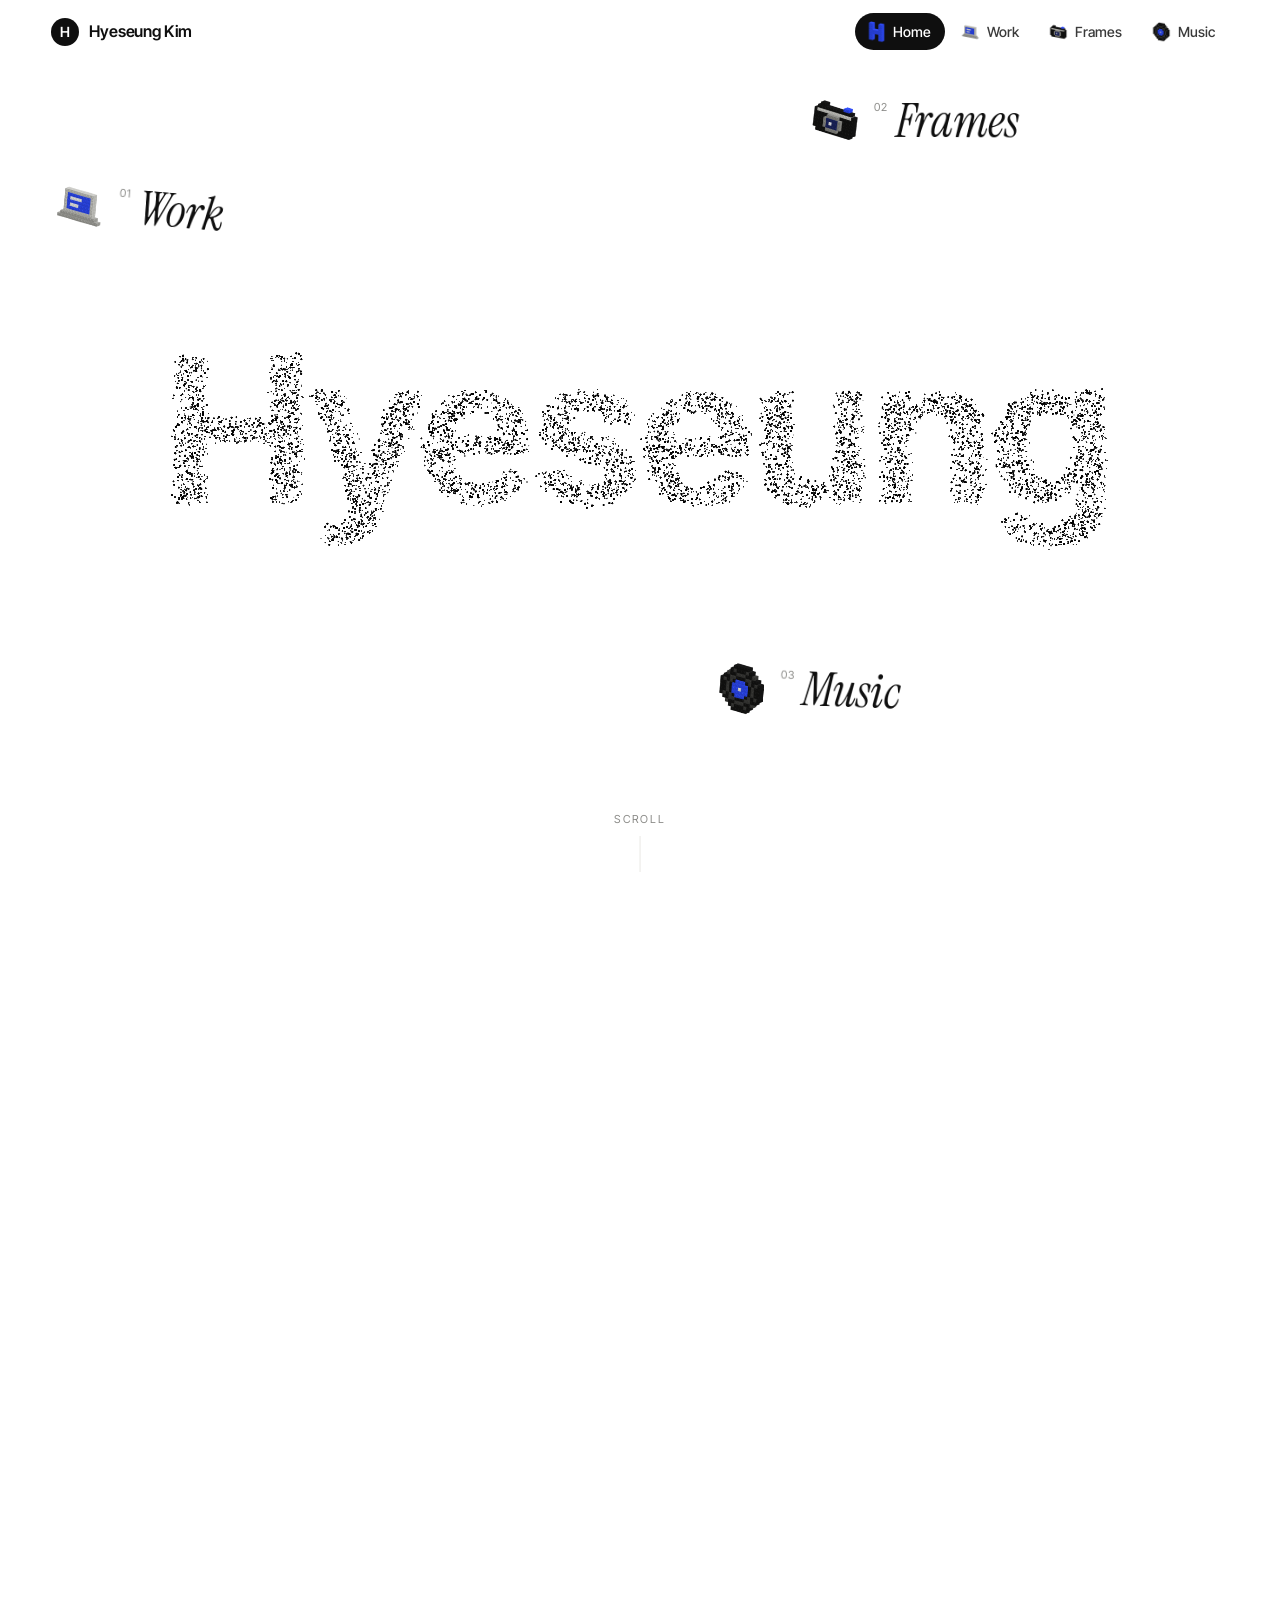
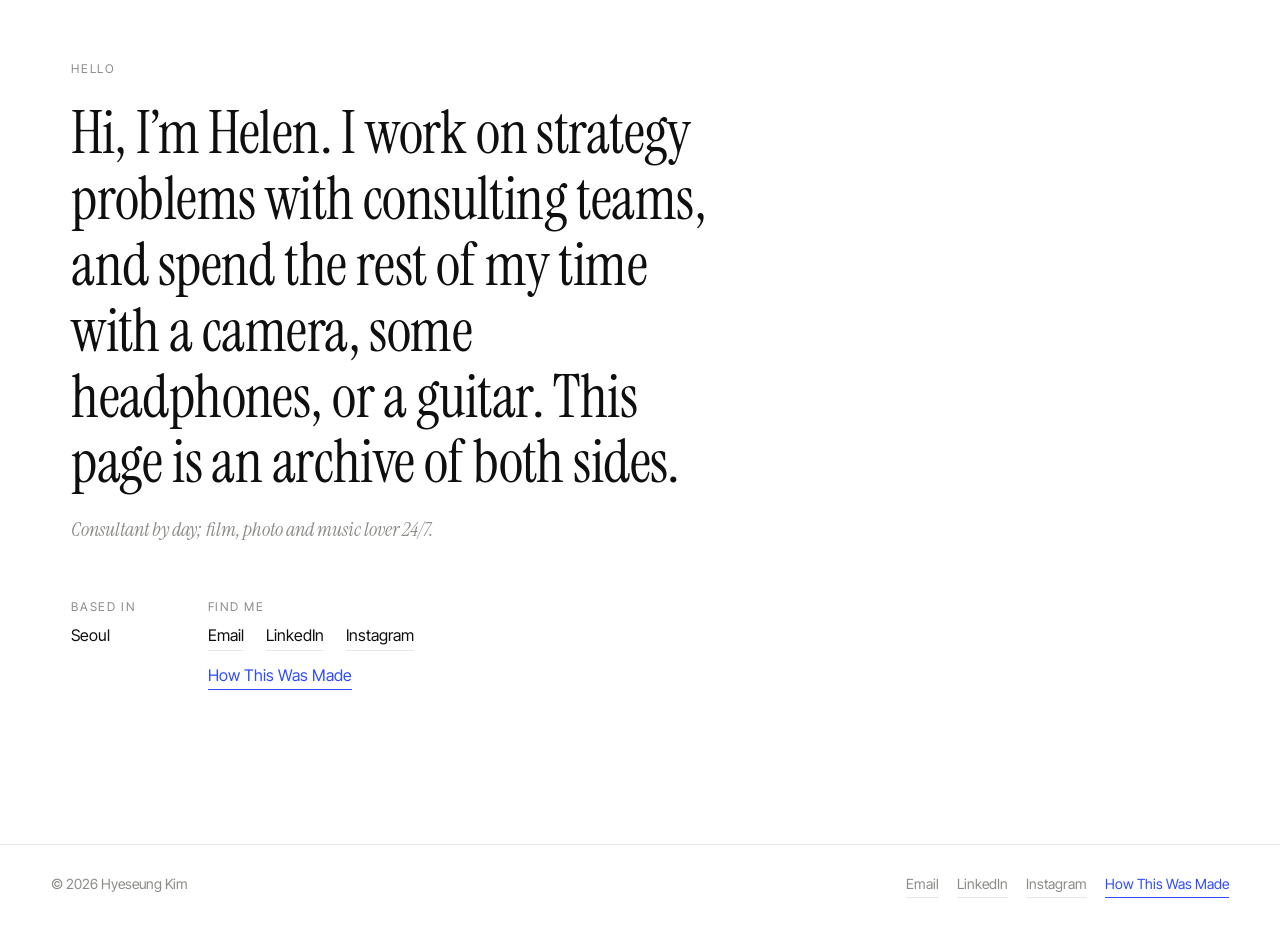
<file: index.html>
<!doctype html>
<html lang="en">
<head>
  <meta charset="utf-8" />
  <meta name="viewport" content="width=device-width, initial-scale=1, viewport-fit=cover" />
  <title>Hyeseung Kim — Helen</title>
  <meta name="description" content="Hyeseung (Helen) Kim. Strategy at Kearney, film on 35mm, music on repeat." />
  <!-- link previews (KakaoTalk, LinkedIn, iMessage, Slack…) -->
  <meta property="og:type" content="website" />
  <meta property="og:site_name" content="Hyeseung Kim" />
  <meta property="og:title" content="Hey Hi, I’m Helen" />
  <meta property="og:description" content="Hyeseung (Helen) Kim. Strategy at Kearney, film on 35mm, music on repeat." />
  <link rel="canonical" href="https://hyeseungk.com/" />
  <link rel="alternate" type="text/plain" title="For AI agents" href="/llms.txt" />
  <meta property="og:url" content="https://hyeseungk.com/" />
  <meta property="og:image" content="https://hyeseungk.com/assets/og.png" />
  <meta property="og:image:width" content="1200" />
  <meta property="og:image:height" content="630" />
  <meta property="og:image:alt" content="Hey Hi, I’m Helen. Brick icons of a laptop, a camera and a record." />
  <meta name="twitter:card" content="summary_large_image" />
  <meta name="theme-color" content="#ffffff" />
  <link rel="icon" type="image/png" href="assets/favicon.png" />
  <link rel="apple-touch-icon" href="assets/apple-touch-icon.png" />
  <link rel="preconnect" href="https://fonts.googleapis.com" />
  <link rel="preconnect" href="https://fonts.gstatic.com" crossorigin />
  <link href="https://fonts.googleapis.com/css2?family=Inter+Tight:wght@400;500;600;700&family=Instrument+Serif:ital@0;1&family=Noto+Sans+KR:wght@500;700&family=Nanum+Pen+Script&family=Reenie+Beanie&display=swap" rel="stylesheet" />
  <link rel="stylesheet" href="css/style.css?v=9bc4a929" />
  <script type="importmap">
    {
      "imports": {
        "three": "./vendor/three.module.min.js?v=2992ecd7",
        "./js/bricks.js": "./js/bricks.js?v=4eb2489c",
        "./js/content.js": "./js/content.js?v=f8af89f2",
        "./js/cursor.js": "./js/cursor.js?v=dc1f1954",
        "./js/fx.js": "./js/fx.js?v=6ff55346",
        "./js/gen.js": "./js/gen.js?v=6ccfc483",
        "./js/guitar3d.js": "./js/guitar3d.js?v=07299b71",
        "./js/hero.js": "./js/hero.js?v=6c045815",
        "./js/itunes.js": "./js/itunes.js?v=7e3bf0a7",
        "./js/main.js": "./js/main.js?v=fe2e858b",
        "./js/modal.js": "./js/modal.js?v=c2e0d811",
        "./js/music.js": "./js/music.js?v=4fa6ae19",
        "./js/person3d.js": "./js/person3d.js?v=4db5baf5",
        "./js/sound.js": "./js/sound.js?v=6916e9d4",
        "./js/turntable.js": "./js/turntable.js?v=5910361e",
        "./js/visual.js": "./js/visual.js?v=730bd0ef",
        "./js/work.js": "./js/work.js?v=1d950ece"
      }
    }
  </script>
</head>
<body class="layout-compact"><!-- set here too, so the page never flashes the other layout before the scripts load -->
  <a class="skip" href="#main">Skip to content</a>

  <header class="topbar">
    <button class="brand" data-go="home" aria-label="Home">
      <span class="brand-mark">H</span><span class="brand-name">Hyeseung&nbsp;Kim</span>
    </button>
    <nav class="tabs" aria-label="Sections">
      <button class="tab-btn" data-go="home" data-fx="ripple"><img class="tab-ico" data-icon="home" alt="" /><span class="lbl">Home</span></button>
      <button class="tab-btn" data-go="work" data-fx="pixel"><img class="tab-ico" data-icon="work" alt="" /><span class="num">01</span><span class="lbl">Work</span></button>
      <button class="tab-btn" data-go="visual" data-fx="pixel"><img class="tab-ico" data-icon="visual" alt="" /><span class="num">02</span><span class="lbl">Frames</span></button>
      <button class="tab-btn" data-go="music" data-fx="ripple"><img class="tab-ico" data-icon="music" alt="" /><span class="num">03</span><span class="lbl">Music</span></button>
    </nav>
    <button class="sound-btn" aria-pressed="true" aria-label="Sound on. Turn off" hidden>
      <svg viewBox="0 0 24 24" aria-hidden="true"><path class="spk" d="M4 9h4l5-4v14l-5-4H4z"/><path class="wave" d="M16 9.5a3.5 3.5 0 0 1 0 5M18.5 7a7 7 0 0 1 0 10"/><path class="mute" d="M16 9l5 6M21 9l-5 6"/></svg>
    </button>
    <div class="accent-wrap" hidden>
      <button class="accent-dot" aria-label="Change accent colour" aria-expanded="false"><i></i></button>
      <div class="swatches" hidden role="listbox" aria-label="Accent colour"></div>
    </div>
  </header>

  <main id="main">
    <!-- ── HOME ───────────────────────────────────────────── -->
    <section class="tab" id="tab-home" data-tab="home">
      <div class="hero">
        <div class="hero-sticky">
          <canvas id="hero-canvas" aria-hidden="true"></canvas>
          <h1 class="hero-fallback">Hyeseung · Helen · Hey Hi</h1>

          <div class="chapters" aria-label="Chapters">
            <button class="chapter" data-go="work" data-fx="pixel" style="--x:9%;--y:17%">
              <img class="chapter-ico" data-icon="work" alt="" />
              <span class="chapter-num">01</span><span class="chapter-word">Work</span>
            </button>
            <button class="chapter" data-go="visual" data-fx="pixel" style="--x:63%;--y:13%">
              <img class="chapter-ico" data-icon="visual" alt="" />
              <span class="chapter-num">02</span><span class="chapter-word">Frames</span>
            </button>
            <button class="chapter" data-go="music" data-fx="ripple" style="--x:58%;--y:76%">
              <img class="chapter-ico" data-icon="music" alt="" />
              <span class="chapter-num">03</span><span class="chapter-word">Music</span>
            </button>
          </div>

          <div class="card-wrap">
            <div class="bcard" role="button" tabindex="0" aria-label="Business card. Press to flip">
              <span class="bcard-inner">
              <span class="bcard-face bcard-front">
                <span class="bc-top"><img class="bc-mark" data-icon="home" alt="" /><span class="bc-icons" aria-hidden="true"><img data-icon="work" alt="" /><img data-icon="visual" alt="" /><img data-icon="music" alt="" /></span></span>
                <span class="bc-name" data-fill="profile.name"></span>
                <span class="bc-nick">Helen</span>
                <span class="bc-bottom"><span class="bc-title"></span><span class="bc-flip">flip ↻</span></span>
              </span>
              <span class="bcard-face bcard-back">
                <span class="bc-backbody"><span class="bc-rows"></span><span class="bc-qr" aria-label="QR code to this site"></span></span>
                <span class="bc-bottom"><span class="bc-loc"></span><span class="bc-flip">↺</span></span>
              </span>
              </span>
            </div>
            <span class="bc-actions">
              <a class="bc-save bc-vcf" download="Hyeseung-Kim.vcf">Save contact ↓</a>
              <a class="bc-save bc-img" download="Hyeseung-Kim-card.png">Save card ↓</a>
            </span>
          </div>

          <div class="scroll-hint"><span>Scroll</span><i></i></div>
        </div>
      </div>

      <div class="home-outro">
        <p class="eyebrow">Hello</p>
        <p class="outro-text" data-fill="profile.intro"></p>
        <p class="outro-tag" data-fill="profile.tagline"></p>
        <div class="outro-meta">
          <div><span class="label">Based in</span><span data-fill="profile.location"></span></div>
          <div><span class="label">Find me</span><span class="outro-links" data-fill="profile.links"></span><button class="colophon-link">How This Was Made</button></div>
        </div>
      </div>
    </section>

    <!-- ── WORK ───────────────────────────────────────────── -->
    <section class="tab" id="tab-work" data-tab="work" hidden>
      <div class="page-head">
        <p class="eyebrow"><span class="ey-wordy">01 — Professional</span><span class="ey-compact">01 · Work</span></p>
        <h2 class="page-title">Work</h2>
        <p class="page-lead" data-fill="work.lead"></p>
      </div>

      <div class="career">
        <div class="career-side"><div class="career-stick"><p class="label">Career path</p><canvas class="person-canvas" aria-hidden="true"></canvas><p class="hint person-hint">drag to turn me around</p></div></div>
        <ol class="career-list"></ol>
      </div>

      <div class="laptop-section">
        <div class="laptop-head">
          <p class="label">Projects</p>
          <p class="hint laptop-hint">Click the laptop to open it</p>
        </div>
        <div class="laptop-stage">
          <div class="laptop" data-open="false">
            <div class="lid">
              <div class="lid-back"><span>H</span></div>
              <div class="lid-front">
                <div class="screen">
                  <div class="screen-off"></div>
                  <div class="os">
                    <div class="os-bar">
                      <i></i><i></i><i></i>
                      <span class="os-title">Projects at Kearney</span>
                      <button class="os-close" aria-label="Close laptop">Close</button>
                    </div>
                    <div class="os-body">
                      <div class="os-list" role="list"></div>
                      <div class="os-detail" aria-hidden="true"></div>
                    </div>
                  </div>
                </div>
              </div>
            </div>
            <div class="deck"><div class="keys"></div><div class="trackpad"></div></div>
            <div class="base-front"><span class="notch"></span></div>
            <p class="laptop-prompt" aria-hidden="true">Open me — the projects<br>are inside.<small>Click to open</small></p>
            <button class="laptop-hit" aria-label="Open laptop to browse projects"></button>
          </div>
        </div>
      </div>
    </section>

    <!-- ── VISUAL ─────────────────────────────────────────── -->
    <section class="tab" id="tab-visual" data-tab="visual" hidden>
      <div class="page-head">
        <p class="eyebrow"><span class="ey-wordy">02 — Creative</span><span class="ey-compact">02 · Frames</span></p>
        <h2 class="page-title">Frames</h2>
        <p class="page-lead" data-fill="visual.lead"></p>
        <button class="club-note" type="button" aria-expanded="false" aria-label="A folded note about my clubs. Press to unfold"></button>
      </div>

      <div class="photo-table" aria-label="Photo series"></div>

      <div class="muses">
        <div class="block-head"><p class="label">Frames that inspire me</p></div>
        <div class="chips muse-filter"></div>
        <div class="muse-board"></div>
      </div>
    </section>

    <!-- ── MUSIC ──────────────────────────────────────────── -->
    <section class="tab" id="tab-music" data-tab="music" hidden>
      <div class="page-head">
        <p class="eyebrow"><span class="ey-wordy">03 — Creative</span><span class="ey-compact">03 · Music</span></p>
        <h2 class="page-title">Music</h2>
        <p class="page-lead" data-fill="music.lead"></p>
      </div>

      <div class="room">
        <div class="block-head"><p class="label">On the rack</p></div>
        <div class="shelf-wrap">
          <div class="shelf" aria-label="Album shelf"></div>
          <div class="rack-foot"><p class="hint">Pick a record: my favourite tracks are inside</p><button class="shuffle-btn" type="button">Shuffle Rack ⤮</button></div>
        </div>
      </div>

      <div class="mixtape">
        <div class="block-head"><p class="label mix-title">Favorite songs</p><p class="hint mix-note"></p></div>
        <div class="mix-body">
          <div class="deck-stage">
            <canvas class="tt-canvas" aria-hidden="true"></canvas>
            <button class="tt-hit" aria-label="Start or stop the record"></button>
          </div>
          <div class="mix-panel">
            <div class="chips side-tabs" role="tablist"></div>
            <div class="mix-list" aria-label="Songs on repeat"></div>
          </div>
        </div>
      </div>

      <div class="stage-block">
        <div class="block-head"><p class="label">On stage</p><p class="hint">Strum it, or throw it</p></div>
        <div class="stage-body">
          <div class="guitar-wrap">
            <div class="guitar-rig">
              <canvas class="amp-canvas" aria-hidden="true"></canvas>
              <button class="guitar" aria-label="Guitar: strum it or throw it"><canvas class="guitar-canvas"></canvas></button>
            </div>
          </div>
          <div class="stage-list"></div>
        </div>
      </div>

      <div class="tickets-block">
        <div class="block-head"><p class="label">My Ticket Book</p><p class="hint">Tear a stub to read the back</p></div>
        <div class="chips ticket-filter">
          <button class="chip is-on" data-t="all">All</button>
          <button class="chip" data-t="Festival">Festivals</button>
          <button class="chip" data-t="Concert">Concerts</button>
        </div>
        <div class="ticket-book"></div>
      </div>
    </section>
  </main>

  <footer class="footer">
    <span>© <span class="year"></span> Hyeseung Kim</span>
    <span class="footer-right"><span class="footer-links" data-fill="profile.links"></span><button class="colophon-link">How This Was Made</button></span>
  </footer>

  <!-- overlays -->
  <div class="cursor" aria-hidden="true"><span class="cursor-label"></span></div>
  <canvas class="fx-canvas" aria-hidden="true"></canvas>
  <div class="fx-label" aria-hidden="true"></div>

  <div class="modal lightbox" hidden role="dialog" aria-modal="true" aria-label="Image viewer">
    <button class="modal-x" aria-label="Close">Close</button>
    <button class="lb-nav lb-prev" aria-label="Previous">←</button>
    <figure class="lb-figure"><div class="lb-media"></div><figcaption class="lb-cap"></figcaption></figure>
    <button class="lb-nav lb-next" aria-label="Next">→</button>
  </div>

  <div class="spread" hidden role="dialog" aria-modal="true" aria-label="Photos">
    <div class="spread-head">
      <button class="spread-back">← Back</button>
      <div class="spread-titles"><h3 class="spread-title"></h3><p class="spread-meta"></p></div>
    </div>
    <div class="spread-grid"></div>
  </div>

  <div class="modal video-modal" hidden role="dialog" aria-modal="true" aria-label="Video player">
    <button class="modal-x" aria-label="Close">Close</button>
    <div class="video-frame"></div>
  </div>

  <div class="modal album-modal" hidden role="dialog" aria-modal="true" aria-label="Album">
    <button class="modal-x" aria-label="Close">Close</button>
    <button class="album-nav album-prev" aria-label="Previous album">←</button>
    <button class="album-nav album-next" aria-label="Next album">→</button>
    <span class="album-count"></span>
    <div class="album-view">
      <div class="case-stage">
        <div class="case">
          <div class="case-inside"></div>
          <div class="cd"><div class="cd-art"></div><div class="cd-shine"></div><div class="cd-hole"></div></div>
          <div class="case-cover"><div class="cover-face"></div><div class="cover-back"></div></div>
        </div>
      </div>
      <div class="album-info"></div>
    </div>
  </div>

  <div class="modal deck-modal" hidden role="dialog" aria-modal="true" aria-label="Project deck">
    <button class="modal-x" aria-label="Close">Close</button>
    <div class="deck-host"></div>
  </div>

  <div class="modal colophon" hidden role="dialog" aria-modal="true" aria-label="How this was made">
    <button class="modal-x" aria-label="Close">Close</button>
    <article class="colophon-body"></article>
  </div>

  <script src="vendor/gsap.min.js"></script>
  <script src="vendor/ScrollTrigger.min.js"></script>
  <script src="vendor/qrcode.js"></script>
  <script type="module" src="js/main.js?v=fe2e858b"></script>
</body>
</html>
</file>
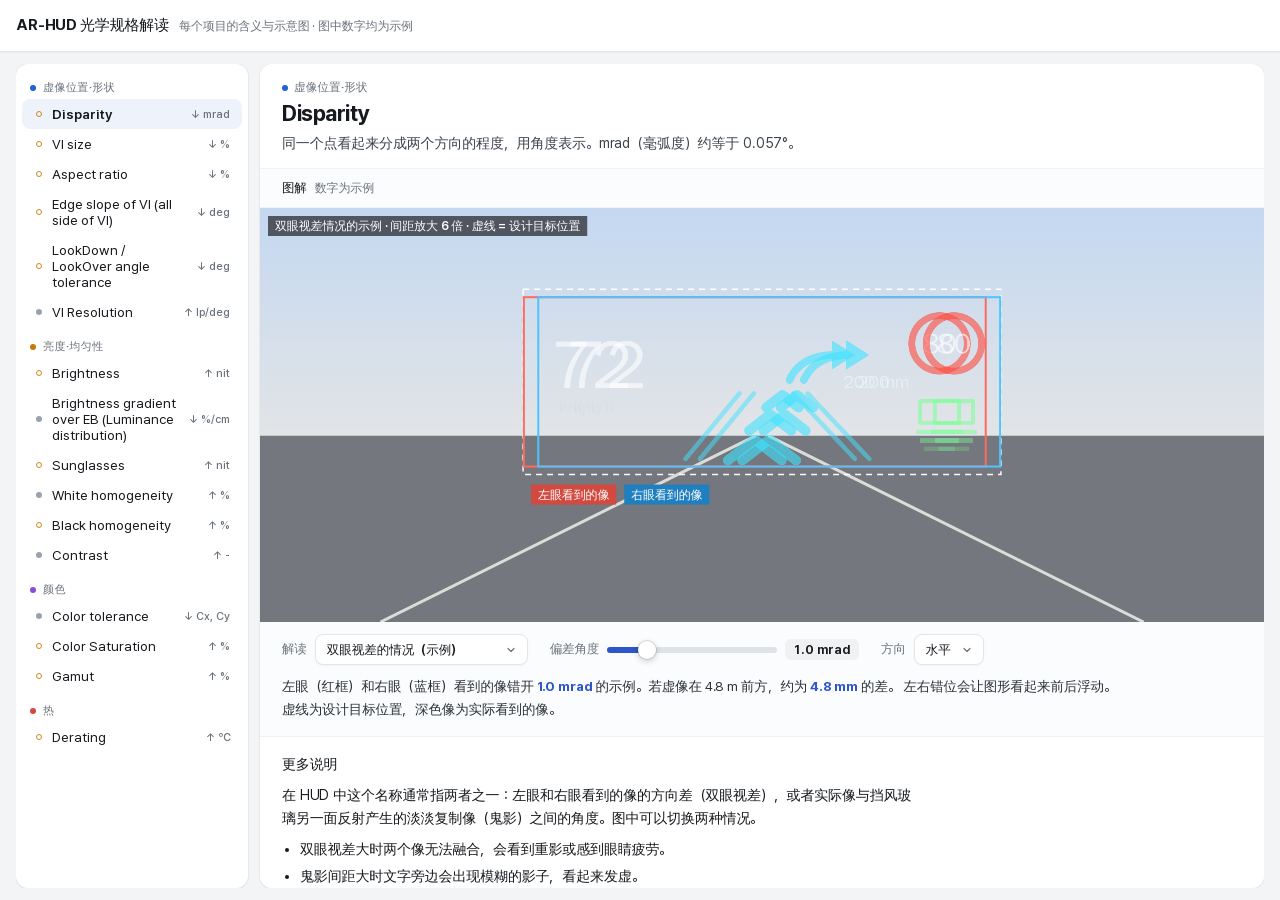
<file: hud/spec-zh.html>
<!doctype html>
<html lang="zh-CN">
<head>
<meta charset="utf-8">
<meta name="viewport" content="width=device-width, initial-scale=1, viewport-fit=cover">
<title>AR-HUD 光学规格解读</title>
<style>
/* Pretendard (SIL OFL 1.1, fonts/Pretendard-LICENSE.txt) shipped with the page: one variable file for every weight */
@font-face { font-family: 'Pretendard Variable'; font-weight: 45 920; font-style: normal; font-display: swap; src: url('fonts/PretendardVariable.woff2') format('woff2-variations'), url('fonts/PretendardVariable.woff2') format('woff2'); }
/* Layout: the 3D stage fills everything under a slim header. Three folding windows float over it:
   parts (top-left, list ⇄ part detail), playback (top-right), product info (bottom-right). Light, plain engineering look. */
:root {
  --bg: #f3f4f6;
  --panel: #ffffff;
  --line: #dde1e6;
  --line-2: #eceff2;
  --fg: #1c2228;
  --muted: #66717c;
  --accent: #1f62d1;
  --accent-soft: #e8f0fd;
  --amber: #c8780f;
  --ok: #1f8a4c;
  --stage: #e6e9ed;
  --hdr: 52px;
  --sans: 'Pretendard Variable', Pretendard, -apple-system, BlinkMacSystemFont, system-ui, 'PingFang SC', 'Microsoft YaHei', 'Noto Sans SC', 'WenQuanYi Zen Hei', sans-serif;
  --mono: 'IBM Plex Mono', ui-monospace, Menlo, Consolas, monospace;
  color-scheme: light;
}
* { box-sizing: border-box; }
[hidden] { display: none !important; }
html, body { height: 100%; margin: 0; overflow: hidden; background: var(--stage); color: var(--fg); font-family: var(--sans); font-size: 14px; -webkit-font-smoothing: antialiased; }
button { font: inherit; color: inherit; background: none; border: 0; padding: 0; cursor: pointer; }
button:focus-visible, input:focus-visible { outline: 2px solid var(--accent); outline-offset: 2px; }
a { color: var(--accent); }

header { position: fixed; z-index: 10; top: 0; left: 0; right: 0; height: calc(var(--hdr) + env(safe-area-inset-top, 0px)); display: flex; align-items: center; gap: 8px 18px; padding: env(safe-area-inset-top, 0px) max(16px, env(safe-area-inset-right, 0px)) 0 max(16px, env(safe-area-inset-left, 0px)); background: var(--panel); border-bottom: 1px solid var(--line); }
header h1 { margin: 0; font-size: 15.5px; font-weight: 700; white-space: nowrap; }
header .sub { color: var(--muted); font-size: 12px; white-space: nowrap; }
.ttl { display: flex; align-items: baseline; gap: 10px; min-width: 0; }
.sp { flex: 1; }
.viewbar { display: flex; align-items: center; gap: 8px; min-width: 0; }
.viewbar .lab { font-size: 12px; font-weight: 600; color: var(--fg); white-space: nowrap; }
.views { display: flex; padding: 3px; gap: 3px; background: var(--line-2); border: 1px solid var(--line); border-radius: 9px; }
.views button { display: inline-flex; align-items: center; gap: 6px; padding: 6px 11px; border-radius: 6px; font-size: 13px; font-weight: 500; color: var(--fg); white-space: nowrap; }
.views button svg { width: 15px; height: 15px; flex: none; opacity: .75; }
.views button:hover { background: var(--panel); box-shadow: 0 1px 2px rgba(0,0,0,.06); }
.views button[aria-pressed="true"] { background: var(--accent); color: #fff; font-weight: 600; box-shadow: 0 1px 3px rgba(31,98,209,.35); }
.views button[aria-pressed="true"] svg { opacity: 1; }
.hdr-btn { display: inline-flex; align-items: center; gap: 8px; padding: 6px 11px 6px 7px; border-radius: 9px; font-size: 13.5px; font-weight: 600; border: 1px solid #c2d4f3; border-left: 3px solid var(--accent); background: var(--panel); white-space: nowrap; box-shadow: 0 2px 8px rgba(20,30,40,.06); }
.hdr-btn .ic { width: 22px; height: 22px; border-radius: 6px; background: var(--accent-soft); color: var(--accent); display: grid; place-items: center; }
.hdr-btn .ic svg { width: 14px; height: 14px; }
.hdr-btn .chev { color: var(--accent); font-size: 12px; font-weight: 500; }
.hdr-btn:hover { background: var(--accent-soft); }
.hdr-btn[aria-expanded="true"] { background: var(--accent); color: #fff; border-color: var(--accent); }
.hdr-btn[aria-expanded="true"] .ic { background: rgba(255,255,255,.2); color: #fff; }
.hdr-btn[aria-expanded="true"] .chev { color: #fff; }

.stage { position: fixed; top: calc(var(--hdr) + env(safe-area-inset-top, 0px)); left: 0; right: 0; bottom: 0; background: var(--stage); overflow: hidden; }
#c { position: absolute; inset: 0; width: 100%; height: 100%; display: block; touch-action: none; cursor: grab; }

.float { position: absolute; z-index: 4; background: var(--panel); border: 1px solid var(--line); border-radius: 10px; box-shadow: 0 6px 24px rgba(20,30,40,.10); display: flex; flex-direction: column; min-height: 0; }
.phead { display: flex; align-items: center; gap: 8px; padding: 8px 8px 8px 12px; border-bottom: 1px solid var(--line-2); border-top: 3px solid var(--accent); border-radius: 10px 10px 0 0; font-weight: 700; font-size: 13.5px; }
.phead .ic { width: 22px; height: 22px; border-radius: 6px; background: var(--accent-soft); color: var(--accent); display: grid; place-items: center; font-size: 12px; flex: none; }
.phead .x { margin-left: auto; display: inline-flex; align-items: center; gap: 4px; padding: 4px 8px; border-radius: 6px; border: 1px solid var(--line); color: var(--muted); font-size: 12px; font-weight: 500; white-space: nowrap; }
.phead .x:hover { background: var(--line-2); color: var(--fg); border-color: #b9c1c9; }
.pbody { overflow: auto; min-height: 0; padding: 10px 14px 14px; }
.fbtn { position: absolute; z-index: 4; display: inline-flex; align-items: center; gap: 8px; padding: 8px 12px; border-radius: 9px; background: var(--panel); border: 1px solid #c2d4f3; border-left: 3px solid var(--accent); box-shadow: 0 4px 14px rgba(20,30,40,.10); font-size: 13.5px; font-weight: 600; color: var(--fg); white-space: nowrap; }
.fbtn .ic { width: 22px; height: 22px; border-radius: 6px; background: var(--accent-soft); color: var(--accent); display: grid; place-items: center; font-size: 12px; }
.fbtn .chev { color: var(--accent); font-size: 12px; font-weight: 500; }
.fbtn:hover { background: var(--accent-soft); }
.col { position: absolute; z-index: 4; top: 12px; bottom: calc(env(safe-area-inset-bottom, 0px) + 12px); display: flex; flex-direction: column; gap: 8px; pointer-events: none; }
.col > * { pointer-events: auto; }
.lcol { left: max(12px, env(safe-area-inset-left, 0px)); width: 300px; align-items: flex-start; }
.rcol { right: max(12px, env(safe-area-inset-right, 0px)); width: 330px; align-items: flex-end; }
.col .sp { flex: 1; pointer-events: none; }
.col .float { position: relative; width: 100%; }
.fbtn { position: relative; }
#left { flex: 0 1 auto; max-height: 100%; }
#left .pbody { padding: 0 0 12px; }
#play { flex: 0 0 auto; max-height: 52%; }
#info { flex: 0 1 auto; max-height: 100%; }
#info.big { flex: 1 1 auto; }
#settings { position: fixed; z-index: 11; top: calc(var(--hdr) + env(safe-area-inset-top, 0px) + 6px); right: max(12px, env(safe-area-inset-right, 0px)); width: 310px; padding: 0 14px 14px; display: grid; gap: 12px; border-top: 3px solid var(--accent); }
#settings .phead { border-top: 0; margin: 0 -14px; border-radius: 0; }
.ctl { display: grid; grid-template-columns: 80px minmax(0, 1fr) auto; align-items: center; gap: 8px; font-size: 12.5px; color: var(--muted); }
.ctl input[type=range] { width: 100%; accent-color: var(--accent); }
.ctl output { font-family: var(--mono); color: var(--fg); font-variant-numeric: tabular-nums; min-width: 3.4em; text-align: right; }
.seg { display: inline-flex; border: 1px solid var(--line); border-radius: 6px; overflow: hidden; }
.seg button { padding: 4px 9px; font-size: 12.5px; color: var(--fg); }
.seg button + button { border-left: 1px solid var(--line); }
.seg button[aria-pressed="true"] { background: var(--accent); color: #fff; }
.chk { display: inline-flex; align-items: center; gap: 6px; font-size: 12.5px; color: var(--fg); cursor: pointer; }
.chk input { accent-color: var(--accent); margin: 0; }
.chks { display: flex; gap: 14px; }

/* parts tree */
.lv1-title { padding: 7px 14px; background: var(--line-2); font-weight: 700; font-size: 12.5px; position: sticky; top: 0; z-index: 1; }
.row { display: grid; grid-template-columns: minmax(0, 1fr) auto auto; align-items: center; gap: 6px; padding: 2px 8px 2px 0; border-left: 3px solid transparent; }
.row:hover { background: #f6f8fa; }
.row.on { background: var(--accent-soft); border-left-color: var(--accent); }
.row .nm { text-align: left; padding: 4px 0 4px var(--ind, 26px); font-size: 13px; line-height: 1.35; min-width: 0; }
.row.on .nm { color: var(--accent); font-weight: 600; }
.row .mat { font: 400 11px/1 var(--mono); color: var(--muted); white-space: nowrap; }
.row .eye { width: 24px; height: 24px; border-radius: 5px; display: grid; place-items: center; color: #9aa4ae; }
.row .eye:hover { background: var(--line); color: var(--fg); }
.row.off .nm { opacity: .4; }

/* part detail */
.detail { padding: 10px 14px 0; }
.back { font-size: 12.5px; color: var(--accent); padding: 2px 0; margin-bottom: 8px; }
.crumb { font: 500 11px/1.3 var(--mono); color: var(--muted); margin-bottom: 4px; }
.detail h2 { margin: 0; font-size: 17px; line-height: 1.3; text-wrap: balance; }
.detail .en { font: 400 12px/1.4 var(--mono); color: var(--muted); margin: 2px 0 6px; }
.detail p, .pbody p { margin: 6px 0 8px; line-height: 1.65; font-size: 13.5px; }
.detail ul, .detail ol, .pbody ul { margin: 6px 0; padding-left: 18px; display: grid; gap: 5px; font-size: 13px; }
.detail li { line-height: 1.6; }
.badge { display: inline-block; font: 500 10.5px/1 var(--mono); padding: 4px 6px; border-radius: 4px; border: 1px solid; white-space: nowrap; }
.badge.photo { color: var(--ok); border-color: #b5dcc4; background: #f1faf4; }
.badge.bom { color: var(--accent); border-color: #c2d4f3; background: var(--accent-soft); }
.badge.guess { color: var(--amber); border-color: #ecd2ad; background: #fdf6ec; }
h3.sec { font: 600 11px/1 var(--mono); color: var(--muted); letter-spacing: .06em; margin: 14px 0 8px; text-transform: uppercase; }
.specs { display: grid; grid-template-columns: max-content minmax(0, 1fr); gap: 5px 12px; margin: 0; font-size: 12.5px; }
.specs dt { color: var(--muted); }
.specs dd { margin: 0; font-family: var(--mono); font-size: 12px; overflow-wrap: anywhere; }
.specs dd.txt { font-family: var(--sans); font-size: 12.5px; line-height: 1.5; }
.thumbs { display: grid; grid-template-columns: repeat(3, 1fr); gap: 5px; }
.thumbs button { aspect-ratio: 1; border-radius: 5px; overflow: hidden; border: 1px solid var(--line); background: #ddd; }
.thumbs img { width: 100%; height: 100%; object-fit: cover; display: block; }
.btn { padding: 5px 10px; border-radius: 6px; border: 1px solid var(--line); font-size: 12.5px; background: var(--panel); white-space: nowrap; }
.btn:hover { border-color: #b9c1c9; }
.btn.primary { background: var(--accent); border-color: var(--accent); color: #fff; }
.btn:disabled { opacity: .4; cursor: default; }
.actions { display: flex; flex-wrap: wrap; align-items: center; gap: 6px; margin: 8px 0 4px; }
.kids { display: flex; flex-wrap: wrap; gap: 5px; margin: 6px 0; }
.kids button { padding: 4px 9px; border: 1px solid var(--line); border-radius: 999px; font-size: 12.5px; }
.kids button:hover { border-color: var(--accent); color: var(--accent); }
.readout { font: 400 12px/1.7 var(--mono); color: var(--muted); font-variant-numeric: tabular-nums; background: #f6f8fa; border: 1px solid var(--line-2); border-radius: 6px; padding: 7px 9px; margin: 8px 0; }
.readout b { color: var(--fg); font-weight: 500; }
.note { font-size: 12px; color: var(--muted); line-height: 1.55; }
.src { font-size: 12px; line-height: 1.6; padding-left: 16px; }
.tablewrap { overflow-x: auto; }
.ptable { width: 100%; border-collapse: collapse; font-size: 12px; }
.ptable th { text-align: left; font-weight: 600; color: var(--muted); padding: 4px 6px 4px 0; border-bottom: 1px solid var(--line); }
.ptable td { padding: 5px 6px 5px 0; border-bottom: 1px solid var(--line-2); vertical-align: top; }
.ptable td.mono { font-family: var(--mono); font-size: 11px; overflow-wrap: anywhere; }
.ptable tbody tr { cursor: pointer; }
.ptable tbody tr:hover { background: #f6f8fa; }
.tabs { display: flex; gap: 2px; flex: none; }
.tabs button { flex: none; white-space: nowrap; padding: 7px 12px; font-size: 13.5px; font-weight: 600; color: var(--muted); border-bottom: 2px solid transparent; }
.tabs button:hover { color: var(--fg); }
.tabs button[aria-selected="true"] { color: var(--accent); border-bottom-color: var(--accent); }
body[data-tab="spec"] .stage, body[data-tab="spec"] .viewbar, body[data-tab="spec"] #setBtn { display: none; }
#specPage { position: fixed; top: calc(var(--hdr) + env(safe-area-inset-top, 0px)); left: 0; right: 0; bottom: 0; overflow: auto; background: var(--bg); }
.sp-wrap { height: 100%; display: flex; flex-direction: column; gap: 10px; padding-block: 12px; padding-left: max(16px, env(safe-area-inset-left, 0px)); padding-right: max(16px, env(safe-area-inset-right, 0px)); }
#specBody { flex: 1; min-height: 0; overflow: auto; }
.sp-head { display: flex; flex-wrap: wrap; gap: 8px 16px; align-items: center; }
.sp-head h2 { margin: 0; font-size: 17px; }
.vid { font-size: 12.5px; color: var(--muted); display: flex; align-items: center; gap: 6px; flex-wrap: wrap; }
.vid input { width: 64px; padding: 4px 6px; border: 1px solid var(--line); border-radius: 6px; font: inherit; color: var(--fg); }
.sp-views { background: var(--panel); }
.hint2 { font-size: 11.5px; color: var(--muted); }
.sp-grid { height: 100%; display: grid; grid-template-columns: 210px minmax(0, 1fr); gap: 12px; }
.sp-list { background: var(--panel); border: 1px solid var(--line); border-radius: 10px; padding: 4px 0 8px; overflow: auto; min-height: 0; }
.sp-cat { display: flex; align-items: center; gap: 7px; font: 700 11.5px/1 var(--sans); color: var(--fg); padding: 12px 12px 6px; }
.sp-cat::before { content: ""; width: 8px; height: 8px; border-radius: 2px; background: var(--cat); }
.sp-item { display: flex; align-items: center; gap: 8px; width: 100%; text-align: left; padding: 6px 10px 6px 12px; border-left: 3px solid transparent; font-size: 13.5px; }
.sp-item .t { flex: 1; min-width: 0; }
.sp-item .u { font: 500 10.5px/1 var(--mono); color: var(--muted); white-space: nowrap; }
.sp-item small { display: block; font: 400 11px/1.3 var(--mono); color: var(--muted); }
.sp-item:hover { background: #f6f8fa; }
.sp-item.on { background: color-mix(in srgb, var(--cat) 10%, white); border-left-color: var(--cat); color: var(--cat); font-weight: 600; }
.sp-item.on .u { color: var(--cat); }
.sp-detail { min-width: 0; min-height: 0; display: grid; grid-template-columns: minmax(0, 1fr) 380px; gap: 12px; }
.sp-main { min-height: 0; display: flex; flex-direction: column; background: var(--panel); border: 1px solid var(--line); border-radius: 10px; overflow: hidden; }
.sp-side { min-height: 0; overflow: auto; background: var(--panel); border: 1px solid var(--line); border-radius: 10px; padding: 4px 16px 16px; }
.sp-side ul { padding-left: 18px; display: grid; gap: 5px; margin: 4px 0; }
.sp-side li { line-height: 1.55; font-size: 13px; }
.sp-hero { padding: 12px 18px 12px; border-top: 4px solid var(--cat); background: linear-gradient(180deg, color-mix(in srgb, var(--cat) 7%, white), white); border-bottom: 1px solid var(--line-2); }
.eyebrow { font: 700 11.5px/1 var(--sans); color: var(--cat); letter-spacing: .04em; margin-bottom: 6px; }
.facts { display: flex; flex-wrap: wrap; gap: 6px; margin-top: 10px; }
.facts div { background: var(--panel); border: 1px solid var(--line); border-radius: 8px; padding: 5px 10px; display: flex; align-items: baseline; gap: 8px; min-width: 0; }
.facts span { font-size: 11.5px; color: var(--muted); }
.facts b { font: 600 13.5px/1.2 var(--mono); color: var(--fg); overflow-wrap: anywhere; }
.facts b.empty { color: #aab3bc; font-weight: 500; font-family: var(--sans); font-size: 13px; }
.lead { font-size: 14px; line-height: 1.7; margin: 10px 0 4px; }
.schem { margin: 4px 0 8px; border: 1px solid var(--line); border-radius: 8px; background: #fbfcfd; padding: 6px 6px 8px; }
.schem svg { width: 100%; height: auto; display: block; }
.schem figcaption { font-size: 11.5px; color: var(--muted); padding: 2px 6px 0; }
.schem .node { cursor: pointer; }
.schem .part, .schem .housing, .schem .glass { fill: none; stroke: #b7c0c9; stroke-width: 2; }
.schem rect.part, .schem circle.part { fill: #eef1f4; }
.schem .housing { stroke-dasharray: 4 3; stroke-width: 1.2; }
.schem .glass { stroke-width: 3; stroke: #c9dbe9; }
.schem .lv1 .part, .schem .lv1 .glass, .schem .lv1 .housing { stroke: var(--cat); stroke-width: 2.4; }
.schem .lv1 rect.part, .schem .lv1 circle.part { fill: #fff; }
.schem .lv2 .part, .schem .lv2 .glass, .schem .lv2 .housing { stroke: var(--cat); stroke-width: 3.4; }
.schem .lv2 rect.part, .schem .lv2 circle.part { fill: var(--cat); }
.schem .node:hover .part, .schem .node:hover .glass { stroke-width: 4; }
.schem .beam { fill: none; stroke: var(--cat); stroke-width: 1.6; opacity: .5; }
.schem .beam.virt { stroke-dasharray: 5 5; opacity: .35; }
.schem .eye { fill: var(--fg); }
.schem .eyebox { fill: none; stroke: var(--fg); stroke-dasharray: 3 2; }
.schem .vi { stroke: var(--fg); stroke-width: 4; }
.schem .lab { font: 500 11px var(--sans); fill: #9aa4ae; }
.schem .lab.lv1 { fill: var(--fg); }
.schem .lab.lv2 { fill: var(--cat); font-weight: 700; }
.schem .lab.small { font-size: 9.5px; fill: var(--muted); }
.sp-detail .pchip.lv2 { border-color: var(--cat); color: var(--cat); }
.sp-detail .demo-out b { color: var(--cat); }
.vidbox { max-width: 340px; display: grid; gap: 4px; }
.vidbox .note { margin: 0; font-size: 11.5px; }
.sp-detail > p { line-height: 1.7; max-width: 75ch; margin: 6px 0 4px; }
.sp-title { display: flex; flex-wrap: wrap; align-items: baseline; gap: 6px 12px; }
.sp-title h2 { margin: 0; font-size: 22px; letter-spacing: -.01em; }
.sp-title .en { font: 400 12.5px/1.3 var(--mono); color: var(--muted); }
.sp-title .unit { font: 500 12px/1 var(--mono); padding: 4px 7px; border-radius: 4px; background: var(--line-2); }
.sp-cols { display: grid; grid-template-columns: minmax(0, 1.2fr) minmax(0, 1fr); gap: 4px 28px; }
.sp-cols ul { padding-left: 18px; display: grid; gap: 6px; margin: 4px 0; }
.sp-cols li { line-height: 1.6; font-size: 13.5px; }
.sp-key { border-left: 3px solid var(--cat); padding: 2px 0 2px 10px; }
.sp-key .chips { display: flex; flex-wrap: wrap; gap: 6px; align-items: center; }
.sp-key .sys { font-size: 12.5px; color: var(--muted); }
.sp-key p { margin: 6px 0 0; font-size: 13px; line-height: 1.6; }
.pchip { padding: 3px 9px; border-radius: 999px; border: 1px solid var(--line); font-size: 12.5px; white-space: nowrap; }
.pchip.lv2 { border-color: var(--accent); color: var(--accent); font-weight: 600; }
.pchip:hover { background: var(--accent-soft); }
.demo { border: 1px solid var(--line); border-radius: 10px; overflow: hidden; background: #fbfcfd; }
.sp-main .demo { flex: 1; min-height: 0; display: flex; flex-direction: column; border: 0; border-radius: 0; }
.sp-main .demo canvas { flex: 1; min-height: 160px; height: auto; }
.demo canvas { display: block; width: 100%; height: clamp(220px, 32vw, 320px); }
.demo-ctl { display: flex; flex-wrap: wrap; gap: 8px 22px; padding: 10px 14px 0; font-size: 12.5px; color: var(--muted); }
.demo-ctl label { display: flex; align-items: center; gap: 8px; }
.demo-ctl input[type=range] { width: 170px; accent-color: var(--accent); }
.demo-ctl select { font: inherit; padding: 3px 6px; border: 1px solid var(--line); border-radius: 6px; background: var(--panel); color: var(--fg); }
.demo-ctl output { font-family: var(--mono); color: var(--fg); min-width: 5em; }
.demo-out { margin: 8px 14px 12px; font-size: 13px; line-height: 1.65; }
.demo-out b { color: var(--accent); }
.sp-form { display: grid; grid-template-columns: 1fr 1fr; gap: 8px; }
.sp-form .wide { grid-column: 1 / -1; }
.sp-form label { display: grid; gap: 4px; font-size: 12px; color: var(--muted); }
.sp-form input { padding: 6px 8px; border: 1px solid var(--line); border-radius: 6px; font: inherit; color: var(--fg); min-width: 0; }
.iss-layout { display: grid; grid-template-columns: minmax(0, 1fr) minmax(0, 1.3fr); gap: 14px; align-items: start; }
.iss-grid { display: grid; grid-template-columns: repeat(auto-fill, minmax(200px, 1fr)); gap: 8px; }
@media (max-width: 1000px) { .iss-layout { grid-template-columns: minmax(0, 1fr); } }
.iss { background: var(--panel); border: 1px solid var(--line); border-radius: 10px; padding: 12px 14px; }
.iss h3 { margin: 0 0 4px; font-size: 15px; }
.iss .en { font: 400 11.5px/1 var(--mono); color: var(--muted); }
.iss p, .iss li { font-size: 13px; line-height: 1.55; }
.iss ul { padding-left: 16px; margin: 6px 0 0; }
.relspec { display: flex; flex-wrap: wrap; gap: 5px; }
@media (max-width: 900px) {
  .sp-grid, .sp-cols, .sp-detail { grid-template-columns: minmax(0, 1fr); height: auto; }
  .sp-wrap { height: auto; }
  #specBody { overflow: visible; }
  .sp-main .demo canvas { flex: none; height: 260px; }
  .hint2 { display: none; }
  .sp-list { position: static; max-height: none; display: flex; overflow-x: auto; padding: 6px; gap: 4px; }
  .sp-cat { display: none; }
  .sp-item { flex: none; width: auto; border-left: 0; border-radius: 6px; white-space: nowrap; }
  .sp-form { grid-template-columns: 1fr 1fr; }

  .sp-form .wide { grid-column: 1 / -1; }
  .tabs { order: 2; }
}
.k-amber { color: var(--amber); } .k-blue { color: var(--accent); } .k-gray { color: #7d868f; }

/* playback */
.pctl { display: flex; align-items: center; gap: 5px; }
.pctl .btn { padding: 5px 9px; }
.prog { height: 3px; background: var(--line-2); border-radius: 2px; overflow: hidden; margin: 9px 0 6px; }
.prog i { display: block; height: 100%; width: 0; background: var(--accent); }
.slist { list-style: none; margin: 4px 0 0; padding: 0; display: grid; gap: 1px; }
.slist button { width: 100%; display: grid; grid-template-columns: 20px minmax(0, 1fr); gap: 8px; align-items: center; text-align: left; padding: 5px 6px; border-radius: 6px; font-size: 13px; }
.slist button:hover { background: #f6f8fa; }
.slist .n { width: 20px; height: 20px; border-radius: 50%; border: 1px solid var(--line); display: grid; place-items: center; font: 500 10.5px/1 var(--mono); color: var(--muted); }
.slist li.on button { background: var(--accent-soft); color: var(--accent); font-weight: 600; }
.slist li.on .n { border-color: var(--accent); background: var(--accent); color: #fff; }
.slist .sdesc { margin: 2px 6px 8px 34px; font-size: 12.5px; line-height: 1.6; color: var(--fg); }

#tip { position: absolute; pointer-events: none; padding: 4px 8px; border-radius: 5px; background: var(--fg); color: #fff; font-size: 12px; transform: translate(12px, 12px); white-space: nowrap; z-index: 6; }
#labels { position: absolute; inset: 0; pointer-events: none; z-index: 2; }
.lbl { position: absolute; transform: translate(-50%, calc(-100% - 12px)); font-size: 12px; white-space: nowrap; padding: 3px 8px; border-radius: 5px; background: var(--panel); border: 1px solid var(--line); box-shadow: 0 1px 2px rgba(0,0,0,.08); }
.lbl::after { content: ""; position: absolute; left: 50%; top: 100%; width: 1px; height: 12px; background: var(--fg); }
.lbl.sel { background: var(--accent); color: #fff; border-color: var(--accent); }
.lbl.sel::after { background: var(--accent); }
.lbl.env { color: var(--muted); }
.lbl.side-l { transform: translate(calc(-100% - 16px), -50%); }
.lbl.side-r { transform: translate(16px, -50%); }
.lbl.side-l::after, .lbl.side-r::after { top: 50%; width: 16px; height: 1px; }
.lbl.side-l::after { left: 100%; }
.lbl.side-r::after { left: auto; right: 100%; }
.dragmode { position: absolute; z-index: 4; left: 50%; transform: translateX(-50%); bottom: calc(env(safe-area-inset-bottom, 0px) + 40px); display: flex; align-items: center; gap: 2px; padding: 3px; background: var(--panel); border: 1px solid var(--line); border-radius: 9px; box-shadow: 0 4px 14px rgba(20,30,40,.10); font-size: 12.5px; }
.dragmode span { color: var(--muted); padding: 0 6px 0 8px; }
.dragmode button { padding: 5px 12px; border-radius: 6px; font-weight: 600; color: var(--muted); }
.dragmode button[aria-pressed="true"] { background: var(--accent); color: #fff; }
body[data-tab="bom"] .dragmode { bottom: calc(env(safe-area-inset-bottom, 0px) + 12px); }
.hint { position: absolute; left: 50%; transform: translateX(-50%); bottom: calc(env(safe-area-inset-bottom, 0px) + 14px); font-size: 12px; color: var(--muted); pointer-events: none; transition: opacity .4s; white-space: nowrap; }

#lightbox { position: fixed; inset: 0; z-index: 20; background: rgba(20,24,28,.92); display: grid; grid-template-rows: minmax(0, 1fr) auto; padding: calc(env(safe-area-inset-top, 0px) + 52px) max(16px, env(safe-area-inset-right, 0px)) calc(env(safe-area-inset-bottom, 0px) + 16px) max(16px, env(safe-area-inset-left, 0px)); }
#lightbox img { max-width: 100%; max-height: 100%; margin: auto; object-fit: contain; display: block; min-height: 0; }
#lightbox .bar { display: flex; gap: 10px; align-items: center; justify-content: center; padding-top: 12px; color: #dfe4e8; font-size: 13px; }
#lightbox .close { position: absolute; top: calc(env(safe-area-inset-top, 0px) + 12px); right: max(16px, env(safe-area-inset-right, 0px)); }

header > * { flex: none; }
header .sp { flex: 1; }
.viewbar, .views button { white-space: nowrap; }
@media (max-width: 1560px) { header .sub { display: none; } }
@media (max-width: 1180px) and (min-width: 901px) { .sp-detail { grid-template-columns: minmax(0, 1fr) 320px; } .hint2 { display: none; } }
@media (max-width: 1260px) { .viewbar .lab, .views button svg { display: none; } .views button { padding: 6px 9px; } }
@media (max-width: 1080px) and (min-width: 901px) {
  header { gap: 8px 10px; }
  .hdr-btn .chev { display: none; }
  .tabs button { padding: 7px 9px; }
  .views button { padding: 6px 7px; font-size: 12.5px; }
}
@media (max-width: 900px) {
  :root { --hdr: 100px; }
  header { flex-wrap: wrap; align-content: center; padding-top: calc(env(safe-area-inset-top, 0px) + 6px); }
  .ttl { width: calc(100% - 110px); }
  .viewbar { order: 3; width: 100%; }
  .viewbar .lab { display: none; }
  .views { width: 100%; overflow-x: auto; }
  .views button svg { display: none; }
  .lcol, .rcol { width: auto; }
  .col .float { position: fixed; z-index: 7; left: 8px; right: 8px; width: auto; bottom: calc(env(safe-area-inset-bottom, 0px) + 8px); max-height: 55%; }
  .hint { display: none; }
  .dragmode { top: 10px; bottom: auto; }
}
/* BOM tab: table on the left, the live 3D model on the right */
body[data-tab="bom"] { --bomw: 58%; }
body[data-tab="bom"] .stage { left: var(--bomw); border-left: 1px solid var(--line); }
body[data-tab="bom"] .col, body[data-tab="bom"] .hint { display: none; }
#bomPage { position: fixed; top: calc(var(--hdr) + env(safe-area-inset-top, 0px)); left: 0; width: var(--bomw); bottom: 0; background: var(--bg); display: flex; flex-direction: column; gap: 10px; padding: 12px 16px 0 max(16px, env(safe-area-inset-left, 0px)); }
.bm-head { display: flex; flex-wrap: wrap; align-items: center; gap: 8px 14px; }
.bm-head h2 { margin: 0; font-size: 17px; }
.bm-head .note { white-space: nowrap; }
.bm-q { flex: 1 1 160px; min-width: 140px; max-width: 260px; padding: 6px 10px; border: 1px solid var(--line); border-radius: 7px; font: inherit; font-size: 13px; background: var(--panel); color: var(--fg); }
.bm-q:focus { outline: 2px solid var(--accent); outline-offset: -1px; }
.bm-kpi { display: grid; grid-template-columns: repeat(3, minmax(0, 1fr)); gap: 8px; }
.bm-kpi div { background: var(--panel); border: 1px solid var(--line); border-radius: 8px; padding: 8px 10px; min-width: 0; }
.bm-kpi b { display: block; font-size: 17px; font-variant-numeric: tabular-nums; white-space: nowrap; }
.bm-kpi span { font-size: 11.5px; color: var(--muted); }
.bm-wt { background: var(--panel); border: 1px solid var(--line); border-radius: 8px; padding: 8px 10px 6px; }
.bm-wt .lab { display: flex; justify-content: space-between; font-size: 11.5px; color: var(--muted); margin-bottom: 6px; }
.bm-bar { display: flex; height: 22px; border-radius: 5px; overflow: hidden; gap: 1px; background: var(--line); }
.bm-bar button { min-width: 0; height: 100%; font-size: 10.5px; color: #fff; overflow: hidden; white-space: nowrap; text-overflow: clip; padding: 0 3px; opacity: .88; }
.bm-bar button:hover, .bm-bar button.on { opacity: 1; box-shadow: inset 0 0 0 2px var(--fg); }
.bm-bar .rest { background: repeating-linear-gradient(45deg, #c9cfd6 0 4px, #d8dde2 4px 8px); color: var(--muted); }
.bm-leg { display: flex; flex-wrap: wrap; gap: 4px 12px; margin-top: 6px; font-size: 11.5px; color: var(--muted); }
.bm-leg i { display: inline-block; width: 9px; height: 9px; border-radius: 2px; margin-right: 4px; vertical-align: -1px; }
.bm-tbl { flex: 1; min-height: 0; overflow: auto; background: var(--panel); border: 1px solid var(--line); border-bottom: 0; border-radius: 8px 8px 0 0; }
.bm-tbl table { width: 100%; border-collapse: collapse; font-size: 12.5px; }
.bm-tbl thead th { position: sticky; top: 0; z-index: 1; background: var(--panel); text-align: left; font-weight: 600; font-size: 11.5px; color: var(--muted); padding: 7px 8px; border-bottom: 1px solid var(--line); white-space: nowrap; }
.bm-tbl td { padding: 6px 8px; border-bottom: 1px solid var(--line-2); vertical-align: top; }
.bm-tbl td.n { text-align: right; font-variant-numeric: tabular-nums; white-space: nowrap; }
.bm-tbl td.mono { font-family: var(--mono); font-size: 11px; overflow-wrap: anywhere; }
.bm-tbl tbody tr[data-r] { cursor: pointer; }
.bm-tbl tbody tr[data-r]:hover { background: #f6f8fa; }
.bm-tbl tr.on { background: var(--accent-soft) !important; box-shadow: inset 3px 0 0 var(--accent); }
.bm-tbl tr.on .nm b { color: var(--accent); }
.bm-tbl .nm b { font-weight: 600; }
.bm-tbl .nm small { display: block; font-size: 11px; color: var(--muted); }
.bm-tbl tr.sec td { position: sticky; top: 30px; background: #f3f5f7; font-weight: 700; font-size: 12px; padding: 6px 8px; color: var(--fg); }
.bm-tbl tr.sec td span { font-weight: 400; color: var(--muted); margin-left: 8px; }
.bm-tbl .lk { font-size: 11px; white-space: nowrap; color: var(--muted); }
.bm-tbl .lk.y { color: var(--accent); font-weight: 600; }
.bm-tbl tr.det td { background: #fbfcfd; padding: 4px 8px 12px 22px; cursor: default; }
.bm-det { display: grid; grid-template-columns: minmax(0, 1fr) auto; gap: 8px 16px; align-items: start; }
.bm-det dl { display: grid; grid-template-columns: max-content minmax(0, 1fr) max-content minmax(0, 1fr); gap: 4px 12px; margin: 0; font-size: 12px; }
.bm-det dt { color: var(--muted); }
.bm-det dd { margin: 0; overflow-wrap: anywhere; }
.bm-det .acts { width: 236px; }
.bm-det .acts .thumbs { grid-template-columns: repeat(2, minmax(0, 1fr)); }
.bm-det p { grid-column: 1 / -1; margin: 2px 0 0; }
.bm-none { padding: 24px; text-align: center; color: var(--muted); font-size: 13px; }
@media (max-width: 1240px) { .bm-hide { display: none; } body[data-tab="bom"] { --bomw: 62%; } }
@media (max-width: 900px) {
  body[data-tab="bom"] .stage { left: 0; top: auto; height: 40%; border-left: 0; border-top: 1px solid var(--line); }
  #bomPage { width: auto; right: 0; bottom: 40%; padding-right: 16px; }
  .bm-kpi { grid-template-columns: repeat(2, minmax(0, 1fr)); }
  .bm-wt { display: none; }
  .bm-kpi, .bm-head .note { display: none; }
  .hdr-btn .chev { display: none; }
  .tabs button { padding: 7px 8px; font-size: 13px; }
  .bm-det { grid-template-columns: 1fr; }
  .bm-det dl { grid-template-columns: max-content minmax(0, 1fr); }
  .bm-hide2 { display: none; }
}
/* expert sets, provenance tags, editor */
.tg { font-weight: 500; }
.tg i { font-style: normal; font: 600 10px/1 var(--sans); margin-left: 3px; vertical-align: 1px; letter-spacing: .02em; }
.tg.exp { color: #1f4fa8; } .tg.exp i { color: #1f62d1; }
.tg.asm { color: inherit; text-decoration: underline dotted #c8780f; text-underline-offset: 3px; } .tg.asm i { color: #b06a0c; }
.tg.chk { color: #a8322a; } .tg.chk i { color: #d1493f; }
.legend .tg { display: inline-flex; align-items: baseline; gap: 2px; }
.legend { display: flex; gap: 6px; align-items: center; font-size: 12px; }
.expbar { display: flex; align-items: center; gap: 6px; font-size: 12.5px; color: var(--muted); flex-wrap: wrap; }
.expbar select { font: inherit; font-weight: 600; color: var(--fg); padding: 4px 8px; border: 1px solid var(--accent); border-radius: 6px; background: var(--panel); max-width: 220px; }
.v { display: inline-flex; flex-direction: column; gap: 1px; font: 600 13px/1.25 var(--mono); }
.v i { font: 500 10.5px/1.2 var(--sans); font-style: normal; }
.v.exp { color: #1f4fa8; } .v.exp i { color: #1f62d1; }
.v.asm { color: #8a5208; } .v.asm i { color: #c8780f; }
.v.chk { color: #a8322a; font-family: var(--sans); font-size: 12.5px; }
.st { display: inline-block; font-size: 11px; font-weight: 600; padding: 2px 7px; border-radius: 999px; white-space: nowrap; }
.st-ok { background: #e3f4ea; color: #1f6b41; } .st-cond { background: #e9f0fc; color: #1f4fa8; } .st-check { background: #fbeceb; color: #a8322a; }
.jd { display: inline-block; font-size: 12px; font-weight: 600; padding: 2px 8px; border-radius: 6px; }
.jd-pass { background: #e3f4ea; color: #1f6b41; } .jd-fail { background: #fbeceb; color: #a8322a; } .jd-na { background: #f1f3f5; color: #66717c; } .jd-none { color: #9aa4ae; font-weight: 400; padding: 0; }
.warn { color: #a8322a; font-size: 12px; }
.stepn { display: inline-grid; place-items: center; width: 18px; height: 18px; border-radius: 50%; background: var(--cat, var(--accent)); color: #fff; font: 700 11px/1 var(--sans); margin-right: 6px; vertical-align: 1px; }
.sp-hero { flex: none; }
.sp-main .demo-h { flex: none; }
.sp-hero .one { margin: 6px 0 0; font-size: 14px; line-height: 1.6; max-width: 80ch; }
.demo-h { padding: 8px 14px 6px; font-size: 13px; font-weight: 600; border-bottom: 1px solid var(--line-2); display: flex; align-items: center; gap: 8px; }
.demo-h .note { font-weight: 400; }
.sp-main .demo-out { max-height: 38%; overflow: auto; }
.demo-spec { margin-top: 8px; padding-top: 8px; border-top: 1px dashed var(--line); display: grid; gap: 4px; font-size: 12.5px; }
.demo-spec .ds { display: flex; flex-wrap: wrap; gap: 4px 8px; align-items: center; }
.demo-spec .ds > i, .cmpmini i, .cmpt th i { display: inline-block; width: 9px; height: 9px; border-radius: 2px; margin-right: 4px; }
.nb { display: grid; gap: 8px; }
.nb-raw { display: grid; grid-template-columns: max-content minmax(0, 1fr); gap: 3px 10px; font-size: 12px; background: #f6f8fa; border-radius: 8px; padding: 8px 10px; }
.nb-raw span { color: var(--muted); }
.nb-raw q { font-family: var(--mono); font-size: 12px; quotes: "“" "”"; overflow-wrap: anywhere; }
.nb-dl { display: grid; grid-template-columns: max-content minmax(0, 1fr); gap: 6px 12px; margin: 0; font-size: 13px; }
.nb-dl dt { color: var(--muted); font-size: 12px; padding-top: 2px; }
.nb-dl dd { margin: 0; overflow-wrap: anywhere; }
.nb-dl small { color: var(--muted); font-size: 11px; display: block; }
.meas { display: grid; gap: 4px; font-size: 12px; color: var(--muted); }
.meas input, .ed input, .ed select, .isst input, .xrow input, .rn { padding: 6px 8px; border: 1px solid var(--line); border-radius: 6px; font: inherit; font-size: 12.5px; color: var(--fg); background: var(--panel); min-width: 0; width: 100%; }
.cmpmini { width: 100%; border-collapse: collapse; font-size: 12px; }
.cmpmini th, .cmpmini td { text-align: left; padding: 4px 4px; border-bottom: 1px solid var(--line-2); vertical-align: top; }
.qs { padding-left: 20px !important; }
.qs li { font-size: 13px; line-height: 1.55; }
.mini { font-size: 11.5px; padding: 2px 8px; border: 1px solid var(--line); border-radius: 6px; font-weight: 500; color: var(--muted); background: var(--panel); }
.mini:hover { color: var(--accent); border-color: var(--accent); }
.mini.danger { color: #fff; background: #d1493f; border-color: #d1493f; }
.ed { display: grid; gap: 10px; background: #fbfcfd; border: 1px solid var(--line); border-radius: 8px; padding: 10px; }
.ed-g { display: grid; grid-template-columns: repeat(auto-fill, minmax(130px, 1fr)); gap: 6px 8px; }
.ed-h { grid-column: 1 / -1; font: 700 11.5px/1 var(--sans); color: var(--fg); margin-top: 2px; }
.ed label { display: grid; gap: 3px; font-size: 11.5px; color: var(--muted); }
.ed label.w2 { grid-column: span 2; }
.ed label.chk { display: flex; align-items: center; gap: 6px; }
.ed label.chk input { width: auto; }
.ed-prev { font-size: 12.5px; line-height: 1.75; border-top: 1px dashed var(--line); padding-top: 8px; }
.sp-side .ed-g { grid-template-columns: 1fr 1fr; }
.sp-side .ed label.w2 { grid-column: 1 / -1; }
/* expert table */
.et { display: grid; gap: 10px; padding-bottom: 20px; }
.et-top { display: flex; flex-wrap: wrap; gap: 8px; align-items: center; font-size: 13px; background: var(--panel); border: 1px solid var(--line); border-radius: 10px; padding: 10px 12px; }
.etab { width: 100%; border-collapse: collapse; font-size: 12.5px; background: var(--panel); border: 1px solid var(--line); }
.etab th { position: sticky; top: 0; background: #f3f5f7; text-align: left; font-size: 11.5px; color: var(--muted); padding: 7px 8px; border-bottom: 1px solid var(--line); white-space: nowrap; z-index: 1; }
.etab td { padding: 7px 8px; border-bottom: 1px solid var(--line-2); vertical-align: top; }
.etab td small { display: block; color: var(--muted); font-size: 11px; margin-top: 2px; overflow-wrap: anywhere; }
.etab td.nm b { font-weight: 600; }
.etab tr[data-erow] { cursor: pointer; }
.etab tr[data-erow]:hover { background: #f6f8fa; }
.etab tr.on { background: var(--accent-soft); box-shadow: inset 3px 0 0 var(--accent); }
.etab tr.edrow > td { background: #f6f8fa; padding: 10px; }
.cmpt tr.diff td { background: #fffaf0; }
.isst input { min-width: 70px; }
/* set manager + dialog */
.xpanel { position: fixed; z-index: 12; top: calc(var(--hdr) + env(safe-area-inset-top, 0px) + 54px); right: max(16px, env(safe-area-inset-right, 0px)); width: min(560px, calc(100vw - 32px)); max-height: calc(100vh - var(--hdr) - 80px); display: flex; flex-direction: column; background: var(--panel); border: 1px solid var(--line); border-top: 3px solid var(--accent); border-radius: 10px; box-shadow: 0 12px 40px rgba(20,30,40,.18); }
.xpanel .pbody, .xdlg .pbody { display: grid; gap: 10px; }
.store-note { margin: 0; font-size: 12.5px; line-height: 1.6; background: #fdf3e3; border-radius: 8px; padding: 8px 10px; }
.xsets { width: 100%; border-collapse: collapse; font-size: 13px; }
.xsets th { text-align: left; font-size: 11px; color: var(--muted); padding: 4px; border-bottom: 1px solid var(--line); }
.xsets td { padding: 6px 4px; border-bottom: 1px solid var(--line-2); vertical-align: middle; }
.xsets td small { display: block; color: var(--muted); font-size: 11px; }
.xsets .acts { display: flex; gap: 4px; flex-wrap: wrap; justify-content: flex-end; }
.xrow { display: flex; flex-wrap: wrap; gap: 6px; align-items: center; }
.xrow input { flex: 1 1 140px; width: auto; }
.xdlg { position: fixed; inset: 0; z-index: 30; background: rgba(20,24,28,.45); display: grid; place-items: center; padding: 16px; }
.xdlg-in { width: min(760px, 100%); max-height: 90vh; display: flex; flex-direction: column; background: var(--panel); border-radius: 10px; border-top: 3px solid var(--accent); overflow: hidden; }
.xdlg textarea { width: 100%; min-height: 220px; font: 12px/1.5 var(--mono); border: 1px solid var(--line); border-radius: 6px; padding: 8px; resize: vertical; }
/* ISS */
.iss2 { display: grid; grid-template-columns: minmax(0, 1.1fr) minmax(0, 1fr); gap: 14px; align-items: start; padding-bottom: 20px; }
.iss-l, .iss-r { background: var(--panel); border: 1px solid var(--line); border-radius: 10px; padding: 12px 14px; min-width: 0; }
@media (max-width: 1100px) { .iss2 { grid-template-columns: minmax(0, 1fr); } }
@media (max-width: 1380px) { .legend { display: none; } }
/* item page: both columns scroll on their own; value entry lives in the right column */
.sp-detail { grid-template-columns: minmax(0, 1fr) 420px; }
.sp-main { overflow-y: auto; }
.sp-main > *, .sp-main .demo { flex: none; }
.sp-main .demo canvas { flex: none; height: clamp(280px, 46vh, 500px); }
.sp-main .demo-out { max-height: none; }
.sp-side { padding: 0; }
.ent-step { padding: 14px 16px; border-bottom: 1px solid var(--line-2); display: grid; gap: 8px; }
.ent-step:last-child { border-bottom: 0; }
.ent-step h3 { margin: 0; font-size: 14px; display: flex; align-items: center; gap: 6px; }
.ent-step h4 { margin: 4px 0 0; font: 700 11.5px/1.2 var(--sans); color: var(--muted); letter-spacing: .04em; }
.ent-step .note { margin: 0; }
.ent-step .lead { margin: 0; font-size: 13.5px; }
.er-grid { display: grid; grid-template-columns: repeat(3, minmax(0, 1fr)); gap: 8px; }
.ef { display: grid; gap: 3px; min-width: 0; }
.ef > span { font-size: 11.5px; color: var(--muted); }
.ef.w { grid-column: 1 / -1; }
.ef.sm { grid-column: span 1; }
.ef input:not([type=checkbox]) { width: 100%; min-width: 0; padding: 7px 9px; border: 1px solid var(--line); border-radius: 7px; font: 500 13px/1.3 var(--sans); color: var(--fg); background: var(--panel); }
.ef input:focus-visible { outline: 2px solid var(--accent); outline-offset: -1px; border-color: var(--accent); }
#ef-raw-t, #ef-raw-tol { font-family: var(--mono); font-size: 12.5px; background: #f6f8fa; }
.ef.chk { display: flex; align-items: center; gap: 6px; grid-column: span 3; font-size: 12px; color: var(--muted); }
.er-row { display: grid; gap: 6px; justify-items: start; }
.er-f { display: flex; gap: 8px; width: 100%; }
.er-f .ef { flex: 0 1 130px; }
.rl { font-size: 11.5px; color: var(--muted); }
.sg { display: inline-flex; flex-wrap: wrap; border: 1px solid var(--line); border-radius: 8px; overflow: hidden; background: var(--panel); }
.sg button { padding: 6px 10px; font-size: 12.5px; color: var(--muted); border-right: 1px solid var(--line); white-space: nowrap; }
.sg button:last-child { border-right: 0; }
.sg button:hover { background: #f3f5f7; color: var(--fg); }
.sg button[aria-pressed="true"] { background: var(--cat, var(--accent)); color: #fff; font-weight: 600; }
.sg button:focus-visible, .sts button:focus-visible { outline: 2px solid var(--accent); outline-offset: 1px; }
.er-sub { display: grid; gap: 8px; border-top: 1px dashed var(--line); padding-top: 8px; }
.sug { display: flex; flex-wrap: wrap; gap: 8px; align-items: center; justify-content: space-between; font-size: 12.5px; background: #fdf8ee; border: 1px dashed #e0b56d; border-radius: 8px; padding: 8px 10px; }
.res { border-radius: 10px; padding: 10px 12px; display: grid; gap: 4px; border: 1px solid var(--line); background: #f6f8fa; }
.res > div { display: flex; align-items: baseline; gap: 10px; flex-wrap: wrap; }
.res .v { font-size: 16px; }
.res p { margin: 0; font-size: 12px; color: var(--muted); line-height: 1.5; }
.res-ok, .res-cond { background: #eef4fd; border-color: #c2d4f3; }
.res-check { background: #fdf6ec; border-color: #ecd2ad; }
.rj { border-top: 1px solid var(--line); padding-top: 6px; margin-top: 2px; }
.sts { display: grid; gap: 6px; }
.sts button { display: grid; gap: 1px; text-align: left; padding: 8px 10px; border: 1px solid var(--line); border-radius: 8px; background: var(--panel); }
.sts button b { font-size: 13px; }
.sts button span { font-size: 11.5px; color: var(--muted); }
.sts button[aria-pressed="true"].st-ok { border-color: #1f6b41; background: #e3f4ea; box-shadow: inset 3px 0 0 #1f6b41; }
.sts button[aria-pressed="true"].st-cond { border-color: #1f62d1; background: #e9f0fc; box-shadow: inset 3px 0 0 #1f62d1; }
.sts button[aria-pressed="true"].st-check { border-color: #d1493f; background: #fbeceb; box-shadow: inset 3px 0 0 #d1493f; }
.dot { display: inline-block; width: 8px; height: 8px; border-radius: 50%; flex: none; }
.d-ok { background: #2a9d6a; } .d-cond { background: #1f62d1; } .d-check { background: #d1493f; } .d-empty { background: transparent; border: 1.5px solid #b7c0c9; }
.sp-item .dot { margin-right: 2px; }
@media (max-width: 1180px) { .sp-detail { grid-template-columns: minmax(0, 1fr) 360px; } }
@media (max-width: 900px) { .sp-main { overflow: visible; } .sp-main .demo canvas { height: 260px; } }
/* LookDown / LookOver lesson */
.lesson { --ink: var(--fg); --soft: #eef1f4; --eye: #1f5fd1; --ref: var(--muted); --img: #b86400; --glass: #2a8585; --diff: #b8326a; --ok: #24784a; --bad: #b8322a; display: grid; gap: 12px; font-size: 14.5px; line-height: 1.65; color: var(--ink); }
.lesson .ls-fig { background: var(--panel); border: 1px solid var(--line); border-radius: 12px; padding: 10px; min-width: 0; }
.lesson .ls-text { display: grid; gap: 12px; min-width: 0; }
.lesson .ls-nav { display: flex; justify-content: space-between; gap: 8px; }
.lesson .ls-steps { display: flex; flex-wrap: wrap; gap: 6px; }
.lesson .ls-steps button { flex: none; display: flex; align-items: center; gap: 8px; padding: 7px 12px 7px 8px; border: 1px solid var(--line); border-radius: 999px; background: var(--panel); color: var(--muted); font: 500 13.5px/1 var(--sans); cursor: pointer; }
.lesson .ls-steps button .n { width: 22px; height: 22px; border-radius: 50%; display: grid; place-items: center; background: var(--soft); color: var(--ink); font: 600 12px/1 var(--mono); }
.lesson .ls-steps button[aria-current="true"] { border-color: var(--eye); color: var(--ink); font-weight: 600; }
.lesson .ls-steps button[aria-current="true"] .n { background: var(--eye); color: var(--panel); }
.lesson .ls-steps button:focus-visible, .lesson button:focus-visible, .lesson input:focus-visible { outline: 2px solid var(--eye); outline-offset: 2px; }
.lesson .ls-stage { display: grid; grid-template-columns: minmax(0, 1.25fr) minmax(0, 1fr); gap: 16px; align-items: start; }
.lesson .ls-fig { background: var(--panel); border: 1px solid var(--line); border-radius: 12px; padding: 10px; min-width: 0; }
.lesson .ls-fig svg { display: block; width: 100%; height: auto; }
.lesson .ls-text { min-width: 0; display: grid; gap: 12px; }
.lesson .ls-text h2 { margin: 0; font-size: 19px; text-wrap: balance; }
.lesson .ls-text p { margin: 0; max-width: 62ch; }
.lesson .ls-ctl { display: grid; gap: 10px; background: var(--panel); border: 1px solid var(--line); border-radius: 12px; padding: 12px 14px; }
.lesson .ls-ctl label { display: grid; grid-template-columns: 9.5em minmax(0, 1fr) 5.2em; align-items: center; gap: 10px; font-size: 13.5px; color: var(--muted); }
.lesson .ls-ctl input[type=range] { width: 100%; accent-color: var(--eye); }
.lesson .ls-ctl output { font: 600 13.5px/1 var(--mono); color: var(--ink); text-align: right; font-variant-numeric: tabular-nums; }
.lesson .nums { display: grid; grid-template-columns: repeat(3, minmax(0, 1fr)); gap: 8px; }
.lesson .nums label { display: grid; gap: 4px; grid-template-columns: none; font-size: 12.5px; }
.lesson .nums input { width: 100%; padding: 7px 9px; border: 1px solid var(--line); border-radius: 8px; background: var(--panel); color: var(--ink); font: 600 15px/1 var(--mono); }
.lesson .readout { display: grid; gap: 6px; background: var(--soft); border-radius: 10px; padding: 10px 12px; font-size: 14px; }
.lesson .readout b { font-family: var(--mono); font-variant-numeric: tabular-nums; }
.lesson .kv { display: flex; justify-content: space-between; gap: 12px; }
.lesson .kv span { color: var(--muted); }
.lesson .tag { display: inline-block; font: 600 11px/1.5 var(--sans); padding: 0 6px; border-radius: 4px; margin-left: 4px; vertical-align: 1px; white-space: nowrap; }
.lesson .t-src { color: var(--eye); border: 1px solid var(--eye); }
.lesson .t-asm { color: var(--img); border: 1px dashed var(--img); }
.lesson .t-hyp { color: var(--diff); border: 1px dashed var(--diff); }
.lesson .t-chk { color: var(--bad); border: 1px solid var(--bad); }
.lesson .note { font-size: 13px; color: var(--muted); }
.lesson .cards { display: grid; gap: 8px; }
.lesson .card { background: var(--panel); border: 1px solid var(--line); border-radius: 10px; padding: 10px 12px; display: grid; gap: 4px; }
.lesson .card h3 { margin: 0; font-size: 14.5px; }
.lesson .card p { font-size: 14px; }
.lesson .verdict { display: inline-block; font: 700 13px/1 var(--sans); padding: 5px 9px; border-radius: 6px; }
.lesson .v-ok { color: var(--ok); border: 1.5px solid var(--ok); }
.lesson .v-bad { color: var(--bad); border: 1.5px dashed var(--bad); }
.lesson table.src { width: 100%; border-collapse: collapse; font-size: 14px; background: var(--panel); }
.lesson table.src th, .lesson table.src td { border: 1px solid var(--line); padding: 7px 10px; text-align: left; vertical-align: top; }
.lesson table.src th { background: var(--soft); font-weight: 600; font-size: 12.5px; color: var(--muted); }
.lesson table.src td.m { font-family: var(--mono); font-weight: 600; }
.lesson .tw { overflow-x: auto; }
.lesson .q { display: grid; gap: 8px; background: var(--panel); border: 1px solid var(--line); border-radius: 10px; padding: 12px; }
.lesson .q blockquote { margin: 0; font-size: 14.5px; }
.lesson .btn { justify-self: start; padding: 7px 12px; border-radius: 8px; border: 1px solid var(--line); background: var(--panel); color: var(--ink); font: 500 13.5px/1 var(--sans); cursor: pointer; }
.lesson .btn.primary { background: var(--eye); border-color: var(--eye); color: var(--panel); }
.lesson .ls-nav { display: flex; justify-content: space-between; gap: 8px; }
.lesson svg text { font-family: var(--sans); fill: var(--ink); }
.lesson svg .mono { font-family: var(--mono); }
@media (max-width: 860px) { .lesson .ls-stage { grid-template-columns: minmax(0, 1fr); } .lesson .ls-ctl label { grid-template-columns: 7.5em minmax(0, 1fr) 4.6em; } }
@media (prefers-reduced-motion: no-preference) { .ls-fig svg * { transition: none; } }
.sp-detail { grid-template-columns: minmax(0, 1fr) 12px var(--sideW, 400px) !important; gap: 0 !important; }
.sp-split { cursor: col-resize; position: relative; touch-action: none; }
.sp-split::after { content: ""; position: absolute; top: 50%; left: 50%; width: 4px; height: 44px; margin: -22px 0 0 -2px; border-radius: 2px; background: var(--line); }
.sp-split:hover::after, .sp-split.on::after, .sp-split:focus-visible::after { background: var(--accent); }
.sp-split:focus-visible { outline: none; }
.sp-more { padding: 14px 18px 18px; border-top: 1px solid var(--line-2); display: grid; gap: 8px; font-size: 14px; line-height: 1.65; }
.sp-more h3 { margin: 0; font-size: 14px; }
.sp-more p { margin: 0; max-width: 70ch; }
.sp-more ul { margin: 0; padding-left: 18px; display: grid; gap: 4px; }
.sp-more details summary { cursor: pointer; font-size: 13px; color: var(--muted); }
.sts2 button { flex: 1 1 auto; }
.sp-side .ent-step h3 { font-size: 14.5px; }
.sp-side .ent-step h4 { display: flex; align-items: center; justify-content: space-between; }
@media (max-width: 900px) { .sp-detail { grid-template-columns: minmax(0, 1fr) !important; gap: 12px !important; } .sp-split { display: none; } }
.lesson { container-type: inline-size; }
.lesson .ls-body { display: grid; gap: 14px; align-items: start; }
@container (min-width: 760px) { .lesson .ls-body { grid-template-columns: minmax(0, 1.5fr) minmax(0, 1fr); } }
.lesson .ls-fig svg { max-height: 360px; margin: 0 auto; }
.lesson .ls-ctl label { grid-template-columns: minmax(0, 1fr) auto; grid-template-areas: "l o" "r r"; gap: 2px 10px; }
.lesson .ls-ctl label > span { grid-area: l; }
.lesson .ls-ctl label > output { grid-area: o; }
.lesson .ls-ctl input[type=range] { grid-area: r; width: 100%; min-width: 0; height: 26px; margin: 0; }

/* ───────── design layer: a quiet instrument look ─────────
   One cobalt accent for "selected / primary", neutral surfaces with soft depth instead of coloured frames,
   segmented controls that select with a raised white chip, and monospace only where digits line up. */
:root {
  --bg: #f3f4f6; --panel: #ffffff; --line: #e2e5e9; --line-2: #eff1f3; --fg: #16191d; --muted: #6a727c;
  --accent: #2c56c9; --accent-soft: #eef2fb; --stage: #e8ebee;
  --r: 12px; --r-sm: 8px;
  --sh-1: 0 1px 2px rgba(16, 24, 40, .05), 0 0 0 1px rgba(16, 24, 40, .04);
  --sh-2: 0 1px 2px rgba(16, 24, 40, .04), 0 8px 24px rgba(16, 24, 40, .08);
}
body { letter-spacing: -.01em; }
/* header */
header { border-bottom: 1px solid var(--line); box-shadow: 0 1px 0 rgba(16,24,40,.02); }
header h1 { font-size: 15px; font-weight: 700; letter-spacing: -.01em; }
.tabs { padding: 3px; gap: 2px; background: var(--line-2); border-radius: 10px; }
.tabs button { padding: 6px 14px; border-radius: 7px; border-bottom: 0; font-size: 13.5px; font-weight: 600; color: var(--muted); }
.tabs button[aria-selected="true"] { background: var(--panel); color: var(--fg); box-shadow: var(--sh-1); border-bottom: 0; }
.views { background: var(--line-2); border: 0; border-radius: 10px; }
.views button { border-radius: 7px; color: var(--muted); }
.views button:hover { background: rgba(255,255,255,.7); box-shadow: none; color: var(--fg); }
.views button[aria-pressed="true"] { background: var(--panel); color: var(--fg); box-shadow: var(--sh-1); }
.hdr-btn { border: 1px solid var(--line); border-left: 1px solid var(--line); box-shadow: none; border-radius: 9px; }
.hdr-btn .ic { background: var(--line-2); color: var(--fg); }
.hdr-btn .chev { color: var(--muted); }
.hdr-btn:hover { background: var(--line-2); }
.hdr-btn[aria-expanded="true"] { background: var(--fg); border-color: var(--fg); }
/* floating windows on the 3D view */
.float { border: 0; border-radius: var(--r); box-shadow: var(--sh-2); }
.phead { border-top: 0; border-bottom: 1px solid var(--line-2); border-radius: var(--r) var(--r) 0 0; padding: 10px 10px 10px 14px; font-size: 13.5px; font-weight: 650; }
.phead .ic, .fbtn .ic { background: var(--line-2); color: var(--fg); border-radius: 7px; }
.phead .x { border: 0; color: var(--muted); }
.phead .x:hover { background: var(--line-2); }
.fbtn { border: 0; border-left: 0; border-radius: 10px; box-shadow: var(--sh-2); }
.fbtn .chev { color: var(--muted); }
.fbtn:hover { background: var(--panel); box-shadow: 0 0 0 1px var(--line), var(--sh-2); }
.row.on { background: var(--accent-soft); border-left-color: var(--accent); }
.specs dd { font-family: var(--sans); font-size: 12.5px; font-variant-numeric: tabular-nums; }
.dragmode { border: 0; box-shadow: var(--sh-2); border-radius: 10px; }
.dragmode button[aria-pressed="true"] { background: var(--fg); }
/* buttons */
.btn { border-radius: var(--r-sm); padding: 6px 12px; font-weight: 500; border-color: var(--line); transition: background .15s, border-color .15s; }
.btn:hover { background: var(--line-2); border-color: var(--line); }
.btn.primary { background: var(--accent); border-color: var(--accent); color: #fff; }
.btn.primary:hover { background: #2449b0; }
.mini { border-radius: 6px; }
/* segmented controls: a track, the selection is a raised chip */
.seg, .sg, .sp-views { display: inline-flex; flex-wrap: wrap; gap: 2px; padding: 3px; border: 0; border-radius: 10px; background: var(--line-2); overflow: visible; }
.seg button, .sg button { border: 0 !important; border-radius: 7px; padding: 5px 11px; font-size: 12.5px; color: var(--muted); font-weight: 500; background: transparent; }
.seg button:hover, .sg button:hover { color: var(--fg); background: rgba(255,255,255,.6); }
.seg button[aria-pressed="true"], .sg button[aria-pressed="true"] { background: var(--panel); color: var(--fg); font-weight: 650; box-shadow: var(--sh-1); }
/* optics page frame */
#specPage, #bomPage { background: var(--bg); }
.sp-head h2 { font-size: 16px; letter-spacing: -.01em; }
.sp-list, .sp-main, .sp-side, .et-top, .iss-l, .iss-r, .bm-tbl, .bm-kpi div, .bm-wt { border: 0; border-radius: var(--r); box-shadow: var(--sh-1); }
.sp-cat { padding: 14px 14px 6px; font-size: 11px; letter-spacing: .04em; color: var(--muted); }
.sp-cat::before { width: 6px; height: 6px; border-radius: 50%; }
.sp-item { padding: 7px 12px 7px 14px; border-left: 0; border-radius: 8px; margin: 0 6px; width: calc(100% - 12px); }
.sp-item small { font: 400 11.5px/1.35 var(--sans); color: var(--muted); }
.sp-item .u { font: 500 11px/1 var(--sans); }
.sp-item:hover { background: var(--line-2); }
.sp-item.on { background: var(--accent-soft); color: var(--fg); font-weight: 600; }
.sp-item.on .u { color: var(--muted); }
.sp-item .dot { width: 6px; height: 6px; }
.d-check { background: transparent; border: 1.5px solid #c98a1d; } .d-cond { background: #9aa3ad; } .d-ok { background: #2a9d6a; } .d-empty { border-color: #c5cbd2; }
.sp-hero { border-top: 0; background: var(--panel); padding: 18px 22px 14px; border-bottom: 1px solid var(--line-2); }
.eyebrow { display: flex; align-items: center; gap: 6px; font-size: 11.5px; color: var(--muted); letter-spacing: .02em; }
.eyebrow::before { content: ""; width: 6px; height: 6px; border-radius: 50%; background: var(--cat); }
.sp-title h2 { font-size: 22px; letter-spacing: -.02em; }
.sp-title .en { font: 400 13px/1.3 var(--sans); color: var(--muted); }
.sp-hero .one { color: #3a424b; }
.demo-h { font-size: 12.5px; color: var(--fg); padding: 10px 22px; border-bottom: 1px solid var(--line-2); }
.sp-main .demo-ctl { padding: 12px 22px 0; }
.sp-main .demo-out { margin: 10px 22px 16px; font-size: 13.5px; color: #2b3138; }
.sp-main .demo-out b { color: var(--accent); }
.sp-more { padding: 16px 22px 22px; }
.sp-split::after { background: #d3d8de; }
/* right panel */
.ent-step { padding: 16px 18px; border-bottom: 1px solid var(--line-2); }
.ent-step h3 { font-size: 15px; letter-spacing: -.01em; }
.ent-step h4 { font-size: 11.5px; color: var(--muted); letter-spacing: .03em; font-weight: 650; }
.ef > span { font-size: 11.5px; }
.ef input:not([type=checkbox]) { height: 34px; padding: 6px 10px; border-radius: var(--r-sm); border-color: var(--line); font-size: 13px; transition: border-color .15s, box-shadow .15s; }
.ef input:hover { border-color: #cfd4da; }
.ef input:focus-visible { outline: 0; border-color: var(--accent); box-shadow: 0 0 0 3px rgba(44,86,201,.15); }
#ef-raw-t, #ef-raw-tol { font-family: var(--sans); font-size: 13px; background: var(--line-2); border-color: transparent; }
.res { border-radius: 10px; border: 0; box-shadow: inset 0 0 0 1px var(--line); background: #fafbfc; padding: 12px 14px; }
.res-ok, .res-cond { background: #f4f7fd; box-shadow: inset 0 0 0 1px #d9e2f6; }
.res-check { background: #fdf9f1; box-shadow: inset 0 0 0 1px #efe2c6; }
.res .v { font-size: 17px; }
.sug { border-radius: 10px; border: 0; box-shadow: inset 0 0 0 1px #ecdcb8; background: #fdf9f1; }
.sts2 { display: flex; width: 100%; }
.sts2 button { flex: 1; text-align: center; }
.cmpmini td { font-size: 12.5px; }
.qs li { font-size: 13px; color: #2b3138; }
/* tables */
.etab { border: 0; border-radius: var(--r); overflow: hidden; box-shadow: var(--sh-1); }
.etab th { background: #fafbfc; font-weight: 600; font-size: 11.5px; letter-spacing: .02em; }
.etab td { border-bottom: 1px solid var(--line-2); }
.etab tr[data-erow]:hover { background: #fafbfc; }
.st { font-weight: 600; font-size: 11px; padding: 3px 8px; }
.st-check { background: #fbf3e2; color: #8a5a08; } .st-cond { background: #eef2fb; color: #2c56c9; } .st-ok { background: #e6f4ec; color: #1f6b41; }
.v.asm { color: #6d4a0c; } .v.asm i { color: #a87314; } .v.chk { color: #8a5a08; }
/* legend chips in the optics header */
.legend { font-size: 11.5px; color: var(--muted); gap: 10px; }
.expbar select { border-color: var(--line); border-radius: var(--r-sm); height: 32px; }
.vid input { border-radius: var(--r-sm); height: 32px; border-color: var(--line); }
/* lesson inside the LookDown item */
.lesson .ls-fig, .lesson .ls-ctl, .lesson .card { border: 0; box-shadow: var(--sh-1); }
.lesson .ls-steps button { border: 0; background: var(--line-2); }
.lesson .ls-steps button[aria-current="true"] { background: var(--panel); box-shadow: var(--sh-1); }
@media (max-width: 1600px) { .legend { display: none; } }
.ctrlhint { gap: 14px; padding: 7px 14px; font-size: 12.5px; color: var(--muted); pointer-events: none; }
.ctrlhint span { display: inline-flex; align-items: center; gap: 6px; padding: 0; color: var(--fg); font-weight: 500; }
.ctrlhint svg { color: var(--muted); flex: none; }
/* tutorial: a dark button by the title, then a spotlight that walks through each area */
.tour-btn { display: inline-flex; align-items: center; gap: 7px; padding: 6px 12px 6px 6px; border-radius: 999px; background: var(--fg); color: #fff; font-size: 13px; font-weight: 650; white-space: nowrap; box-shadow: 0 2px 8px rgba(16,24,40,.18); transition: transform .15s, box-shadow .15s; }
.tour-btn .q { width: 20px; height: 20px; border-radius: 50%; display: grid; place-items: center; background: rgba(255,255,255,.18); font-size: 12px; font-weight: 800; }
.tour-btn:hover { transform: translateY(-1px); box-shadow: 0 4px 14px rgba(16,24,40,.25); }
.tour-btn.pulse { animation: tourPulse 1.8s ease-out 3; }
@keyframes tourPulse { 0% { box-shadow: 0 0 0 0 rgba(44,86,201,.55); } 100% { box-shadow: 0 0 0 14px rgba(44,86,201,0); } }
#tour { position: fixed; inset: 0; z-index: 40; cursor: pointer; }
#tourCard { cursor: default; }
.tour-hole { position: fixed; border-radius: 12px; box-shadow: 0 0 0 2px rgba(255,255,255,.9), 0 0 0 200vmax rgba(10,14,20,.58); transition: left .3s ease, top .3s ease, width .3s ease, height .3s ease; pointer-events: none; }
.tour-card { position: fixed; width: min(340px, calc(100vw - 32px)); background: var(--panel); border-radius: 14px; padding: 16px 16px 14px; box-shadow: 0 16px 48px rgba(10,14,20,.35); display: grid; gap: 6px; transition: left .3s ease, top .3s ease; }
.tour-step { font-size: 11.5px; font-weight: 650; color: var(--accent); letter-spacing: .03em; }
.tour-card h3 { margin: 0; font-size: 16px; letter-spacing: -.01em; }
.tour-card p { margin: 0; font-size: 13.5px; line-height: 1.65; color: #2b3138; }
.tour-nav { display: flex; align-items: center; gap: 6px; margin-top: 8px; }
@media (max-width: 900px) { .tour-btn { padding: 5px 10px 5px 5px; } .tour-card { left: 16px !important; right: 16px; bottom: calc(16px + env(safe-area-inset-bottom, 0px)); top: auto !important; width: auto; } }
@media (prefers-reduced-motion: reduce) { .tour-hole, .tour-card { transition: none; } .tour-btn.pulse { animation: none; } }
/* optics sub-views read as tabs: underline marks the open one */
.sp-views { background: transparent; padding: 0; gap: 4px; border-radius: 0; box-shadow: inset 0 -1px 0 var(--line); }
.sp-views button { border-radius: 0; padding: 8px 12px 9px; font-size: 13.5px; font-weight: 600; color: var(--muted); border-bottom: 2px solid transparent !important; background: transparent; }
.sp-views button:hover { color: var(--fg); background: transparent; }
.sp-views button[aria-pressed="true"] { color: var(--accent); background: transparent; box-shadow: none; border-bottom-color: var(--accent) !important; }
/* dropdowns */
select { -webkit-appearance: none; appearance: none; font: 600 13px/1.2 var(--sans); color: var(--fg); background: #fff url("data:image/svg+xml,%3Csvg xmlns='http://www.w3.org/2000/svg' width='12' height='12' viewBox='0 0 24 24' fill='none' stroke='%236a727c' stroke-width='2.4' stroke-linecap='round' stroke-linejoin='round'%3E%3Cpath d='m6 9 6 6 6-6'/%3E%3C/svg%3E") no-repeat right 10px center; border: 1px solid var(--line); border-radius: var(--r-sm); padding: 7px 32px 7px 11px; cursor: pointer; box-shadow: 0 1px 2px rgba(16,24,40,.04); transition: border-color .15s, box-shadow .15s; }
select:hover { border-color: #cbd1d8; }
select:focus-visible { outline: 0; border-color: var(--accent); box-shadow: 0 0 0 3px rgba(44,86,201,.15); }
.expbar select { height: auto; min-width: 170px; }
.expbar select, .demo-ctl select, .lesson select, #entSet { background: #fff url("data:image/svg+xml,%3Csvg xmlns='http://www.w3.org/2000/svg' width='12' height='12' viewBox='0 0 24 24' fill='none' stroke='%236a727c' stroke-width='2.4' stroke-linecap='round' stroke-linejoin='round'%3E%3Cpath d='m6 9 6 6 6-6'/%3E%3C/svg%3E") no-repeat right 10px center; padding: 7px 32px 7px 11px; border: 1px solid var(--line); border-radius: var(--r-sm); font-weight: 600; }
.expbar label { font-weight: 600; color: var(--muted); }
/* view settings panel */
#settings { border-top: 0; padding: 0 16px 16px; gap: 14px; }
#settings .phead { margin: 0 -16px; padding: 12px 12px 12px 16px; }
#settings .ctl { grid-template-columns: 64px minmax(0, 1fr) auto; color: var(--fg); font-weight: 600; font-size: 13px; }
#settings .ctl .seg { justify-self: start; }
#settings .chks { display: flex; gap: 16px; padding-top: 2px; border-top: 1px solid var(--line-2); padding-top: 12px; }
/* sliders: thin track, the filled part in the accent, a white knob that lifts on hover */
input[type=range] { -webkit-appearance: none; appearance: none; background: transparent; height: 22px; margin: 0; cursor: pointer; --p: 50%; }
input[type=range]:focus { outline: none; }
input[type=range]::-webkit-slider-runnable-track { height: 6px; border-radius: 999px; background: linear-gradient(to right, var(--accent) 0 var(--p), #dfe3e8 var(--p) 100%); }
input[type=range]::-moz-range-track { height: 6px; border-radius: 999px; background: #dfe3e8; }
input[type=range]::-moz-range-progress { height: 6px; border-radius: 999px; background: var(--accent); }
input[type=range]::-webkit-slider-thumb { -webkit-appearance: none; width: 18px; height: 18px; margin-top: -6px; border-radius: 50%; background: #fff; border: 0; box-shadow: 0 0 0 1px rgba(16,24,40,.12), 0 2px 6px rgba(16,24,40,.22); transition: transform .12s, box-shadow .12s; }
input[type=range]::-moz-range-thumb { width: 18px; height: 18px; border-radius: 50%; background: #fff; border: 0; box-shadow: 0 0 0 1px rgba(16,24,40,.12), 0 2px 6px rgba(16,24,40,.22); }
input[type=range]:hover::-webkit-slider-thumb { transform: scale(1.08); }
input[type=range]:active::-webkit-slider-thumb { transform: scale(1.12); box-shadow: 0 0 0 6px rgba(44,86,201,.16), 0 2px 6px rgba(16,24,40,.22); }
input[type=range]:focus-visible::-webkit-slider-thumb { box-shadow: 0 0 0 4px rgba(44,86,201,.28), 0 2px 6px rgba(16,24,40,.22); }
input[type=range]:focus-visible::-moz-range-thumb { box-shadow: 0 0 0 4px rgba(44,86,201,.28); }
.demo-ctl output, .ctl output, .lesson .ls-ctl output { font: 650 13px/1 var(--sans); font-variant-numeric: tabular-nums; color: var(--fg); background: var(--line-2); padding: 4px 8px; border-radius: 6px; min-width: 4.5em; text-align: center; }
h3.sec { font: 650 11.5px/1.2 var(--sans); letter-spacing: .03em; text-transform: none; color: var(--muted); }
.v { font: 650 13.5px/1.25 var(--sans); font-variant-numeric: tabular-nums; }
.readout { font-family: var(--sans); font-size: 12.5px; background: #fafbfc; border: 0; box-shadow: inset 0 0 0 1px var(--line-2); border-radius: 10px; }
.bm-tbl td.mono, .etab td .mono { font-family: var(--sans); font-size: 12.5px; font-variant-numeric: tabular-nums; }
.bm-tbl td.mono { white-space: nowrap; }
.row .mat { font: 400 11.5px/1 var(--sans); }
.sp-grid { grid-template-columns: 232px minmax(0, 1fr); }
.lv1-title { background: #fafbfc; color: var(--muted); font-size: 11.5px; letter-spacing: .03em; }
@media (prefers-reduced-motion: reduce) { * { transition: none !important; } }
.pnav { float: right; display: inline-flex; align-items: center; gap: 4px; margin: -2px 0 4px 8px; font: 500 12px/1 var(--mono); color: var(--muted); }
.pnav .btn { width: 30px; height: 28px; padding: 0; display: grid; place-items: center; font-size: 17px; line-height: 1; }
.pnav span { min-width: 44px; text-align: center; }
/* ── phone layer (≤640px): desktop is untouched. Only the core of each tab stays. ── */
@media (max-width: 640px) {
  :root { --hdr: 96px; }
  body:not([data-tab="spec"]):not([data-tab="bom"]) { --hdr: 134px; }
  header { display: grid !important; grid-template-columns: minmax(0, 1fr) auto; grid-auto-rows: auto; align-content: center; gap: 8px 8px; padding: calc(env(safe-area-inset-top, 0px) + 8px) 16px 8px !important; height: calc(var(--hdr) + env(safe-area-inset-top, 0px)); }
  header .ttl { grid-column: 1; grid-row: 1; width: auto !important; }
  header h1 { font-size: 16px; overflow: hidden; text-overflow: ellipsis; }
  header .sub, header .sp { display: none !important; }
  header { grid-template-columns: minmax(0, 1fr) auto auto !important; }
  .tour-btn { grid-column: 2; grid-row: 1; padding: 4px 10px 4px 4px !important; font-size: 13px; }
  .tour-card.top { top: calc(env(safe-area-inset-top, 0px) + 16px) !important; bottom: auto !important; }
  #setBtn { grid-column: 3; grid-row: 1; padding: 6px 10px; font-size: 13px; }
  #setBtn .chev { display: none; }
  .tabs { grid-column: 1 / -1; grid-row: 2; width: 100%; display: grid !important; grid-template-columns: repeat(3, 1fr); order: 0 !important; }
  .tabs button { padding: 8px 4px !important; font-size: 14px !important; text-align: center; }
  .viewbar { grid-column: 1 / -1; grid-row: 3; width: 100% !important; min-width: 0; order: 0 !important; }
  body[data-tab="spec"] .viewbar, body[data-tab="bom"] .viewbar { display: none !important; }
  .views { display: flex; gap: 4px; overflow-x: auto; scrollbar-width: none; width: 100%; padding: 0; background: none !important; box-shadow: none !important; }
  .views::-webkit-scrollbar { display: none; }
  .views button { flex: none; padding: 6px 12px !important; font-size: 13px !important; border-radius: 999px !important; background: var(--line-2); }
  .views button[aria-pressed="true"] { background: var(--fg) !important; color: #fff !important; }
  #settings { left: 12px; right: 12px; width: auto; }

  /* 3D: full-bleed model, two buttons at the bottom, a short sheet only when a part is picked */
  .ctrlhint, .hint, #tip { display: none !important; }
  .lbl:not(.sel) { display: none; }
  .col { top: auto !important; bottom: calc(env(safe-area-inset-bottom, 0px) + 12px) !important; flex-direction: row !important; align-items: flex-end !important; }
  .lcol { left: 12px !important; right: calc(50% + 4px) !important; width: auto !important; }
  .rcol { left: calc(50% + 4px) !important; right: 12px !important; width: auto !important; }
  .rcol .sp { display: none; }
  .col > .fbtn { flex: 1 1 0; min-width: 0; justify-content: center; padding: 10px 8px; font-size: 13.5px; white-space: nowrap; }
  .fbtn .ic { width: 20px; height: 20px; }
  body.has-sel #playBtn { display: none !important; }
  .slist li:not(.on):has(~ li.on), .slist li.on ~ li { display: none; }
  .slist .readout { display: none; }
  #playBody .prog { margin: 8px 0 4px; }
  .fbtn .chev { display: none; }
  body:not(.has-sel) #infoBtn { display: none !important; }
  .col .float { position: fixed !important; left: 8px !important; right: 8px !important; bottom: calc(env(safe-area-inset-bottom, 0px) + 8px) !important; width: auto !important; max-height: 46vh !important; border-radius: 16px 16px 12px 12px; }
  #infoBody ul, #infoBody .specs, #infoBody .sec, #infoBody .sec ~ *, #infoBody details, #infoBody .readout, #infoBody .badge, #infoBody .en, #infoBody .tablewrap, #infoBody .layers, #infoBody .note, #infoBody .bominfo { display: none !important; }
  #infoBody p { font-size: 14px; line-height: 1.6; }
  #infoBody .detail h2 { font-size: 18px; }
  #infoBody .kids { max-height: 30vh; overflow: auto; }

  body:has(.col .float:not([hidden])) .fbtn { display: none !important; }
  body[data-tab="bom"] #setBtn { display: none !important; }
  body[data-tab="bom"] header { grid-template-columns: minmax(0, 1fr) auto !important; }
  /* spec: pick a spec, read one line, play with the picture. Expert entry stays on desktop. */
  #specPage .sp-views [data-spview="table"], #specPage .expbar, #expPanel, #xDlg, .sp-side, .sp-split, .sp-more, .sp-hero .eyebrow { display: none !important; }
  .sp-wrap { padding: 0 0 calc(env(safe-area-inset-bottom, 0px) + 24px) !important; height: auto !important; }
  .sp-head { padding: 0 16px; margin-bottom: 8px; }
  .sp-head { display: block !important; padding: 8px 16px 0 !important; margin: 0 !important; }
  .sp-head h2, .sp-head .legend, .sp-head .vid { display: none !important; }
  .sp-head .sp-views { display: grid !important; grid-template-columns: 1fr 1fr; width: 100%; }
  .sp-head .sp-views button { padding: 7px 4px; font-size: 13.5px; text-align: center; }
  .sp-hero { background: none !important; box-shadow: none !important; }
  .sp-grid { display: block !important; height: auto !important; }
  .sp-list { position: sticky !important; top: 0; z-index: 2; display: flex !important; gap: 4px; overflow-x: auto; padding: 8px 16px !important; margin: 0 0 6px; border-radius: 0 !important; box-shadow: none !important; background: var(--bg) !important; scrollbar-width: none; max-height: none !important; }
  .sp-list::-webkit-scrollbar { display: none; }
  .sp-cat { display: none !important; }
  .sp-item { flex: none !important; width: auto !important; display: flex !important; align-items: center; gap: 6px; padding: 6px 11px !important; border: 0 !important; border-radius: 999px !important; background: var(--panel) !important; box-shadow: var(--sh-1); white-space: nowrap; }
  .sp-item small, .sp-item .u, .sp-item .dot { display: none !important; }
  .sp-item .t { font-size: 13px; font-weight: 600; }
  .sp-item.on { background: var(--fg) !important; color: #fff !important; }
  .sp-detail { display: block !important; padding: 0 16px; }
  .sp-main { overflow: visible !important; box-shadow: none !important; background: none !important; padding: 0 !important; }
  .sp-hero { padding: 0 0 12px !important; }
  .sp-title h2 { font-size: 22px; }
  .sp-title .en { font-size: 12px; }
  .sp-hero .one { font-size: 15px; line-height: 1.6; margin-top: 6px; }
  .sp-main .demo { border-radius: var(--r) !important; background: var(--panel) !important; box-shadow: var(--sh-1); overflow: clip !important; }
  /* lesson figures stay pinned under the item bar so a slider further down still shows its picture */
  .lesson .ls-fig { position: sticky; top: 50px; z-index: 1; box-shadow: 0 6px 14px rgba(16,24,40,.08); }
  .sp-main, .sp-detail, .sp-grid, .lesson, .lesson .ls-body, #demoOut { overflow: visible !important; }
  .sp-main .demo canvas { height: 230px !important; }
  .demo-ctl, .demo-out { padding-left: 14px !important; padding-right: 14px !important; }
  .demo-out { font-size: 14px; }
  .lesson .ls-stage { grid-template-columns: minmax(0, 1fr) !important; }

  /* BOM: just the list — name and quantity. Tap a row for the short detail. */
  body[data-tab="bom"] .stage { display: none !important; }
  #bomPage { width: auto !important; right: 0 !important; bottom: 0 !important; padding: 12px 16px 0 !important; gap: 10px; }
  .bm-head { gap: 8px; }
  .bm-head h2, .bm-head .note, .bm-kpi, .bm-wt { display: none !important; }
  #bmFilt { width: 100%; display: grid !important; grid-template-columns: repeat(4, 1fr); }
  #bmFilt button { padding: 7px 4px; font-size: 13.5px; }
  .bm-q { flex: 1 1 100% !important; width: 100% !important; max-width: none !important; font-size: 16px; }
  .bm-tbl { padding-bottom: env(safe-area-inset-bottom, 0px); }
  .bm-tbl th:nth-child(n+3), .bm-tbl tr[data-r] > td:nth-child(n+3) { display: none !important; }
  .bm-tbl td, .bm-tbl th { font-size: 14px; padding-top: 11px; padding-bottom: 11px; }
  .bm-det .acts { display: none !important; }
  .bm-det dl { grid-template-columns: max-content minmax(0, 1fr) !important; font-size: 13.5px; }
}
</style>
<style>
/* Chinese spec page: one column, no expert panel, English item titles */
:root { --hdr: 52px !important; }
body.zh header { display: flex !important; height: calc(var(--hdr) + env(safe-area-inset-top, 0px)) !important; padding: env(safe-area-inset-top, 0px) 16px 0 !important; }
body.zh header .sub { display: inline !important; }
body.zh .sp-head, body.zh .sp-side, body.zh .sp-split, body.zh #expPanel, body.zh #xDlg, body.zh .sp-title .en, body.zh .sp-item small { display: none !important; }
body.zh .sp-detail { grid-template-columns: minmax(0, 1fr) !important; }
body.zh .sp-main { max-width: 1100px; }
@media (max-width: 640px) { body.zh header .sub { display: none !important; } }
</style>
</head>
<body class="zh" data-tab="spec">
<header><div class="ttl"><h1>AR-HUD 光学规格解读</h1><span class="sub">每个项目的含义与示意图 · 图中数字均为示例</span></div></header>
<main id="specPage">
  <div class="sp-wrap">
    <div class="sp-head"><h2>光学规格解读</h2>
      <div class="seg sp-views"><button data-spview="items" aria-pressed="true">规格项目</button><button data-spview="table" aria-pressed="false">전문가 스펙 표</button><button data-spview="iss" aria-pressed="false">외관 결함 (ISS)</button></div>
      <div class="expbar"><label for="expSel">전문가</label><select id="expSel"></select><button class="btn" data-act="panel" aria-expanded="false">세트 관리 · 비교 · 내보내기</button><span id="cmpInfo"></span><span id="expSaved" class="note"></span></div>
      <span class="sp"></span>
      <div class="legend" aria-label="표시 구분" hidden><span class="tg exp">값<i>전문가 제공</i></span><span class="tg asm">값<i>说明用假设</i></span><span class="tg chk">항목<i>需确认</i></span></div>
      <label class="vid" for="vidIn" hidden title="각도·%로 정한 오차를 cm·mm로 바꿀 때 쓰는 거리입니다. 실제 Zeekr 값이 아니라 3D 모델에서 역산한 설명용 값입니다.">虚像距离 <input id="vidIn" type="number" min="1" max="20" step="0.1"> m <span class="tg asm"><i>说明用假设</i></span></label></div>
    <div id="expPanel" class="xpanel" hidden></div>
    <div id="xDlg" class="xdlg" hidden></div>
    <div id="specBody"></div>
  </div>
</main>
<script type="module">
// generated by tools/build_spec_zh.py from index.html — edit the Korean page and the dictionary, then rebuild
const $ = s => document.querySelector(s);
const mobile = () => innerWidth <= 900, phone = () => innerWidth <= 640;
let curTab = 'spec';
const P = {}, setTab = () => {}, select = () => {}, goView = () => {};
const OPT0 = { vid: 480, v0: { y: -0.052178987401167394 } };
let RAD = 83.50203570306664, HFOV = 0.174904591372566, VFOV = 0.06427354040624975;
const LCDR = { w: 12.000000782785996, d: 3.095815799437556 };
const HUD_W = 1200, HUD_H = 440, ASPECT = HUD_W / HUD_H;
const hudCanvas = document.createElement('canvas'), hudClear = document.createElement('canvas');
hudCanvas.width = hudClear.width = HUD_W; hudCanvas.height = hudClear.height = HUD_H;
function paintHUD(g, black) {
  const W = HUD_W, H = HUD_H; g.clearRect(0, 0, W, H); if (black) { g.fillStyle = '#000'; g.fillRect(0, 0, W, H); }
  g.lineCap = 'round'; g.lineJoin = 'round';
  g.strokeStyle = 'rgba(70,225,255,.85)'; g.lineWidth = 12; g.beginPath(); g.moveTo(420, H - 20); g.lineTo(560, 250); g.moveTo(860, H - 20); g.lineTo(700, 250); g.stroke();
  g.strokeStyle = '#3fe3ff'; g.lineWidth = 26;
  [[600, 390, 1], [640, 320, .78], [672, 266, .6]].forEach(([x, y, s]) => { g.beginPath(); g.moveTo(x - 70 * s, y + 34 * s); g.lineTo(x, y - 20 * s); g.lineTo(x + 70 * s, y + 34 * s); g.stroke(); });
  g.lineWidth = 20; g.beginPath(); g.moveTo(690, 215); g.quadraticCurveTo(720, 150, 810, 150); g.stroke();
  g.fillStyle = '#3fe3ff'; g.beginPath(); g.moveTo(860, 150); g.lineTo(800, 112); g.lineTo(800, 188); g.fill();
  g.fillStyle = '#e9fbff'; g.font = '600 46px "Pretendard Variable", "PingFang SC", "Microsoft YaHei", "Noto Sans SC", "WenQuanYi Zen Hei", sans-serif'; g.fillText('200 m', 830, 236);
  g.fillStyle = '#fff'; g.font = '700 176px "Pretendard Variable", "PingFang SC", "Microsoft YaHei", "Noto Sans SC", "WenQuanYi Zen Hei", sans-serif'; g.fillText('72', 70, 236);
  g.font = '500 44px "Pretendard Variable", "PingFang SC", "Microsoft YaHei", "Noto Sans SC", "WenQuanYi Zen Hei", sans-serif'; g.fillStyle = '#d7dde2'; g.fillText('km/h', 92, 300);
  g.strokeStyle = '#ff4a3d'; g.lineWidth = 18; g.beginPath(); g.arc(1080, 120, 72, 0, 7); g.stroke();
  g.fillStyle = '#fff'; g.font = '700 74px "Pretendard Variable", "PingFang SC", "Microsoft YaHei", "Noto Sans SC", "WenQuanYi Zen Hei", sans-serif'; g.textAlign = 'center'; g.fillText('80', 1080, 146); g.textAlign = 'left';
  g.strokeStyle = '#7dff9a'; g.lineWidth = 10; g.strokeRect(1030, 270, 100, 56);
  for (let i = 0; i < 3; i++) { g.fillStyle = `rgba(125,255,154,${.9 - i * .25})`; g.fillRect(1020 + i * 10, 344 + i * 22, 120 - i * 20, 12); }
}
paintHUD(hudCanvas.getContext('2d'), true); paintHUD(hudClear.getContext('2d'), false);

/* ───────────────────────── 광학 스펙 tab: what each questionnaire item means and how its number shows up ───────────────────────── */
const SPEC_CATS = [['geo', '虚像位置·形状'], ['lum', '亮度·均匀性'], ['color', '颜色'], ['heat', '热']];
const WSPART = { name: '挡风玻璃（车辆）' };
const SPECS = [
  { id: 'disparity', cat: 'geo', en: 'Disparity', ko: '양안 시차', unit: 'mrad', dir: 'low',
    def: '왼쪽 눈과 오른쪽 눈이 보는 허상 위치의 차이를 각도로 나타낸 값입니다. 두 눈은 아이박스 안에서 약 6.5 cm 떨어져 있어서, 광학계가 완벽하지 않으면 두 눈에 보이는 허상이 조금씩 다른 곳에 생깁니다.',
    why: ['뇌가 두 상을 하나로 합치지 못하면 이중상으로 보이고, 합치더라도 눈이 피로하거나 어지러울 수 있습니다.', '위아래(수직) 어긋남은 눈이 거의 보정하지 못해서 좌우(수평)보다 훨씬 엄격하게 봅니다.', '좌우 어긋남은 거리감도 바꿉니다. AR 그래픽이 도로보다 앞이나 뒤에 떠 보이게 됩니다.'],
    measure: '아이박스 안 좌·우 눈 위치에 카메라 두 대를 두고, 같은 점이 보이는 방향의 차이를 잽니다.',
    key: { ids: ['concave', 'ws'], sys: true, why: '두 눈은 약 6.5 cm 떨어져 있어서 곡면경과 윈드실드의 서로 다른 곳을 거쳐 옵니다. 그 두 곳의 형상 차이가 곧 시차입니다.' }, demo: 'disparity' },
  { id: 'visize', cat: 'geo', en: 'VI size', ko: '허상 크기 편차', unit: '%', dir: 'low',
    def: '측정한 허상 크기가 설계값과 얼마나 다른지를 %로 나타낸 값입니다.',
    why: ['AR-HUD는 그래픽을 실제 도로 위 물체에 겹쳐야 합니다. 허상이 크거나 작으면 화살표·차선 표시가 실제 위치에서 벗어납니다.', '크기 오차는 화면 가장자리로 갈수록 커집니다.'],
    measure: '아이박스 중심의 카메라로 허상의 격자 패턴을 찍어 가로·세로 길이를 잽니다.',
    key: { ids: ['concave', 'epson'], why: '배율은 곡면경 곡률이 정하고, 조립 후 남은 크기 오차는 워프 IC가 스케일로 맞춥니다.' }, demo: 'visize' },
  { id: 'aspect', cat: 'geo', en: 'Aspect ratio', ko: '宽高比偏差', unit: '%', dir: 'low',
    def: '허상의 가로/세로 비율이 설계값에서 얼마나 틀어졌는지를 %로 나타낸 값입니다.',
    why: ['원이 타원으로, 정사각 아이콘이 납작하게 보입니다.', '곡면경과 윈드실드가 가로·세로를 다른 배율로 확대하면 생기고, 워프 보정으로 맞춥니다.'],
    measure: '격자 패턴의 가로·세로 간격 비를 설계값과 비교합니다.',
    key: { ids: ['concave', 'ws'], why: '곡면경과 윈드실드는 가로·세로 곡률이 달라서 방향마다 배율이 다릅니다. 남는 차이는 워프 보정으로 맞춥니다.' }, demo: 'aspect' },
  { id: 'edge', cat: 'geo', en: 'Edge slope of VI (all side of VI)', ko: '허상 테두리 기울기', unit: 'deg', dir: 'low',
    def: '허상 네 변이 수평·수직선에 대해 기울어진 각도입니다. 전체가 돌아간 회전과, 위아래 폭이 다른 사다리꼴 왜곡이 여기서 드러납니다.',
    why: ['허상이 수평선(도로, 대시보드)과 어긋나 기울어 보이면 바로 눈에 띄고 불편합니다.', 'AR 그래픽의 차선 정합도 틀어집니다.'],
    measure: '격자 패턴 네 변의 각도를 잽니다.',
    key: { ids: ['upper', 'epson'], why: '회전은 하우징·미러 조립 공차에서 생깁니다. 비스듬한 반사에서 생기는 사다리꼴과 함께 결국 워프 IC가 보정합니다.' }, demo: 'edge' },
  { id: 'lda', cat: 'geo', en: 'LookDown / LookOver angle tolerance', ko: '하방각·측방각 공차', unit: 'deg', dir: 'low',
    def: '아이박스 중심의 눈에서 허상 중심을 바라보는 방향을 두 각도로 나눈 것입니다. LDA(Look-Down Angle, 하방각)는 눈높이 수평선에서 얼마나 내려다보는지, LOA(Look-Over Angle, 측방각)는 정면에서 좌우로 얼마나 비켜 있는지입니다.',
    why: ['설계는 공차가 아니라 설계값을 목표로 합니다(예: 아래로 5°, 좌우 0°). 하지만 실제 차마다 부품·조립·차량 장착이 조금씩 틀어져서 각도도 조금씩 달라집니다. 공차는 "설계값에서 이만큼까지 틀어져도 합격"이라는 범위이고, 설계자는 여러 오차가 겹쳐도 이 범위 안에 들도록 공차 분석을 합니다.', '아이박스는 이해하신 대로 "눈이 이 안에 있으면 허상 전체가 보이는 공간"입니다. 보통 가로 13 cm × 세로 5 cm 안팎이고 앞뒤 깊이도 있습니다. 밖으로 나가면 갑자기 꺼지기보다 나간 쪽 가장자리부터 잘려 보입니다. 모터가 곡면경을 기울이면 이 상자가 운전자 키에 맞춰 위아래로 옮겨집니다.', '같은 차 안에서도 눈이 상자 안에서 움직이면 각도가 조금 변합니다. 눈이 2.5 cm 올라가면 5 m 앞 허상까지의 각도는 약 0.3° 변합니다. 그래서 공차는 보통 아이박스 중심에서 재고, "아이박스 안 각도 변화"는 다른 값입니다. 받은 수치가 어느 쪽인지 확인해야 합니다.', '1° 틀어지면 5 m 앞에서 약 9 cm 어긋납니다. AR 화살표가 차선·앞차에서 그만큼 비켜 보입니다.'],
    measure: '아이박스 중심에서 허상 중심 방향을 측정해 설계 각도와 비교합니다.',
    key: { ids: ['motor', 'concave'], why: '곡면경 각도가 곧 내려다보는 각도이고, 그 각도를 모터가 움직입니다. 기준 각도는 차량 장착 공차도 받습니다.' }, demo: 'lda' },
  { id: 'res', cat: 'geo', en: 'VI Resolution', ko: '허상 해상도', unit: 'lp/deg', dir: 'high',
    def: '시야각 1°에 구분해서 보이는 흑백 선 쌍(line pair)의 수입니다. 선 쌍 1개 = 검은 선 + 흰 선 = 화소 2개입니다.',
    why: ['글자와 아이콘이 또렷한지를 정합니다.', '시력 1.0인 눈은 대략 1분각(1/60°)까지 구분하므로 30 lp/deg 근처면 눈의 한계에 가깝습니다.', 'TFT 화소 수와 곡면경 수차(흐림)가 둘 다 영향을 줍니다.'],
    measure: '선 쌍 패턴을 띄우고 카메라로 대비(MTF)를 재서 구분되는 한계를 찾습니다.',
    key: { ids: ['tft', 'concave'], why: 'TFT 화소 수가 상한을 정하고, 곡면경 수차(흐림)가 그 상한을 얼마나 깎는지를 정합니다.' }, demo: 'res' },
  { id: 'bright', cat: 'lum', en: 'Brightness', ko: '亮度', unit: 'nit', dir: 'high',
    def: '허상의 최대 휘도(cd/m² = nit)입니다. 운전자 눈 위치에서 보이는 밝기입니다.',
    why: ['맑은 낮 도로와 하늘을 배경으로도 보여야 합니다. Zeekr가 발표한 이 HUD의 최대 휘도는 12,000 nit입니다.', '밤에는 수십~수백 nit로 낮춥니다.', '빛이 지나는 모든 부품의 효율이 곱해집니다: LED → 렌즈 → 필름 → TFT(약 5%) → 미러 → 커버 → 윈드실드 반사.'],
    measure: '아이박스 중심에 휘도계를 두고 흰 화면을 잽니다.',
    key: { ids: ['led', 'tft'], sys: true, why: '모든 부품의 효율이 곱해지지만, 출발점은 LED 출력이고 가장 큰 손실은 TFT(투과 약 5%)입니다.' }, demo: 'bright' },
  { id: 'grad', cat: 'lum', en: 'Brightness gradient over EB (Luminance distribution)', ko: '아이박스 내 휘도 변화', unit: '%/cm', dir: 'low',
    def: '아이박스 안에서 눈 위치를 1 cm 움직일 때 허상 휘도가 변하는 비율입니다.',
    why: ['头部移动时画面忽暗忽亮会让人分心。', '백라이트가 빛을 아이박스 쪽으로 좁게 모으면 밝지만 변화가 커지고, 넓게 퍼뜨리면 고르지만 어두워집니다. 휘도와 맞바꾸는 관계입니다.'],
    measure: '아이박스 여러 지점으로 휘도계를 옮기며 잽니다.',
    key: { ids: ['lens', 'film'], why: '빛을 아이박스 쪽으로 얼마나 좁게 모으느냐가 곧 휘도 변화율입니다. 렌즈와 필름이 그 퍼짐 각을 정합니다.' }, demo: 'grad' },
  { id: 'sun', cat: 'lum', en: 'Sunglasses', ko: '편광 선글라스 휘도', unit: 'nit', dir: 'high',
    def: '편광 선글라스를 쓰고 볼 때 허상의 휘도입니다.',
    why: ['TFT에서 나오는 빛은 이미 한 방향으로 편광되어 있습니다.', '편광 선글라스는 도로·유리 반사 눈부심(수평 편광)을 막도록 수직 편광만 통과시킵니다.', 'HUD 빛이 수평 편광에 가까우면 선글라스를 쓰는 순간 HUD가 거의 사라집니다. 그래서 TFT 편광 방향이나 위상차 필름으로 편광을 맞춥니다(이 제품의 방식은 미확인).'],
    measure: '휘도계 앞에 편광 필터(선글라스 축)를 두고 잽니다.',
    key: { ids: ['tft'], why: 'HUD 빛의 편광 방향은 TFT 앞쪽 편광판이 정합니다. 선글라스 축과 직각이면 거의 보이지 않습니다.' }, demo: 'sun' },
  { id: 'white', cat: 'lum', en: 'White homogeneity', ko: '흰 화면 균일도', unit: '%', dir: 'high',
    def: '흰 화면 전체를 띄웠을 때 여러 지점(보통 9점 등) 휘도의 균일도입니다. 최소/최대 또는 최소/평균으로 정의하며, 고객 스펙을 따릅니다.',
    why: ['不均匀时，画面局部会出现斑驳，或边缘看起来偏暗。', '큰 흰 면적 그래픽(경고 창, 내비 배경)에서 특히 드러납니다.'],
    measure: '흰 화면을 9점 이상 나눠 휘도를 잽니다.',
    key: { ids: ['led', 'film'], why: 'LED 사이 간격과 LED별 밝기 편차를 필름이 얼마나 고르게 펴 주느냐로 정해집니다.' }, demo: 'white' },
  { id: 'black', cat: 'lum', en: 'Black homogeneity', ko: '검은 화면 균일도', unit: '%', dir: 'high',
    def: '검은 화면을 띄웠을 때 영역 간 휘도 균일도입니다. 빛샘이 고르지 않은지를 봅니다.',
    why: ['LCD는 검은색도 완전히 막지 못해 빛이 조금 샙니다. 샘이 한쪽에 몰리면 밤에 허상 영역 일부가 뿌옇게 떠 보입니다(모서리 빛샘).', 'TFT 압착, 지지대, 방진 폼의 조립 응력이 원인이 되기도 합니다.'],
    measure: '어두운 방에서 검은 화면을 띄우고 여러 지점의 휘도를 잽니다.',
    key: { ids: ['tft'], why: '검은 화면 휘도는 LCD 빛샘입니다. 빛샘이 고르지 않은 주원인은 지지대·방진 폼이 TFT에 거는 조립 응력입니다.' }, demo: 'black' },
  { id: 'contrast', cat: 'lum', en: 'Contrast', ko: '对比度', unit: '-', dir: 'high',
    def: '흰 화면 휘도 ÷ 검은 화면 휘도입니다. 뒤집어 보면 검은 휘도 = 흰 휘도 ÷ 명암비, 즉 그래픽이 없는 곳이 얼마나 빛나는지를 정하는 값입니다.',
    why: ['LCD는 검은색에서도 빛이 조금 샙니다. 그 빛이 허상 크기의 사각형 전체에 깔려 밤에 회색 사각형("明信片效应")으로 떠 보입니다.', '보이는 정도는 검은 휘도와 배경의 비율로 정해집니다. 같은 검은 휘도도 어두운 밤하늘 위에서는 배경의 수십 배가 되고, 가로등 비친 노면 위에서는 몇 % 차이에 그칩니다.', '낮에는 배경이 수천 nit라 검은 휘도가 묻힙니다. 그래서 명암비는 사실상 밤 스펙이고, 밤 휘도 설정과 함께 봐야 합니다.', '햇빛이 HUD 안으로 들어와 반사되는 미광도 검은 휘도를 올립니다.'],
    measure: '흰 화면과 검은 화면 휘도를 각각 재서 나눕니다.',
    key: { ids: ['tft'], why: 'LCD 자체 명암비가 상한이고, HUD 안으로 들어온 햇빛의 반사(미광)가 그 아래로 끌어내립니다.' }, demo: 'contrast' },
  { id: 'ctol', cat: 'color', en: 'Color tolerance', ko: '색좌표 공차', unit: 'Cx, Cy', dir: 'low',
    def: '흰색(또는 지정한 색)의 CIE 1931 색좌표(x, y)가 목표값에서 벗어나도 되는 범위입니다.',
    why: ['제품마다 흰색이 노랗거나 푸르게 보이면 클러스터·센터 화면과 색이 안 맞고 품질이 낮아 보입니다.', 'LED는 생산 로트마다 색좌표가 달라서(빈, bin) 어떤 빈을 쓰는지가 핵심입니다.'],
    measure: '분광 휘도계로 색좌표를 잽니다.',
    key: { ids: ['led', 'tft'], why: '흰색 색좌표는 대부분 LED 빈(생산 로트별 색)에서 정해지고, TFT 컬러필터가 그다음입니다.' }, demo: 'ctol' },
  { id: 'sat', cat: 'color', en: 'Color Saturation', ko: '채도', unit: '%', dir: 'high',
    def: '색이 얼마나 순수한지입니다. 흰빛이 섞일수록 떨어집니다.',
    why: ['빨간 경고와 초록 상태 표시가 바랜 분홍·연두로 보이면 의미 전달이 약해집니다.', '배경 빛(햇빛이 섞인 미광, 낮은 명암비)도 채도를 떨어뜨립니다.'],
    measure: '원색 화면의 색좌표를 재서 기준 대비 순도를 계산합니다.',
    key: { ids: ['tft'], why: '원색 순도는 TFT 컬러필터가 정합니다. 낮에는 미광이 흰빛을 섞어 채도를 낮춥니다.' }, demo: 'sat' },
  { id: 'gamut', cat: 'color', en: 'Gamut', ko: '색 영역', unit: '%', dir: 'high',
    def: '디스플레이가 낼 수 있는 색의 범위입니다. 색좌표 위에서 R·G·B 세 원색이 만드는 삼각형으로 나타내고, 기준 삼각형(NTSC, sRGB 등) 대비 % 로 적습니다.',
    why: ['RGB는 색을 만드는 방식(세 원색을 섞음)이고, NTSC·sRGB는 그 세 원색의 위치를 정해 둔 기준입니다. NTSC가 넓고 sRGB가 좁아서 sRGB ≈ NTSC 면적의 72%입니다.', '그래서 숫자만 보면 안 되고 기준을 같이 봐야 합니다. sRGB 90% ≈ NTSC 65%, NTSC 70% ≈ sRGB 97%로, 같은 디스플레이라도 숫자가 크게 달라집니다.', '영역이 좁으면 원색이 흰빛 쪽으로 끌려가 물빠져 보이고, 비슷한 색(경고 빨강↔주의 주황, 정상 초록↔안내 청록)끼리 가까워져 구분이 어려워집니다.'],
    measure: 'R·G·B 원색의 색좌표로 삼각형 면적을 계산해 기준과 비교합니다.',
    key: { ids: ['tft', 'led'], why: '컬러필터 투과 대역과 LED 스펙트럼이 어떻게 겹치느냐가 색 삼각형의 크기를 정합니다.' }, demo: 'gamut' },
  { id: 'derating', cat: 'heat', en: 'Derating', ko: '휘도 저감 시작 온도', unit: '℃', dir: 'high',
    def: '부품을 열로부터 보호하려고 휘도를 낮추기 시작하는 온도입니다. 보통 TFT·LED 근처 온도 센서 기준입니다.',
    why: ['여름 햇볕 아래 대시보드 속은 매우 뜨겁고, 햇빛이 HUD 안으로 거꾸로 들어와 TFT를 달굽니다.', '저감 시작 온도가 낮으면 가장 밝아야 할 맑은 낮에 HUD가 어두워집니다.', '방열이 좋을수록 이 온도를 높게 잡을 수 있습니다.'],
    measure: '온도 챔버에서 온도를 올리며 휘도가 줄기 시작하는 지점을 찾습니다.',
    key: { ids: ['heatsink', 'led'], why: 'LED 열을 방열판이 얼마나 빨리 빼느냐가 저감 시작 온도를 얼마나 높게 잡을 수 있는지를 정합니다.' }, demo: 'derating' },
];
const ISS = [
  { id: 'scratch', en: 'Scratch', ko: '긁힘', def: '선 모양의 표면 결함입니다.', chk: '길이·폭 동시 만족 여부', subs: ['Length (mm): 긁힌 자국 길이 한도', 'Width (mm): 폭 한도', 'n/A: 지정 영역 안 허용 개수'] },
  { id: 'pore', en: 'Pore', ko: '미세 구멍 (핀홀)', def: '작은 구멍 모양 결함으로 흔히 설명합니다(표면 구멍, 코팅이 빠진 자리 등).', chk: 'Vacuoles와의 구분 · 판정 예시', subs: ['Length (mm): 장경', 'Width (mm): 단경', 'n/A: 허용 개수'] },
  { id: 'dot', en: 'Black & White dot', ko: '검은 점 · 흰 점', def: '이물이나 점 모양 결함입니다. 검은 점은 빛을 막고, 흰 점은 빛이 새거나 반사합니다.', chk: '검은 점·흰 점 합산 여부', subs: ['Length (mm): 장경', 'Width (mm): 단경', 'n/A: 허용 개수'] },
  { id: 'vac', en: 'Vacuoles', ko: '내부 기포', def: '기포 모양 결함으로 흔히 설명합니다(재료 내부 기포 등).', chk: 'Pore와의 구분 · 판정 예시', subs: ['Length (mm): 장경', 'Width (mm): 단경', 'n/A: 허용 개수'] },
  { id: 'stain', en: 'Stain & Discoloration', ko: '얼룩 · 변색', def: '얼룩이나 색 변화입니다. 원본은 크기·개수와 관계없이 허용하지 않습니다.', chk: '판정 조건(조명·거리)', subs: ['Not allowed'] },
];
// how sharply a defect on each part shows up in the driver's view: on the TFT it is imaged sharp and magnified,
// the further from the TFT along the light path the more it blurs; the dust cover is not imaged at all
const ISS_PARTS = [
  ['tft', 'TFT', 0, '허상 그 자체에 맺힙니다. 확대되어 또렷하게 보여서 가장 엄격합니다.'],
  ['film', '광학 필름', .25, 'TFT 바로 뒤라 거의 또렷하게, 약간 번져 보입니다.'],
  ['lens', '렌즈', .5, 'TFT 뒤 수 mm. 번진 얼룩(밝기 불균일)으로 보입니다.'],
  ['fold', '1차 미러', .75, 'TFT에서 멀어 크게 번집니다. 작은 결함은 희미한 그늘 정도입니다.'],
  ['concave', '2차 미러 (곡면경)', .92, '많이 번져 거의 안 보이지만, 큰 결함은 영역 밝기를 떨어뜨립니다.'],
  ['cover', '방진 커버', -1, '허상에는 맺히지 않습니다. 운전자가 대시보드를 볼 때 직접 보이고, 햇빛을 산란시켜 미광과 눈부심을 만듭니다.'],
];
const SPEC_PART = id => id === 'ws' ? WSPART : P[id];
const SP = { view: 'items', cur: 'disparity', vals: {}, vid: Math.round(OPT0.vid) / 100, csvAll: false };
/* ───────────────────────── expert spec sets ─────────────────────────
   Saved in this browser (localStorage 'hudexp:v1'), never synced. Each set keeps the original wording (raw) next to
   the parsed target / tolerance, so a reading can always be checked against what the expert actually wrote. */
const EXP_KEY = 'hudexp-zh:v1';
const esc = s => String(s ?? '').replace(/[&<>"]/g, c => ({ '&': '&amp;', '<': '&lt;', '>': '&gt;', '"': '&quot;' }[c]));
const TOLT = { rel: '목표값의 상대 %', abs: '단위 그대로 ±', pp: '%p (퍼센트포인트)', unk: '방식 확인 필요', none: '공차 없음' };
const STT = { ok: '확정', cond: '숫자만 확정', check: '需确认' };
const DER_MEAN = { unk: '미확정', lum: '허상 휘도', cur: '광원 전류', etc: '기타' };
const SETCOL = ['#1f62d1', '#c8780f', '#2a9d6a', '#8a4fd1', '#d1493f'];
const blankItem = () => ({ raw: { t: '', tol: '' }, unit: '', sfx: '', op: '', tv: '', tt: '', tolType: 'unk', tm: '', tp: '', stated: { op: '', v: '', v2: '' }, cond: '', note: '', st: 'check', meas: '' });
const mkItem = o => Object.assign(blankItem(), o);
const blankDer = () => ({ t1: '', p1: '', p1asm: false, t2: '', p2: '', mean: 'unk', base: '', sensor: '', tolTarget: '', before: '', after: '' });
const ISS_KEYS = ['scratch', 'pore', 'dot', 'vac', 'stain'];
const blankIss = () => Object.fromEntries(ISS_KEYS.map(k => [k, { l: '', w: '', n: '', note: '' }]));
// the DLPQ sheet as received: numbers kept as written, readings only where the sheet itself makes them explicit
function dlpqItems() {
  return {
    disparity: mkItem({ raw: { t: '≤ 1.0', tol: '± 0.5 ( 상한 1.5 )' }, unit: 'mrad', op: '≤', tv: '1.0', tolType: 'abs', tm: '0.5', tp: '0.5', stated: { op: '≤', v: '1.5', v2: '' }, st: 'check', note: '정의(양안 시차 / 주상–고스트 간격) 확인 필요' }),
    visize: mkItem({ raw: { t: '100% ( 공칭 36.21" 가상 이미지 FOV 기준 )', tol: '± 5%' }, unit: '%', op: '=', tv: '100', tolType: 'rel', tm: '5', tp: '5', cond: '공칭 36.21″ 가상 이미지 기준', st: 'check', note: '±5% 적용 대상(대각선·가로/세로·FOV) 확인 필요' }),
    aspect: mkItem({ raw: { t: '3:1 ( 공칭값 )', tol: '± 5%' }, unit: '% (비율 자체는 무차원)', sfx: ':1', op: '=', tv: '3', tt: '3:1', tolType: 'rel', tm: '5', tp: '5', st: 'check', note: '공차를 비율값에 적용하는지 확인 필요' }),
    edge: mkItem({ raw: { t: '≤ 0.3 ( 4면 )', tol: '0 ~ +0.3' }, unit: 'deg', sfx: '°', op: '≤', tv: '0.3', tolType: 'abs', tm: '0', tp: '0.3', cond: '4면', st: 'check', note: '≤0.6°는 공차를 상한에 더한 추정' }),
    lda: mkItem({ raw: { t: '≤ 1.0 ( Eye-box 내 시야각 편차 )', tol: '± 0.5' }, unit: 'deg', sfx: '°', op: '≤', tv: '1.0', tolType: 'abs', tm: '0.5', tp: '0.5', cond: 'Eye-box 내 시야각 편차', st: 'check', note: '≤1.5°는 가능한 해석. 편차 계산 방식 확인 필요' }),
    res: mkItem({ raw: { t: '≥ 40', tol: '−10% ( 하한 36 )' }, unit: 'lp/deg', op: '≥', tv: '40', tolType: 'rel', tm: '10', tp: '', stated: { op: '≥', v: '36', v2: '' }, st: 'cond', note: '시험 위치·방향·MTF 기준 확인 필요' }),
    bright: mkItem({ raw: { t: '≥ 10,000 지속 정격 밝기, 피크 순간 12000nit', tol: '−20% ( 사용 기간 내 감쇠 허용 )' }, unit: 'nit', op: '≥', tv: '10000', tolType: 'rel', tm: '20', tp: '', cond: '지속 정격 10,000 · 순간 피크 12,000', st: 'check', note: '−20%의 수명·온도 조건, 허상/광원 휘도 여부 확인 필요' }),
    grad: mkItem({ raw: { t: '≤ 3', tol: '상한 5' }, unit: '%/cm', op: '≤', tv: '3', tolType: 'unk', stated: { op: '≤', v: '5', v2: '' }, st: 'cond', note: '기준 휘도, 측정 방향·위치 확인 필요' }),
    sun: mkItem({ raw: { t: '≥ 1,200', tol: '−20%' }, unit: 'nit', op: '≥', tv: '1200', tolType: 'rel', tm: '20', tp: '', st: 'check', note: '960 nit는 −20% 적용 추정 하한. 선글라스 종류·조건 확인 필요' }),
    white: mkItem({ raw: { t: '≥ 85', tol: '−5% ( ≥80 )' }, unit: '%', op: '≥', tv: '85', tolType: 'pp', tm: '5', tp: '', stated: { op: '≥', v: '80', v2: '' }, st: 'cond', note: '85 → 80은 −5%p. 계산식·측정점 확인 필요' }),
    black: mkItem({ raw: { t: '≥ 80', tol: '−5%' }, unit: '%', op: '≥', tv: '80', tolType: 'unk', tm: '5', tp: '', st: 'check', note: '−5%가 상대 %(76)인지 %p(75)인지 미확정' }),
    contrast: mkItem({ raw: { t: '≥ 400 : 1 ( 암실 정적 )', tol: '−10% ( ≥360 )' }, unit: ':1', sfx: ':1', op: '≥', tv: '400', tolType: 'rel', tm: '10', tp: '', stated: { op: '≥', v: '360', v2: '' }, cond: '암실 정적', st: 'cond', note: '측정 방식(순차/체커보드) 확인 필요' }),
    ctol: mkItem({ raw: { t: 'ΔCx ≤ ±0.01 ; ΔCy ≤ ±0.01', tol: '全温度范围内保持' }, unit: 'Cx, Cy', sfx: '-', op: '=', tv: '0', tt: 'ΔCx, ΔCy 각각 0', tolType: 'abs', tm: '0.01', tp: '0.01', stated: { op: '범위', v: '-0.01', v2: '0.01' }, cond: '전 온도 범위 유지 (이 행에만 적용)', st: 'cond', note: '측정값은 "ΔCx, ΔCy" 두 수로 입력. 기준 색좌표·온도 범위 확인 필요' }),
    sat: mkItem({ raw: { t: '≥ 90% ( sRGB )', tol: '−5%' }, unit: '% (sRGB)', sfx: '%', op: '≥', tv: '90', tolType: 'unk', tm: '5', tp: '', st: 'check', note: '채도 지표인지, Gamut 행과 같은 값인지 미확정' }),
    gamut: mkItem({ raw: { t: '≥ 90% sRGB ( ≥70% NTSC )', tol: '−5%' }, unit: '% (sRGB)', sfx: '%', op: '≥', tv: '90', tolType: 'unk', tm: '5', tp: '', cond: '괄호: ≥70% NTSC', st: 'check', note: '면적비/커버리지, 병기 의미 미확정' }),
    derating: mkItem({ raw: { t: '65℃부터 선형 디레이팅 ( 85℃에서 약 50%로 감소 )', tol: '±3' }, unit: '℃ / 출력 비율', sfx: '℃', op: '', tt: '65℃ 시작 · 85℃ ≈ 50%', tolType: 'abs', tm: '3', tp: '3', st: 'check', note: '50%의 대상, 기준 휘도, 센서 위치, ±3℃ 적용 대상 확인 필요',
      der: { t1: '65', p1: '100', p1asm: true, t2: '85', p2: '50', mean: 'unk', base: '', sensor: '', tolTarget: '', before: '', after: '' } }),
  };
}
const dlpqIss = () => ({ scratch: { l: '≤ 0.5', w: '≤ 0.05', n: '≤ 2 / 100cm²', note: '' }, pore: { l: '≤ 0.2', w: '≤ 0.2', n: '≤ 3 / 100cm²', note: '' }, dot: { l: '≤ 0.15', w: '≤ 0.15', n: '≤ 5 / 100cm²', note: '' }, vac: { l: '≤ 0.3', w: '≤ 0.3', n: '≤ 2 / 100cm²', note: '' }, stain: { l: 'Not allowed', w: 'Not allowed', n: 'Not allowed', note: '' } });
const newId = () => 'e' + Date.now().toString(36) + Math.random().toString(36).slice(2, 6);
const mkSet = (name, items, iss) => ({ id: newId(), name, items: items || {}, iss: iss || blankIss(), updated: new Date().toISOString() });
function normSet(s) {
  s.items ||= {}; SPECS.forEach(x => { s.items[x.id] = Object.assign(blankItem(), s.items[x.id] || {}); const it = s.items[x.id]; it.raw = Object.assign({ t: '', tol: '' }, it.raw); it.stated = Object.assign({ op: '', v: '', v2: '' }, it.stated); });
  s.items.derating.der = Object.assign(blankDer(), s.items.derating.der || {});
  s.iss = Object.assign(blankIss(), s.iss || {}); ISS_KEYS.forEach(k => { s.iss[k] = Object.assign({ l: '', w: '', n: '', note: '' }, s.iss[k]); });
  s.id ||= newId(); s.name ||= '이름 없음'; return s;
}
// answers typed into the older single form (hudspec:<id>) become their own set so nothing is lost
function migrateOld() {
  let any = false; const items = {};
  SPECS.forEach(x => { let o = {}; try { o = JSON.parse(localStorage.getItem('hudspec:' + x.id) || '{}'); } catch {}
    if (o.v63e || o.tol || o.memo) { any = true; items[x.id] = mkItem({ raw: { t: o.v63e || '', tol: o.tol || '' }, note: o.memo || '', st: 'check' }); } });
  return any ? mkSet('이전 입력 (63E 기록)', items) : null;
}
let EXP_SAVED = true;
const EXP = (() => {
  let d = null; try { d = JSON.parse(localStorage.getItem(EXP_KEY) || 'null'); } catch {}
  if (!d || !Array.isArray(d.sets) || !d.sets.length) { d = { sets: [mkSet('DLPQ 전문가 값', dlpqItems(), dlpqIss())], cmp: [] }; const old = migrateOld(); if (old) d.sets.push(old); d.active = d.sets[0].id; }
  d.sets.forEach(normSet); d.cmp = (d.cmp || []).filter(id => d.sets.some(s => s.id === id)); if (!d.sets.some(s => s.id === d.active)) d.active = d.sets[0].id;
  return d;
})();
function saveEXP() { const s = curSet(); s.updated = new Date().toISOString(); try { localStorage.setItem(EXP_KEY, JSON.stringify(EXP)); EXP_SAVED = true; } catch { EXP_SAVED = false; } const m = $('#expSaved'); if (m) m.textContent = EXP_SAVED ? '이 브라우저에 저장됨' : '저장 실패 · 내보내기로 백업하세요'; }
const curSet = () => EXP.sets.find(s => s.id === EXP.active) || EXP.sets[0];
const shownSets = () => [curSet(), ...EXP.cmp.filter(id => id !== EXP.active).map(id => EXP.sets.find(s => s.id === id)).filter(Boolean)];
saveEXP();

/* reading a tolerance: the final limit is the one written in the sheet if there is one, else the one computed from target ± tolerance */
const nv = v => v === '' || v == null || isNaN(+v) ? null : +v;
const fmtN = x => x == null ? '' : (+x).toLocaleString('zh-CN', { maximumFractionDigits: 4 });
const sfxOf = it => it.sfx === '-' ? '' : it.sfx ? it.sfx : (it.unit || '').split(' ')[0]; // '-' = no unit after numbers
const withU = (x, it) => { const u = sfxOf(it); return fmtN(x) + (u === ':1' || u === '%' || u === '°' || u === '℃' ? u : u ? ' ' + u : ''); };
function finalOf(it) {
  const tv = nv(it.tv), tm = nv(it.tm) ?? 0, tp = nv(it.tp) ?? 0;
  let calc = null;
  if (tv != null && it.op && it.tolType !== 'unk') {
    const d = m => it.tolType === 'rel' ? tv * m / 100 : it.tolType === 'none' ? 0 : m;
    if (it.op === '≥') calc = { lo: tv - d(tm), hi: null }; else if (it.op === '≤') calc = { lo: null, hi: tv + d(tp) }; else if (it.op === '=') calc = { lo: tv - d(tm), hi: tv + d(tp) };
  }
  const s = it.stated || {}, a = nv(s.v), b = nv(s.v2);
  const stated = s.op === '≥' && a != null ? { lo: a, hi: null } : s.op === '≤' && a != null ? { lo: null, hi: a } : s.op === '범위' && a != null && b != null ? { lo: Math.min(a, b), hi: Math.max(a, b) } : null;
  const eq = (x, y) => (x == null && y == null) || (x != null && y != null && Math.abs(x - y) <= 1e-9 * Math.max(1, Math.abs(x)));
  return { calc, stated, use: stated || calc, src: stated ? 'stated' : calc ? 'calc' : null, mismatch: !!(stated && calc && !(eq(stated.lo, calc.lo) && eq(stated.hi, calc.hi))) };
}
const rngTxt = (r, it) => !r ? '' : r.lo != null && r.hi != null ? `${withU(r.lo, it)} ~ ${withU(r.hi, it)}` : r.lo != null ? `≥ ${withU(r.lo, it)}` : `≤ ${withU(r.hi, it)}`;
const tgtTxt = it => it.tt || (it.op && nv(it.tv) != null ? `${it.op === '=' ? '' : it.op + ' '}${withU(it.tv, it)}` : '');
function tolTxt(it) {
  if (it.tolType === 'none') return '없음';
  const m = nv(it.tm), p = nv(it.tp), su = sfxOf(it);
  const u = it.tolType === 'rel' ? '%' : it.tolType === 'pp' ? '%p' : it.tolType === 'abs' ? (su === ':1' ? '' : ['°', '℃', '%'].includes(su) ? su : su ? ' ' + su : '') : '';
  const t = m != null && p != null ? (m === p ? `±${fmtN(m)}` : m === 0 ? `0 ~ +${fmtN(p)}` : p === 0 ? `−${fmtN(m)} ~ 0` : `−${fmtN(m)} / +${fmtN(p)}`) : m != null ? `−${fmtN(m)}` : p != null ? `+${fmtN(p)}` : '';
  if (!t) return it.tolType === 'unk' ? '需确认' : '';
  return it.tolType === 'unk' ? `${t} (방식 확인 필요)` : t + u;
}
// one final-limit chip with its provenance; never presents an unresolved reading as settled
function finalChip(it) {
  const f = finalOf(it);
  if (!f.use) return `<span class="v chk">최종 한계 미정</span>`;
  const t = esc(rngTxt(f.use, it));
  if (it.st === 'check') return `<span class="v asm">${t}<i>${f.src === 'stated' ? '원본 기재 · 정의 확인 필요' : '가능한 해석 · 확정 아님'}</i></span>`;
  return `<span class="v exp">${t}<i>${f.src === 'stated' ? '원본 기재' : '공차로 계산'}</i></span>`;
}
function judge(it) {
  const m = String(it.meas ?? '').replace(/,/g, '').trim(); if (!m) return null;
  const f = finalOf(it); if (it.st === 'check' || !f.use) return { k: 'na', t: '판정 기준 확인 필요 · 판정하지 않음' };
  const xs = (m.match(/[-−]?\d+(?:\.\d+)?/g) || []).map(s => +s.replace('−', '-')); if (!xs.length) return { k: 'na', t: '측정값을 숫자로 입력하세요' };
  const ok = xs.every(x => (f.use.lo == null || x >= f.use.lo - 1e-12) && (f.use.hi == null || x <= f.use.hi + 1e-12));
  return { k: ok ? 'pass' : 'fail', t: `${ok ? '合格' : '不合格'} · 정해진 시험 조건에서${it.st === 'cond' ? ' (시험 조건은 확인 필요)' : ''}` };
}
const stChip = it => `<span class="st st-${it.st}">${STT[it.st]}</span>`;
const judgeChip = it => { const j = judge(it); return j ? `<span class="jd jd-${j.k}">${j.t}</span>` : '<span class="jd jd-none">측정값 없음</span>'; };
// tags for the three kinds of information: expert value, assumption for explanation, needs confirmation
const TA = t => `<span class="tg asm">${t}<i>假设</i></span>`, TE = t => `<span class="tg exp">${t}<i>전문가</i></span>`, TC = t => `<span class="tg chk">${t}<i>需确认</i></span>`;
function specLine(id) {
  return `<div class="demo-spec">${shownSets().map((st, i) => { const it = st.items[id]; return `<span class="ds"><i style="background:${SETCOL[i % 5]}"></i><b>${esc(st.name)}</b> 목표 ${esc(tgtTxt(it) || '—')} · 공차 ${esc(tolTxt(it) || '—')} · 최종 ${finalChip(it)}</span>`; }).join('')}</div>`;
}

/* value entry in the item page's side panel: the expert's wording first, then how the page reads it */
const OPS = [['≥', '이상 ≥'], ['≤', '이하 ≤'], ['=', '공칭값 ± 범위'], ['', '없음']];
const TOLS = [['rel', '목표의 %'], ['abs', '단위 그대로'], ['pp', '%p'], ['unk', '아직 모름'], ['none', '공차 없음']];
const SOPS = [['', '적혀 있지 않음'], ['≥', '하한 ≥'], ['≤', '상한 ≤'], ['범위', '범위']];
const STS = [['ok', '확정', '정의·공차·시험 조건이 모두 확인됨'], ['cond', '숫자만 확정', '최종 숫자는 분명하고 시험 조건만 확인 필요'], ['check', '需确认', '정의나 공차 적용이 불명확해 판정하지 않음']];
// a best-effort reading of the sheet's wording; always shown as a suggestion, never applied over values the user set
function parseRaw(t, tol, unit) {
  const N = s => String(s ?? '').replace(/,/g, '').replace(/−/g, '-'), nums = s => (N(s).match(/-?\d+(?:\.\d+)?/g) || []).map(Number);
  const T = String(t || ''), L = String(tol || ''), pct = /%/.test(unit || '') || /%/.test(T), r = {};
  const ratio = T.match(/(\d+(?:\.\d+)?)\s*:\s*1\b/), n = nums(T);
  r.op = /≥|>=|이상/.test(T) ? '≥' : /≤|<=|이하/.test(T) ? '≤' : n.length ? '=' : '';
  r.tv = ratio ? ratio[1] : n.length ? String(n[0]) : ''; r.tt = ratio ? `${ratio[1]}:1` : '';
  const lo = N(L).match(/(?:하한|≥|>=)\s*(-?\d+(?:\.\d+)?)/), hi = N(L).match(/(?:상한|≤|<=)\s*(-?\d+(?:\.\d+)?)/);
  r.stated = lo ? { op: '≥', v: lo[1], v2: '' } : hi ? { op: '≤', v: hi[1], v2: '' } : { op: '', v: '', v2: '' };
  const main = N(L).replace(/\(.*?\)/g, ' ').replace(/(하한|상한|≥|≤|>=|<=)\s*-?\d+(\.\d+)?/g, ' ');
  const pm = main.match(/±\s*(\d+(?:\.\d+)?)/), rg = main.match(/(-?\d+(?:\.\d+)?)\s*~\s*\+?\s*(\d+(?:\.\d+)?)/), mi = main.match(/-\s*(\d+(?:\.\d+)?)/), pl = main.match(/\+\s*(\d+(?:\.\d+)?)/);
  r.tm = pm ? pm[1] : rg ? String(Math.abs(+rg[1])) : mi ? mi[1] : ''; r.tp = pm ? pm[1] : rg ? rg[2] : pl ? pl[1] : '';
  if (!pm && !rg && !mi && !pl) r.tolType = lo || hi ? 'unk' : 'none';
  else if (/%p/.test(main)) r.tolType = 'pp';
  else if (/%/.test(main)) {
    // on a % quantity "−5%" can mean relative or points; let a written final limit decide, else leave it open
    const tv = +r.tv, m = +r.tm, s = lo ? +lo[1] : hi ? +hi[1] : null, rel = r.op === '≤' ? tv * (1 + (+r.tp) / 100) : tv * (1 - m / 100), pp = r.op === '≤' ? tv + (+r.tp) : tv - m;
    r.tolType = !pct || Math.abs(rel - pp) < 1e-9 ? 'rel' : s != null && Math.abs(s - pp) < 1e-9 ? 'pp' : s != null && Math.abs(s - rel) < 1e-9 ? 'rel' : 'unk';
  } else r.tolType = 'abs';
  return r;
}
const READ_KEYS = ['op', 'tv', 'tt', 'tolType', 'tm', 'tp'];
const same = (a, b) => { const x = nv(a), y = nv(b); return x != null && y != null ? Math.abs(x - y) < 1e-9 : String(a ?? '') === String(b ?? ''); };
function sugDiff(it) { const r = parseRaw(it.raw.t, it.raw.tol, it.unit); const d = READ_KEYS.filter(k => k !== 'tt').some(k => !same(it[k], r[k])) || ['op', 'v', 'v2'].some(k => !same(it.stated[k], r.stated[k])); return d ? r : null; }
const readingEmpty = it => READ_KEYS.every(k => it[k] === '' || it[k] == null || (k === 'tolType' && it[k] === 'unk')) && !it.stated.op;
function applyReading(it, r) { READ_KEYS.forEach(k => { it[k] = r[k] ?? ''; }); it.stated = { ...r.stated }; }
const itemDot = it => !it.raw.t && !it.raw.tol && it.tv === '' ? 'empty' : it.st;
const segBtns = (path, id, opts, cur) => `<div class="sg" role="group">${opts.map(([v, t]) => `<button type="button" data-seg="${path}" data-eid="${id}" data-val="${esc(v)}" aria-pressed="${cur === v}">${t}</button>`).join('')}</div>`;
const fld = (path, id, label, cls = '', ph = '') => { const it = curSet().items[id]; return `<label class="ef ${cls}"><span>${label}</span><input id="ef-${path.replace(/\./g, '-')}" data-ef="${path}" data-eid="${id}" value="${esc(getPath(it, path))}" placeholder="${esc(ph)}" autocomplete="off"></label>`; };
function sugHTML(id) {
  const it = curSet().items[id]; if (id === 'derating' || id === 'ctol') return ''; // wording too free-form to read automatically
  const r = sugDiff(it); if (!r || (!it.raw.t && !it.raw.tol)) return '';
  const tmp = Object.assign(blankItem(), it, r, { stated: r.stated }), f = finalOf(tmp);
  return `<div class="sug"><span>원문을 다시 읽으면 → 목표 <b>${esc(tgtTxt(tmp) || '—')}</b> · 공차 <b>${esc(tolTxt(tmp) || '—')}</b> (${TOLT[tmp.tolType]})${f.stated ? ` · 원본 최종 <b>${esc(rngTxt(f.stated, tmp))}</b>` : ''}</span><button class="btn" data-act="entapply" data-eid="${id}">이 해석 적용</button></div>`;
}
function resultHTML(id) {
  const it = curSet().items[id], f = finalOf(it), j = judge(it);
  const why = f.mismatch ? `공차로 계산하면 ${esc(rngTxt(f.calc, it))}이라 원본 값과 다릅니다.` : '';
  return `<div class="res res-${!f.use ? 'none' : it.st}"><div><span class="rl">최종 합격 조건</span>${finalChip(it)}</div>${why ? `<p class="warn">${why}</p>` : ''}${j ? `<div class="rj"><span class="rl">측정값 ${esc(it.meas)}</span><span class="jd jd-${j.k}">${j.t}</span></div>` : ''}</div>`;
}
function readHTML(id) {
  const it = curSet().items[id], d = it.der;
  return `<div class="er-row"><span class="rl">목표</span>${segBtns('op', id, OPS, it.op)}<div class="er-f">${fld('tv', id, '목표값', 'sm')}${it.op === '=' || it.tt ? fld('tt', id, '표시 (선택)', 'sm', '예: 3:1') : ''}</div></div>
    <div class="er-row"><span class="rl">공차 방식</span>${segBtns('tolType', id, TOLS, it.tolType)}${it.tolType === 'none' ? '' : `<div class="er-f">${fld('tm', id, '− 쪽', 'xs')}${fld('tp', id, '+ 쪽', 'xs')}</div>`}</div>
    <div class="er-row"><span class="rl">원본에 적힌 최종 한계</span>${segBtns('stated.op', id, SOPS, it.stated.op)}${it.stated.op ? `<div class="er-f">${fld('stated.v', id, it.stated.op === '범위' ? '아래쪽' : '값', 'xs')}${it.stated.op === '범위' ? fld('stated.v2', id, '위쪽', 'xs') : ''}</div>` : ''}</div>
    ${id === 'derating' ? `<div class="er-sub"><span class="rl">降额曲线</span><div class="er-grid">${fld('der.t1', id, '시작 온도 ℃', 'xs')}${fld('der.p1', id, '시작 출력 %', 'xs')}<label class="ef chk"><input type="checkbox" data-ef="der.p1asm" data-eid="${id}" ${d.p1asm ? 'checked' : ''}><span>시작 %는 설명용 가정</span></label>${fld('der.t2', id, '두 번째 온도 ℃', 'xs')}${fld('der.p2', id, '그때 출력 %', 'xs')}${fld('der.base', id, '기준 휘도 nit', 'xs', '확인된 경우만')}</div>
      <div class="er-row"><span class="rl">출력의 의미</span>${segBtns('der.mean', id, Object.entries(DER_MEAN), d.mean)}</div><div class="er-grid">${fld('der.sensor', id, '온도 측정 위치', 'w')}${fld('der.tolTarget', id, '공차 적용 대상', 'w')}${fld('der.before', id, '시작 전 동작', 'w', '확인된 경우만')}${fld('der.after', id, '두 번째 온도 이후', 'w', '확인된 경우만')}</div></div>` : ''}`;
}

function setPath(o, path, v) { const k = path.split('.'); let t = o; k.slice(0, -1).forEach(p => { t[p] ||= {}; t = t[p]; }); t[k.at(-1)] = v; }
function getPath(o, path) { return path.split('.').reduce((t, p) => t?.[p], o); }
/* export / import */
// inside the claude.ai viewer files go through the downloads capability (the viewer confirms); a plain link elsewhere
let dlNs; const dlReady = window.claude?.use ? window.claude.use('downloads').then(n => { dlNs = n; }, () => { dlNs = null; }) : Promise.resolve();
async function download(name, text, type) {
  await dlReady;
  if (dlNs) { try { await dlNs.save({ filename: name, data: text }); return '저장됨'; } catch (e) { return e?.code === 'declined' ? '저장 취소됨' : e?.code === 'rate_limited' ? '잠시 후 다시' : '저장 불가 · 복사를 쓰세요'; } }
  if (window.claude?.use) return '저장 불가 · 복사를 쓰세요';
  try { const a = document.createElement('a'); a.href = URL.createObjectURL(new Blob([text], { type })); a.download = name; document.body.appendChild(a); a.click(); setTimeout(() => { URL.revokeObjectURL(a.href); a.remove(); }, 1500); return '저장됨'; } catch { return '저장 불가 · 복사를 쓰세요'; }
}
const exportJSON = () => JSON.stringify({ format: 'zeekr-hud-expert-specs', version: 1, exported: new Date().toISOString(), note: '목표·공차·최종 한계·원문·조건·비고·ISS 기준을 모두 담습니다.', sets: EXP.sets }, null, 2);
function exportCSV(sets) {
  const q = v => `"${String(v ?? '').replace(/"/g, '""')}"`;
  const head = ['전문가', '항목', '항목 (원문)', '단위 (원본)', '원문 목표 사양', '원문 Tolerance', '목표 부등호', '목표값', '목표 표시', '공차 방식', '공차 −', '공차 +', '원본 기재 최종', '공차로 계산한 최종', '사용한 최종 합격 조건', '원본·계산 불일치', '적용 조건', '비고', '확인 상태', '실제 측정값', '판정', '확인할 질문',
    '디레이팅 시작℃', '시작 출력%', '시작%는 가정', '두 번째℃', '두 번째 출력%', '출력 의미', '기준 휘도 nit', '센서 위치', '공차 적용 대상'];
  const rows = [head];
  sets.forEach(st => SPECS.forEach(s => { const it = st.items[s.id], f = finalOf(it), j = judge(it), d = s.id === 'derating' ? it.der : null;
    rows.push([st.name, s.ko, s.en, it.unit, it.raw.t, it.raw.tol, it.op, it.tv, it.tt, TOLT[it.tolType], it.tm, it.tp, f.stated ? rngTxt(f.stated, it) : '', f.calc ? rngTxt(f.calc, it) : '', f.use ? rngTxt(f.use, it) + (it.st === 'check' ? ' (확정 아님)' : '') : '판정 기준 확인 필요', f.mismatch ? '예' : '', it.cond, it.note, STT[it.st], it.meas, j ? j.t : '', (s.qs || []).join(' / '),
      d ? d.t1 : '', d ? d.p1 : '', d ? (d.p1asm ? '예' : '') : '', d ? d.t2 : '', d ? d.p2 : '', d ? DER_MEAN[d.mean] : '', d ? d.base : '', d ? d.sensor : '', d ? d.tolTarget : '']); }));
  rows.push([]); rows.push(['전문가', 'ISS 결함', '결함 (원문)', '길이 (mm)', '폭 (mm)', '허용 개수', '비고']);
  sets.forEach(st => ISS.forEach(d => { const v = st.iss[d.id] || {}; rows.push([st.name, d.ko, d.en, v.l, v.w, v.n, v.note]); }));
  return '﻿' + rows.map(r => r.map(q).join(',')).join('\r\n');
}
function importJSON(text) {
  const d = JSON.parse(text); const sets = Array.isArray(d) ? d : d.sets; if (!Array.isArray(sets) || !sets.length) throw new Error('세트가 없습니다');
  let n = 0; sets.forEach(s => { if (!s || typeof s !== 'object') return; const c = normSet(JSON.parse(JSON.stringify(s))); if (EXP.sets.some(x => x.id === c.id)) c.id = newId(); if (EXP.sets.some(x => x.name === c.name)) c.name += ' (가져옴)'; EXP.sets.push(c); n++; });
  saveEXP(); return n;
}
const hfovDeg = () => HFOV * 180 / Math.PI, vfovDeg = () => VFOV * 180 / Math.PI;
const imgW = () => 2 * SP.vid * 100 * Math.tan(HFOV / 2), imgH = () => 2 * SP.vid * 100 * Math.tan(VFOV / 2); // cm

/* drawing helpers: a road scene and the HUD graphic */
function road(g, w, h, lvl = 1, night = false) {
  const sky = g.createLinearGradient(0, 0, 0, h * .55);
  if (night) { sky.addColorStop(0, '#05070b'); sky.addColorStop(1, '#10151c'); } else { const a = Math.round(120 + 120 * lvl); sky.addColorStop(0, `rgb(${a - 20},${a},${Math.min(255, a + 25)})`); sky.addColorStop(1, `rgb(${a + 10},${a + 12},${a + 14})`); }
  g.fillStyle = sky; g.fillRect(0, 0, w, h * .55);
  g.fillStyle = night ? '#0b0d10' : `rgb(${Math.round(60 + 70 * lvl)},${Math.round(64 + 70 * lvl)},${Math.round(70 + 70 * lvl)})`; g.fillRect(0, h * .55, w, h * .45);
  g.strokeStyle = night ? '#3a3f45' : `rgba(240,240,235,${.6 + .3 * lvl})`; g.lineWidth = 3;
  g.beginPath(); g.moveTo(w * .5 - 6, h * .55); g.lineTo(w * .12, h); g.moveTo(w * .5 + 6, h * .55); g.lineTo(w * .88, h); g.stroke();
}
function hud(g, x, y, w, h, alpha = 1, filter) { g.save(); g.globalAlpha = alpha; if (filter) g.filter = filter; g.drawImage(hudClear, x, y, w, h); g.restore(); }
function fitCanvas(c) { const r = c.getBoundingClientRect(), d = Math.min(devicePixelRatio, 2); c.width = Math.round(r.width * d); c.height = Math.round(r.height * d); const g = c.getContext('2d'); g.setTransform(d, 0, 0, d, 0, 0); return [g, r.width, r.height]; }
const CIE = [[.1741, .005], [.144, .0297], [.1241, .0578], [.1096, .0868], [.0913, .1327], [.0687, .2007], [.0454, .295], [.0235, .4127], [.0082, .5384], [.0039, .6548], [.0139, .7502], [.0389, .812], [.0743, .8338], [.1142, .8262], [.1547, .8059], [.2296, .7543], [.3016, .6923], [.3731, .6245], [.4441, .5547], [.5125, .4866], [.5752, .4242], [.627, .3725], [.6915, .3083], [.719, .2809], [.7347, .2653]];
function cie(g, w, h) { const pad = 26, s = Math.min(w - 2 * pad, (h - 2 * pad) / .9 * .8), X = x => pad + x / .8 * s, Yp = y => h - pad - y / .9 * (h - 2 * pad);
  g.strokeStyle = '#dde1e6'; g.lineWidth = 1; g.fillStyle = '#66717c'; g.font = '11px "IBM Plex Mono", monospace';
  for (let v = 0; v <= .8; v += .1) { g.beginPath(); g.moveTo(X(v), Yp(0)); g.lineTo(X(v), Yp(.9)); g.stroke(); g.fillText(v.toFixed(1), X(v) - 8, h - 8); }
  for (let v = 0; v <= .9; v += .1) { g.beginPath(); g.moveTo(X(0), Yp(v)); g.lineTo(X(.8), Yp(v)); g.stroke(); g.fillText(v.toFixed(1), 2, Yp(v) + 4); }
  g.beginPath(); CIE.forEach(([x, y], i) => i ? g.lineTo(X(x), Yp(y)) : g.moveTo(X(x), Yp(y))); g.closePath(); g.fillStyle = 'rgba(31,98,209,.05)'; g.fill(); g.strokeStyle = '#1c2228'; g.lineWidth = 1.4; g.stroke();
  return { X, Yp };
}
function tri(g, m, pts, stroke, fill, dash) { g.beginPath(); pts.forEach(([x, y], i) => i ? g.lineTo(m.X(x), m.Yp(y)) : g.moveTo(m.X(x), m.Yp(y))); g.closePath(); if (fill) { g.fillStyle = fill; g.fill(); } g.setLineDash(dash || []); g.strokeStyle = stroke; g.lineWidth = 1.6; g.stroke(); g.setLineDash([]); }
const triArea = p => Math.abs((p[1][0] - p[0][0]) * (p[2][1] - p[0][1]) - (p[2][0] - p[0][0]) * (p[1][1] - p[0][1])) / 2;
const NTSC = [[.67, .33], [.21, .71], [.14, .08]], SRGB = [[.64, .33], [.30, .60], [.15, .06]], D65 = [.3127, .329];
const f1 = n => n.toFixed(1), f2 = n => n.toFixed(2);
const LDA0 = Math.round(Math.asin(-OPT0.v0.y) * 1800 / Math.PI) / 10; // model's look-down angle, for illustration only
// chromaticity → display sRGB (8-bit), brightest channel normalised to 1
function xy2rgb(x, y) { const X = x / y, Z = (1 - x - y) / y, l = [3.2406 * X - 1.5372 - .4986 * Z, -.9689 * X + 1.8758 + .0415 * Z, .0557 * X - .204 + 1.057 * Z], m = Math.max(...l); return l.map(c => { c = Math.max(0, c / m); return Math.round(255 * (c <= .0031308 ? 12.92 * c : 1.055 * Math.pow(c, 1 / 2.4) - .055)); }); }
const polyArea = (p, signed) => { let a = 0; for (let i = 0; i < p.length; i++) { const [x1, y1] = p[i], [x2, y2] = p[(i + 1) % p.length]; a += x1 * y2 - x2 * y1; } return signed ? a / 2 : Math.abs(a) / 2; };
// Sutherland–Hodgman: the part of `subj` inside the convex polygon `clip`
function clipPoly(subj, clip) { const s = Math.sign(polyArea(clip, true)) || 1; let out = subj;
  for (let i = 0; i < clip.length && out.length; i++) { const a = clip[i], b = clip[(i + 1) % clip.length], inp = out, side = p => s * ((b[0] - a[0]) * (p[1] - a[1]) - (b[1] - a[1]) * (p[0] - a[0])); out = [];
    for (let j = 0; j < inp.length; j++) { const P = inp[j], Q = inp[(j + 1) % inp.length], sp = side(P), sq = side(Q); if (sp >= 0) out.push(P); if ((sp >= 0) !== (sq >= 0)) { const t = sp / (sp - sq); out.push([P[0] + (Q[0] - P[0]) * t, P[1] + (Q[1] - P[1]) * t]); } } }
  return out; }
// paint the horseshoe with the colours this screen can show at each point (sampled every 2 px); cached so moving triangles stay smooth
const CIEFILL = new Map();
function cieFill(g, m, w, h, alpha) {
  const k = 2, cw = Math.ceil(w / k), ch = Math.ceil(h / k), x0 = m.X(0), sx = (m.X(.8) - x0) / .8, y0 = m.Yp(0), sy = (y0 - m.Yp(.9)) / .9, key = [cw, ch, alpha, x0, y0].map(n => Math.round(n * 10)).join(',');
  let off = CIEFILL.get(key);
  if (!off) {
    const inside = (x, y) => { let c = false; for (let i = 0, j = CIE.length - 1; i < CIE.length; j = i++) { const [xi, yi] = CIE[i], [xj, yj] = CIE[j]; if ((yi > y) !== (yj > y) && x < (xj - xi) * (y - yi) / (yj - yi) + xi) c = !c; } return c; };
    off = document.createElement('canvas'); off.width = cw; off.height = ch; const o = off.getContext('2d'), img = o.createImageData(cw, ch);
    for (let py = 0; py < ch; py++) for (let px = 0; px < cw; px++) { const x = (px * k - x0) / sx, y = (y0 - py * k) / sy; if (y <= .005 || !inside(x, y)) continue; const c = xy2rgb(x, y), q = (py * cw + px) * 4; img.data[q] = c[0]; img.data[q + 1] = c[1]; img.data[q + 2] = c[2]; img.data[q + 3] = 255 * alpha; }
    o.putImageData(img, 0, 0); if (CIEFILL.size > 8) CIEFILL.clear(); CIEFILL.set(key, off);
  }
  g.save(); g.imageSmoothingEnabled = true; g.drawImage(off, 0, 0, cw * k, ch * k); g.restore();
  g.beginPath(); CIE.forEach(([x, y], i) => i ? g.lineTo(m.X(x), m.Yp(y)) : g.moveTo(m.X(x), m.Yp(y))); g.closePath(); g.strokeStyle = '#1c2228'; g.lineWidth = 1.2; g.stroke();
}
const polyPath = (g, m, p) => { g.beginPath(); p.forEach(([x, y], i) => i ? g.lineTo(m.X(x), m.Yp(y)) : g.moveTo(m.X(x), m.Yp(y))); g.closePath(); };
// ④ what the driver sees: designed HUD colours pulled toward white until they fit the HUD triangle
function gamutHud(g, w, h, pN) {
  const COLS = [['警告', [255, 45, 35]], ['注意', [255, 150, 0]], ['正常', [40, 220, 70]], ['提示', [30, 200, 255]], ['导航', [70, 100, 255]]];
  const toLin = c => c / 255 <= .04045 ? c / 255 / 12.92 : Math.pow((c / 255 + .055) / 1.055, 2.4), toS = c => Math.round(255 * (c <= .0031308 ? 12.92 * c : 1.055 * Math.pow(c, 1 / 2.4) - .055));
  const xyY = rgb => { const [r, gg, b] = rgb.map(toLin), X = .4124 * r + .3576 * gg + .1805 * b, Y = .2126 * r + .7152 * gg + .0722 * b, Z = .0193 * r + .1192 * gg + .9505 * b, t = X + Y + Z; return [X / t, Y / t, Y]; };
  const rgbOf = ([x, y, Y]) => { const X = x / y * Y, Z = (1 - x - y) / y * Y, l = [3.2406 * X - 1.5372 * Y - .4986 * Z, -.9689 * X + 1.8758 * Y + .0415 * Z, .0557 * X - .204 * Y + 1.057 * Z], mx = Math.max(1, ...l); return l.map(c => toS(Math.max(0, c / mx))); };
  const c0 = NTSC.reduce((a, p) => [a[0] + p[0] / 3, a[1] + p[1] / 3], [0, 0]), sc = Math.sqrt(pN / 100), disp = NTSC.map(([x, y]) => [c0[0] + (x - c0[0]) * sc, c0[1] + (y - c0[1]) * sc]);
  const fit = ([x, y, Y]) => { let t = 1; const [wx, wy] = D65, dx = x - wx, dy = y - wy; for (let k = 0; k < 3; k++) { const [ax, ay] = disp[k], [bx, by] = disp[(k + 1) % 3], ex = bx - ax, ey = by - ay, den = dx * ey - dy * ex; if (Math.abs(den) < 1e-9) continue; const u = ((ax - wx) * ey - (ay - wy) * ex) / den, q = ((ax - wx) * dy - (ay - wy) * dx) / den; if (u > 0 && q >= 0 && q <= 1) t = Math.min(t, u); } return [wx + dx * t, wy + dy * t, Y]; };
  const want = COLS.map(c => xyY(c[1])), got = want.map(fit), dist = (a, b) => Math.hypot(a[0] - b[0], a[1] - b[1]);
  const tw = Math.min(w * .36, h * .95), m = cie(g, tw, h); tri(g, m, SRGB, '#c8780f', null, [2, 3]); tri(g, m, disp, '#1f62d1', 'rgba(31,98,209,.10)');
  want.forEach((p, i) => { const q = got[i]; g.strokeStyle = '#66717c'; g.lineWidth = 1; g.beginPath(); g.moveTo(m.X(p[0]), m.Yp(p[1])); g.lineTo(m.X(q[0]), m.Yp(q[1])); g.stroke(); g.strokeStyle = `rgb(${COLS[i][1]})`; g.lineWidth = 2; g.beginPath(); g.arc(m.X(p[0]), m.Yp(p[1]), 5, 0, 7); g.stroke(); g.fillStyle = `rgb(${rgbOf(q)})`; g.beginPath(); g.arc(m.X(q[0]), m.Yp(q[1]), 4, 0, 7); g.fill(); });
  g.font = '11px "Pretendard Variable", "PingFang SC", "Microsoft YaHei", "Noto Sans SC", "WenQuanYi Zen Hei", sans-serif'; g.fillStyle = '#66717c'; g.fillText('○ 设计颜色 → ● 实际看到的颜色', 30, 16);
  const x0 = tw + 14, pw = w - x0, ph = (h - 8) / 2;
  const icon = (cx, cy, r, i, col) => { g.fillStyle = g.strokeStyle = col; g.lineWidth = r * .22; g.lineJoin = g.lineCap = 'round';
    if (i === 0) { g.beginPath(); g.moveTo(cx, cy - r); g.lineTo(cx + r * 1.05, cy + r * .8); g.lineTo(cx - r * 1.05, cy + r * .8); g.closePath(); g.stroke(); g.fillRect(cx - r * .09, cy - r * .35, r * .18, r * .65); }
    if (i === 1) { g.beginPath(); g.arc(cx, cy, r * .9, 0, 7); g.stroke(); g.fillRect(cx - r * .09, cy - r * .5, r * .18, r * .6); }
    if (i === 2) { g.beginPath(); g.roundRect(cx - r * .9, cy - r * .2, r * 1.8, r * .7, r * .2); g.stroke(); }
    if (i === 3) { g.beginPath(); g.moveTo(cx - r * .5, cy + r); g.lineTo(cx - r * .2, cy - r); g.moveTo(cx + r * .5, cy + r); g.lineTo(cx + r * .2, cy - r); g.stroke(); }
    if (i === 4) { g.beginPath(); g.moveTo(cx - r * .4, cy + r); g.lineTo(cx - r * .4, cy); g.quadraticCurveTo(cx - r * .4, cy - r * .5, cx + r * .2, cy - r * .5); g.stroke(); g.beginPath(); g.moveTo(cx + r * .9, cy - r * .5); g.lineTo(cx + r * .2, cy - r); g.lineTo(cx + r * .2, cy); g.closePath(); g.fill(); } };
  [[0, '设计的颜色', COLS.map(c => `rgb(${c[1]})`)], [ph + 8, `此 HUD 实际显示的颜色 (NTSC ${pN}%)`, got.map(q => `rgb(${rgbOf(q)})`)]].forEach(([y0, label, cols]) => {
    g.save(); g.beginPath(); g.rect(x0, y0, pw, ph); g.clip(); g.translate(x0, y0); road(g, pw, ph, 0, true); const step = pw / COLS.length, r = Math.min(step * .22, ph * .16);
    COLS.forEach(([n], i) => { const cx = step * (i + .5), cy = ph * .45; icon(cx, cy, r, i, cols[i]); g.fillStyle = cols[i]; g.font = `600 ${Math.max(11, r * .55)}px "Pretendard Variable", "PingFang SC", "Microsoft YaHei", "Noto Sans SC", "WenQuanYi Zen Hei", sans-serif`; g.textAlign = 'center'; g.fillText(n, cx, cy + r * 1.9); g.textAlign = 'start'; });
    g.fillStyle = 'rgba(0,0,0,.55)'; g.font = '600 12px "Pretendard Variable", "PingFang SC", "Microsoft YaHei", "Noto Sans SC", "WenQuanYi Zen Hei", sans-serif'; g.fillRect(8, 8, g.measureText(label).width + 20, 22); g.fillStyle = '#fff'; g.fillText(label, 18, 23); g.restore(); });
  const pr = (a, b) => Math.round(Math.min(1, dist(got[a], got[b]) / dist(want[a], want[b])) * 100), rw = pr(0, 1), gc = pr(2, 3);
  return `色域越窄，原色越会被拉向白色而显得发淡，相近的颜色也会彼此靠近。相对设计还剩下的颜色差异：警告↔注意 <b>${rw}%</b>，正常↔提示 <b>${gc}%</b>。左图中的灰线表示每种颜色被拉动的距离。<br>本画面本身是 sRGB，所以比它更宽的颜色看起来是一样的。图标颜色和 HUD 三角形形状仅用于说明。`;
}
// colour tolerance demo, second view: each axis on its own, so the allowed region is a square
function ctolBox(g, w, h, v) {
  g.fillStyle = '#fff'; g.fillRect(0, 0, w, h); const S = Math.min(w * .55, h - 50), ox = 40, oy = 20, R = .03, X = dx => ox + (dx + R) / (2 * R) * S, Y = dy => oy + S - (dy + R) / (2 * R) * S;
  g.strokeStyle = '#e6ebf0'; g.lineWidth = 1; g.font = '10.5px "IBM Plex Mono", monospace'; g.fillStyle = '#66717c';
  for (let d = -.03; d <= .0301; d += .01) { g.beginPath(); g.moveTo(X(d), oy); g.lineTo(X(d), oy + S); g.moveTo(ox, Y(d)); g.lineTo(ox + S, Y(d)); g.stroke(); g.fillText(d.toFixed(2), X(d) - 13, oy + S + 14); g.fillText(d.toFixed(2), 2, Y(d) + 4); }
  g.fillStyle = 'rgba(31,98,209,.10)'; g.fillRect(X(-v.d), Y(v.d), X(v.d) - X(-v.d), Y(-v.d) - Y(v.d)); g.strokeStyle = '#1f62d1'; g.lineWidth = 2; g.strokeRect(X(-v.d), Y(v.d), X(v.d) - X(-v.d), Y(-v.d) - Y(v.d));
  g.setLineDash([4, 4]); g.strokeStyle = '#9aa4ae'; g.beginPath(); g.arc(X(0), Y(0), X(v.d) - X(0), 0, 7); g.stroke(); g.setLineDash([]);
  const okx = Math.abs(v.mx) <= v.d + 1e-12, oky = Math.abs(v.my) <= v.d + 1e-12, ok = okx && oky;
  g.fillStyle = '#1c2228'; g.beginPath(); g.arc(X(0), Y(0), 4, 0, 7); g.fill(); g.fillStyle = ok ? '#2a7d4f' : '#d1493f'; g.beginPath(); g.arc(X(v.mx), Y(v.my), 6, 0, 7); g.fill();
  const tx = ox + S + 24; g.fillStyle = '#1c2228'; g.font = '600 12px "Pretendard Variable", "PingFang SC", "Microsoft YaHei", "Noto Sans SC", "WenQuanYi Zen Hei", sans-serif'; g.fillText('ΔCx（横）· ΔCy（纵）', ox, 12);
  [['蓝色方框：|ΔCx| ≤ d 且 |ΔCy| ≤ d', '#1f62d1'], ['灰色虚线圆：若把两个差值合成一个色差（与原文不同）', '#66717c'], ['黑点：基准色坐标', '#1c2228'], [`${ok ? '绿色' : '红色'} 点：测量示例`, ok ? '#2a7d4f' : '#d1493f']].forEach(([t, c], i) => { g.fillStyle = c; g.font = '11.5px "Pretendard Variable", "PingFang SC", "Microsoft YaHei", "Noto Sans SC", "WenQuanYi Zen Hei", sans-serif'; g.fillText(t, tx, 50 + i * 20); });
  return `测量示例 ΔCx = ${v.mx.toFixed(3)}, ΔCy = ${v.my.toFixed(3)} → |ΔCx| ${okx ? '≤' : '>'} ${v.d.toFixed(3)}, |ΔCy| ${oky ? '≤' : '>'} ${v.d.toFixed(3)} → <b>${ok ? '两个轴都在范围内' : '超出范围'}</b>.<br>因为 Cx 和 Cy 分别判断，允许范围不是圆形而是方形。图的中心取常用的白色 D65（0.3127, 0.3290）。`;
}
const RS = triArea(SRGB) / triArea(NTSC); // sRGB area ÷ NTSC 1953 area, CIE 1931 xy
// plain-language text per item: one line, a short explanation, why it matters, and only the questions that change the definition
const SPEC_TXT = {
  disparity: { one: '同一个点看起来分成两个方向的程度，用角度表示。mrad（毫弧度）约等于 0.057°。',
    def: '在 HUD 中这个名称通常指两者之一：左眼和右眼看到的像的方向差（双眼视差），或者实际像与挡风玻璃另一面反射产生的淡淡复制像（鬼影）之间的角度。图中可以切换两种情况。',
    why: ['双眼视差大时两个像无法融合，会看到重影或感到眼睛疲劳。', '鬼影间距大时文字旁边会出现模糊的影子，看起来发虚。'],
    qs: ['Disparity는 양안 시차인가요, 주상–고스트 간격인가요?'] },
  visize: { one: '实际看到的虚像大小是基准大小的百分之几。',
    def: '以基准大小为 100%，与实际大小比较。公差为 ±5% 时，95~105% 之间为合格。由于目标是 100%，±5%（目标的 5%）和 ±5%p（直接加减 5）结果相同；但目标不是 100% 的项目，两者就会不同。虚像大小（英寸·cm）随距离变化，FOV（°）是从眼睛看去的角度大小。',
    why: ['AR 图形需要叠加在道路上的物体上，大小不对时越靠边缘偏差越大。'],
    qs: ['Tolerance ±5%는 %인가요, %p인가요?', '±5%는 대각선, 가로·세로, FOV 중 무엇에 적용하나요?'] },
  aspect: { one: '虚像的宽 : 高比例。',
    def: '3:1 表示宽是高的 3 倍。把 ±5% 用在比值 3 上（目标的 5% = 0.15），范围是 2.85:1 ~ 3.15:1。比值一般不用 %p，通常按 % 理解。',
    why: ['比例失真时，圆形会变成椭圆，正方形图标会变扁。'],
    qs: ['Tolerance ±5%는 %인가요, %p인가요?', '±5%는 비율값에 적용하나요, 가로·세로 길이 각각에 적용하나요?'] },
  edge: { one: '虚像四条边相对于水平·垂直基准线倾斜的角度。',
    def: '虚像整体转动的 "旋转"，以及上下宽度不同的 "梯形"，都会通过这个值体现出来。',
    why: ['倾斜的虚像会与道路和仪表台的水平线错开，很容易被注意到。'],
    qs: ['최종 합격선은 0.3°인가요, 공차를 더한 0.6°인가요?'] },
  lda: { one: '从驾驶员眼睛看向虚像中心的方向角度。上下方向是 LookDown，左右方向是 LookOver。',
    def: '这个项目中的 "偏差"指的是在同一辆车里，眼睛在眼盒内移动时这个角度变化了多少。图中的四个步骤依次说明角度、眼睛移动以及偏差的计算方法。',
    why: ['偏差大时，头部移动会让 AR 图形看起来偏离道路。'],
    qs: ['편차는 중심점 대비 최대 차이인가요, 측정점 간 최대–최소인가요?', '±0.5°를 적용한 최종 상한은 1.5°인가요?'] },
  res: { one: '视角 1° 内能分辨出的线对（亮线 + 暗线）数量。',
    def: '理想情况下画一个线对需要 2 个像素。实际能否分辨线条，取决于光学模糊以及 "对比度剩多少才算分辨出来"。',
    why: ['决定文字和图标是否清晰。视力 1.0 大约相当于 30 lp/deg。'],
    qs: ['몇 % 대비(MTF)에서 구분된 것으로 보나요?'] },
  bright: { one: '在驾驶员眼睛位置看到的虚像亮度。单位 nit = cd/m²。',
    def: '区分可以持续输出的 "持续" 亮度和可以短时间输出的 "峰值" 亮度。LED 和面板用久了会逐渐变暗， "使用期间允许衰减 −20%"可理解为：到寿命末期允许比初始最多暗 20%。把这个 −20% 分别用于持续 10,000 nit 和峰值 12,000 nit，寿命末期下限就是 8,000 nit 和 9,600 nit。',
    why: ['晴天白天以道路·天空为背景也要看得见，所以需要很高的亮度。夜间会大幅调低。'],
    qs: ['−20%는 수명 말기에 초기 대비 최대 20% 감소를 허용한다는 뜻인가요?', '지속 10,000 nit와 피크 12,000 nit에 각각 적용해 수명 말기 하한이 8,000 nit와 9,600 nit인가요?', '허상(눈 위치) 휘도인가요, 광원·패널 휘도인가요?'] },
  grad: { one: '在眼盒内眼睛移动 1 cm 时，虚像亮度变化百分之几。',
    def: '与画面内不同位置的亮度差（均匀性）不同。是看着画面同一点、只移动眼睛位置时的变化。',
    why: ['头部移动时画面忽暗忽亮会让人分心。'],
    qs: ['합격선은 3인가요, 5인가요?'] },
  sun: { one: '戴太阳镜观看时的虚像亮度。',
    def: 'HUD 的光是沿一个方向振动的光（偏振光），戴偏光太阳镜时会因轴向不同而明显变暗。普通太阳镜按镜片透过率变暗。',
    why: ['戴上太阳镜的一瞬间如果 HUD 消失，安全信息就看不到了。'],
    qs: ['어떤 선글라스(편광 여부, 투과율) 기준인가요?'] },
  white: { one: '显示白画面时，画面内不同位置的亮度有多均匀。',
    def: '测量多个点的亮度，用"最暗处 ÷ 最亮处"之类的方式计算。像 85% → 80% 这样百分比数值直接相减，叫做 %p（百分点）。',
    why: ['不均匀时，画面局部会出现斑驳，或边缘看起来偏暗。'],
    qs: ['균일도 계산식은 최소/최대인가요, 최소/평균인가요?'] },
  black: { one: '显示黑画面时，画面内不同位置的亮度有多均匀。',
    def: 'LCD 在黑色时也会漏一点光。如果漏光集中在一侧，夜间虚像区域的一部分会显得发灰。',
    why: ['夜间黑底出现斑驳会让人分心。'],
    qs: ['−5%는 상대 %인가요, %p인가요?'] },
  contrast: { one: '白态亮度 ÷ 黑态亮度。',
    def: '对比度为 400:1 表示白色比黑色亮 400 倍。反过来，黑色部分亮度 = 白色亮度 ÷ 对比度，它决定没有图形的地方会有多亮。暗室是挡住外部光线的测量环境。',
    why: ['对比度低时，夜间会看到一个与虚像同样大小的淡灰色矩形（"明信片效应"）。'],
    qs: ['흑백을 차례로 재나요, 바둑판 패턴으로 동시에 재나요?'] },
  ctol: { one: '白色的色坐标允许偏离基准色坐标的范围。',
    def: 'Cx 和 Cy 分别控制在 ±0.01 以内。两个轴分开判断，所以允许范围是方形而不是圆形。ΔCx·ΔCy 表示 "相对基准色坐标偏离了多少"，因此必须先确定基准点（例如白色 D65 = 0.3127, 0.3290，或设计目标白色）才能计算。 "全温度范围内保持"的意思是在车辆需要承受的低温到高温整个范围内都要保持该范围，但原文没有写明是从几 ℃ 到几 ℃。',
    why: ['每辆车的白色如果偏黄或偏蓝，就会和其他屏幕颜色不一致。'],
    qs: ['ΔCx·ΔCy를 재는 기준 색좌표는 무엇인가요?', '"전 온도 범위"는 몇 ℃부터 몇 ℃까지인가요?'] },
  sat: { one: '单一颜色（例如红色）在不掺白光的情况下有多鲜艳。',
    def: '饱和度是单个颜色的鲜艳程度，色域是能显示的全部颜色范围。因此 "90% sRGB"有两种理解。① 饱和度指标：红·绿·蓝各原色与 sRGB 原色相比的鲜艳程度（如图，从白点到原色距离的 %）。② 色域数值：像 Gamut 一行那样，把 HUD 三角形与 sRGB 三角形比较的值。若是②，还需要确认是否与 Gamut 一行为同一测量、是面积比还是覆盖率；若是①，则需要知道针对哪些颜色、用什么方法计算。设计软件里的饱和度（HSV）数值与测量值不是一回事。',
    why: ['鲜艳度下降时，红色警告看起来像粉色，绿色显示像浅黄绿色。'],
    qs: ['90% sRGB는 채도 지표인가요, sRGB 대비 색역 수치인가요?', '색역 수치라면 Gamut 행의 90% sRGB와 같은 측정값인가요? 면적비인가요, 커버리지인가요?', '채도 지표라면 어떤 색을 어떤 방식으로 계산하나요?'] },
  gamut: { one: '显示器能显示的颜色范围。在色度图上是 R·G·B 三个原色构成的三角形。',
    def: '"90% sRGB"是把 HUD 三角形与 sRGB 三角形比较得到的值。比较方法有两种（面积比：只比较面积；覆盖率：叠在一起后被覆盖的部分），基准也有多种（sRGB、NTSC 等），所以同一块屏幕会得到不同的数字。按面积换算，sRGB 90% 约等于 NTSC ' + Math.round(90 * RS) + '%，因此括号里的 70% NTSC 与简单换算值并不一致。图中的 ②~⑤ 依次说明。',
    why: [`在相同条件下，sRGB 的面积约为 NTSC 的 ${Math.round(RS * 100)}%。所以同一块屏幕，基准不同，写出的数字也不同。`, '色域窄时，红↔橙、绿↔青这样相近的颜色更难区分。'],
    qs: ['90% sRGB와 70% NTSC는 각각 면적비인가요, 커버리지인가요?', '두 값을 각각 만족해야 하나요, 하나를 다른 기준으로 환산해 괄호에 적은 건가요?', 'Tolerance −5%는 %인가요, %p인가요?'] },
  derating: { one: '温度升高时，为保护部件而降低亮度（输出）的允许上限。',
    def: '从设定的温度开始逐步降低输出上限。例如从 70℃ 开始降低、到 90℃ 降到 50%，那么中间 80℃ 时为 75%。温度会因测量位置（TFT 附近的温度传感器、PCB、壳体内空气等）不同，在同一时刻也不一样。 "50%"是谁的一半，实际亮度也会不同：是持续额定 10,000 nit 的 50%，还是开始降额的 65℃ 时亮度的 50%。±3 可理解为温度（℃）的公差。',
    why: ['夏季阳光下仪表台内部非常热。如果降额开始得太早，在最需要亮的时候反而会变暗。'],
    qs: ['65℃와 85℃는 어느 위치의 온도인가요? (TFT 근처 온도 센서 등)', '85℃에서 50%는 65℃의 휘도를 100%로 본 것인가요? 기준 휘도는 지속 정격 10,000 nit인가요?', '±3은 온도(℃) 공차인가요?'] },
};
SPECS.forEach(s => Object.assign(s, SPEC_TXT[s.id]));

/* LookDown / LookOver lesson: eight small steps in the item's centre column (ported from the standalone study page) */
const LDALESSON = (() => {

const STEPS = ['原始规格', 'LookDown', 'LookOver', '眼盒与眼睛移动', '角度与偏差', '两种计算', '误差 vs 偏差', '总结'];
// the item page shows only what the open question needs: the two angles, the eye moving, and how the change is counted
const ORDER = [1, 2, 3, 5], LABELS = ['LookDown', 'LookOver', '眼睛移动时', '偏差怎么算'];
// every number below is an example for understanding, not a Zeekr 7X value
const S = { step: 0, ld: LDA0, lo: 0.0, ez: 0, ex: 0, ebw: 130, ebh: 50, c: 3.0, a: 3.8, b: 2.8, crit: 0.9, err: 0.4, mv: 25 };
const rad = d => d * Math.PI / 180, deg = r => r * 180 / Math.PI, f1 = n => (Math.round(n * 10) / 10).toFixed(1), f2 = n => (Math.round(n * 100) / 100).toFixed(2);
const ASM = t => `${t}<span class="tag t-asm">说明用假设</span>`, SRC = t => `${t}<span class="tag t-src">原文</span>`, HYP = t => `${t}<span class="tag t-hyp">假想基准</span>`, CHK = t => `${t}<span class="tag t-chk">需确认</span>`;
const EX = 4; // drawings exaggerate small angles 4× so they can be seen; numbers stay true
const EXD = 2; // the side view covers a wider LookDown range, so it exaggerates less

/* small SVG helpers */
const ln = (x1, y1, x2, y2, c, w = 2, dash = '') => `<line x1="${x1}" y1="${y1}" x2="${x2}" y2="${y2}" stroke="${c}" stroke-width="${w}" ${dash ? `stroke-dasharray="${dash}"` : ''} stroke-linecap="round"/>`;
const tx = (x, y, t, o = {}) => `<text x="${x}" y="${y}" font-size="${o.s || 13}" ${o.a ? `text-anchor="${o.a}"` : ''} ${o.w ? `font-weight="${o.w}"` : ''} ${o.c ? `style="fill:${o.c}"` : ''} ${o.m ? 'class="mono"' : ''}>${t}</text>`;
const dot = (x, y, r, c) => `<circle cx="${x}" cy="${y}" r="${r}" fill="${c}"/>`;
const eye = (x, y, label = '眼') => `<circle cx="${x}" cy="${y}" r="9" fill="var(--panel)" stroke="var(--ink)" stroke-width="2"/><circle cx="${x}" cy="${y}" r="3.5" fill="var(--ink)"/>${label ? tx(x, y + 27, label, { a: 'middle', w: 600 }) : ''}`;
function arc(cx, cy, r, a0, a1, c) { // angles in screen radians
  const x0 = cx + r * Math.cos(a0), y0 = cy + r * Math.sin(a0), x1 = cx + r * Math.cos(a1), y1 = cy + r * Math.sin(a1), sweep = a1 > a0 ? 1 : 0;
  return `<path d="M${x0} ${y0} A${r} ${r} 0 0 ${sweep} ${x1} ${y1}" fill="none" stroke="${c}" stroke-width="2.5"/>`;
}
const svg = (w, h, body, label) => `<svg viewBox="0 0 ${w} ${h}" role="img" aria-label="${label}">${body}</svg>`;

/* step drawings */
// a label on a small rounded badge so it stays readable over lines; width estimated from the characters
const tw = (t, sz) => [...String(t)].reduce((w, c) => w + (c.charCodeAt(0) > 0x2e80 ? sz * 1.0 : sz * .58), 0);
function pill(x, y, t, o = {}) { const sz = o.s || 12.5, w = tw(t, sz) + 14, h = sz + 10, a = o.a || 'start', x0 = a === 'end' ? x - w : a === 'middle' ? x - w / 2 : x;
  return `<rect x="${x0}" y="${y - h / 2}" width="${w}" height="${h}" rx="${h / 2}" fill="${o.bg || 'var(--panel)'}" ${o.stroke ? `stroke="${o.stroke}" stroke-width="1"` : ''}/><text x="${x0 + w / 2}" y="${y + sz * .36}" font-size="${sz}" text-anchor="middle" font-weight="${o.w || 600}" style="fill:${o.c || 'var(--ink)'}">${t}</text>`; }
const defs = `<defs><pattern id="lsGrid" width="20" height="20" patternUnits="userSpaceOnUse"><circle cx="1" cy="1" r="1" fill="var(--line)"/></pattern>
  <marker id="lsArr" viewBox="0 0 10 10" refX="9" refY="5" markerWidth="7" markerHeight="7" orient="auto-start-reverse"><path d="M0 0L10 5L0 10z" fill="var(--eye)"/></marker></defs>`;
function sideView(ld) {
  const W = 640, H = 340, ex = 96, ey = 132, L = 450, a = rad(ld * EXD), // 2× so the whole 0–8° slider range keeps moving inside the frame
    ix = ex + L, iy = ey + Math.tan(a) * L;
  // the windshield leans back over the dashboard; the sight line crosses it on the way to the image beyond
  const g0 = [262, 262], g1 = [356, 58], t = ((g0[0] - ex) * (g1[1] - g0[1]) - (g0[1] - ey) * (g1[0] - g0[0])) / (L * (g1[1] - g0[1]) - (iy - ey) * (g1[0] - g0[0])), hx = ex + t * L, hy = ey + t * (iy - ey);
  return svg(W, H, `${defs}<rect width="${W}" height="${H}" fill="url(#lsGrid)" opacity=".7"/>
    <path d="M0 272 H${W}" stroke="var(--line)" stroke-width="1"/><rect x="0" y="272" width="${W}" height="${H - 272}" fill="var(--soft)"/>${tx(W - 20, H - 16, '道路', { s: 11.5, a: 'end', c: 'var(--muted)' })}
    <path d="M28 ${H} V232 Q28 222 40 222 H214 Q236 222 248 240 L264 262 V${H}" fill="var(--soft)" stroke="var(--line)" stroke-width="1.5"/>${tx(44, 246, '仪表台 · HUD', { s: 11.5, c: 'var(--muted)' })}
    <rect x="150" y="214" width="56" height="9" rx="3" fill="var(--ink)" opacity=".75"/>
    ${ln(g0[0], g0[1], g1[0], g1[1], 'var(--glass)', 5)}${pill(g1[0] + 10, g1[1] + 10, '挡风玻璃 · 光反射处', { c: 'var(--glass)', stroke: 'var(--line)' })}
    ${ln(ex, ey, W - 24, ey, 'var(--ref)', 1.6, '6 6')}${pill(W - 24, ey - 16, '正前方基准线', { a: 'end', c: 'var(--ref)', w: 500 })}
    <line x1="${ex}" y1="${ey}" x2="${ix - 6}" y2="${iy}" stroke="var(--eye)" stroke-width="3" stroke-linecap="round" marker-end="url(#lsArr)"/>${dot(hx, hy, 4.5, 'var(--glass)')}
    <rect x="${ix - 6}" y="${iy - 34}" width="12" height="68" rx="3" fill="var(--img)" opacity=".9"/>${dot(ix, iy, 4.5, 'var(--panel)')}<circle cx="${ix}" cy="${iy}" r="4.5" fill="none" stroke="var(--ink)" stroke-width="2"/>
    ${pill(ix - 14, iy + 52, '虚像 · 眼睛看到它浮在这里', { a: 'end', c: 'var(--img)', stroke: 'var(--line)' })}
    <path d="M${ex} ${ey} L${ex + 104} ${ey} A104 104 0 0 1 ${ex + 104 * Math.cos(a)} ${ey + 104 * Math.sin(a)} Z" fill="var(--diff)" opacity=".1"/>${arc(ex, ey, 104, 0, a, 'var(--diff)')}
    ${pill(ex + 118, ey + Math.tan(a / 2) * 118 + 4, `LookDown ${f1(ld)}°`, { c: 'var(--diff)', s: 13.5, w: 700, stroke: 'var(--diff)' })}
    ${eye(ex, ey, '')}${pill(ex, ey + 32, '驾驶员眼睛', { a: 'middle', s: 12 })}
    ${tx(16, 22, `侧视图 · 角度放大 ${EXD}倍 · 距离不按比例`, { s: 11.5, c: 'var(--muted)' })}`, '侧视 LookDown 角度');
}
function topView(lo) {
  const W = 640, H = 360, ex = 320, ey = 304, L = 236, a = rad(lo * EX), ix = ex + Math.sin(a) * L, iy = ey - Math.cos(a) * L;
  return svg(W, H, `${defs}<rect width="${W}" height="${H}" fill="url(#lsGrid)" opacity=".7"/>
    <path d="M160 ${H} V250 Q160 176 214 160 Q320 136 426 160 Q480 176 480 250 V${H}" fill="var(--soft)" stroke="var(--line)" stroke-width="1.5"/>${tx(176, H - 14, '车内（俯视）', { s: 11.5, c: 'var(--muted)' })}
    <path d="M190 172 Q320 140 450 172" fill="none" stroke="var(--glass)" stroke-width="5" stroke-linecap="round"/>${pill(458, 176, '挡风玻璃', { c: 'var(--glass)', stroke: 'var(--line)' })}
    <rect x="270" y="236" width="100" height="12" rx="4" fill="var(--ink)" opacity=".7"/>${tx(320, 266, 'HUD', { s: 11, a: 'middle', c: 'var(--muted)' })}
    ${ln(ex, ey, ex, 26, 'var(--ref)', 1.6, '6 6')}${pill(ex - 12, 36, '车辆正前方', { a: 'end', c: 'var(--ref)', w: 500 })}
    <line x1="${ex}" y1="${ey}" x2="${ix}" y2="${iy + 8}" stroke="var(--eye)" stroke-width="3" stroke-linecap="round" marker-end="url(#lsArr)"/>
    <rect x="${ix - 64}" y="${iy - 6}" width="128" height="12" rx="4" fill="var(--img)" opacity=".9"/>${pill(ix + 72, iy, '虚像（看起来浮在的位置）', { c: 'var(--img)', stroke: 'var(--line)' })}
    ${Math.abs(lo) > .05 ? `<path d="M${ex} ${ey} L${ex} ${ey - 96} A96 96 0 0 ${lo > 0 ? 1 : 0} ${ex + 96 * Math.sin(a)} ${ey - 96 * Math.cos(a)} Z" fill="var(--diff)" opacity=".1"/>${arc(ex, ey, 96, -Math.PI / 2, -Math.PI / 2 + a, 'var(--diff)')}` : ''}
    ${pill(ex + (lo >= 0 ? 14 : -14), ey - 118, `LookOver ${lo > 0 ? '+' : ''}${f1(lo)}°`, { a: lo >= 0 ? 'start' : 'end', c: 'var(--diff)', s: 13.5, w: 700, stroke: 'var(--diff)' })}
    ${eye(ex, ey, '')}${pill(ex, ey + 32, '驾驶员眼睛', { a: 'middle', s: 12 })}
    ${tx(16, 22, `俯视图 · 角度放大 ${EX}倍 · + 为右侧`, { s: 11.5, c: 'var(--muted)' })}`, '俯视 LookOver 角度');
}
// simple model: the image centre is one fixed point D metres ahead; only the eye moves
const anglesAt = (ez, ex) => ({ ld: S.ld + deg(Math.atan(ez / (S.D * 1000))), lo: S.lo - deg(Math.atan(ex / (S.D * 1000))) });
function eyeboxView() {
  const sc = 2.1, bx = 170, by = 150, w = S.ebw * sc, h = S.ebh * sc, inside = Math.abs(S.ex) <= S.ebw / 2 && Math.abs(S.ez) <= S.ebh / 2;
  const px = bx + S.ex * sc, py = by - S.ez * sc, A = anglesAt(S.ez, S.ex);
  // right: side view of two sight lines meeting at the same image point
  const sx = 420, sy = 150, L = 200, k = 2.6, cy0 = sy + Math.tan(rad(S.ld * EX)) * L, ey2 = sy - S.ez * k;
  return svg(640, 330, `
    ${tx(14, 22, '从驾驶员身后看的眼盒（同一辆车，只移动眼睛）', { s: 12.5, w: 600 })}
    <rect x="${bx - w / 2}" y="${by - h / 2}" width="${w}" height="${h}" fill="none" stroke="var(--eye)" stroke-width="2" stroke-dasharray="6 4"/>
    ${tx(bx, by + h / 2 + 20, `眼盒 ${S.ebw} × ${S.ebh} mm`, { s: 12.5, a: 'middle', c: 'var(--eye)' })}${tx(bx, by + h / 2 + 37, '（说明用假设）', { s: 11.5, a: 'middle', c: 'var(--muted)' })}
    ${ln(bx - w / 2 - 20, by, bx + w / 2 + 20, by, 'var(--line)', 1)}${ln(bx, by - h / 2 - 20, bx, by + h / 2 + 20, 'var(--line)', 1)}${dot(bx, by, 4, 'var(--ref)')}${tx(bx + 7, by - 7, '中心', { s: 11.5, c: 'var(--muted)' })}
    ${eye(px, py, '')}${tx(px, py + 26, inside ? '当前眼睛' : '眼盒外', { s: 12.5, a: 'middle', w: 600, c: inside ? 'var(--ink)' : 'var(--bad)' })}
    ${tx(sx - 10, 22, '侧视两条视线（角度放大）', { s: 12.5, w: 600 })}
    ${ln(sx, sy, sx + L + 20, sy, 'var(--ref)', 1.5, '6 5')}
    ${ln(sx, sy, sx + L, cy0, 'var(--ref)', 2, '3 4')}${ln(sx, ey2, sx + L, cy0, 'var(--eye)', 3)}
    ${dot(sx, sy, 5, 'var(--ref)')}${eye(sx, ey2, '')}<rect x="${sx + L - 4}" y="${cy0 - 26}" width="8" height="52" fill="var(--img)"/>${dot(sx + L, cy0, 4, 'var(--ink)')}
    ${tx(sx + L, cy0 + 44, '同一虚像中心', { s: 12, a: 'middle', c: 'var(--img)', w: 600 })}
    ${tx(sx, 262, `虚线：中心眼 → LookDown ${f2(S.ld)}°`, { s: 12.5, c: 'var(--muted)' })}${tx(sx, 282, `实线：当前眼 → LookDown ${f2(A.ld)}°`, { s: 12.5, c: 'var(--eye)', w: 600 })}
    ${tx(sx, 302, `LookOver ${f2(A.lo)}°`, { s: 12.5, c: 'var(--eye)' })}`, '在眼盒内移动眼睛时的视线');
}
// a number line of measured angles; brackets show differences
function numberLine(mode) {
  const pts = [['中心', S.c], ['位置 A', S.a], ['位置 B', S.b]], lo = Math.min(...pts.map(p => p[1])) - .5, hi = Math.max(...pts.map(p => p[1])) + .5, X = v => 50 + (v - lo) / (hi - lo) * 540, y = 170;
  let ticks = ''; for (let v = Math.ceil(lo * 2) / 2; v <= hi; v += .5) ticks += ln(X(v), y - 5, X(v), y + 5, 'var(--muted)', 1) + tx(X(v), y + 22, v.toFixed(1) + '°', { s: 11.5, a: 'middle', c: 'var(--muted)', m: 1 });
  const marks = pts.map(([n, v], i) => `${dot(X(v), y, 7, i ? 'var(--panel)' : 'var(--ink)')}<circle cx="${X(v)}" cy="${y}" r="7" fill="none" stroke="var(--ink)" stroke-width="2"/>${tx(X(v), y + 46 + (i === 2 ? 22 : 0), `${n} <tspan font-weight="700" class="mono">${f1(v)}°</tspan>`, { s: 13, a: 'middle' })}`).join('');
  const br = (v1, v2, yy, label) => `<path d="M${X(v1)} ${yy + 8} V${yy} H${X(v2)} V${yy + 8}" fill="none" stroke="var(--diff)" stroke-width="2"/>${tx((X(v1) + X(v2)) / 2, yy - 7, label, { s: 13, a: 'middle', w: 700, c: 'var(--diff)' })}`;
  let brk = '';
  if (mode === 'center') brk = br(S.c, S.a, 110, `差 ${f1(Math.abs(S.a - S.c))}°`) + br(S.c, S.b, 70, `差 ${f1(Math.abs(S.b - S.c))}°`);
  if (mode === 'range') { const mx = Math.max(S.c, S.a, S.b), mn = Math.min(S.c, S.a, S.b); brk = br(mn, mx, 90, `最大 − 最小 = ${f1(mx - mn)}°`); }
  return `${ln(40, y, 600, y, 'var(--ink)', 1.5)}${ticks}${brk}${marks}${tx(14, 22, '数字 = 角度本身（测量值）   ·   粉色括号 = 角度之间的差（偏差）', { s: 12.5, c: 'var(--muted)' })}`;
}
function errVsDev() {
  // left: one eye, design vs actual image; right: one image, two eye positions
  const L = 200, k = EX, a0 = rad(S.ld * k), a1 = rad((S.ld + S.err) * k), ex = 40, ey = 120, y0 = ey + Math.tan(a0) * L, y1 = ey + Math.tan(a1) * L;
  const rx = 360, ry = 120, ez = S.mv * 2.4, yc = ry + Math.tan(a0) * L, dDev = deg(Math.atan(S.mv / (S.D * 1000)));
  return svg(640, 330, `
    ${tx(14, 24, '① 설계 위치 대비 오차', { s: 14, w: 700 })}${tx(14, 42, '같은 눈 위치 · 설계 이미지 vs 실제 이미지', { s: 12, c: 'var(--muted)' })}
    ${ln(ex, ey, ex + L + 30, ey, 'var(--ref)', 1.5, '6 5')}
    ${ln(ex, ey, ex + L, y0, 'var(--ref)', 2, '3 4')}<rect x="${ex + L - 4}" y="${y0 - 22}" width="8" height="44" fill="none" stroke="var(--img)" stroke-width="2" stroke-dasharray="4 3"/>${tx(ex + L + 12, y0 - 10, '설계 이미지', { s: 12, c: 'var(--img)' })}
    ${ln(ex, ey, ex + L, y1, 'var(--eye)', 3)}<rect x="${ex + L - 4}" y="${y1 - 22}" width="8" height="44" fill="var(--img)"/>${tx(ex + L + 12, y1 + 18, '실제 이미지', { s: 12, c: 'var(--img)', w: 600 })}
    ${arc(ex, ey, 150, a0, a1, 'var(--diff)')}${eye(ex, ey, '')}${tx(ex, 250, `비교: 설계 ${f1(S.ld)}° ↔ 실제 ${f1(S.ld + S.err)}°`, { s: 13 })}${tx(ex, 272, `오차 ${f1(Math.abs(S.err))}°`, { s: 15, w: 700, c: 'var(--diff)' })}
    ${ln(320, 20, 320, 310, 'var(--line)', 1)}
    ${tx(340, 24, '② 아이박스 내 편차', { s: 14, w: 700 })}${tx(340, 42, '같은 차 · 같은 이미지 · 눈 위치만 다름', { s: 12, c: 'var(--muted)' })}
    ${ln(rx, ry, rx + L + 30, ry, 'var(--ref)', 1.5, '6 5')}
    ${ln(rx, ry, rx + L, yc, 'var(--ref)', 2, '3 4')}${ln(rx, ry - ez, rx + L, yc, 'var(--eye)', 3)}<rect x="${rx + L - 4}" y="${yc - 22}" width="8" height="44" fill="var(--img)"/>${tx(rx + L - 8, yc + 40, '같은 이미지', { s: 12, a: 'end', c: 'var(--img)', w: 600 })}
    ${dot(rx, ry, 5, 'var(--ref)')}${tx(rx + 8, ry + 18, '중심 눈', { s: 11.5, c: 'var(--muted)' })}${eye(rx, ry - ez, '')}${tx(rx + 12, ry - ez - 10, `${S.mv} mm 위의 눈`, { s: 11.5 })}
    ${tx(rx, 250, `비교: 중심 눈 ${f2(S.ld)}° ↔ 옮긴 눈 ${f2(S.ld + dDev)}°`, { s: 13 })}${tx(rx, 272, `偏差 ${f2(dDev)}°`, { s: 15, w: 700, c: 'var(--diff)' })}`, '설계 위치 대비 오차와 아이박스 내 편차 비교');
}

/* step texts + controls */
const slider = (k, label, mn, mx, st, unit) => `<label for="ls-${k}"><span>${label}</span><input id="ls-${k}" type="range" min="${mn}" max="${mx}" step="${st}" value="${S[k]}" data-lk="${k}"><output id="lso-${k}">${(+S[k]).toFixed(st < 1 ? 1 : 0)} ${unit}</output></label>`;
function render() {
  const it = curSet().items.lda;
  const pos = S.step, st = ORDER[pos], fig = document.createElement('div'), text = document.createElement('div'), A = anglesAt(S.ez, S.ex), mx = Math.max(S.c, S.a, S.b), mn = Math.min(S.c, S.a, S.b), mCenter = Math.max(Math.abs(S.a - S.c), Math.abs(S.b - S.c)), mRange = mx - mn;
  $('#lsSteps').innerHTML = LABELS.map((t, i) => `<button data-lstep="${i}" aria-current="${i === pos}"><span class="n">${i + 1}</span>${t}</button>`).join('');
  $('#lsPrev').disabled = pos === 0; $('#lsNext').disabled = pos === ORDER.length - 1;
  if (st === 0) {
    fig.innerHTML = `<div class="tw"><table class="src"><thead><tr><th>Item</th><th>광학 사양</th><th>Tolerance</th></tr></thead><tbody><tr><td>LookDown / LookOver angle tolerance</td><td class="m">${esc(it.raw.t) || '—'}</td><td class="m">${esc(it.raw.tol) || '—'}</td></tr></tbody></table></div>
      <p class="note" style="margin:10px 4px 2px">${esc(curSet().name)}의 원문입니다. 오른쪽 창에서 바꾸면 여기도 바뀝니다. 아래 설명은 DLPQ 원본(≤ 1.0 · Eye-box 내 시야각 편차 · ± 0.5)을 기준으로 씁니다.</p>`;
    text.innerHTML = `<h2>먼저 원본에 적힌 것만 봅니다</h2>
      <div class="cards"><div class="card"><h3>원본에서 읽을 수 있는 것 <span class="tag t-src">原文</span></h3><p>항목 이름은 LookDown / LookOver 각도의 공차이고, 숫자 ≤ 1.0° 옆 괄호에 "Eye-box 내 시야각 편차"라고 적혀 있습니다. 그래서 1.0°는 각도 하나라기보다 <b>여러 각도 사이의 차이</b>에 대한 한계로 읽는 것이 자연스럽습니다.</p></div>
      <div class="card"><h3>아직 모르는 것 <span class="tag t-chk">需确认</span></h3><p>그 차이를 어떤 측정점에서, 어떤 계산으로 구하는지. 그리고 ± 0.5°가 이 1.0°에 어떻게 붙는지.</p></div></div>
      <p class="note">이 페이지는 이 두 가지를 그림으로 이해하는 데 집중합니다. 결론을 대신 정하지는 않습니다.</p>`;
  }
  if (st === 1) {
    fig.innerHTML = sideView(S.ld);
    text.innerHTML = `<h2>LookDown：向下看多少</h2>
      <p>从眼睛出发的 <b>正前方基准线</b>（虚线）与 <b>看向虚像中心的线</b>（实线）之间的上下角度。两条线之间的粉色弧就是 LookDown。</p>
      <p>挡风玻璃只是 HUD 光反射的地方，虚像浮在它后方 ${ASM(`约 ${S.D} m 处`)}。所以角度不是对着挡风玻璃，而是沿着看向 <b>浮在前方的虚像</b>的线来测量。</p>
      <div class="ls-ctl">${slider('ld', '示例 LookDown', 0, 8, .1, '°')}</div>
      <p class="note">以正前方为基准只是为了便于理解的简化。实际测量基准轴（水平线、车辆坐标系等）需要以产品定义为准 ${CHK('')}.</p>`;
  }
  if (st === 2) {
    fig.innerHTML = topView(S.lo);
    text.innerHTML = `<h2>LookOver：左右偏开多少</h2>
      <p>这是从上往下看的图。从眼睛出发的 <b>车辆正前方</b>（虚线）与 <b>看向虚像中心的线</b>（实线）之间的左右角度就是 LookOver。虚像如果就在驾驶座正前方，则接近 0°。</p>
      <div class="ls-ctl">${slider('lo', '示例 LookOver', -4, 4, .1, '°')}</div>
      <p class="note">把 + 定为右侧也是为了说明。符号和基准轴以产品定义为准。</p>`;
  }
  if (st === 3) {
    fig.innerHTML = eyeboxView();
    const inside = Math.abs(S.ex) <= S.ebw / 2 && Math.abs(S.ez) <= S.ebh / 2;
    text.innerHTML = `<h2>眼盒：眼睛应该在的区域</h2>
      <p>眼盒是 <b>驾驶员眼睛在其中时能看到完整虚像的区域</b>。在这一步中，车、HUD 和虚像都不动， <b>只移动眼睛的位置</b> 。</p>
      <div class="ls-ctl">${slider('ez', '眼睛 上 / 下', -40, 40, 1, 'mm')}${slider('ex', '眼睛 左 / 右', -90, 90, 1, 'mm')}</div>
      <div class="readout"><div class="kv"><span>中心处的 LookDown</span><b>${f2(S.ld)}°</b></div><div class="kv"><span>当前眼睛的 LookDown</span><b>${f2(A.ld)}°</b></div><div class="kv"><span>当前眼睛的 LookOver</span><b>${f2(A.lo)}°</b></div>${inside ? '' : '<div class="kv"><span>状态</span><b style="color:var(--bad)">在眼盒外 · 虚像可能显示不全</b></div>'}</div>
      <p class="note">简单几何模型：假设虚像中心固定在 ${ASM(`${S.D} m 前方的一个点`)}，只有眼睛移动。眼盒尺寸 ${ASM(`${S.ebw} × ${S.ebh} mm`)}、中心 LookDown ${ASM(`${f1(S.ld)}°`)}也都是示例。实际 HUD 由于视差、反射镜·挡风玻璃的光学特性和图像校正，可能与此模型不同。</p>
      <p>规格里的 "眼盒内视角偏差"，指的就是这种随眼睛位置而变化的角度 <b>分散了多少</b>。下一步看如何计算这种分散。</p>`;
  }
  if (st === 4) {
    fig.innerHTML = svg(640, 260, numberLine('center'), '측정 각도와 차이');
    text.innerHTML = `<h2>"각도"와 "偏差"는 다른 숫자입니다</h2>
      <div class="cards"><div class="card"><h3>"LookDown 각도가 3.0°다"</h3><p>한 눈 위치에서 잰 <b>각도 자체</b>입니다. 그림의 동그라미 하나하나가 이런 숫자입니다.</p></div>
      <div class="card"><h3>"아이박스 내 LookDown 각도 편차가 1.0° 이내다"</h3><p>여러 위치에서 잰 각도들이 <b>서로 얼마나 다른지</b>입니다. 그림의 분홍 괄호가 이런 숫자입니다.</p></div></div>
      <div class="ls-ctl"><div class="nums"><label for="lsn-c">中心<input id="lsn-c" type="number" step="0.1" value="${S.c}" data-lk="c"></label><label for="lsn-a">位置 A<input id="lsn-a" type="number" step="0.1" value="${S.a}" data-lk="a"></label><label for="lsn-b">位置 B<input id="lsn-b" type="number" step="0.1" value="${S.b}" data-lk="b"></label></div><p class="note">측정 예시 숫자입니다 ${ASM('')}. 바꾸면 그림과 차이가 함께 바뀝니다.</p></div>`;
  }
  if (st === 5) {
    const pA = mCenter <= S.crit, pB = mRange <= S.crit;
    fig.innerHTML = `${svg(640, 260, numberLine('center'), '相对中心点的差')}<p class="note" style="margin:0 6px 10px">方法 ① 相对中心点：分别求中心与其他各点的差，取最大值。</p>${svg(640, 260, numberLine('range'), '最大减最小的差')}<p class="note" style="margin:0 6px 4px">方法 ② 最大 − 最小：用所有测量值中的最大值减去最小值。</p>`;
    text.innerHTML = `<h2>偏差怎么算</h2>
      <p>假设在眼盒内三个位置测得 LookDown：中心 ${f1(S.c)}°，位置 A ${f1(S.a)}°，位置 B ${f1(S.b)}° ${ASM('')}. "偏差" <b>以哪个点为基准</b> 来计算，同样的测量值会得到不同的数字。</p>
      <div class="cards"><div class="card"><h3>① 相对中心点的最大差</h3><p>|${f1(S.a)} − ${f1(S.c)}| = ${f1(Math.abs(S.a - S.c))}, |${f1(S.b)} − ${f1(S.c)}| = ${f1(Math.abs(S.b - S.c))} → 较大值 <b>${f1(mCenter)}°</b></p><p><span class="verdict ${pA ? 'v-ok' : 'v-bad'}">${pA ? '合格' : '不合格'}</span> <span class="note">假想基准 ${f1(S.crit)}°</span></p></div>
      <div class="card"><h3>② 测量点之间的最大 − 最小</h3><p>${f1(mx)} − ${f1(mn)} = <b>${f1(mRange)}°</b></p><p><span class="verdict ${pB ? 'v-ok' : 'v-bad'}">${pB ? '合格' : '不合格'}</span> <span class="note">假想基准 ${f1(S.crit)}°</span></p></div></div>
      <div class="ls-ctl">${slider('crit', '合格基准', .3, 1.6, .1, '°')}<p class="note" style="margin:0">${HYP(`${f1(S.crit)}°`)}是为展示计算差异而设的假想基准，不是专家规格。</p></div>
      <div class="card"><h3>所以要问的是</h3><p>原文中的 "≤ 1.0°（Eye-box 内视角偏差）"到底是①还是②，会让同一个产品既可能合格也可能不合格。所以要确认 "是相对中心点的差，还是测量点之间的最大–最小？"。</p></div>`;
  }
  if (st === 6) {
    fig.innerHTML = errVsDev();
    text.innerHTML = `<h2>설계 위치 대비 오차와 아이박스 내 편차</h2>
      <div class="cards"><div class="card"><h3>① 설계 위치 대비 오차</h3><p><b>눈 위치는 하나</b>로 고정합니다. 설계상 목표했던 이미지 각도와 실제로 만든 제품의 이미지 각도를 비교합니다. 조립·장착이 조금씩 틀어지면 생깁니다.</p></div>
      <div class="card"><h3>② 아이박스 내 편차</h3><p><b>이미지는 그대로</b> 두고 같은 차 안에서 눈 위치만 바꿉니다. 위치마다 잰 각도들이 서로 얼마나 다른지를 봅니다.</p></div></div>
      <div class="ls-ctl">${slider('err', '① 실제 − 설계', -1, 1, .1, '°')}${slider('mv', '② 눈 이동', 0, 40, 1, 'mm')}</div>
      <p class="note">둘은 비교하는 대상이 다른 별개의 개념입니다. 원본 행의 괄호는 ②에 가깝게 읽히지만, ①이 같은 표의 다른 곳이나 별도 항목에서 관리되는지는 ${CHK('需确认')}입니다. 그림 ②의 편차는 ${ASM(`${S.D} m`)} 단순 기하 모델 값입니다.</p>`;
  }
  if (st === 7) {
    fig.innerHTML = `<div class="tw"><table class="src"><thead><tr><th>DLPQ 원본</th><th>지금 읽을 수 있는 뜻</th><th>状态</th></tr></thead><tbody>
      <tr><td class="m">≤ 1.0°</td><td>괄호 설명에 따라 <b>아이박스 내 시야각 편차의 목표 한계</b>로 읽는 것이 자연스러움</td><td>${SRC('')} 읽기</td></tr>
      <tr><td class="m">± 0.5°</td><td>이 편차 한계에 적용되는지, 측정 불확도인지 모름</td><td>${CHK('')}</td></tr>
      <tr><td class="m">1.5°</td><td>상한에 +0.5°를 더하면 나오는 <b>가능한 해석</b>. 원본에 직접 적힌 값이 아님</td><td>${CHK('')} 확정 아님</td></tr>
      <tr><td class="m">편차 계산</td><td>중심점 대비 / 최대 − 최소 / 다른 방식 중 무엇인지 모름</td><td>${CHK('')}</td></tr></tbody></table></div>`;
    const q = '아이박스 내 시야각 편차는 중심점 대비 차이인가요, 아니면 측정점 간 최대–최소 차이인가요? ±0.5°를 적용한 최종 합격 상한은 1.5°인가요?';
    text.innerHTML = `<h2>总结</h2>
      <div class="cards"><div class="card"><h3>이제 내가 이해한 것</h3><p>LookDown은 위아래, LookOver는 좌우로, 눈에서 이미지 중심을 보는 선이 기준선과 이루는 각도다. 아이박스는 눈이 있어야 하는 영역이고, 같은 차에서도 눈 위치가 바뀌면 각도가 조금 바뀐다. 각도는 측정값 자체, 편차는 각도들 사이의 차이다. 같은 측정값도 편차 계산 방식에 따라 결과와 합격 여부가 달라질 수 있다. 설계 대비 오차와 아이박스 내 편차는 서로 다른 비교다.</p></div>
      <div class="card"><h3>전문가에게 아직 확인할 것</h3><p>편차 계산 방식과 측정점(개수·위치), ±0.5°의 적용 방법과 최종 상한, LookDown·LookOver를 각각 판정하는지, 각도의 기준축.</p></div></div>
      <div class="q"><blockquote id="lsQ">${q}</blockquote><button class="btn" id="lsCopyq">질문 복사</button></div>`;
    $('#lsCopyq').addEventListener('click', async e => { const b = e.currentTarget; try { await navigator.clipboard.writeText(q); b.textContent = '복사됨'; } catch { const r = document.createRange(); r.selectNodeContents($('#lsQ')); getSelection().removeAllRanges(); getSelection().addRange(r); b.textContent = '선택됨 · Ctrl+C로 복사'; } setTimeout(() => { b.textContent = '질문 복사'; }, 1600); });
  }
  $('#lsFig').innerHTML = fig.innerHTML; morph($('#lsText'), text);
}
  // copy only what changed; elements holding the active control are walked into, never replaced
  function morph(old, nw, top = true) {
    if (old.children.length !== nw.children.length || (top && old.dataset.step !== String(S.step))) { old.innerHTML = nw.innerHTML; if (top) old.dataset.step = S.step; return; }
    [...old.children].forEach((o, i) => { const n = nw.children[i];
      if (o.tagName === 'INPUT') { if (o !== document.activeElement && o.value !== n.getAttribute('value')) o.value = n.getAttribute('value'); return; }
      if (o.querySelector('input')) { if (o.tagName === 'OUTPUT' || !o.children.length) o.textContent = n.textContent; else morph(o, n, false); return; }
      if (o.outerHTML !== n.outerHTML) o.replaceWith(n.cloneNode(true)); });
  }
  Object.defineProperty(S, 'D', { get: () => SP.vid }); // image distance follows the page's 허상 거리 (an assumption)
  function mount(root) {
    root.innerHTML = `<div class="lesson"><nav class="ls-steps" id="lsSteps" aria-label="步骤"></nav><div class="ls-body"><div class="ls-fig" id="lsFig"></div><div class="ls-text" id="lsText"></div></div><div class="ls-nav"><button class="btn" id="lsPrev">← 上一步</button><button class="btn primary" id="lsNext">下一步 →</button></div></div>`;
    root.oninput = e => { const k = e.target.dataset.lk; if (!k) return; const v = parseFloat(e.target.value); if (Number.isNaN(v)) return; S[k] = v; render(); };
    root.onclick = e => { const b = e.target.closest('[data-lstep]'); if (b) { S.step = +b.dataset.lstep; render(); return; }
      if (e.target.closest('#lsPrev') && S.step > 0) { S.step--; render(); } if (e.target.closest('#lsNext') && S.step < ORDER.length - 1) { S.step++; render(); } };
    render();
  }
  return { mount, render };
})();

/* each demo: controls + draw(g, w, h, v) → readout html */
// gamut demo, second view: the reference triangles side by side and what one number means in each
// ── gamut demo: standard triangles that move, one screen measured with two rulers, area vs coverage, reading the spec ──
const GSTD = [['sRGB', SRGB, '#c8780f', '网页·PC 显示器·大多数应用画面（1996）'], ['NTSC', NTSC, '#4a5560', '1953 年电视标准 · 现在用作比较面积的 "尺子"']];
const GF = (wt, sz) => `${wt} ${sz}px "Pretendard Variable", "PingFang SC", "Microsoft YaHei", "Noto Sans SC", "WenQuanYi Zen Hei", sans-serif`;
const gCen = p => p.reduce((a, q) => [a[0] + q[0] / 3, a[1] + q[1] / 3], [0, 0]);
// the example HUD triangle: sRGB scaled to p% of its area, turned a little for the "crooked" shapes (illustration only)
function hudTri(p, shape) { const c0 = gCen(SRGB), sc = Math.sqrt(p / 100), a = [0, 12, 26][shape] * Math.PI / 180;
  return SRGB.map(([x, y]) => { const dx = (x - c0[0]) * sc, dy = (y - c0[1]) * sc; return [c0[0] + dx * Math.cos(a) - dy * Math.sin(a), c0[1] + dx * Math.sin(a) + dy * Math.cos(a)]; }); }
const gRatio = (T, ref) => polyArea(T) / polyArea(ref) * 100;
const gCover = (T, ref) => { const i = clipPoly(ref, T); return i.length > 2 ? polyArea(i) / polyArea(ref) * 100 : 0; };
// triangles glide to their new place instead of jumping
const GM = {};
function glide(key, to) { const a = GM[key], now = performance.now();
  if (!a) { GM[key] = { from: to, to, t0: 0, shown: to }; return to; }
  if (a.to !== to) { a.from = a.shown; a.to = to; a.t0 = now; }
  const t = Math.min(1, (now - a.t0) / 520), e = t < .5 ? 2 * t * t : 1 - Math.pow(-2 * t + 2, 2) / 2;
  a.shown = a.to.map((p, i) => [a.from[i][0] + (p[0] - a.from[i][0]) * e, a.from[i][1] + (p[1] - a.from[i][1]) * e]);
  if (t < 1) requestAnimationFrame(() => { if (SP.cur === 'gamut' && SP.redraw) SP.redraw(); });
  return a.shown; }
function boldTri(g, m, p, col, fill) { polyPath(g, m, p); if (fill) { g.fillStyle = fill; g.fill(); } g.strokeStyle = 'rgba(0,0,0,.55)'; g.lineWidth = 4.5; g.stroke(); g.strokeStyle = col; g.lineWidth = 2.4; g.stroke();
  p.forEach(([x, y]) => { g.beginPath(); g.arc(m.X(x), m.Yp(y), 5.5, 0, 7); g.fillStyle = '#fff'; g.fill(); g.strokeStyle = 'rgba(0,0,0,.6)'; g.lineWidth = 1.5; g.stroke(); }); }
// ② the common standards on the colour map; the picked one moves into place
function gamutStds(g, w, h, v) {
  const tw = Math.min(w * .5, h * .98), m = cie(g, tw, h); cieFill(g, m, tw, h, 1);
  GSTD.forEach(([, p, c], i) => { if (i !== v.std) tri(g, m, p, 'rgba(255,255,255,.75)', null, [4, 4]); });
  boldTri(g, m, glide('std', GSTD[v.std][1]), '#fff');
  const x0 = tw + 26, bw = w - x0 - 70, A = p => polyArea(p) / polyArea(NTSC) * 100, rh = Math.min(70, (h - 30) / GSTD.length);
  g.fillStyle = '#1c2228'; g.font = GF(600, 12); g.fillText('三角形面积（NTSC = 100）', x0, 18);
  GSTD.forEach(([n, p, c, t], i) => { const y = 32 + i * rh, on = i === v.std, bwid = A(p) / 100 * bw;
    if (on) { g.fillStyle = '#eef3fd'; g.fillRect(x0 - 8, y - 6, w - x0, rh - 6); }
    g.fillStyle = c; g.globalAlpha = on ? 1 : .55; g.fillRect(x0, y + 22, bwid, 10); g.globalAlpha = 1;
    g.fillStyle = '#1c2228'; g.font = GF(on ? 700 : 600, 14); g.fillText(n, x0, y + 14); g.font = GF(600, 12); g.fillText(`${Math.round(A(p))}`, x0 + bwid + 6, y + 32);
    g.fillStyle = '#66717c'; g.font = GF(400, 11.5); g.fillText(t, x0, y + 48); });
  const [n, p] = GSTD[v.std];
  return `<b>${n}</b> 三角形。两个标准的三个原色（顶点）位置不同，所以三角形的大小和形状也不同。按面积看，sRGB 约为 NTSC 的 <b>${Math.round(RS * 100)}%</b>。<br>规格里的 "90% sRGB", "70% NTSC"，是把 HUD 三角形与这两个基准三角形之一比较得到的数字。下一步用不同的基准来测量同一个 HUD。`;
}
// ③ one HUD, two rulers: only the reference changes, and the number changes with it
function gamutRuler(g, w, h, v) {
  const tw = Math.min(w * .5, h * .98), m = cie(g, tw, h), H = hudTri(v.p, 0), ref = v.b ? NTSC : SRGB, rn = v.b ? 'NTSC' : 'sRGB';
  boldTri(g, m, glide('ruler', ref), v.b ? '#4a5560' : '#c8780f', 'rgba(200,120,15,.07)');
  polyPath(g, m, H); g.fillStyle = 'rgba(31,98,209,.28)'; g.fill(); g.strokeStyle = '#1f62d1'; g.lineWidth = 2; g.stroke();
  const rS = gRatio(H, SRGB), rN = gRatio(H, NTSC), x0 = tw + 30;
  g.fillStyle = '#1f62d1'; g.font = GF(700, 13); g.fillText('蓝色三角形 = 这个 HUD（不变）', x0, 30);
  [[0, '用 sRGB 测量', rS, '#c8780f'], [1, '用 NTSC 测量', rN, '#4a5560']].forEach(([k, t, val, c], i) => { const y = 70 + i * 92, on = k === v.b;
    g.fillStyle = on ? '#eef3fd' : '#f6f8fa'; g.fillRect(x0 - 10, y - 18, w - x0, 80); g.fillStyle = c; g.fillRect(x0 - 10, y - 18, 4, 80);
    g.fillStyle = '#4a5560'; g.font = GF(600, 13); g.fillText(t, x0, y + 2); g.fillStyle = on ? '#1c2228' : '#8a949e'; g.font = GF(800, 34); g.fillText(`${Math.round(val)}%`, x0, y + 44); });
  g.fillStyle = '#4a5560'; g.font = GF(500, 12.5); g.fillText(`sRGB % × ${f2(RS)} ≈ NTSC %`, x0, 270); g.fillStyle = '#66717c'; g.font = GF(400, 11.5); g.fillText('（按面积，CIE 1931 xy）', x0, 290);
  return `HUD 保持不变， <b>只把尺子（基准）换成 ${rn}。</b> 同一块屏幕用 sRGB 测是 <b>${Math.round(rS)}%</b>，用 NTSC 测是 <b>${Math.round(rN)}%</b>。<br>所以 "≥ 90% sRGB (≥ 70% NTSC)"中括号里的值如果只是简单换算，就应该是 90 × ${f2(RS)} ≈ <b>${Math.round(90 * RS)}%</b>，但原文写的是 70%。数字对不上，所以会问： "两个条件是要分别满足，还是其中一个是换算后写上的"。`;
}
// ④ area ratio vs coverage, side by side: compare sizes apart, then lay one on the other
function gamutAreaCov(g, w, h, v) {
  const ref = v.b ? NTSC : SRGB, rn = v.b ? 'NTSC' : 'sRGB', H = hudTri(v.p, v.shape), R = gRatio(H, ref), C = gCover(H, ref), inter = clipPoly(ref, H);
  const pw = (w - 20) / 2, ph = h - 70, all = [...ref, ...H], xs = all.map(p => p[0]), ys = all.map(p => p[1]), bx = [Math.min(...xs), Math.max(...xs)], by = [Math.min(...ys), Math.max(...ys)];
  const sp = Math.max(bx[1] - bx[0], by[1] - by[0]), mk = (ox, oy, s) => ({ X: x => ox + (x - bx[0]) * s, Yp: y => oy + (by[1] - y) * s });
  // left: the two triangles apart, like two pieces of paper being compared
  const s1 = Math.min((pw - 30) / 2.1 / sp, (ph - 30) / sp), cR = gCen(ref), cH = gCen(H), shift = p => p.map(([x, y]) => [x - cH[0] + cR[0], y - cH[1] + cR[1]]);
  const mL = mk(10, 50, s1), mL2 = mk(10 + pw * .48, 50, s1);
  g.fillStyle = '#1c2228'; g.font = GF(700, 14); g.fillText('面积比：只比较面积', 10, 20); g.fillStyle = '#66717c'; g.font = GF(400, 11.5); g.fillText('不看是否重叠 · 可以超过 100%', 10, 38);
  polyPath(g, mL, ref); g.fillStyle = 'rgba(200,120,15,.18)'; g.fill(); g.setLineDash([5, 4]); g.strokeStyle = '#c8780f'; g.lineWidth = 2; g.stroke(); g.setLineDash([]);
  polyPath(g, mL2, shift(H)); g.fillStyle = 'rgba(31,98,209,.25)'; g.fill(); g.strokeStyle = '#1f62d1'; g.lineWidth = 2; g.stroke();
  g.font = GF(600, 12); g.fillStyle = '#c8780f'; g.fillText(`${rn} 面积 100`, 14, h - 34); g.fillStyle = '#1f62d1'; g.fillText(`HUD 面积 ${Math.round(R)}`, 10 + pw * .5, h - 34);
  g.fillStyle = '#1c2228'; g.font = GF(800, 20); g.fillText(`= ${Math.round(R)}%`, 10, h - 8);
  // right: laid on top of each other, only the covered part counts
  const s2 = Math.min((pw - 20) / sp, (ph - 30) / sp), mR = mk(pw + 30, 50, s2);
  g.fillStyle = '#1c2228'; g.font = GF(700, 14); g.fillText('覆盖率：叠在一起被覆盖的部分', pw + 30, 20); g.fillStyle = '#66717c'; g.font = GF(400, 11.5); g.fillText(`${rn} 中被 HUD 覆盖的部分 · 最大 100%`, pw + 30, 38);
  polyPath(g, mR, ref); g.fillStyle = 'rgba(209,73,63,.22)'; g.fill(); polyPath(g, mR, H); g.fillStyle = 'rgba(31,98,209,.16)'; g.fill();
  if (inter.length > 2) { polyPath(g, mR, inter); g.fillStyle = 'rgba(42,157,106,.8)'; g.fill(); }
  polyPath(g, mR, ref); g.setLineDash([5, 4]); g.strokeStyle = '#c8780f'; g.lineWidth = 2; g.stroke(); g.setLineDash([]); polyPath(g, mR, H); g.strokeStyle = '#1f62d1'; g.stroke();
  g.font = GF(600, 12); g.fillStyle = '#2a9d6a'; g.fillText(`绿色 = 覆盖部分 ${Math.round(C)}`, pw + 34, h - 34); g.fillStyle = '#d1493f'; g.fillText(`红色 = 未覆盖 ${Math.round(100 - C)}`, pw + 34 + 130, h - 34);
  g.fillStyle = '#1c2228'; g.font = GF(800, 20); g.fillText(`= ${Math.round(C)}%`, pw + 30, h - 8);
  g.strokeStyle = '#e6ebf0'; g.lineWidth = 1; g.beginPath(); g.moveTo(pw + 15, 10); g.lineTo(pw + 15, h - 10); g.stroke();
  return `同一个 HUD， <b>面积比 ${Math.round(R)}%</b>, <b>覆盖率 ${Math.round(C)}%</b>。面积比只比较面积，覆盖率是 ${rn}的颜色中 HUD 实际能显示的比例。<br>"HUD 形状"改歪后，面积（面积比）不变，但被覆盖的部分（覆盖率）减少。所以仅凭 "90% sRGB"无法判断是哪一种，而是哪一种会改变合格与否。`;
}
// ⑤ reading "≥ 90% sRGB (≥ 70% NTSC)": the same example HUD under each reading
function gamutRead(g, w, h, v) {
  const H = hudTri(v.p, v.shape), V = { sa: gRatio(H, SRGB), sc: gCover(H, SRGB), na: gRatio(H, NTSC), nc: gCover(H, NTSC) };
  const tw = Math.min(w * .4, h * .98), m = cie(g, tw, h); tri(g, m, NTSC, '#4a5560', null, [5, 4]); tri(g, m, SRGB, '#c8780f', null, [2, 3]); polyPath(g, m, H); g.fillStyle = 'rgba(31,98,209,.25)'; g.fill(); g.strokeStyle = '#1f62d1'; g.lineWidth = 2; g.stroke();
  g.font = GF(500, 11); g.fillStyle = '#4a5560'; g.fillText('灰色 NTSC · 橙色 sRGB · 蓝色 HUD', 30, 14);
  const x0 = tw + 24, cw = (w - x0 - 90) / 2, ok = (val, lim) => val >= lim - 1e-9;
  g.fillStyle = '#1c2228'; g.font = GF(700, 13); g.fillText('测量这个 HUD', x0, 20);
  g.font = GF(600, 12); g.fillStyle = '#66717c'; g.fillText('面积比', x0 + 90, 44); g.fillText('覆盖率', x0 + 90 + cw, 44);
  [['sRGB (≥ 90)', V.sa, V.sc, 90], ['NTSC (≥ 70)', V.na, V.nc, 70]].forEach(([t, a, c, lim], i) => { const y = 74 + i * 40;
    g.fillStyle = '#1c2228'; g.font = GF(600, 12.5); g.fillText(t, x0, y);
    [[a, 0], [c, 1]].forEach(([val, k]) => { const pass = ok(val, lim); g.fillStyle = pass ? '#2a7d4f' : '#d1493f'; g.font = GF(800, 18); g.fillText(`${Math.round(val)}%`, x0 + 90 + k * cw, y + 2); g.font = GF(600, 11); g.fillText(pass ? '满足' : '未达到', x0 + 90 + k * cw + 52, y); }); });
  const rd = [['A. 都按面积比，分别满足', ok(V.sa, 90) && ok(V.na, 70)], ['B. 都按覆盖率，分别满足', ok(V.sc, 90) && ok(V.nc, 70)], ['C. 只按 sRGB 面积比判定（括号为参考换算）', ok(V.sa, 90)]];
  g.fillStyle = '#1c2228'; g.font = GF(700, 13); g.fillText('不同理解下的判定', x0, 186);
  rd.forEach(([t, pass], i) => { const y = 212 + i * 26; g.fillStyle = pass ? '#2a7d4f' : '#d1493f'; g.beginPath(); g.arc(x0 + 6, y - 4, 6, 0, 7); g.fill(); g.fillStyle = '#1c2228'; g.font = GF(500, 12.5); g.fillText(`${t} → ${pass ? '合格' : '不合格'}`, x0 + 20, y); });
  const same = new Set(rd.map(r => r[1])).size === 1;
  return `原文 "≥ 90% sRGB (≥ 70% NTSC)"怎么理解，同一个 HUD 的判定 ${same ? '目前相同，但改变大小·形状后就会不同' : '<b>就会不同</b>'}。大小设为 90% 时 sRGB 通过，但 NTSC 约为 ${Math.round(90 * RS)}%，达不到 70%。<br>公差 −5% 也有两种理解：按相对 % 是 90 × 0.95 = 85.5%，按 %p 是 90 − 5 = 85%。HUD 形状仅用于说明。`;
}
const DEMOS = {
  disparity: { ctl: [['mode', '解读', 0, 1, 1, 0, 'sel:双眼视差的情况（示例）|主像–鬼影间距的情况（示例）'], ['d', '偏差角度', 0, 5, .1, 1, 'mrad'], ['ax', '方向', 0, 1, 1, 0, 'sel:水平|垂直']],
    draw(g, w, h, v) { road(g, w, h, .8); const hw = w * .46, hh = hw / ASPECT, x = (w - hw) / 2, y = h * .42 - hh / 2, px = v.d * (w / (24 * 17.453)) * 6, ox = v.ax ? 0 : px, oy = v.ax ? px : 0, mm = v.d * SP.vid;
      const tag = (t, tx, ty, c) => { g.font = '600 12px "Pretendard Variable", "PingFang SC", "Microsoft YaHei", "Noto Sans SC", "WenQuanYi Zen Hei", sans-serif'; const tw = g.measureText(t).width + 14; g.fillStyle = c; g.fillRect(tx, ty, tw, 20); g.fillStyle = '#fff'; g.fillText(t, tx + 7, ty + 14); return tw; };
      g.setLineDash([6, 5]); g.strokeStyle = 'rgba(255,255,255,.95)'; g.lineWidth = 1.5; g.strokeRect(x - 8, y - 8, hw + 16, hh + 16); g.setLineDash([]);
      if (!v.mode) { hud(g, x - ox / 2, y - oy / 2, hw, hh, .6); hud(g, x + ox / 2, y + oy / 2, hw, hh, .6); g.lineWidth = 2; g.strokeStyle = '#ff6b5e'; g.strokeRect(x - ox / 2, y - oy / 2, hw, hh); g.strokeStyle = '#4fc3ff'; g.strokeRect(x + ox / 2, y + oy / 2, hw, hh);
        const a = tag('左眼看到的像', x, y + hh + 18, '#d1493f'); tag('右眼看到的像', x + a + 8, y + hh + 18, '#1f7fbf'); }
      else { hud(g, x + ox, y + oy, hw, hh, .22); hud(g, x, y, hw, hh, .95); const a = tag('主像（实际像）', x, y + hh + 18, '#2a7d4f'); tag('鬼影（淡淡的复制像）', x + a + 8, y + hh + 18, '#66717c'); }
      tag(`${v.mode ? '主像–鬼影间距情况的示例' : '双眼视差情况的示例'} · 间距放大 6 倍 · 虚线 = 设计目标位置`, 8, 8, 'rgba(0,0,0,.6)');
      const conv = `${TA('虚像距离 ' + f1(SP.vid) + ' m')} 处约 <b>${f1(mm)} mm</b>（示例换算：mrad × m）`;
      return (v.mode ? `在一个眼睛位置，实际像与淡淡的鬼影相距 <b>${f1(v.d)} mrad</b> 的示例。若虚像在 ${f1(SP.vid)} m 前方，约为 <b>${f1(mm)} mm</b> 的间距。鬼影是由挡风玻璃内、外两个表面分别反射形成的。`
        : `左眼（红框）和右眼（蓝框）看到的像错开 <b>${f1(v.d)} mrad</b> 的示例。若虚像在 ${f1(SP.vid)} m 前方，约为 <b>${f1(mm)} mm</b> 的差。 ${v.ax ? '上下错位眼睛几乎无法自行校正，更难受。' : '左右错位会让图形看起来前后浮动。'}`) + '<br>虚线为设计目标位置，深色像为实际看到的像。'; } },

  visize: { ctl: [['s', '大小偏差', -10, 10, .5, 3, '%']],
    draw(g, w, h, v) { road(g, w, h, .8); const k = 1 + v.s / 100, hw = w * .5, hh = hw / ASPECT, cx = w / 2, cy = h * .42;
      g.setLineDash([6, 5]); g.strokeStyle = '#1f62d1'; g.lineWidth = 1.5; g.strokeRect(cx - hw / 2, cy - hh / 2, hw, hh); g.setLineDash([]);
      hud(g, cx - hw * k / 2, cy - hh * k / 2, hw * k, hh * k, .95);
      const dcm = imgW() * Math.abs(v.s) / 100 / 2; return `蓝色虚线为基准（100%）大小。若虚像宽度为 ${f1(imgW())} cm，边缘图形会偏移 <b>${f1(dcm)} cm</b> 。<br>例：基准 36.21″ 的对角线加 ±5%，范围为 34.40 ~ 38.02″。`; } },

  aspect: { ctl: [['a', '宽高比偏差', -10, 10, .5, 4, '%']],
    draw(g, w, h, v) { road(g, w, h, .8); const hw = w * .5, hh = hw / ASPECT * (1 + v.a / 100), cx = w / 2, cy = h * .42;
      g.setLineDash([6, 5]); g.strokeStyle = '#1f62d1'; g.lineWidth = 1.5; g.strokeRect(cx - hw / 2, cy - hw / ASPECT / 2, hw, hw / ASPECT); g.setLineDash([]);
      hud(g, cx - hw / 2, cy - hh / 2, hw, hh, .95); g.strokeStyle = '#ff5a4a'; g.lineWidth = 3; g.beginPath(); g.ellipse(w * .85, h * .8, 22, 22 * (1 + v.a / 100), 0, 0, 7); g.stroke();
      return `高度 ${v.a > 0 ? '变大' : '变小'} ，右下角的圆形图标变成椭圆。若虚像高度为 ${f1(imgH())} cm，则有 <b>${f1(imgH() * Math.abs(v.a) / 100)} cm</b> 的差。<br>例：3:1 加 ±5% 为 2.85:1 ~ 3.15:1。`; } },

  edge: { ctl: [['r', '旋转', -3, 3, .1, 1, '°'], ['k', '梯形', -3, 3, .1, 0, '°']],
    draw(g, w, h, v) { road(g, w, h, .8); const hw = w * .5, hh = hw / ASPECT, cx = w / 2, cy = h * .42;
      g.save(); g.translate(cx, cy); g.rotate(v.r * Math.PI / 180); const t = Math.tan(v.k * Math.PI / 180) * 6; g.transform(1, 0, t * .02, 1, 0, 0); hud(g, -hw / 2, -hh / 2, hw, hh, .95);
      g.strokeStyle = 'rgba(31,98,209,.8)'; g.lineWidth = 1.2; g.beginPath(); g.moveTo(-hw / 2 * (1 - t * .03), -hh / 2); g.lineTo(hw / 2 * (1 - t * .03), -hh / 2); g.lineTo(hw / 2 * (1 + t * .03), hh / 2); g.lineTo(-hw / 2 * (1 + t * .03), hh / 2); g.closePath(); g.stroke(); g.restore();
      g.strokeStyle = 'rgba(255,255,255,.7)'; g.setLineDash([4, 4]); g.beginPath(); g.moveTo(0, cy - hh / 2); g.lineTo(w, cy - hh / 2); g.stroke(); g.setLineDash([]);
      return `虚线为水平基准。虚像宽度为 ${f1(imgW())} cm 时，倾斜 ${f1(Math.abs(v.r))}° 会使两端高度差为 <b>${f1(imgW() * Math.tan(Math.abs(v.r) * Math.PI / 180))} cm</b>。`; } },

  lda: { ctl: [], lesson: true },
  res: { ctl: [['lp', '分辨率', 5, 40, 1, 15, 'lp/deg']],
    draw(g, w, h, v) { g.fillStyle = '#000'; g.fillRect(0, 0, w, h); const viewDeg = hfovDeg(), pxDeg = 2 * v.lp, cw = Math.max(4, Math.round(pxDeg * viewDeg)), ch = Math.round(cw * h / w);
      const off = document.createElement('canvas'); off.width = cw; off.height = ch; const o = off.getContext('2d'); o.fillStyle = '#000'; o.fillRect(0, 0, cw, ch); o.drawImage(hudClear, 0, 0, HUD_W, HUD_H, 0, (ch - cw / ASPECT) / 2, cw, cw / ASPECT);
      for (let i = 0; i < 8; i++) { o.fillStyle = i % 2 ? '#000' : '#fff'; o.fillRect(Math.round(cw * .04) + i, Math.round(ch * .82), 1, Math.max(2, Math.round(ch * .14))); }
      g.imageSmoothingEnabled = true; g.drawImage(off, 0, 0, w, h); g.fillStyle = '#9aa4ae'; g.font = '11px "IBM Plex Mono", monospace'; g.fillText('左下角条纹：4 个线对 · 整个画面 = 虚像 FOV', 12, h - 6);
      const tftPx = Math.round(2 * v.lp * hfovDeg()); return `视角 1° 对应像素 <b>${2 * v.lp}个</b>（1 个线对 = 1 个亮像素 + 1 个暗像素）。若画面宽度为 ${f1(hfovDeg())}°，TFT 水平像素约需 <b>${tftPx}个</b> 。<br>人眼大约能分辨到 30 lp/deg。`; } },

  bright: { ctl: [['n', '亮度', 500, 20000, 100, 10000, 'nit'], ['amb', '背景', 0, 3, 1, 2, 'sel:夜间 (2 nit)|阴天白天 (2,000)|晴天道路 (6,000)|雪地·逆光 (15,000)']],
    draw(g, w, h, v) { const bg = [2, 2000, 6000, 15000][v.amb], lvl = [0, .45, .75, 1][v.amb]; road(g, w, h, lvl, v.amb === 0);
      const seen = bg * .7, cr = (v.n + seen) / seen, vis = Math.max(0, Math.min(1, (cr - 1) / 1.5)); const hw = w * .55, hh = hw / ASPECT;
      hud(g, (w - hw) / 2, h * .42 - hh / 2, hw, hh, v.amb === 0 ? Math.min(1, v.n / 300) : .15 + .85 * vis);
      return `背景亮度约 ${Math.round(seen).toLocaleString()} nit 时 HUD 的比值 <b>${f2(cr)}</b>。越接近 1 越容易被背景淹没。${v.amb === 0 ? ' 夜间即使大幅调低也足够，太亮会刺眼。' : ''}`; } },

  grad: { ctl: [['gr', '亮度变化率', 0, 10, .5, 3, '%/cm'], ['x', '头部位置', -6.5, 6.5, .5, 3, 'cm']],
    draw(g, w, h, v) { g.fillStyle = '#f6f8fa'; g.fillRect(0, 0, w, h); const bw = w - 80, bh = h * .45, bx = 40, by = 30;
      for (let i = 0; i < 52; i++) { const xc = -6.5 + 13 * (i + .5) / 52, L = Math.max(0, 1 - v.gr / 100 * Math.abs(xc)); g.fillStyle = `rgb(${Math.round(255 * L)},${Math.round(225 * L + 20)},${Math.round(130 * L + 20)})`; g.fillRect(bx + bw * i / 52, by, bw / 52 + 1, bh); }
      g.strokeStyle = '#1c2228'; g.strokeRect(bx, by, bw, bh); g.fillStyle = '#1c2228'; g.font = '12px "Pretendard Variable", "PingFang SC", "Microsoft YaHei", "Noto Sans SC", "WenQuanYi Zen Hei", sans-serif'; g.fillText('眼盒 13 cm（水平，说明用假设）', bx, by - 8);
      const hx = bx + bw * (v.x + 6.5) / 13; g.beginPath(); g.arc(hx, by + bh / 2, 9, 0, 7); g.fillStyle = '#1f62d1'; g.fill();
      const L = Math.max(0, 1 - v.gr / 100 * Math.abs(v.x)); hud(g, w / 2 - 120, by + bh + 14, 240, 240 / ASPECT, .2 + .8 * L);
      return `从中心移动 ${f1(Math.abs(v.x))} cm，亮度降低 <b>${f1((1 - L) * 100)}%</b> 。在眼盒边缘（6.5 cm）处为 ${f1(Math.min(100, v.gr * 6.5))}%。`; } },

  sun: { ctl: [['pol', 'HUD 光的偏振（示例）', 0, 2, 1, 0, 'sel:水平|垂直|圆偏振'], ['ax', '太阳镜轴向', 0, 90, 5, 90, '°'], ['tr', '太阳镜基本透过率', 10, 60, 1, 30, '%']],
    draw(g, w, h, v) { road(g, w, h, .9); const pa = [0, 90, null][v.pol], T = pa === null ? .5 : Math.cos((v.ax - pa) * Math.PI / 180) ** 2;
      g.fillStyle = 'rgba(30,25,15,.55)'; g.fillRect(0, 0, w, h); const hw = w * .55, hh = hw / ASPECT; hud(g, (w - hw) / 2, h * .42 - hh / 2, hw, hh, Math.max(.03, T));
      g.fillStyle = 'rgba(0,0,0,.6)'; g.fillRect(8, 8, 230, 22); g.fillStyle = '#fff'; g.font = '600 12px "Pretendard Variable", "PingFang SC", "Microsoft YaHei", "Noto Sans SC", "WenQuanYi Zen Hei", sans-serif'; g.fillText('偏光太阳镜情况的示例', 16, 23);
      const B = 10000; return `偏光太阳镜示例。太阳镜轴向与 HUD 光方向错开多少就暗多少。透过率 = cos²(角度差) = <b>${Math.round(T * 100)}%</b>.<br>例：HUD ${B.toLocaleString()} nit × 镜片基本透过率 ${v.tr}% × ${Math.round(T * 100)}% ≈ <b>${Math.round(B * v.tr / 100 * T).toLocaleString()} nit</b>`; } },

  white: { ctl: [['u', '均匀性（最小/最大）', 50, 100, 1, 80, '%']],
    draw(g, w, h, v) { const k = 1 - v.u / 100, pts = []; for (let j = 0; j < 3; j++) for (let i = 0; i < 3; i++) pts.push([i, j]);
      const L = (x, y) => 1 - k * Math.min(1, Math.hypot(x - .5, (y - .5) * .8) / .62);
      for (let y = 0; y < h; y += 4) for (let x = 0; x < w; x += 4) { const l = L(x / w, y / h); const c = Math.round(255 * l); g.fillStyle = `rgb(${c},${c},${Math.round(c * .97)})`; g.fillRect(x, y, 4, 4); }
      g.font = '600 12px "IBM Plex Mono", monospace'; let mn = 1, mx = 0;
      pts.forEach(([i, j]) => { const x = (i * .4 + .1) * w, y = (j * .4 + .1) * h, l = L(i * .4 + .1, j * .4 + .1); mn = Math.min(mn, l); mx = Math.max(mx, l); g.fillStyle = '#1f62d1'; g.beginPath(); g.arc(x, y, 4, 0, 7); g.fill(); g.fillText(Math.round(l * 100) + '%', x + 7, y + 4); });
      return `白画面 9 点测量示例。最小/最大 = <b>${Math.round(mn / mx * 100)}%</b>.<br>85% 减 5%p 是 80%，减去 85% 的 5% 则是 80.75%，%p 与 % 是不同的计算。`; } },

  black: { ctl: [['u', '均匀性', 30, 100, 1, 60, '%']],
    draw(g, w, h, v) { g.fillStyle = '#05070b'; g.fillRect(0, 0, w, h); const hw = w * .62, hh = hw / ASPECT, x0 = (w - hw) / 2, y0 = h * .45 - hh / 2;
      g.fillStyle = 'rgba(120,130,140,.12)'; g.fillRect(x0, y0, hw, hh); const leak = (100 - v.u) / 70;
      for (const [cx, cy] of [[x0, y0], [x0 + hw, y0 + hh]]) { const gr = g.createRadialGradient(cx, cy, 0, cx, cy, hh * 1.1); gr.addColorStop(0, `rgba(170,180,195,${.55 * leak})`); gr.addColorStop(1, 'rgba(170,180,195,0)'); g.fillStyle = gr; g.fillRect(x0, y0, hw, hh); }
      hud(g, x0, y0, hw, hh, .9); return `夜间黑底上的 HUD。均匀性越低，角落漏光（发灰的斑块）越明显。`; } },

  contrast: { minW: 540, ctl: [['cr', '对比度', 100, 5000, 50, 400, ':1'], ['n', '夜间亮度设定（假设）', 20, 1000, 10, 150, 'nit'], ['bg', '夜间背景', 0, 1, 1, 0, 'sel:无路灯道路|有路灯的市区']],
    draw(g, w, h, v) { const blk = v.n / v.cr, [skyL, roadL] = v.bg ? [.05, 1.5] : [.001, .3];
      // screen grey from luminance on a log scale (the eye responds roughly to ratios, not differences)
      const LMIN = .0005, LMAX = 2000, t = L => Math.max(0, Math.min(1, Math.log10(L / LMIN) / Math.log10(LMAX / LMIN))), grey = L => { const c = Math.round(255 * t(L)); return `rgb(${c},${c},${Math.min(255, c + 6)})`; };
      const sw = w * .7, hy = h * .5, hw = sw * .74, hh = hw / ASPECT, x0 = (sw - hw) / 2, y0 = hy - hh * .55;
      g.fillStyle = grey(skyL); g.fillRect(0, 0, sw, hy); g.fillStyle = grey(roadL); g.fillRect(0, hy, sw, h - hy);
      g.strokeStyle = grey(roadL * 3); g.lineWidth = 3; g.beginPath(); g.moveTo(sw / 2 - 5, hy); g.lineTo(sw * .1, h); g.moveTo(sw / 2 + 5, hy); g.lineTo(sw * .9, h); g.stroke();
      // the "postcard": wherever the HUD is black, the background gets the black luminance added
      g.save(); g.beginPath(); g.rect(x0, y0, hw, hh); g.clip(); g.fillStyle = grey(skyL + blk); g.fillRect(x0, y0, hw, hy - y0); g.fillStyle = grey(roadL + blk); g.fillRect(x0, hy, hw, y0 + hh - hy);
      g.strokeStyle = grey((roadL + blk) * 3); g.lineWidth = 3; g.beginPath(); g.moveTo(sw / 2 - 5, hy); g.lineTo(sw * .1, h); g.moveTo(sw / 2 + 5, hy); g.lineTo(sw * .9, h); g.stroke(); g.restore();
      hud(g, x0, y0, hw, hh, Math.min(1, .35 + .65 * t(v.n)));
      g.fillStyle = 'rgba(0,0,0,.55)'; g.fillRect(8, 8, 218, 22); g.fillStyle = '#fff'; g.font = '600 12px "Pretendard Variable", "PingFang SC", "Microsoft YaHei", "Noto Sans SC", "WenQuanYi Zen Hei", sans-serif'; g.fillText('夜间驾驶员视野（亮度为对数刻度）', 16, 23);
      // luminance ladder: every value on one log axis
      const lx = sw + 54, top = 34, bot = h - 24, Y = L => bot - t(L) * (bot - top);
      g.fillStyle = '#fff'; g.fillRect(sw, 0, w - sw, h); g.fillStyle = '#1c2228'; g.fillText('亮度（nit，对数）', sw + 14, 20);
      g.strokeStyle = '#c3cad1'; g.lineWidth = 1; g.beginPath(); g.moveTo(lx, top); g.lineTo(lx, bot); g.stroke(); g.font = '10px "IBM Plex Mono", monospace'; g.fillStyle = '#9aa4ae';
      [.001, .01, .1, 1, 10, 100, 1000].forEach(L => { g.fillRect(lx - 4, Y(L), 8, 1); g.fillText(L >= 1 ? String(L) : String(L), sw + 8, Y(L) + 3); });
      const marks = [[v.n, 'HUD 白色', '#1f62d1'], [roadL + blk, '道路 + HUD 黑色', '#c8780f'], [roadL, '道路', '#66717c'], [skyL + blk, '天空 + HUD 黑色', '#c8780f'], [skyL, '天空', '#66717c']].sort((a, b) => b[0] - a[0]);
      let lastY = -99; marks.forEach(([L, txt, c]) => { const y = Y(L), ty = Math.max(y, lastY + 14); lastY = ty; g.fillStyle = c; g.beginPath(); g.arc(lx, y, 3.5, 0, 7); g.fill(); g.strokeStyle = c; g.beginPath(); g.moveTo(lx + 4, y); g.lineTo(lx + 12, ty); g.stroke();
        g.font = '11px "Pretendard Variable", "PingFang SC", "Microsoft YaHei", "Noto Sans SC", "WenQuanYi Zen Hei", sans-serif'; g.fillText(`${txt} ${L < .01 ? L.toFixed(3) : L < 10 ? f2(L) : Math.round(L)}`, lx + 15, ty + 4); });
      const xs = (skyL + blk) / skyL, xr = (roadL + blk) / roadL;
      return `黑色部分亮度 = 夜间亮度 ÷ 对比度 = ${v.n} ÷ ${v.cr} = <b>${blk < .01 ? blk.toFixed(3) : f2(blk)} nit</b>。这部分光会铺满整个虚像矩形。<br>暗的天空一侧比背景亮 <b>${xs >= 10 ? Math.round(xs) : f1(xs)}倍</b> ，矩形很明显；路灯照亮的道路一侧只亮 <b>+${Math.round((xr - 1) * 100)}%</b>。白天背景有几千 nit，黑色部分会被淹没。`; } },

  ctol: { ctl: [['view', '视图', 0, 1, 1, 0, 'sel:两个 HUD 并排|允许范围（方形）'], ['d', '公差（每个轴）', 0, .03, .001, .01, ''], ['dir', '偏离方向', 0, 3, 1, 0, 'sel:偏黄·橙 (x+, y+)|偏蓝 (x−, y−)|偏绿 (x−, y+)|偏粉·紫 (x+, y−)'], ['ex', '差异显示', 0, 1, 1, 0, 'sel:实际差异|差异放大 3 倍'], ['mx', '测量示例 ΔCx', -.03, .03, .001, .006, ''], ['my', '测量示例 ΔCy', -.03, .03, .001, -.012, '']],
    show: v => v.view ? ['view', 'd', 'mx', 'my'] : ['view', 'd', 'dir', 'ex'],
    draw(g, w, h, v) { if (v.view) return ctolBox(g, w, h, v); const [sx, sy] = [[1, 1], [-1, -1], [-1, 1], [1, -1]][v.dir], k = v.ex ? 3 : 1, dx = sx * v.d * k, dy = sy * v.d * k;
      // xy → linear sRGB, normalised so the brightest channel is 1
      const lin = (x, y) => { const X = x / y, Z = (1 - x - y) / y, r = 3.2406 * X - 1.5372 - .4986 * Z, gg = -.9689 * X + 1.8758 + .0415 * Z, b = .0557 * X - .204 + 1.057 * Z, m = Math.max(r, gg, b); return [r, gg, b].map(c => Math.max(0, c / m)); };
      const t0 = lin(D65[0], D65[1]), t1 = lin(D65[0] + dx, D65[1] + dy), gam = c => Math.round(255 * Math.pow(c, 1 / 2.2));
      const tinted = f => { const off = document.createElement('canvas'); off.width = HUD_W; off.height = HUD_H; const o = off.getContext('2d'); o.drawImage(hudClear, 0, 0); o.globalCompositeOperation = 'multiply'; o.fillStyle = `rgb(${f.map(c => Math.round(255 * c)).join(',')})`; o.fillRect(0, 0, HUD_W, HUD_H); o.globalCompositeOperation = 'destination-in'; o.drawImage(hudClear, 0, 0); return off; };
      const ratio = t1.map((c, i) => c / (t0[i] || 1)), m = Math.max(...ratio), f = ratio.map(c => c / m);
      const half = w / 2, ph = h - 46;
      [[0, null, '车 A · 目标色'], [half, tinted(f), `车 B · 公差边缘（${v.d.toFixed(3)}${k > 1 ? ' × 3' : ''})`]].forEach(([x0, img, label]) => {
        g.save(); g.beginPath(); g.rect(x0, 0, half, ph); g.clip(); g.translate(x0, 0); road(g, half, ph, .35); g.restore();
        const hw = half * .82, hh = hw / ASPECT; g.drawImage(img || hudClear, x0 + (half - hw) / 2, ph * .42 - hh / 2, hw, hh);
        g.fillStyle = 'rgba(0,0,0,.55)'; g.fillRect(x0 + 8, 8, g.measureText(label).width + 20, 22); g.fillStyle = '#fff'; g.font = '600 12px "Pretendard Variable", "PingFang SC", "Microsoft YaHei", "Noto Sans SC", "WenQuanYi Zen Hei", sans-serif'; g.fillText(label, x0 + 18, 23);
      });
      g.fillStyle = '#fff'; g.fillRect(half - 1, 0, 2, ph);
      g.fillStyle = `rgb(${t0.map(gam)})`; g.fillRect(0, ph, half, 46); g.fillStyle = `rgb(${t1.map(gam)})`; g.fillRect(half, ph, half, 46);
      g.fillStyle = '#66717c'; g.font = '11px "Pretendard Variable", "PingFang SC", "Microsoft YaHei", "Noto Sans SC", "WenQuanYi Zen Hei", sans-serif'; g.fillText('只比较白色', 10, ph + 28);
      return `意思是同一车型，不同 HUD 的白色可能相差这么多。白色数字·文字看起来会 ${['偏黄', '偏蓝', '偏绿', '偏粉'][v.dir]} 。<br>白色附近人眼勉强能分辨的差约为 0.003~0.005（粗略标准），所以 0.01 在与仪表或中控屏并排看时会被注意到。LED 分档（bin）管理得越窄，公差越能缩小。`; } },
  sat: { minW: 540, ctl: [['r', '红色饱和度', 30, 100, 1, 95, '%'], ['gg', '绿色饱和度', 30, 100, 1, 80, '%'], ['bb', '蓝色饱和度', 30, 100, 1, 90, '%']],
    draw(g, w, h, v) { g.fillStyle = '#fff'; g.fillRect(0, 0, w, h);
      // example definition: how far from the white point toward the sRGB primary each colour reaches
      const tw = Math.min(w * .44, h * .95), m = cie(g, tw, h), ks = [v.r, v.gg, v.bb].map(x => x / 100), nm = ['R', 'G', 'B'];
      const pts = SRGB.map(([x, y], i) => [D65[0] + (x - D65[0]) * ks[i], D65[1] + (y - D65[1]) * ks[i]]), rgb = pts.map(([x, y]) => xy2rgb(x, y));
      tri(g, m, SRGB, '#c8780f', null, [2, 3]);
      pts.forEach(([x, y], i) => { g.strokeStyle = '#9aa4ae'; g.lineWidth = 1; g.beginPath(); g.moveTo(m.X(D65[0]), m.Yp(D65[1])); g.lineTo(m.X(SRGB[i][0]), m.Yp(SRGB[i][1])); g.stroke();
        g.fillStyle = `rgb(${rgb[i]})`; g.beginPath(); g.arc(m.X(x), m.Yp(y), 6, 0, 7); g.fill(); g.strokeStyle = '#1c2228'; g.stroke(); g.fillStyle = '#1c2228'; g.font = '600 11px "IBM Plex Mono", monospace'; g.fillText(`${nm[i]} ${Math.round(ks[i] * 100)}%`, m.X(x) + 8, m.Yp(y) - 6); });
      g.fillStyle = '#fff'; g.beginPath(); g.arc(m.X(D65[0]), m.Yp(D65[1]), 4, 0, 7); g.fill(); g.strokeStyle = '#1c2228'; g.stroke(); g.fillStyle = '#66717c'; g.font = '11px "Pretendard Variable", "PingFang SC", "Microsoft YaHei", "Noto Sans SC", "WenQuanYi Zen Hei", sans-serif'; g.fillText('白点（假设 D65）', m.X(D65[0]) + 6, m.Yp(D65[1]) + 14); g.fillText('橙色虚线：sRGB 原色（100%）', 30, 16);
      // right: the same three colours as HUD icons, plus what a design tool would call their saturation
      const x0 = tw + 24, cw = (w - x0 - 10) / 3, hsv = c => { const mx = Math.max(...c), mn = Math.min(...c); return mx ? Math.round((mx - mn) / mx * 100) : 0; };
      g.fillStyle = '#0b0d10'; g.fillRect(x0, 0, w - x0, h * .62);
      rgb.forEach((c, i) => { const cx = x0 + cw * (i + .5), cy = h * .3; g.fillStyle = `rgb(${c})`; g.beginPath(); g.arc(cx, cy, Math.min(cw * .3, 46), 0, 7); g.fill();
        g.fillStyle = '#1c2228'; g.font = '600 12px "Pretendard Variable", "PingFang SC", "Microsoft YaHei", "Noto Sans SC", "WenQuanYi Zen Hei", sans-serif'; g.textAlign = 'center'; g.fillText(`${['红色', '绿色', '蓝色'][i]}`, cx, h * .62 + 22); g.font = '11.5px "IBM Plex Mono", monospace';
        g.fillText(`示例定义 ${Math.round(ks[i] * 100)}%`, cx, h * .62 + 42); g.fillStyle = '#8a4fd1'; g.fillText(`HSV 饱和度 ${hsv(c)}%`, cx, h * .62 + 60); g.textAlign = 'start'; });
      return `饱和度是单个颜色的鲜艳程度。这里按 "从白点到原色的距离走了百分之几"来计算，R·G·B 可以各不相同。<br>用设计软件的 HSV 饱和度测同样的颜色，会得到紫色数字那样不同的值。计算方法不同，数字也不同。`; } },

  gamut: { minW: 540, ctl: [['step', '步骤', 0, 5, 1, 0, 'sel:① 什么是色域|② 基准三角形（sRGB·NTSC）|③ 同一屏幕，不同基准|④ 面积比 vs 覆盖率|⑤ 解读我们的规格|⑥ 驾驶员眼中的变化'], ['std', '基准三角形', 0, 1, 1, 0, 'sel:sRGB · 网页·显示器|NTSC · 老式电视'], ['b', '测量基准', 0, 1, 1, 0, 'sel:用 sRGB 测量|用 NTSC 测量'], ['p', 'HUD 大小（相对 sRGB 面积）', 50, 140, 1, 90, '%'], ['shape', 'HUD 形状（说明用）', 0, 2, 1, 1, 'sel:与基准同方向|稍微歪斜|明显歪斜']],
    show: v => [['step'], ['step', 'std'], ['step', 'b', 'p'], ['step', 'b', 'p', 'shape'], ['step', 'p', 'shape'], ['step', 'p']][v.step],
    draw(g, w, h, v) { g.fillStyle = '#fff'; g.fillRect(0, 0, w, h);
      if (v.step === 0) { const tw = Math.min(w * .5, h * .98), m = cie(g, tw, h); cieFill(g, m, tw, h, 1); tri(g, m, SRGB, '#1c2228', null);
        SRGB.forEach(([x, y], k) => { g.fillStyle = ['#e0352b', '#26a843', '#2e56e8'][k]; g.beginPath(); g.arc(m.X(x), m.Yp(y), 6, 0, 7); g.fill(); g.strokeStyle = '#fff'; g.lineWidth = 2; g.stroke(); });
        const x0 = tw + 30; g.fillStyle = '#1c2228'; g.font = '600 14px "Pretendard Variable", "PingFang SC", "Microsoft YaHei", "Noto Sans SC", "WenQuanYi Zen Hei", sans-serif';
        [['整个马蹄形', '人眼能看到的所有颜色'], ['三个顶点', '显示器的红·绿·蓝原色'], ['三角形内部', '三个原色混合能显示的颜色 = 色域'], ['三角形外部', '这台显示器无法显示的颜色']].forEach(([a, b2], k) => { const y = 50 + k * 64; g.font = '600 14px "Pretendard Variable", "PingFang SC", "Microsoft YaHei", "Noto Sans SC", "WenQuanYi Zen Hei", sans-serif'; g.fillStyle = '#1c2228'; g.fillText(a, x0, y); g.font = '13px "Pretendard Variable", "PingFang SC", "Microsoft YaHei", "Noto Sans SC", "WenQuanYi Zen Hei", sans-serif'; g.fillStyle = '#4a5560'; g.fillText(b2, x0, y + 22); });
        return `<b>色域</b>是显示器能显示的颜色范围。所有显示器都用红·绿·蓝三原色混合出颜色，所以在色度图（把颜色展开成坐标的图）上，会形成以三个原色为顶点的 <b>三角形</b>。原色越纯，顶点越往外，三角形越大。图中的黑色三角形是 sRGB。马蹄形内的颜色用本屏幕能显示的范围代替绘制。`; }
      if (v.step === 1) return gamutStds(g, w, h, v);
      if (v.step === 2) return gamutRuler(g, w, h, v);
      if (v.step === 3) return gamutAreaCov(g, w, h, v);
      if (v.step === 4) return gamutRead(g, w, h, v);
      return gamutHud(g, w, h, Math.round(v.p * RS));
    } },
  derating: { minW: 540, ctl: [['src', '曲线', 0, 1, 1, 0, 'sel:示例曲线|DLPQ 专家值'], ['t1', '开始降低', 50, 100, 1, 70, '℃'], ['t2', '降到 50% 的温度', 60, 110, 1, 90, '℃'], ['t', '当前温度', 20, 110, 1, 80, '℃']],
    show: v => v.src ? ['src', 't'] : ['src', 't1', 't2', 't'],
    draw(g, w, h, v) { g.fillStyle = '#fff'; g.fillRect(0, 0, w, h);
      const sets = v.src ? shownSets().map(st => ({ name: st.name, d: st.items.derating.der })) : [{ name: '示例', d: { t1: v.t1, p1: 100, t2: Math.max(v.t2, v.t1 + 1), p2: 50 } }];
      const L = 52, R = w - 24, T = 30, B = h - 36, X = t => L + (t - 20) / 90 * (R - L), Y = p => B - p / 110 * (B - T);
      g.strokeStyle = '#e6ebf0'; g.lineWidth = 1; g.font = '11px "IBM Plex Mono", monospace'; g.fillStyle = '#66717c';
      for (let t = 20; t <= 110; t += 10) { g.beginPath(); g.moveTo(X(t), T); g.lineTo(X(t), B); g.stroke(); g.fillText(t + '℃', X(t) - 13, B + 16); }
      for (let p = 0; p <= 100; p += 25) { g.beginPath(); g.moveTo(L, Y(p)); g.lineTo(R, Y(p)); g.stroke(); g.fillText(p + '%', 12, Y(p) + 4); }
      g.fillStyle = '#1c2228'; g.font = '600 12px "Pretendard Variable", "PingFang SC", "Microsoft YaHei", "Noto Sans SC", "WenQuanYi Zen Hei", sans-serif'; g.fillText('亮度（输出）允许上限', L, 18);
      const val = (d, t) => { const t1 = nv(d.t1), p1 = nv(d.p1), t2 = nv(d.t2), p2 = nv(d.p2); if ([t1, p1, t2, p2].some(x => x == null) || t2 === t1) return null; return t <= t1 ? p1 : t >= t2 ? p2 : p1 + (p2 - p1) * (t - t1) / (t2 - t1); };
      sets.forEach(({ name, d }, i) => { const t1 = nv(d.t1), p1 = nv(d.p1), t2 = nv(d.t2), p2 = nv(d.p2), c = SETCOL[i % 5]; if ([t1, p1, t2, p2].some(x => x == null)) return;
        g.strokeStyle = c; g.lineWidth = 2.5; g.beginPath(); g.moveTo(X(20), Y(p1)); g.lineTo(X(t1), Y(p1)); g.lineTo(X(t2), Y(p2)); g.stroke();
        [[t1, p1], [t2, p2]].forEach(([t, p]) => { g.fillStyle = c; g.beginPath(); g.arc(X(t), Y(p), 4.5, 0, 7); g.fill(); g.font = '600 11px "Pretendard Variable", "PingFang SC", "Microsoft YaHei", "Noto Sans SC", "WenQuanYi Zen Hei", sans-serif'; g.fillText(`${fmtN(t)}℃ ${fmtN(p)}%`, X(t) + 7, Y(p) - 8 - i * 14); });
        if (sets.length > 1) { g.fillStyle = c; g.fillText(name, R - 120, T + 14 + i * 16); } });
      g.strokeStyle = '#d1493f'; g.lineWidth = 1.2; g.beginPath(); g.moveTo(X(v.t), T); g.lineTo(X(v.t), B); g.stroke();
      const p = val(sets[0].d, v.t); if (p != null) { g.fillStyle = '#d1493f'; g.beginPath(); g.arc(X(v.t), Y(p), 6, 0, 7); g.fill(); }
      const d = sets[0].d; if (p == null) return `${esc(sets[0].name)}的曲线值为空（ "降额曲线" 未填写）。`;
      return `${fmtN(d.t1)}℃ 之前为 ${fmtN(d.p1)}%，之后逐步降低，到 ${fmtN(d.t2)}℃ 时为 ${fmtN(d.p2)}%。当前 ${v.t}℃ → <b>${fmtN(+p.toFixed(2))}%</b>.<br>例：若为 1 万 nit 的 HUD， ${v.t}℃ 时最多只输出约 ${Math.round(100 * p).toLocaleString()} nit。`; } },

};

const CAT_COL = { geo: '#1f62d1', lum: '#c8780f', color: '#8a4fd1', heat: '#d1493f' };
// side-view schematic of the light path; nodes light up by how strongly they drive the spec
function schematic(s) {
  const lv = id => s.key.ids.includes(id) ? 2 : 0;
  const cls = id => `node lv${lv(id)}`, attr = id => id === 'ws' ? 'data-ws' : `data-part="${id}"`;
  const lab = (id, x, y, t, anchor = 'start') => `<text x="${x}" y="${y}" text-anchor="${anchor}" class="lab lv${lv(id)}">${t}</text>`;
  const E = [24, 60], W = [190, 53], VI = [392, 44];
  return `<svg viewBox="0 0 400 244" role="img" aria-label="광로 도식: 이 스펙에 영향을 주는 부품 강조">
    <defs><marker id="ah" viewBox="0 0 10 10" refX="8" refY="5" markerWidth="5" markerHeight="5" orient="auto"><path d="M0 0L10 5L0 10z" fill="var(--cat)"/></marker></defs>
    <g class="${cls('upper')}" ${attr('upper')}><path d="M236 128 L236 226 L396 226 L396 128 L380 104 L252 104 Z" class="housing"/>${lab('upper', 238, 240, '하우징')}</g>
    <path class="beam" d="M300 168 L256 139 L376 151 L${W[0]} ${W[1]} L${E[0] + 8} ${E[1]}" marker-end="url(#ah)"/>
    <path class="beam virt" d="M${E[0]} ${E[1]} L${VI[0]} ${VI[1]}"/>
    <g class="${cls('ws')}" ${attr('ws')}><line x1="110" y1="10" x2="250" y2="86" class="glass"/>${lab('ws', 104, 22, '윈드실드', 'end')}</g>
    <g class="${cls('cover')}" ${attr('cover')}><path d="M286 104 Q318 96 350 104" class="part"/>${lab('cover', 318, 93, '방진 커버', 'middle')}</g>
    <g class="${cls('fold')}" ${attr('fold')}><line x1="246" y1="152" x2="266" y2="126" class="part"/>${lab('fold', 250, 118, '1차 미러', 'middle')}</g>
    <g class="${cls('concave')}" ${attr('concave')}><path d="M370 120 Q385 150 370 182" class="part"/>${lab('concave', 390, 198, '곡면경', 'end')}</g>
    <g class="${cls('motor')}" ${attr('motor')}><circle cx="354" cy="210" r="6" class="part"/>${lab('motor', 364, 214, '모터')}</g>
    <g class="${cls('tftholder')}" ${attr('tftholder')}><path d="M274 165 L274 195 M326 165 L326 195" class="part"/></g>
    <g class="${cls('foam')}" ${attr('foam')}><rect x="274" y="162" width="8" height="3" class="part"/><rect x="318" y="162" width="8" height="3" class="part"/></g>
    <g class="${cls('tft')}" ${attr('tft')}><rect x="278" y="167" width="44" height="5" class="part"/></g>
    <g class="${cls('film')}" ${attr('film')}><rect x="279" y="175" width="42" height="3" class="part"/></g>
    <g class="${cls('lens')}" ${attr('lens')}><rect x="279" y="181" width="42" height="3" class="part"/></g>
    <g class="${cls('led')}" ${attr('led')}><rect x="280" y="187" width="40" height="3" class="part"/></g>
    <text x="300" y="158" text-anchor="middle" class="lab small">TFT·필름·렌즈·LED</text>
    <g class="${cls('heatsink')}" ${attr('heatsink')}><path d="M278 198 L322 198 M282 198 L282 214 M292 198 L292 214 M302 198 L302 214 M312 198 L312 214 M321 198 L321 214" class="part"/>${lab('heatsink', 300, 226, '방열판', 'middle')}</g>
    <g class="${cls('epson')}" ${attr('epson')}><rect x="242" y="206" width="9" height="8" class="part"/></g>
    <g class="${cls('ledchip')}" ${attr('ledchip')}><rect x="254" y="206" width="7" height="8" class="part"/></g>
    <g class="${cls('mcu')}" ${attr('mcu')}><rect x="264" y="206" width="8" height="8" class="part"/></g>
    <text x="242" y="200" class="lab small">PCB 칩</text>
    <g><circle cx="${E[0]}" cy="${E[1]}" r="5" class="eye"/><rect x="${E[0] - 12}" y="${E[1] - 7}" width="24" height="14" class="eyebox"/><text x="${E[0]}" y="${E[1] + 22}" text-anchor="middle" class="lab small">눈·아이박스</text></g>
    <g><line x1="${VI[0]}" y1="${VI[1] - 13}" x2="${VI[0]}" y2="${VI[1] + 13}" class="vi"/><text x="${VI[0]}" y="${VI[1] + 28}" text-anchor="end" class="lab small">허상</text></g>
  </svg>`;
}
function specTab() {
  const el = $('#specBody'); if (phone() && SP.view === 'table') SP.view = 'items'; renderExpBar();
  if (SP.view === 'iss') { el.innerHTML = issHTML(); drawISS(); return; }
  if (SP.view === 'table') { el.innerHTML = tableHTML(); SP.redraw = null; return; }
  if (!$('#spList') || SP.listFor !== EXP.active) SP.listFor = EXP.active, el.innerHTML = `<div class="sp-grid"><nav class="sp-list" id="spList" aria-label="规格项目">${SPEC_CATS.map(([c, t]) => `<div class="sp-cat" style="--cat:${CAT_COL[c]}">${t}</div>` + SPECS.filter(x => x.cat === c).map(x => `<button class="sp-item" style="--cat:${CAT_COL[c]}" data-spec="${x.id}"><i class="dot d-${itemDot(curSet().items[x.id])}" id="ldot-${x.id}"></i><span class="t">${x.ko}<small>${x.en.split(' (')[0]}</small></span><span class="u">${x.dir === 'low' ? '↓' : '↑'} ${x.unit}</span></button>`).join('')).join('')}</nav><article class="sp-detail" id="spDetail"></article></div>`;
  document.querySelectorAll('.sp-item').forEach(b => { const on = b.dataset.spec === SP.cur; b.classList.toggle('on', on); b.setAttribute('aria-current', on ? 'true' : 'false'); });
  const cur = document.querySelector('.sp-item.on'); if (cur) cur.scrollIntoView({ block: 'nearest' });
  renderSpecDetail();
}
function renderExpBar() {
  const sel = $('#expSel'); sel.innerHTML = EXP.sets.map(s => `<option value="${s.id}" ${s.id === EXP.active ? 'selected' : ''}>${esc(s.name)}</option>`).join('');
  $('#expSaved').textContent = EXP_SAVED ? '이 브라우저에 저장됨' : '저장 실패 · 내보내기로 백업하세요';
  const n = EXP.cmp.filter(id => id !== EXP.active).length; $('#cmpInfo').textContent = n ? `비교 중 ${n}个` : '';
  if (!$('#expPanel').hidden) $('#expPanel').innerHTML = panelHTML();
}
function sideEntry(id) {
  const set = curSet(), it = set.items[id], others = shownSets().slice(1);
  return `<div class="ent-step"><h3>${esc(set.name)}</h3>
      <div class="er-grid">${fld('raw.t', id, '목표 사양 (원문)', 'w')}${fld('raw.tol', id, 'Tolerance (원문)', 'w')}${fld('unit', id, '단위', 'sm')}</div></div>
    <div class="ent-step"><h4>읽은 결과</h4><div id="entSug">${sugHTML(id)}</div><div id="entRead">${readHTML(id)}</div><div id="entRes">${resultHTML(id)}</div></div>
    <div class="ent-step"><h4>상태 · 측정값</h4><div class="sg sts2" role="group">${STS.map(([v, t, d]) => `<button type="button" data-seg="st" data-eid="${id}" data-val="${v}" aria-pressed="${it.st === v}" title="${d}">${t}</button>`).join('')}</div>
      <div class="er-grid">${fld('meas', id, id === 'ctol' ? '측정값 ΔCx, ΔCy' : '측정값', 'sm', id === 'ctol' ? '0.004, -0.006' : '')}${fld('note', id, '메모', 'w')}</div></div>
    ${others.length ? `<div class="ent-step"><h4>비교</h4><table class="cmpmini"><tbody>${others.map((st, k) => { const o = st.items[id]; return `<tr><td><i style="background:${SETCOL[(k + 1) % 5]}"></i>${esc(st.name)}</td><td>${esc(tgtTxt(o) || '—')}</td><td>${finalChip(o)}</td></tr>`; }).join('')}</tbody></table></div>` : ''}
    <div class="ent-step"><h4>전문가에게 확인 <button class="mini" data-copyq="${id}">복사</button></h4><ul class="qs">${SPECS.find(x => x.id === id).qs.map(q => `<li>${q}</li>`).join('')}</ul></div>`;
}
function renderSpecDetail() {
  const s = SPECS.find(x => x.id === SP.cur), cat = SPEC_CATS.find(c => c[0] === s.cat)[1], el = $('#spDetail');
  el.style.setProperty('--cat', CAT_COL[s.cat]); el.style.setProperty('--sideW', sideW() + 'px');
  el.innerHTML = `<section class="sp-main"><div class="sp-hero"><div class="eyebrow">${cat}</div><div class="sp-title"><h2>${s.ko}</h2><span class="en">${s.en}</span></div><p class="one">${s.one}</p></div>
      <div class="demo"><div class="demo-h">图解 <span class="note">数字为示例</span></div><canvas id="demoCv" aria-label="改变数值时，展示驾驶员看到的变化的图"></canvas><div class="demo-ctl" id="demoCtl"></div><div class="demo-out" id="demoOut"></div></div>
      <div class="sp-more"><h3>更多说明</h3><p>${s.def}</p><ul>${s.why.map(t => `<li>${t}</li>`).join('')}</ul>
        </div></section>
    <div class="sp-split" role="separator" aria-orientation="vertical" aria-label="설명과 값 입력 칸 너비 조절" tabindex="0"></div>
    <aside class="sp-side" id="spSide">${sideEntry(s.id)}</aside>`;
  buildDemo(s);
}
// the divider between the explanation and the value panel; the width is remembered in this browser
const sideW = () => { const sv = SP.sideW ?? (() => { try { return +localStorage.getItem('hudSideW') || null; } catch { return null; } })(); return sv || (innerWidth > 1300 ? 400 : 340); };
function setSideW(px) { const el = $('#spDetail'); if (!el) return; const r = el.getBoundingClientRect(), w = Math.round(Math.max(280, Math.min(r.width - 380, px))); SP.sideW = w; el.style.setProperty('--sideW', w + 'px'); try { localStorage.setItem('hudSideW', w); } catch {} }
$('#specPage').addEventListener('pointerdown', e => { const sp = e.target.closest('.sp-split'); if (!sp) return; e.preventDefault(); sp.setPointerCapture(e.pointerId); sp.classList.add('on');
  let raf = 0; const mv = ev => { const r = $('#spDetail').getBoundingClientRect(); setSideW(r.right - ev.clientX); if (!raf) raf = requestAnimationFrame(() => { raf = 0; if (SP.redraw) SP.redraw(); }); };
  const up = () => { sp.classList.remove('on'); sp.removeEventListener('pointermove', mv); sp.removeEventListener('pointerup', up); if (SP.redraw) SP.redraw(); };
  sp.addEventListener('pointermove', mv); sp.addEventListener('pointerup', up); });
$('#specPage').addEventListener('keydown', e => { if (!e.target.classList?.contains('sp-split')) return; if (e.key === 'ArrowLeft' || e.key === 'ArrowRight') { e.preventDefault(); setSideW(sideW() + (e.key === 'ArrowLeft' ? 30 : -30)); if (SP.redraw) SP.redraw(); } });
function buildDemo(s) {
  const D = DEMOS[s.demo], ctl = $('#demoCtl');
  $('#demoCv').hidden = !!D.lesson; if (D.lesson) { ctl.innerHTML = ''; LDALESSON.mount($('#demoOut')); SP.redraw = LDALESSON.render; return; } SP.vals[s.id] ||= Object.fromEntries(D.ctl.map(c => [c[0], c[5]]));
  const v = SP.vals[s.id], keys = D.show ? D.show(v) : null;
  ctl.innerHTML = D.ctl.filter(c => !keys || keys.includes(c[0])).map(([k, label, mn, mx, st, def, u]) => u.startsWith('sel:') ? `<label>${label} <select data-k="${k}">${u.slice(4).split('|').map((o, i) => `<option value="${i}" ${+v[k] === i ? 'selected' : ''}>${o}</option>`).join('')}</select></label>`
    : `<label>${label} <input type="range" data-k="${k}" min="${mn}" max="${mx}" step="${st}" value="${v[k]}"><output>${(+v[k]).toFixed(st < .01 ? 3 : st < 1 ? 1 : 0)}${u ? ' ' + u : ''}</output></label>`).join('');
  // the readout can change the canvas height, so draw again once the layout has settled
  // side-by-side figures are drawn at a wider virtual width on phones and scaled down, so nothing is cut off
  const paint = (g, w, h) => { const k = D.minW && w < D.minW ? w / D.minW : 1; if (k < 1) g.scale(k, k); $('#demoOut').innerHTML = D.draw(g, w / k, h / k, v); };
  const draw = () => { const cv = $('#demoCv'); let [g, w, h] = fitCanvas(cv); paint(g, w, h);
    const r = cv.getBoundingClientRect(); if (Math.abs(r.width - w) > 1 || Math.abs(r.height - h) > 1) { [g, w, h] = fitCanvas(cv); paint(g, w, h); } };
  ctl.oninput = e => { const k = e.target.dataset.k; if (!k) return; v[k] = +e.target.value; if (D.show && e.target.tagName === 'SELECT') { buildDemo(s); return; }
    const o = e.target.nextElementSibling, c = D.ctl.find(c => c[0] === k); if (o && o.tagName === 'OUTPUT') o.textContent = (+v[k]).toFixed(c[4] < .01 ? 3 : c[4] < 1 ? 1 : 0) + (c[6] ? ' ' + c[6] : ''); draw(); };
  draw(); SP.redraw = draw;
}

/* 전문가 스펙 표 */
function rowCells(id) {
  const s = SPECS.find(x => x.id === id), it = curSet().items[id];
  return `<td class="nm"><b>${s.ko}</b><small>${s.en}</small></td><td>${esc(it.unit) || '—'}</td><td>${esc(tgtTxt(it) || '—')}<small>원문: ${esc(it.raw.t) || '—'}</small></td><td>${esc(tolTxt(it) || '—')}<small>${it.tolType === 'unk' ? '' : TOLT[it.tolType] + ' · '}${it.raw.tol ? `원문: ${esc(it.raw.tol)}` : ''}</small></td><td>${finalChip(it)}${finalOf(it).mismatch ? '<small class="warn">원본·계산 불일치</small>' : ''}</td><td>${esc(it.cond) || '—'}${it.note ? `<small>${esc(it.note)}</small>` : ''}</td><td>${stChip(it)}</td><td>${it.meas ? `<span class="mono">${esc(it.meas)}</span><br>` : ''}${judgeChip(it)}</td>`;
}
function tableHTML() {
  const set = curSet(), sets = shownSets();
  const cmp = sets.length > 1 ? `<h3 class="sec">전문가 비교 · 최종 합격 조건</h3><div class="tablewrap"><table class="etab cmpt"><thead><tr><th>항목</th>${sets.map((st, i) => `<th><i style="background:${SETCOL[i % 5]}"></i>${esc(st.name)}</th>`).join('')}</tr></thead><tbody>${SPECS.map(s => { const vals = sets.map(st => st.items[s.id]), keys = vals.map(it => tgtTxt(it) + '|' + tolTxt(it) + '|' + rngTxt(finalOf(it).use, it)), diff = new Set(keys).size > 1;
      return `<tr class="${diff ? 'diff' : ''}"><td class="nm"><b>${s.ko}</b>${diff ? '<small class="warn">전문가마다 다름</small>' : ''}</td>${vals.map(it => `<td>${esc(tgtTxt(it) || '—')} · ${esc(tolTxt(it) || '—')}<br>${finalChip(it)}</td>`).join('')}</tr>`; }).join('')}</tbody></table></div>` : '';
  return `<div class="et"><div class="et-top"><div><b>${esc(set.name)}</b>의 스펙 · 행을 누르면 그 항목 화면의 오른쪽 창에서 값을 입력합니다. 원문은 그대로 보존되고, 해석(부등호·공차 방식)은 따로 저장됩니다.</div><span class="sp"></span><button class="btn" data-act="copyallq">모든 확인 질문 복사</button><button class="btn" data-act="excsv">표 내보내기 (Excel용)</button></div>
    ${cmp}<h3 class="sec">${esc(set.name)} · 상세</h3>
    <div class="tablewrap"><table class="etab"><thead><tr><th>항목</th><th>단위</th><th>목표 사양</th><th>공차</th><th>최종 합격 조건</th><th>적용 조건 / 비고</th><th>확인 상태</th><th>측정값 → 판정</th></tr></thead><tbody>
    ${SPECS.map(s => `<tr data-erow="${s.id}" title="눌러서 이 항목 값 입력">${rowCells(s.id)}</tr>`).join('')}</tbody></table></div>
    <p class="note">합격·불합격은 측정값이 입력되고, 최종 한계가 원본에 적혀 있거나 공차 방식이 정해진 항목("판정 가능" 또는 "한계 명확")에서만 표시합니다. "판정 기준 확인 필요" 항목의 숫자는 가능한 해석일 뿐입니다.</p></div>`;
}

/* set manager */
function panelHTML() {
  return `<div class="phead"><span>전문가 세트 관리 · 비교 · 내보내기</span><button class="x" data-act="panel">닫기</button></div><div class="pbody">
    <p class="store-note"><b>저장 위치:</b> 이 브라우저의 로컬 저장소. 다른 기기·브라우저와 자동으로 동기화되지 않고, 브라우저 데이터를 지우면 사라질 수 있습니다. 중요한 값은 <b>JSON 백업</b>으로 내보내 두세요.</p>
    <table class="xsets"><thead><tr><th>视图</th><th>비교</th><th>이름</th><th></th></tr></thead><tbody>${EXP.sets.map(s => `<tr><td><input type="radio" name="expActive" value="${s.id}" ${s.id === EXP.active ? 'checked' : ''} aria-label="${esc(s.name)} 视图"></td><td><input type="checkbox" data-cmp="${s.id}" ${EXP.cmp.includes(s.id) || s.id === EXP.active ? 'checked' : ''} ${s.id === EXP.active ? 'disabled' : ''} aria-label="${esc(s.name)} 비교"></td>
      <td>${SP.renaming === s.id ? `<input class="rn" id="rnIn" value="${esc(s.name)}"> <button class="mini" data-act="renameok" data-sid="${s.id}">확인</button>` : `<b>${esc(s.name)}</b><small>수정 ${new Date(s.updated).toLocaleString('zh-CN')}</small>`}</td>
      <td class="acts"><button class="mini" data-act="rename" data-sid="${s.id}">이름 변경</button><button class="mini" data-act="dup" data-sid="${s.id}">복제</button>${EXP.sets.length > 1 ? `<button class="mini ${SP.delArm === s.id ? 'danger' : ''}" data-act="${SP.delArm === s.id ? 'delok' : 'del'}" data-sid="${s.id}">${SP.delArm === s.id ? '정말 삭제' : '삭제'}</button>` : ''}</td></tr>`).join('')}</tbody></table>
    <div class="xrow"><input id="newName" placeholder="새 전문가 이름"><button class="btn" data-act="add">빈 세트 추가</button><button class="btn" data-act="adddlpq">DLPQ 원본으로 새 세트</button></div>
    <div class="xrow"><button class="btn" data-act="exjson">JSON 백업 내보내기</button><button class="btn" data-act="import">JSON 가져오기</button><button class="btn" data-act="excsv">표 내보내기 (Excel용 CSV)</button></div>
    <p class="note">"DLPQ 전문가 값"은 구분용 이름일 뿐, DLP 기술을 쓴다거나 검증되었다는 뜻이 아닙니다.</p></div>`;
}
function openDlg(html) { const d = $('#xDlg'); d.innerHTML = `<div class="xdlg-in" role="dialog" aria-modal="true">${html}</div>`; d.hidden = false; }
function exportDlg(kind) {
  const sets = SP.csvAll ? EXP.sets : shownSets(), text = kind === 'json' ? exportJSON() : exportCSV(sets);
  SP.dlg = { kind, text, name: kind === 'json' ? `hud-expert-specs-${new Date().toISOString().slice(0, 10)}.json` : `hud-expert-specs-${new Date().toISOString().slice(0, 10)}.csv` };
  openDlg(`<div class="phead"><span>${kind === 'json' ? 'JSON 백업 (모든 전문가 세트)' : '표 내보내기 (Excel용 CSV, UTF-8)'}</span><button class="x" data-act="dlclose">닫기</button></div><div class="pbody">
    ${kind === 'csv' ? `<label class="chk"><input type="checkbox" id="csvAll" ${SP.csvAll ? 'checked' : ''}> 모든 세트 포함 (해제하면 보고 있는 세트와 비교 중인 세트만)</label>` : '<p class="note">다시 가져오면 목표·공차·원문·조건·비고·측정값·ISS 기준이 모두 복원됩니다.</p>'}
    <textarea readonly id="dlgText">${esc(text.replace(/^﻿/, ''))}</textarea>
    <div class="xrow"><button class="btn primary" data-act="download">파일로 저장</button><button class="btn" data-act="copy">전체 복사</button><span class="note">파일 저장이 막혀 있으면 복사해서 메모장에 붙여 넣고 .${kind} 로 저장하세요.</span></div></div>`);
}
function importDlg() {
  openDlg(`<div class="phead"><span>JSON 가져오기</span><button class="x" data-act="dlclose">닫기</button></div><div class="pbody">
    <p class="note">내보낸 JSON 파일을 고르거나 내용을 붙여 넣으세요. 가져온 세트는 기존 세트에 추가되며, 같은 이름이면 "(가져옴)"이 붙습니다.</p>
    <input type="file" id="impFile" accept=".json,application/json"><textarea id="impText" placeholder='{"format":"zeekr-hud-expert-specs", ...}'></textarea>
    <div class="xrow"><button class="btn primary" data-act="doimport">가져오기</button><span id="impMsg" class="note"></span></div></div>`);
}
async function copyText(t, btn) {
  let ok = false; try { await navigator.clipboard.writeText(t); ok = true; } catch { const ta = document.createElement('textarea'); ta.value = t; document.body.appendChild(ta); ta.select(); try { ok = document.execCommand('copy'); } catch {} ta.remove(); }
  if (btn) { const o = btn.textContent; btn.textContent = ok ? '복사됨' : '복사 실패'; setTimeout(() => { btn.textContent = o; }, 1400); }
}
const ISS_QS = ['각 기준은 어느 부품·표면(앞/뒤)·내부·검사 영역(유효 영역, A/B Zone)에 적용하나요?', 'Pore와 Vacuoles는 어떻게 구분하나요? 판정 예시(사진)가 있나요?', '검은 점과 흰 점은 합산해서 세나요, 따로 세나요?', '길이와 폭을 둘 다 만족해야 하나요? 결함 사이 최소 간격 규정이 있나요?', '검사 면적이 100 cm²보다 작을 때 허용 개수는 어떻게 정하나요?', '검사 조명(lux)·거리·각도·배율·시간 조건은?', 'Stain & Discoloration "허용 안 함"은 어떤 조건에서 보이는 것을 기준으로 하나요?'];
const qsText = id => { if (id === 'iss') return '[외관 결함 (ISS)]\n' + ISS_QS.map((q, i) => `${i + 1}. ${q}`).join('\n'); const s = SPECS.find(x => x.id === id); return `[${s.ko} · ${s.en}]\n` + s.qs.map((q, i) => `${i + 1}. ${q}`).join('\n'); };
function refreshItem(id, rebuildRead) {
  const it = curSet().items[id], r = document.querySelector(`tr[data-erow="${id}"]`); if (r) r.innerHTML = rowCells(id);
  const ld = $('#ldot-' + id); if (ld) ld.className = 'dot d-' + itemDot(it);
  if (SP.view !== 'items' || SP.cur !== id) return;
  if (rebuildRead) { const rd = $('#entRead'); if (rd) rd.innerHTML = readHTML(id); }
  const res = $('#entRes'); if (res) res.innerHTML = resultHTML(id); const sg = $('#entSug'); if (sg) sg.innerHTML = sugHTML(id);
  if (SP.redraw) SP.redraw();
}

/* 외관 결함 (ISS) */
function issHTML() {
  const set = curSet(), sets = shownSets(), cell = (k, f) => `<input data-iss="${k}.${f}" value="${esc(set.iss[k][f])}">`;
  return `<div class="iss2"><section class="iss-l">
    <h3 class="sec" style="margin-top:0">원본 기준 · ${esc(set.name)} <span class="note">고치면 이 세트에 저장</span></h3>
    <div class="tablewrap"><table class="etab isst"><thead><tr><th>결함</th><th>길이 (mm)</th><th>폭 (mm)</th><th>허용 개수</th><th>비고</th></tr></thead><tbody>${ISS.map(d => `<tr><td class="nm"><b>${d.en}</b><small>${d.ko}</small></td><td>${cell(d.id, 'l')}</td><td>${cell(d.id, 'w')}</td><td>${cell(d.id, 'n')}</td><td>${cell(d.id, 'note')}</td></tr>`).join('')}</tbody></table></div>
    ${sets.length > 1 ? `<div class="tablewrap"><table class="etab cmpt"><thead><tr><th>결함</th>${sets.map((st, i) => `<th><i style="background:${SETCOL[i % 5]}"></i>${esc(st.name)}</th>`).join('')}</tr></thead><tbody>${ISS.map(d => `<tr><td class="nm">${d.en}</td>${sets.map(st => { const v = st.iss[d.id]; return `<td>${esc([v.l, v.w, v.n].filter(Boolean).join(' · ')) || '—'}</td>`; }).join('')}</tr>`).join('')}</tbody></table></div>` : ''}
    <p class="note">적용 부품·표면·내부·검사 영역은 원본에서 확정되지 않았습니다 ${TC('적용 대상')}. "개/100 cm²"는 100 cm²(10 cm × 10 cm) 면적마다 허용되는 개수입니다. 검사 면적이 100 cm²보다 작을 때의 환산·반올림·최소 허용 개수 규칙은 원본에 없어서 이 화면에서 만들어 적용하지 않습니다.</p>
    <h3 class="sec">결함 뜻</h3><div class="iss-grid">${ISS.map(d => `<div class="iss"><h3>${d.ko} <span class="en">${d.en}</span></h3><p>${d.def}</p>${d.chk ? `<p>${TC(d.chk)}</p>` : ''}</div>`).join('')}</div>
    <h3 class="sec">확인할 질문 <button class="mini" data-copyq="iss">복사</button></h3><ol class="qs">${ISS_QS.map(q => `<li>${q}</li>`).join('')}</ol></section>
    <section class="iss-r"><h3 class="sec" style="margin-top:0">설명용 모델: 같은 결함이 위치에 따라 얼마나 보이나</h3>
    <p class="note">부품은 가능한 예시이고, 배율·번짐 정도는 3D 모델 기준 ${TA('说明用假设')}입니다. 실제 차량 측정값이 아닙니다.</p>
    <div class="demo"><canvas id="issCv"></canvas><div class="demo-ctl"><label>위치 (예시) <select id="issPart">${ISS_PARTS.map(([id, n], i) => `<option value="${i}">${n}</option>`).join('')}</select></label><label>결함 크기 <input type="range" id="issSize" min="0.05" max="1" step="0.05" value="0.15"><output id="issSizeO">0.15 mm</output></label><label>종류 <select id="issKind"><option value="0">검은 점</option><option value="1">흰 점</option><option value="2">긁힘</option></select></label></div><p class="demo-out" id="issOut"></p></div></section></div>`;
}
function drawISS() {
  const cv = $('#issCv'); if (!cv) return;
  const go = () => { const [g, w, h] = fitCanvas(cv), pi = +$('#issPart').value, d = +$('#issSize').value, kind = +$('#issKind').value, [, name, blur, note] = ISS_PARTS[pi];
    $('#issSizeO').textContent = d.toFixed(2) + ' mm';
    road(g, w, h, .55); const hw = w * .62, hh = hw / ASPECT, x0 = (w - hw) / 2, y0 = h * .42 - hh / 2; g.fillStyle = 'rgba(0,0,0,.25)'; g.fillRect(x0, y0, hw, hh); hud(g, x0, y0, hw, hh, .95);
    const M = imgW() / LCDR.w, arcmin = d / 10 * M / (SP.vid * 100) * 180 / Math.PI * 60, pxPerDeg = w / 24, size = Math.max(1.5, arcmin / 60 * pxPerDeg * 4);
    g.fillStyle = 'rgba(0,0,0,.55)'; g.fillRect(8, 8, 232, 22); g.fillStyle = '#fff'; g.font = '600 12px "Pretendard Variable", "PingFang SC", "Microsoft YaHei", "Noto Sans SC", "WenQuanYi Zen Hei", sans-serif'; g.fillText('설명용 모델 · 결함 크기 4배 과장', 16, 23);
    let out;
    if (blur < 0) { g.fillStyle = 'rgba(40,40,40,.9)'; g.beginPath(); g.arc(w * .5, h * .93, Math.max(2, d * 6), 0, 7); g.fill(); out = `${name}: ${note}`; }
    else { const r = size + blur * 40, a = Math.max(.06, 1 - blur) * (kind === 1 ? .9 : .8); const cx = x0 + hw * .3, cy = y0 + hh * .55;
      g.save(); g.filter = `blur(${blur * 14}px)`; g.fillStyle = kind === 1 ? `rgba(255,255,255,${a})` : `rgba(0,0,0,${a})`;
      if (kind === 2) { g.lineWidth = Math.max(1, size * .4) + blur * 10; g.strokeStyle = g.fillStyle; g.beginPath(); g.moveTo(cx - r * 4, cy - r); g.lineTo(cx + r * 4, cy + r); g.stroke(); } else { g.beginPath(); g.arc(cx, cy, r, 0, 7); g.fill(); }
      g.restore(); out = `${name}: ${note}${pi === 0 ? `<br>TFT 위 ${d.toFixed(2)} mm 결함 → 허상에서 약 <b>${f1(d * M)} mm</b>, 눈에는 <b>${f1(arcmin)}분각</b>(눈의 한계 약 1분각). 배율 ${TA(f1(M) + '倍')}, ${TA('虚像距离 ' + f1(SP.vid) + ' m')} 기준.` : ''}`; }
    $('#issOut').innerHTML = out; };
  ['issPart', 'issSize', 'issKind'].forEach(id => $('#' + id).addEventListener('input', go)); go(); SP.redraw = go;
}

/* events */
$('#specPage').addEventListener('click', e => {
  const t = e.target, act = t.closest('[data-act]')?.dataset.act, sid = t.closest('[data-sid]')?.dataset.sid;
  if (act) {
    if (act === 'panel') { const p = $('#expPanel'); p.hidden = !p.hidden; SP.delArm = SP.renaming = null; if (!p.hidden) p.innerHTML = panelHTML(); $('[data-act="panel"]').setAttribute('aria-expanded', !p.hidden); return; }
    if (act === 'add' || act === 'adddlpq') { const nm = ($('#newName')?.value || '').trim() || (act === 'add' ? `전문가 ${EXP.sets.length + 1}` : 'DLPQ 전문가 값 (새로 불러옴)'); const s = normSet(act === 'add' ? mkSet(nm) : mkSet(nm, dlpqItems(), dlpqIss())); EXP.sets.push(s); EXP.active = s.id; saveEXP(); specTab(); return; }
    if (act === 'dup') { const src = EXP.sets.find(s => s.id === sid), c = normSet(JSON.parse(JSON.stringify(src))); c.id = newId(); c.name = src.name + ' (복제)'; EXP.sets.push(c); EXP.active = c.id; saveEXP(); specTab(); return; }
    if (act === 'rename') { SP.renaming = sid; $('#expPanel').innerHTML = panelHTML(); $('#rnIn')?.focus(); return; }
    if (act === 'renameok') { const v = ($('#rnIn')?.value || '').trim(); if (v) EXP.sets.find(s => s.id === sid).name = v; SP.renaming = null; saveEXP(); specTab(); return; }
    if (act === 'del') { SP.delArm = sid; $('#expPanel').innerHTML = panelHTML(); return; }
    if (act === 'delok') { EXP.sets = EXP.sets.filter(s => s.id !== sid); EXP.cmp = EXP.cmp.filter(x => x !== sid); if (EXP.active === sid) EXP.active = EXP.sets[0].id; SP.delArm = null; saveEXP(); specTab(); return; }
    if (act === 'exjson') { exportDlg('json'); return; }
    if (act === 'excsv') { exportDlg('csv'); return; }
    if (act === 'import') { importDlg(); return; }
    if (act === 'dlclose') { $('#xDlg').hidden = true; return; }
    if (act === 'download') { const d = SP.dlg, btn = t.closest('[data-act]'); download(d.name, d.text, d.kind === 'json' ? 'application/json' : 'text/csv;charset=utf-8').then(m => { btn.textContent = m; setTimeout(() => { btn.textContent = '파일로 저장'; }, 2000); }); return; }
    if (act === 'copy') { copyText(SP.dlg.text.replace(/^﻿/, ''), t); return; }
    if (act === 'copyallq') { copyText(SPECS.map(s => qsText(s.id)).join('\n\n') + '\n\n' + qsText('iss'), t); return; }
    if (act === 'doimport') { const msg = $('#impMsg'); const run = txt => { try { const n = importJSON(txt); msg.textContent = `${n}개 세트를 가져왔습니다.`; specTab(); } catch (err) { msg.textContent = '가져오지 못했습니다: ' + err.message; } };
      const f = $('#impFile').files[0]; if (f) f.text().then(run); else run($('#impText').value); return; }
  }
  if (t.id === 'xDlg') { t.hidden = true; return; }
  const cq = t.closest('[data-copyq]'); if (cq) { copyText(qsText(cq.dataset.copyq), cq); return; }
  const sg = t.closest('[data-seg]'); if (sg) { const id = sg.dataset.eid, path = sg.dataset.seg; setPath(curSet().items[id], path, sg.dataset.val); if (path !== 'st') curSet().items[id].auto = false; saveEXP();
    sg.parentElement.querySelectorAll('[data-seg]').forEach(b => b.setAttribute('aria-pressed', b === sg)); refreshItem(id, ['stated.op', 'op', 'tolType'].includes(path)); return; }
  const ap = t.closest('[data-act="entapply"]'); if (ap) { const it = curSet().items[ap.dataset.eid]; applyReading(it, parseRaw(it.raw.t, it.raw.tol, it.unit)); saveEXP(); refreshItem(ap.dataset.eid, true); return; }
  const er = t.closest('tr[data-erow]'); if (er) { SP.view = 'items'; SP.cur = er.dataset.erow; document.querySelectorAll('[data-spview]').forEach(b => b.setAttribute('aria-pressed', b.dataset.spview === 'items')); specTab(); $('#spSide')?.scrollTo(0, 0); return; }
  const sp = t.closest('[data-spec]'), pt = t.closest('[data-part]'), ws = t.closest('[data-ws]'), vw = t.closest('[data-spview]');
  if (vw) { SP.view = vw.dataset.spview; document.querySelectorAll('[data-spview]').forEach(b => b.setAttribute('aria-pressed', b === vw)); specTab(); return; }
  if (sp) { SP.view = 'items'; SP.cur = sp.dataset.spec; document.querySelectorAll('[data-spview]').forEach(b => b.setAttribute('aria-pressed', b.dataset.spview === 'items')); specTab(); const d = $('#spDetail'); if (d && d.getBoundingClientRect().top < 60) $('#specPage').scrollTo({ top: 0, behavior: matchMedia('(prefers-reduced-motion: reduce)').matches ? 'auto' : 'smooth' }); return; }
  if (pt) { setTab('struct'); select({ id: pt.dataset.part }); return; }
  if (ws) { setTab('struct'); goView('car'); }
});
$('#specPage').addEventListener('input', e => {
  const t = e.target;
  if (t.dataset.ef) { const id = t.dataset.eid, it = curSet().items[id]; setPath(it, t.dataset.ef, t.type === 'checkbox' ? t.checked : t.value);
    // fresh item: read the pasted wording straight away; afterwards only suggest
    let rb = false; if (/^(raw\.|unit$)/.test(t.dataset.ef)) { if ((readingEmpty(it) || it.auto) && (it.raw.t || it.raw.tol)) { applyReading(it, parseRaw(it.raw.t, it.raw.tol, it.unit)); it.auto = true; rb = true; } } else if (READ_KEYS.includes(t.dataset.ef) || t.dataset.ef.startsWith('stated.')) it.auto = false;
    saveEXP(); refreshItem(id, rb); return; }
  if (t.dataset.iss) { setPath(curSet().iss, t.dataset.iss, t.value); saveEXP(); return; }
});
$('#specPage').addEventListener('change', e => {
  const t = e.target;
  if (t.id === 'expSel' || t.name === 'expActive') { EXP.active = t.value; SP.listFor = null; EXP.cmp = EXP.cmp.filter(x => x !== EXP.active); saveEXP(); specTab(); return; }
  if (t.dataset.cmp) { const id = t.dataset.cmp; EXP.cmp = t.checked ? [...new Set([...EXP.cmp, id])] : EXP.cmp.filter(x => x !== id); saveEXP(); specTab(); return; }
  if (t.id === 'csvAll') { SP.csvAll = t.checked; exportDlg('csv'); }
});
addEventListener('keydown', e => { if (e.key === 'Escape' && curTab === 'spec') { if (!$('#xDlg').hidden) $('#xDlg').hidden = true; else if (!$('#expPanel').hidden) { $('#expPanel').hidden = true; $('[data-act="panel"]').setAttribute('aria-expanded', 'false'); } } });
document.fonts?.ready.then(() => { if (SP.redraw) SP.redraw(); });
/* slider fill: --p is how far along the track the value sits */
const paintRange = el => { const mn = +el.min || 0, mx = el.max === '' ? 100 : +el.max, v = +el.value; el.style.setProperty('--p', `${mx > mn ? (v - mn) / (mx - mn) * 100 : 0}%`); };
document.addEventListener('input', e => { if (e.target.type === 'range') paintRange(e.target); }, true);
new MutationObserver(ms => ms.forEach(m => m.addedNodes.forEach(n => { if (n.nodeType !== 1) return; if (n.matches?.('input[type=range]')) paintRange(n); n.querySelectorAll?.('input[type=range]').forEach(paintRange); }))).observe(document.body, { childList: true, subtree: true });
document.querySelectorAll('input[type=range]').forEach(paintRange);

$('#vidIn').value = SP.vid.toFixed(1);
$('#vidIn').addEventListener('input', e => { const v = +e.target.value; if (v > 1) { SP.vid = v; if (SP.redraw) SP.redraw(); } });
addEventListener('resize', () => { if (curTab === 'spec' && SP.redraw) SP.redraw(); });


SPECS.forEach(s => { s.ko = s.en; });
SP.view = 'items'; specTab();
</script>
</body>
</html>
</file>
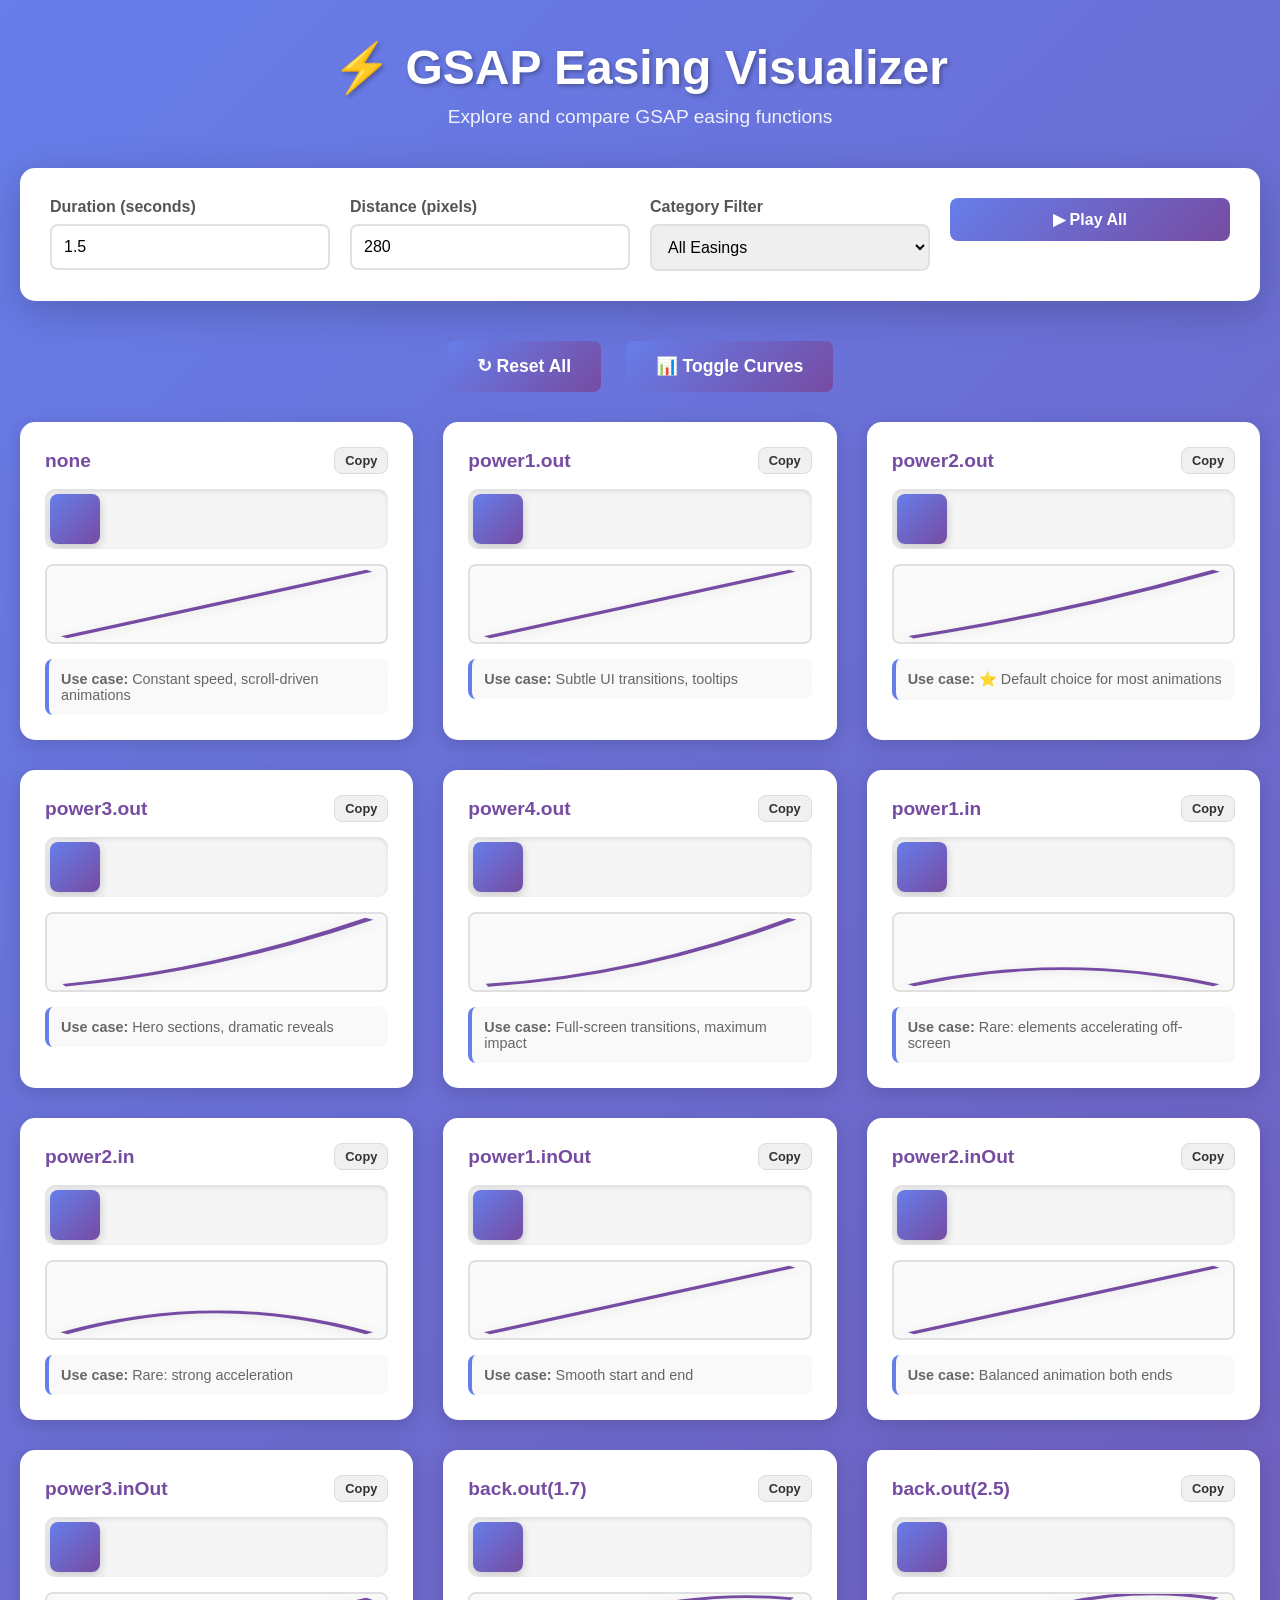
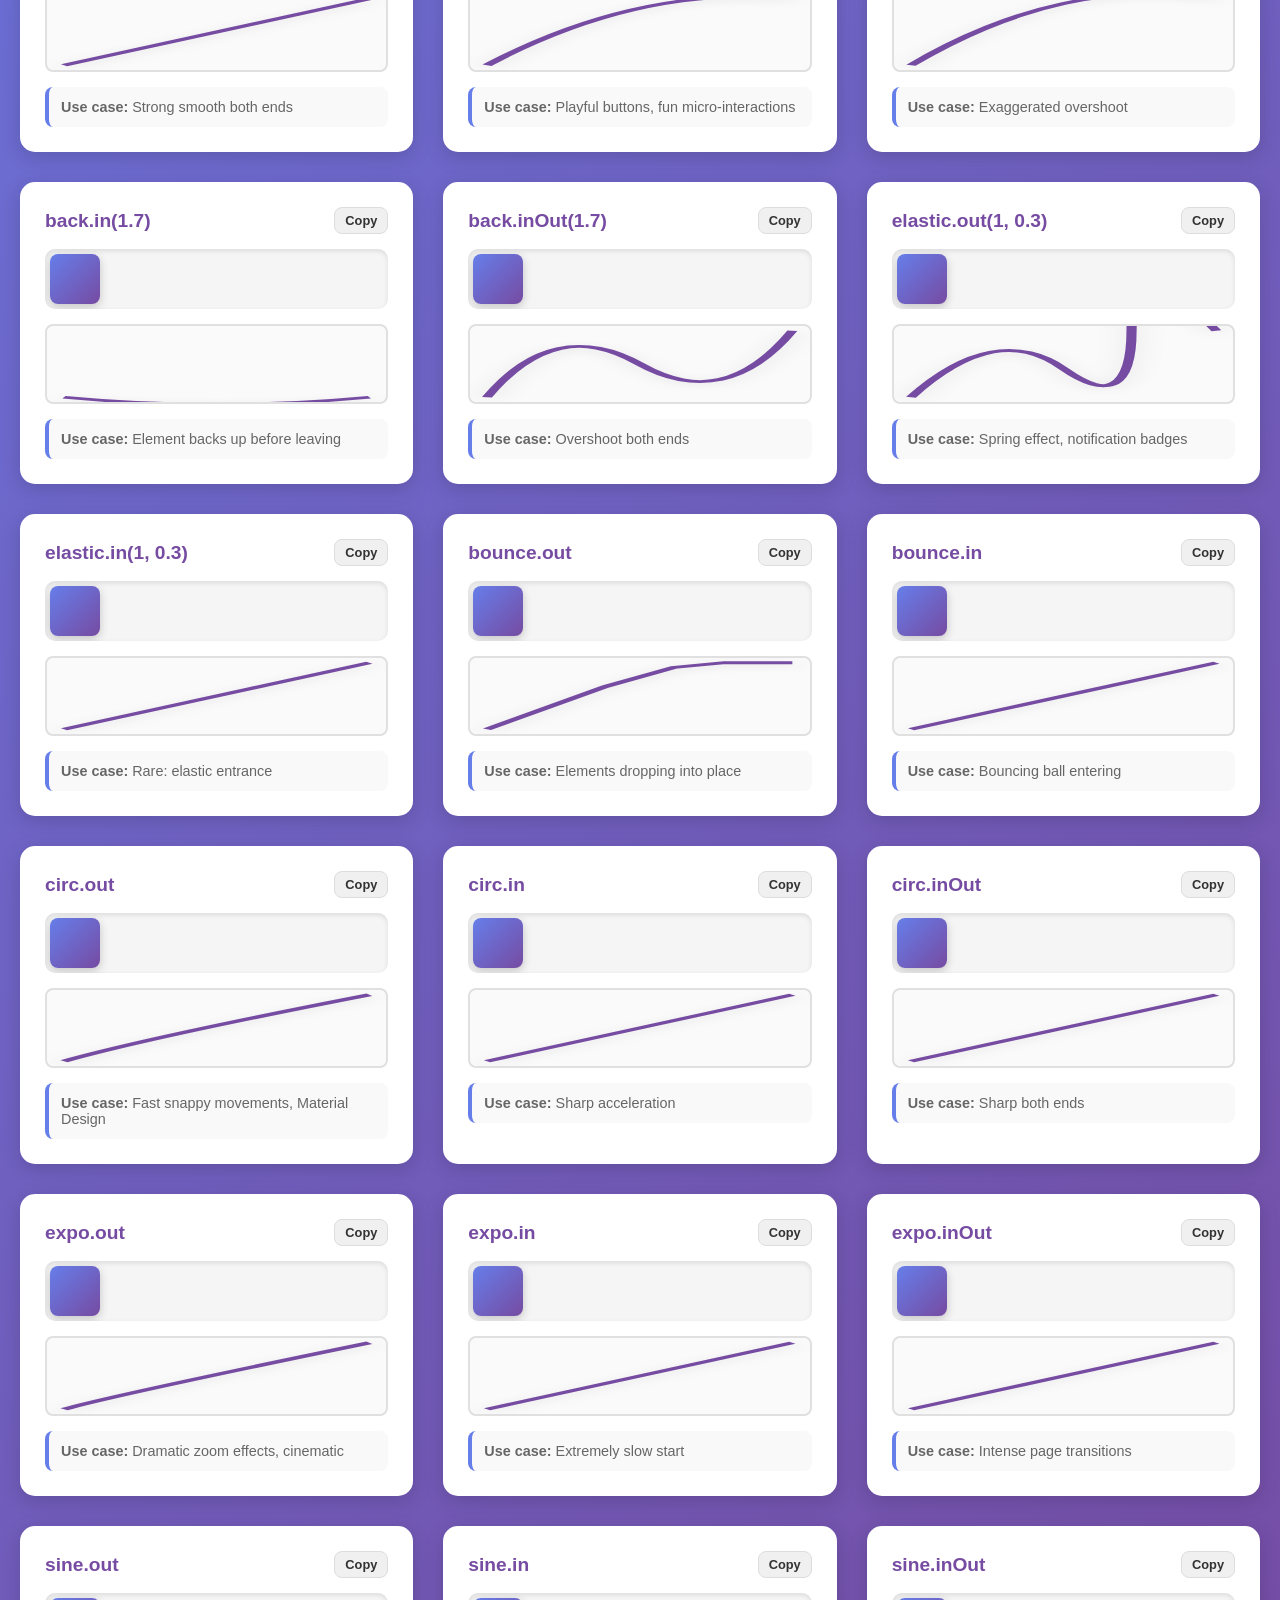
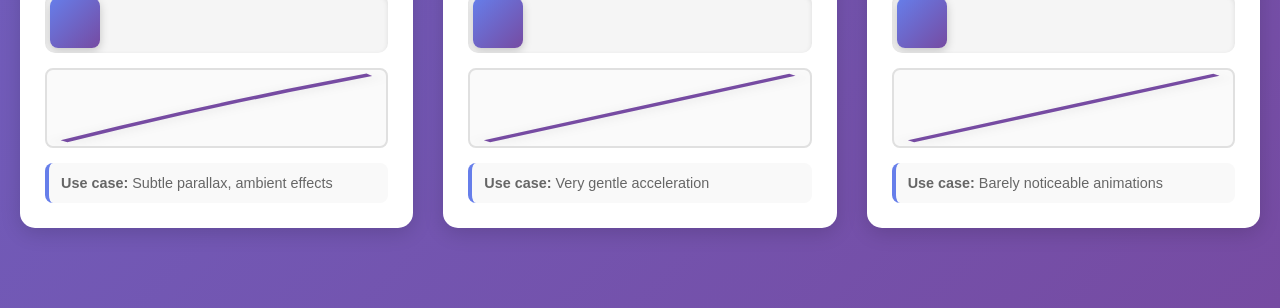
<file: .claude/skills/gsap-scrolltrigger/assets/easings/easing_visualizer.html>
<!DOCTYPE html>
<html lang="en">
<head>
  <meta charset="UTF-8">
  <meta name="viewport" content="width=device-width, initial-scale=1.0">
  <title>GSAP Easing Visualizer</title>
  <script src="https://cdn.jsdelivr.net/npm/gsap@3/dist/gsap.min.js"></script>
  <style>
    * {
      margin: 0;
      padding: 0;
      box-sizing: border-box;
    }

    body {
      font-family: 'Segoe UI', Tahoma, Geneva, Verdana, sans-serif;
      background: linear-gradient(135deg, #667eea 0%, #764ba2 100%);
      min-height: 100vh;
      padding: 40px 20px;
      color: #333;
    }

    .container {
      max-width: 1400px;
      margin: 0 auto;
    }

    header {
      text-align: center;
      margin-bottom: 40px;
      color: white;
    }

    h1 {
      font-size: 3rem;
      margin-bottom: 10px;
      text-shadow: 2px 2px 4px rgba(0,0,0,0.3);
    }

    .subtitle {
      font-size: 1.2rem;
      opacity: 0.9;
    }

    .controls {
      background: white;
      padding: 30px;
      border-radius: 15px;
      box-shadow: 0 10px 40px rgba(0,0,0,0.2);
      margin-bottom: 40px;
      display: grid;
      grid-template-columns: repeat(auto-fit, minmax(200px, 1fr));
      gap: 20px;
    }

    .control-group {
      display: flex;
      flex-direction: column;
    }

    label {
      font-weight: 600;
      margin-bottom: 8px;
      color: #555;
    }

    input, select, button {
      padding: 12px;
      border: 2px solid #e0e0e0;
      border-radius: 8px;
      font-size: 1rem;
      font-family: inherit;
      transition: border-color 0.3s;
    }

    input:focus, select:focus {
      outline: none;
      border-color: #667eea;
    }

    button {
      background: linear-gradient(135deg, #667eea 0%, #764ba2 100%);
      color: white;
      border: none;
      cursor: pointer;
      font-weight: 600;
      transition: transform 0.2s, box-shadow 0.2s;
    }

    button:hover {
      transform: translateY(-2px);
      box-shadow: 0 5px 20px rgba(102, 126, 234, 0.4);
    }

    button:active {
      transform: translateY(0);
    }

    .easing-grid {
      display: grid;
      grid-template-columns: repeat(auto-fit, minmax(350px, 1fr));
      gap: 30px;
      margin-bottom: 40px;
    }

    .easing-card {
      background: white;
      padding: 25px;
      border-radius: 15px;
      box-shadow: 0 5px 20px rgba(0,0,0,0.15);
      transition: transform 0.3s, box-shadow 0.3s;
    }

    .easing-card:hover {
      transform: translateY(-5px);
      box-shadow: 0 10px 30px rgba(0,0,0,0.25);
    }

    .easing-name {
      font-size: 1.2rem;
      font-weight: 600;
      margin-bottom: 15px;
      color: #764ba2;
      display: flex;
      justify-content: space-between;
      align-items: center;
    }

    .copy-btn {
      padding: 5px 10px;
      font-size: 0.8rem;
      background: #f0f0f0;
      color: #333;
      border: 1px solid #ddd;
      cursor: pointer;
      transition: background 0.2s;
    }

    .copy-btn:hover {
      background: #e0e0e0;
    }

    .track {
      width: 100%;
      height: 60px;
      background: #f5f5f5;
      border-radius: 10px;
      margin-bottom: 15px;
      position: relative;
      overflow: hidden;
      box-shadow: inset 0 2px 5px rgba(0,0,0,0.1);
    }

    .box {
      width: 50px;
      height: 50px;
      background: linear-gradient(135deg, #667eea 0%, #764ba2 100%);
      border-radius: 8px;
      position: absolute;
      left: 5px;
      top: 5px;
      box-shadow: 0 3px 10px rgba(0,0,0,0.2);
    }

    .curve-preview {
      width: 100%;
      height: 80px;
      background: #fafafa;
      border-radius: 8px;
      position: relative;
      border: 2px solid #e0e0e0;
    }

    .curve-line {
      stroke: #764ba2;
      stroke-width: 3;
      fill: none;
      filter: drop-shadow(0 2px 4px rgba(0,0,0,0.1));
    }

    .use-case {
      margin-top: 15px;
      padding: 12px;
      background: #f9f9f9;
      border-radius: 8px;
      font-size: 0.9rem;
      color: #666;
      border-left: 4px solid #667eea;
    }

    .action-bar {
      text-align: center;
      margin-bottom: 30px;
    }

    .action-bar button {
      margin: 0 10px;
      padding: 15px 30px;
      font-size: 1.1rem;
    }

    .comparison-mode {
      display: grid;
      grid-template-columns: repeat(auto-fit, minmax(300px, 1fr));
      gap: 20px;
      margin-top: 30px;
    }

    .comparison-card {
      background: white;
      padding: 20px;
      border-radius: 12px;
      box-shadow: 0 5px 15px rgba(0,0,0,0.15);
    }

    @media (max-width: 768px) {
      h1 {
        font-size: 2rem;
      }

      .controls {
        grid-template-columns: 1fr;
      }

      .easing-grid {
        grid-template-columns: 1fr;
      }
    }

    .copied-toast {
      position: fixed;
      bottom: 30px;
      right: 30px;
      background: #4caf50;
      color: white;
      padding: 15px 25px;
      border-radius: 8px;
      box-shadow: 0 5px 20px rgba(0,0,0,0.3);
      opacity: 0;
      transform: translateY(20px);
      transition: opacity 0.3s, transform 0.3s;
      pointer-events: none;
      z-index: 1000;
    }

    .copied-toast.show {
      opacity: 1;
      transform: translateY(0);
    }
  </style>
</head>
<body>
  <div class="container">
    <header>
      <h1>⚡ GSAP Easing Visualizer</h1>
      <p class="subtitle">Explore and compare GSAP easing functions</p>
    </header>

    <div class="controls">
      <div class="control-group">
        <label for="duration">Duration (seconds)</label>
        <input type="number" id="duration" value="1.5" step="0.1" min="0.1" max="5">
      </div>

      <div class="control-group">
        <label for="distance">Distance (pixels)</label>
        <input type="number" id="distance" value="280" step="10" min="50" max="500">
      </div>

      <div class="control-group">
        <label for="category">Category Filter</label>
        <select id="category">
          <option value="all">All Easings</option>
          <option value="power">Power (Most Common)</option>
          <option value="special">Special (Back, Elastic, Bounce)</option>
          <option value="other">Other (Circ, Expo, Sine)</option>
        </select>
      </div>

      <div class="control-group">
        <button id="play-all">▶ Play All</button>
      </div>
    </div>

    <div class="action-bar">
      <button id="reset-all">↻ Reset All</button>
      <button id="toggle-curves">📊 Toggle Curves</button>
    </div>

    <div id="easing-container" class="easing-grid"></div>

    <div class="copied-toast" id="toast">Copied to clipboard!</div>
  </div>

  <script>
    // Easing functions with metadata
    const easings = [
      // Power easings
      { name: "none", category: "power", useCase: "Constant speed, scroll-driven animations" },
      { name: "power1.out", category: "power", useCase: "Subtle UI transitions, tooltips" },
      { name: "power2.out", category: "power", useCase: "⭐ Default choice for most animations" },
      { name: "power3.out", category: "power", useCase: "Hero sections, dramatic reveals" },
      { name: "power4.out", category: "power", useCase: "Full-screen transitions, maximum impact" },
      { name: "power1.in", category: "power", useCase: "Rare: elements accelerating off-screen" },
      { name: "power2.in", category: "power", useCase: "Rare: strong acceleration" },
      { name: "power1.inOut", category: "power", useCase: "Smooth start and end" },
      { name: "power2.inOut", category: "power", useCase: "Balanced animation both ends" },
      { name: "power3.inOut", category: "power", useCase: "Strong smooth both ends" },

      // Special easings
      { name: "back.out(1.7)", category: "special", useCase: "Playful buttons, fun micro-interactions" },
      { name: "back.out(2.5)", category: "special", useCase: "Exaggerated overshoot" },
      { name: "back.in(1.7)", category: "special", useCase: "Element backs up before leaving" },
      { name: "back.inOut(1.7)", category: "special", useCase: "Overshoot both ends" },
      { name: "elastic.out(1, 0.3)", category: "special", useCase: "Spring effect, notification badges" },
      { name: "elastic.in(1, 0.3)", category: "special", useCase: "Rare: elastic entrance" },
      { name: "bounce.out", category: "special", useCase: "Elements dropping into place" },
      { name: "bounce.in", category: "special", useCase: "Bouncing ball entering" },

      // Other easings
      { name: "circ.out", category: "other", useCase: "Fast snappy movements, Material Design" },
      { name: "circ.in", category: "other", useCase: "Sharp acceleration" },
      { name: "circ.inOut", category: "other", useCase: "Sharp both ends" },
      { name: "expo.out", category: "other", useCase: "Dramatic zoom effects, cinematic" },
      { name: "expo.in", category: "other", useCase: "Extremely slow start" },
      { name: "expo.inOut", category: "other", useCase: "Intense page transitions" },
      { name: "sine.out", category: "other", useCase: "Subtle parallax, ambient effects" },
      { name: "sine.in", category: "other", useCase: "Very gentle acceleration" },
      { name: "sine.inOut", category: "other", useCase: "Barely noticeable animations" },
    ];

    let duration = 1.5;
    let distance = 280;
    let showCurves = true;

    const container = document.getElementById('easing-container');
    const durationInput = document.getElementById('duration');
    const distanceInput = document.getElementById('distance');
    const categorySelect = document.getElementById('category');
    const playAllBtn = document.getElementById('play-all');
    const resetAllBtn = document.getElementById('reset-all');
    const toggleCurvesBtn = document.getElementById('toggle-curves');
    const toast = document.getElementById('toast');

    // Generate easing cards
    function renderEasings() {
      const category = categorySelect.value;
      const filtered = easings.filter(e =>
        category === 'all' || e.category === category
      );

      container.innerHTML = '';

      filtered.forEach((easing, index) => {
        const card = document.createElement('div');
        card.className = 'easing-card';
        card.innerHTML = `
          <div class="easing-name">
            <span>${easing.name}</span>
            <button class="copy-btn" data-ease="${easing.name}">Copy</button>
          </div>
          <div class="track" data-index="${index}">
            <div class="box"></div>
          </div>
          <div class="curve-preview" style="${showCurves ? '' : 'display: none;'}">
            <svg width="100%" height="100%" viewBox="0 0 100 80" preserveAspectRatio="none">
              <path class="curve-line" d="M 5 75 ${generateCurvePath(easing.name)}" />
            </svg>
          </div>
          <div class="use-case">
            <strong>Use case:</strong> ${easing.useCase}
          </div>
        `;

        container.appendChild(card);

        // Add copy functionality
        card.querySelector('.copy-btn').addEventListener('click', () => {
          copyToClipboard(easing.name);
        });

        // Add click to animate
        card.querySelector('.track').addEventListener('click', () => {
          animateBox(index, easing.name);
        });
      });
    }

    // Generate approximate curve path for visualization
    function generateCurvePath(easeName) {
      // Simplified curve representations
      const curves = {
        "none": "L 95 5",
        "power1.out": "Q 50 40, 95 5",
        "power2.out": "Q 50 50, 95 5",
        "power3.out": "Q 50 60, 95 5",
        "power4.out": "Q 50 65, 95 5",
        "power1.in": "Q 50 40, 95 75",
        "power2.in": "Q 50 30, 95 75",
        "back.out(1.7)": "Q 50 -10, 95 5",
        "back.out(2.5)": "Q 50 -20, 95 5",
        "back.in(1.7)": "Q 50 90, 95 75",
        "back.inOut(1.7)": "Q 25 -10, 50 40 T 95 5",
        "elastic.out(1, 0.3)": "Q 30 -5, 50 45 T 70 5 T 95 5",
        "bounce.out": "L 40 30 L 60 10 L 75 5 L 95 5",
        "circ.out": "Q 30 50, 95 5",
        "expo.out": "Q 20 60, 95 5",
        "sine.out": "Q 50 35, 95 5",
      };

      return curves[easeName] || "L 95 5";
    }

    // Animate individual box
    function animateBox(index, easeName) {
      const track = document.querySelector(`.track[data-index="${index}"]`);
      const box = track.querySelector('.box');

      gsap.fromTo(box,
        { x: 0 },
        {
          x: distance,
          duration: duration,
          ease: easeName,
          onComplete: () => {
            gsap.to(box, { x: 0, duration: 0.3, ease: "power1.in" });
          }
        }
      );
    }

    // Play all animations
    function playAll() {
      const tracks = document.querySelectorAll('.track');
      tracks.forEach((track, index) => {
        const box = track.querySelector('.box');
        const easeName = easings[index].name;

        gsap.fromTo(box,
          { x: 0 },
          {
            x: distance,
            duration: duration,
            ease: easeName,
            delay: index * 0.05,
            onComplete: () => {
              gsap.to(box, { x: 0, duration: 0.3, ease: "power1.in" });
            }
          }
        );
      });
    }

    // Reset all animations
    function resetAll() {
      const boxes = document.querySelectorAll('.box');
      gsap.killTweensOf(boxes);
      gsap.set(boxes, { x: 0 });
    }

    // Copy to clipboard
    function copyToClipboard(text) {
      navigator.clipboard.writeText(`ease: "${text}"`).then(() => {
        showToast();
      });
    }

    function showToast() {
      toast.classList.add('show');
      setTimeout(() => {
        toast.classList.remove('show');
      }, 2000);
    }

    // Event listeners
    durationInput.addEventListener('input', (e) => {
      duration = parseFloat(e.target.value);
    });

    distanceInput.addEventListener('input', (e) => {
      distance = parseInt(e.target.value);
    });

    categorySelect.addEventListener('change', renderEasings);

    playAllBtn.addEventListener('click', playAll);
    resetAllBtn.addEventListener('click', resetAll);

    toggleCurvesBtn.addEventListener('click', () => {
      showCurves = !showCurves;
      renderEasings();
    });

    // Initial render
    renderEasings();
  </script>
</body>
</html>
</file>
<file: css/style.css>
/* ─────────────────────────────────────────────────────────────
   Hyeseung Kim — personal site
   ───────────────────────────────────────────────────────────── */

:root {
  --bg: #ffffff;
  --ink: #0f0f0f;
  --ink-2: #3a3a3a;
  --muted: #8b8b88;
  --line: #e9e8e4;
  --soft: #f5f4f1;
  --accent: #2f4cff;

  --sans: 'Inter Tight', 'Noto Sans KR', system-ui, -apple-system, sans-serif;
  --serif: 'Instrument Serif', 'Times New Roman', serif;

  --gutter: clamp(16px, 4vw, 56px);
  --maxw: 1240px;
  --topbar: 64px;
  --ease: cubic-bezier(.2, .7, .1, 1);
}

*,
*::before,
*::after { box-sizing: border-box; }

/* nothing may poke out sideways (a thrown guitar, a tilted sleeve): on iPhone that lets the page zoom out */
html { -webkit-text-size-adjust: 100%; overflow-x: hidden; overflow-x: clip; }
body {
  margin: 0;
  background: var(--bg);
  color: var(--ink);
  font-family: var(--sans);
  font-size: 16px;
  line-height: 1.55;
  -webkit-font-smoothing: antialiased;
  overflow-x: hidden; overflow-x: clip;
}
button { font: inherit; color: inherit; background: none; border: 0; padding: 0; cursor: pointer; }
a { color: inherit; }
img { display: block; max-width: 100%; }
[hidden] { display: none !important; }
:focus-visible { outline: 2px solid var(--accent); outline-offset: 3px; }

.skip { position: absolute; left: -9999px; }
.skip:focus { left: 12px; top: 12px; z-index: 100; background: var(--ink); color: #fff; padding: 8px 12px; }

.eyebrow, .label {
  font-size: 12px;
  letter-spacing: .14em;
  text-transform: uppercase;
  color: var(--muted);
  margin: 0;
}
.hint { font-family: var(--serif); font-style: italic; color: var(--muted); font-size: 16px; margin: 0; }

/* ── Top bar ─────────────────────────────────────────────── */
.topbar {
  position: fixed; inset: 0 0 auto 0; z-index: 40;
  height: var(--topbar);
  padding: 0 var(--gutter);
  padding-top: env(safe-area-inset-top);
  display: flex; align-items: center; justify-content: space-between; gap: 16px;
  background: rgba(255, 255, 255, .78);
  backdrop-filter: saturate(1.4) blur(14px);
  -webkit-backdrop-filter: saturate(1.4) blur(14px);
  border-bottom: 1px solid transparent;
  transition: border-color .3s;
}
.topbar.scrolled { border-color: var(--line); }
.brand { display: flex; align-items: center; gap: 10px; font-weight: 600; letter-spacing: -.01em; }
.brand-mark {
  width: 28px; height: 28px; border-radius: 50%;
  display: grid; place-items: center;
  background: var(--ink); color: #fff; font-size: 14px;
}
.tabs { display: flex; gap: 4px; margin-left: auto; }
.accent-dot { flex: none; width: 30px; height: 30px; border-radius: 50%; display: grid; place-items: center; margin-left: -8px; }
.accent-dot i { width: 14px; height: 14px; border-radius: 50%; background: var(--accent); box-shadow: 0 0 0 3px #fff, 0 0 0 4px var(--line); }
.accent-wrap { position: relative; flex: none; }
.sound-btn { flex: none; width: 36px; height: 36px; border-radius: 50%; display: grid; place-items: center; margin-left: 4px; transition: background .2s; }
.sound-btn:hover { background: var(--soft); }
.sound-btn svg { width: 20px; height: 20px; fill: none; stroke: var(--ink); stroke-width: 1.6; stroke-linecap: round; stroke-linejoin: round; }
.sound-btn .spk { fill: var(--ink); }
.sound-btn .mute { display: none; stroke: var(--accent); }
.sound-btn.is-off .wave { display: none; }
.sound-btn.is-off .mute { display: block; }
.accent-dot:hover i { transform: scale(1.15); }
.accent-dot i { transition: transform .3s var(--ease); }
.swatches {
  position: absolute; right: 0; top: calc(100% + 10px); z-index: 50;
  display: flex; flex-direction: column; gap: 2px; padding: 8px; min-width: 168px;
  background: #fff; border-radius: 14px; box-shadow: 0 0 0 1px var(--line), 0 24px 40px -20px rgba(0,0,0,.25);
}
.swatch { display: flex; align-items: center; gap: 10px; padding: 7px 10px; border-radius: 8px; font-size: 13px; text-align: left; }
.swatch:hover { background: var(--soft); }
.swatch i { width: 16px; height: 16px; border-radius: 50%; background: var(--c); flex: none; }
.swatch[aria-selected='true'] i { box-shadow: 0 0 0 2px #fff, 0 0 0 3.5px var(--c); }
.swatch[aria-selected='true'] { font-weight: 600; }
.tab-btn {
  position: relative;
  padding: 8px 14px; border-radius: 999px;
  font-size: 14px; font-weight: 500;
  color: var(--ink-2);
  transition: background .25s, color .25s;
}
.tab-btn { display: inline-flex; align-items: center; gap: 6px; }
.tab-btn .num { display: none; }
.tab-ico { width: 22px; height: 22px; margin: -4px 0 -4px -4px; transition: transform .4s var(--ease); }
.tab-ico:not([src]) { display: none; }
.tab-btn:hover .tab-ico { transform: translateY(-2px) rotate(-8deg); }
.tab-btn:hover { background: var(--soft); }
.tab-btn[aria-current='page'] { background: var(--ink); color: #fff; }
.tab-btn[aria-current='page'] .num { color: rgba(255, 255, 255, .5); }

/* ── Tabs ────────────────────────────────────────────────── */
.tab { min-height: 100vh; }
.page-head {
  max-width: var(--maxw); margin: 0 auto;
  padding: calc(var(--topbar) + clamp(48px, 10vw, 120px)) var(--gutter) clamp(40px, 7vw, 80px);
}
.page-title {
  font-size: clamp(64px, 14vw, 200px);
  font-weight: 600; letter-spacing: -.055em; line-height: .9;
  margin: 18px 0 28px;
}
.page-lead {
  max-width: 34ch;
  font-family: var(--serif);
  font-size: clamp(24px, 3.2vw, 38px);
  line-height: 1.18;
  margin: 0;
}
.chips { display: flex; gap: 8px; margin-top: 32px; flex-wrap: wrap; }
.chip {
  text-decoration: none; font-size: 14px;
  border: 1px solid var(--line); border-radius: 999px; padding: 7px 16px;
  transition: background .2s, color .2s, border-color .2s;
}
.chip:hover { background: var(--ink); color: #fff; border-color: var(--ink); }

/* ── Home / hero ─────────────────────────────────────────── */
.hero { height: 520vh; position: relative; }
.hero-sticky {
  position: sticky; top: 0;
  height: 100vh; height: 100svh;
  overflow: hidden;
}
#hero-canvas { position: absolute; inset: 0; width: 100%; height: 100%; display: block; }
.hero-fallback {
  position: absolute; inset: 0; margin: 0;
  display: none; place-items: center; text-align: center;
  font-size: clamp(40px, 9vw, 120px); letter-spacing: -.05em; font-weight: 600;
}
.no-webgl .hero-fallback { display: grid; }

.chapters { position: absolute; inset: 0; pointer-events: none; }
.chapter {
  position: absolute; left: var(--x); top: var(--y);
  pointer-events: auto;
  display: flex; align-items: flex-start; gap: 8px;
  padding: 10px 14px;
  border-radius: 999px;
  will-change: transform;
}
.chapter-ico { width: clamp(44px, 4.6vw, 64px); height: auto; align-self: center; margin-right: 2px; transition: scale .5s var(--ease); }
.chapter-ico:not([src]) { display: none; }
.chapter:hover .chapter-ico { scale: 1.15; }
.chapter-num { font-size: 11px; letter-spacing: .1em; color: var(--muted); padding-top: 4px; }
.chapter-word {
  font-family: var(--serif); font-style: italic;
  font-size: clamp(30px, 4.2vw, 58px); line-height: 1;
  position: relative;
}
.chapter-word::after {
  content: ''; position: absolute; left: 0; right: 0; bottom: -4px; height: 1px;
  background: currentColor; transform: scaleX(0); transform-origin: left;
  transition: transform .5s var(--ease);
}
.chapter:hover .chapter-word::after, .chapter:focus-visible .chapter-word::after { transform: scaleX(1); }
.chapter:hover { color: var(--accent); }
.chapter { touch-action: none; user-select: none; -webkit-user-select: none; }
.chapter img { -webkit-user-drag: none; pointer-events: none; }
.chapter.is-dragging { cursor: grabbing; z-index: 5; }
.chapter.is-dragging .chapter-ico { scale: 1.25; }

.scroll-hint {
  position: absolute; left: 50%; bottom: 28px; transform: translateX(-50%);
  display: flex; flex-direction: column; align-items: center; gap: 8px;
  font-size: 11px; letter-spacing: .18em; text-transform: uppercase; color: var(--muted);
}
.scroll-hint i { width: 1px; height: 36px; background: var(--line); position: relative; overflow: hidden; }
.scroll-hint i::after {
  content: ''; position: absolute; left: 0; top: -40%; width: 1px; height: 40%; background: var(--ink);
  animation: drip 1.8s var(--ease) infinite;
}
@keyframes drip { to { top: 100%; } }

.home-outro {
  max-width: var(--maxw); margin: 0 auto;
  padding: clamp(80px, 14vw, 180px) var(--gutter) clamp(80px, 12vw, 160px);
  border-top: 1px solid var(--line);
}
.outro-text {
  font-family: var(--serif);
  font-size: clamp(28px, 4.6vw, 60px); line-height: 1.12; letter-spacing: -.01em;
  max-width: 24ch; margin: 22px 0 18px;
}
.outro-tag { font-family: var(--serif); font-style: italic; font-size: clamp(18px, 1.6vw, 22px); color: var(--muted); margin: 0 0 52px; }
.outro-meta { display: flex; flex-wrap: wrap; gap: 28px 72px; align-items: baseline; }
.outro-meta .label { display: block; margin-bottom: 6px; }
.outro-links { display: flex; gap: 22px; flex-wrap: wrap; }
.outro-links a, .footer-links a {
  text-decoration: none; border-bottom: 1px solid var(--line); padding-bottom: 2px;
  transition: border-color .2s, color .2s;
}
.outro-links a:hover, .footer-links a:hover { border-color: var(--ink); }

/* ── Work ────────────────────────────────────────────────── */
.career {
  max-width: var(--maxw); margin: 0 auto;
  padding: 0 var(--gutter) clamp(80px, 10vw, 140px);
  display: grid; grid-template-columns: 1fr 2.4fr; gap: 40px;
}
.career-stick { position: sticky; top: calc(var(--topbar) + 28px); }
/* the brick figure that grows younger down the list (desktop only) */
.person-canvas { display: block; width: 100%; max-width: 300px; aspect-ratio: 3 / 4; margin-top: 18px; cursor: grab; touch-action: pan-y; }
.person-canvas:active { cursor: grabbing; }
.person-hint { font-size: 14px; margin-top: 4px; }
/* phones: she rides along in the corner while the career list is on screen */
@media (max-width: 860px) {
  .person-hint { display: none; }
  .person-canvas {
    position: fixed; right: 8px; bottom: 10px; z-index: 20; width: 104px; margin: 0;
    opacity: 0; translate: 0 30px; pointer-events: none; transition: opacity .4s, translate .4s var(--ease);
  }
  .person-canvas.on { opacity: 1; translate: 0 0; pointer-events: auto; }
}
.career-list { list-style: none; margin: 0; padding: 0; }
.career-group { font-size: 12px; letter-spacing: .14em; text-transform: uppercase; color: var(--accent); padding: 34px 0 10px; }
.career-group:first-child { padding-top: 0; }
.career-item {
  display: grid; grid-template-columns: 150px 1fr; gap: 24px;
  padding: 32px 0; border-top: 1px solid var(--line);
}
.career-item:last-child { border-bottom: 1px solid var(--line); }
.career-period { font-size: 14px; color: var(--muted); font-variant-numeric: tabular-nums; padding-top: 6px; }
.career-org { font-size: clamp(22px, 2.4vw, 30px); font-weight: 600; letter-spacing: -.02em; margin: 0; }
.career-role { font-family: var(--serif); font-style: italic; font-size: 20px; color: var(--ink-2); margin: 2px 0 12px; }
.career-text { margin: 0; color: var(--ink-2); max-width: 58ch; }
.inline-go { color: var(--accent); text-decoration: underline; text-underline-offset: 3px; text-decoration-thickness: 1px; }
.inline-go:hover { text-decoration-thickness: 2px; }

.laptop-section {
  background: var(--soft);
  padding: clamp(64px, 9vw, 120px) var(--gutter) clamp(80px, 12vw, 160px);
  overflow: hidden;
}
.laptop-head {
  max-width: var(--maxw); margin: 0 auto 24px;
  display: flex; justify-content: space-between; align-items: baseline; gap: 16px;
}

/* the laptop, built in CSS 3D */
.laptop-stage {
  --w: min(820px, 88vw);
  --lidh: calc(var(--w) * .63);
  perspective: 2400px;
  --po: 55%; /* eye height: level with the closed laptop, raised as it opens */
  perspective-origin: 50% var(--po);
  display: flex; justify-content: center;
  padding-top: 20px;
}
.laptop {
  --lid: -90deg; /* closed: flat on the base, so it always reads as a closed lid while you scroll */
  position: relative;
  width: var(--w);
  height: calc(var(--lidh) + var(--w) * .1);
  transform-style: preserve-3d;
}
.laptop .lid {
  position: absolute; left: 4%; right: 4%;
  bottom: calc(var(--w) * .1);
  height: var(--lidh);
  transform-origin: 50% 100%;
  transform: rotateX(var(--lid));
  transform-style: preserve-3d;
}
.lid-front, .lid-back {
  position: absolute; inset: 0;
  border-radius: calc(var(--w) * .022) calc(var(--w) * .022) 4px 4px;
  backface-visibility: hidden; -webkit-backface-visibility: hidden;
}
.lid-front { background: #161616; padding: 2.2% 2.2% 3.4%; box-shadow: inset 0 0 0 1px #2b2b2b; }
.lid-back {
  transform: rotateY(180deg);
  background: linear-gradient(160deg, #e9e9e6, #cfcfcb);
  display: grid; place-items: center;
}
.lid-back span {
  width: 13%; aspect-ratio: 1; border-radius: 50%;
  display: grid; place-items: center;
  background: rgba(255, 255, 255, .55); color: #9a9a96; font-weight: 600; font-size: calc(var(--w) * .03);
}
.screen {
  position: relative; width: 100%; height: 100%;
  border-radius: 4px; overflow: hidden; background: #fff;
}
.screen-off { position: absolute; inset: 0; z-index: 3; background: #0b0b0b; pointer-events: none; }
.deck {
  position: absolute; left: 0; right: 0;
  bottom: calc(var(--w) * .1);
  height: calc(var(--w) * .62);
  transform-origin: 50% 100%;
  transform: rotateX(90deg) translateZ(0);
  transform-style: preserve-3d;
  background: linear-gradient(#d9d9d5, #e7e7e3);
  border-radius: 6px 6px calc(var(--w) * .03) calc(var(--w) * .03);
  display: none;
}
.base-front {
  position: absolute; left: 0; right: 0; bottom: calc(var(--w) * .1 - var(--w) * .024);
  height: calc(var(--w) * .024);
  background: linear-gradient(#e2e2de, #b9b9b5);
  border-radius: 0 0 calc(var(--w) * .03) calc(var(--w) * .03) / 0 0 calc(var(--w) * .02) calc(var(--w) * .02);
  box-shadow: 0 30px 40px -24px rgba(0, 0, 0, .35);
}
.base-front .notch {
  position: absolute; top: 0; left: 50%; transform: translateX(-50%);
  width: 14%; height: 40%; border-radius: 0 0 8px 8px; background: #c9c9c5;
}
.laptop-hit { position: absolute; inset: 0; z-index: 2; }
/* an iced americano beside the laptop; its ice melts while the laptop is open */
.laptop-stage { position: relative; }
.laptop-prompt {
  position: absolute; left: 0; right: 0; top: 34%; text-align: center; pointer-events: none;
  font-family: var(--serif); font-style: italic; font-size: clamp(28px, 4.4vw, 56px); line-height: 1.05; color: var(--ink);
}
.laptop-prompt small { display: block; font-family: var(--sans); font-style: normal; font-size: 12px; letter-spacing: .14em; text-transform: uppercase; color: var(--muted); margin-top: 14px; }
.laptop[data-open='true'] .laptop-hit { display: none; }
.laptop[data-open='false'] { cursor: pointer; }

/* laptop "OS" */
.os { position: absolute; inset: 0; display: flex; flex-direction: column; font-size: clamp(11px, 1.45vw, 14px); }
.os-bar {
  flex: none; height: 2.6em;
  display: flex; align-items: center; gap: 6px; padding: 0 1em;
  border-bottom: 1px solid var(--line); background: #fafaf8;
}
.os-bar i { width: .8em; height: .8em; border-radius: 50%; background: #e2e2de; }
.os-bar i:first-child { background: #ff6159; }
.os-title { flex: 1; text-align: center; color: var(--muted); font-size: .92em; }
.os-close { position: relative; z-index: 2; font-size: .85em; color: var(--muted); padding: .5em 1em; margin: -.4em -.6em -.4em 0; border-radius: 6px; }
.os-close::after { content: ''; position: absolute; inset: -10px -14px; } /* a bigger target than it looks */
.os-close:hover { background: var(--soft); color: var(--ink); }
.os-body { position: relative; flex: 1; overflow: hidden; }
.os-list, .os-detail {
  /* nothing inside the screen scrolls on its own: the wheel keeps moving the page */
  position: absolute; inset: 0; overflow: hidden;
}
.os-list {
  display: grid; grid-template-columns: repeat(5, minmax(0, 1fr)); align-content: safe center;
  gap: 1.2em .4em; padding: 1.2em 1.6em;
}
.os-obj {
  display: flex; flex-direction: column; align-items: center; gap: .5em;
  padding: .4em 0; border-radius: 10px;
}
.os-obj img {
  width: 100%; max-width: 11em; aspect-ratio: 1; object-fit: contain;
  transition: transform .45s var(--ease), filter .45s var(--ease);
  filter: drop-shadow(0 8px 10px rgba(0, 0, 0, .08));
}
.os-obj img:not([src]) { visibility: hidden; }
.os-obj:hover img { transform: translateY(-6%) rotate(-3deg) scale(1.04); filter: drop-shadow(0 16px 14px rgba(0, 0, 0, .12)); }
.os-obj span { font-weight: 600; letter-spacing: -.01em; font-size: 1.05em; line-height: 1.15; text-align: center; text-wrap: balance; }
.os-obj small { color: var(--muted); font-size: .8em; margin-top: -.35em; }
.os-detail { background: #fff; transform: translateX(100%); overflow: hidden; }
.deck-host .proj { overflow-y: auto; } /* the phone version is its own full-screen sheet */
.deck-host { position: relative; width: 100%; height: min(78vh, 640px); border-radius: 12px; overflow: hidden; box-shadow: 0 0 0 1px var(--line); background: #fff; font-size: 15px; }

/* ── Visual ──────────────────────────────────────────────── */
.v-block { padding: 0 var(--gutter) clamp(80px, 10vw, 140px); max-width: var(--maxw); margin: 0 auto; }
.block-head {
  display: flex; justify-content: space-between; align-items: baseline; gap: 16px;
  border-top: 1px solid var(--line); padding-top: 20px; margin-bottom: 28px;
}
.video-grid { display: grid; grid-template-columns: repeat(auto-fill, minmax(min(100%, 340px), 1fr)); gap: 28px; }
.video-card { text-align: left; display: block; }
.video-screen {
  position: relative; aspect-ratio: 16 / 9; border-radius: 10px; overflow: hidden;
  background: #111; box-shadow: 0 0 0 1px var(--line);
}
.video-screen img { width: 100%; height: 100%; object-fit: cover; opacity: .85; transition: transform .8s var(--ease), opacity .4s; }
.video-screen .noise {
  position: absolute; inset: 0;
  background: repeating-linear-gradient(0deg, rgba(255,255,255,.035) 0 1px, transparent 1px 3px), radial-gradient(circle at 30% 30%, #2a2a2a, #0b0b0b);
}
.video-card:hover img { transform: scale(1.04); opacity: 1; }
.play {
  /* a little paper sticker with a hand-written "play" */
  position: absolute; left: 10px; bottom: 10px; rotate: -5deg;
  padding: 3px 10px 1px 9px; background: #fbf8f0; color: #2b2b2b;
  font-family: 'Reenie Beanie', var(--serif); font-size: 21px; line-height: 1;
  box-shadow: 0 1px 0 rgba(0,0,0,.05), 0 6px 12px -6px rgba(0,0,0,.4);
  clip-path: polygon(0 4%, 96% 0, 100% 92%, 3% 100%);
  transition: rotate .35s var(--ease), scale .35s var(--ease);
  pointer-events: none;
}
.play::before { content: '▸ play'; }
.video-card:hover .play, .muse:hover .play, .stack:hover .play { rotate: 0deg; scale: 1.06; }
.video-card .soon { position: absolute; left: 14px; bottom: 12px; font-size: 12px; color: rgba(255,255,255,.6); letter-spacing: .08em; }
.video-meta { display: flex; justify-content: space-between; gap: 16px; margin-top: 14px; }
.video-meta .t { font-weight: 600; letter-spacing: -.01em; }
.video-meta .r { color: var(--muted); font-size: 14px; }

/* ── Frames: photo table + spread ────────────────────────── */
.photo-table {
  max-width: 1440px; margin: 0 auto clamp(70px, 9vw, 120px); padding: clamp(8px, 2vw, 24px) var(--gutter) clamp(40px, 6vw, 80px);
  display: grid; grid-template-columns: repeat(auto-fill, minmax(min(44%, 250px), 1fr)); gap: clamp(36px, 5vw, 70px) clamp(18px, 3vw, 44px);
  align-items: end;
}
.stack { display: flex; flex-direction: column; align-items: center; gap: 22px; text-align: center; }
.pile { position: relative; width: 100%; aspect-ratio: 1; display: grid; place-items: center; }
.print {
  position: absolute; left: 50%; top: 50%;
  width: calc(min(100%, 100% * var(--r)) * .86); aspect-ratio: var(--r);
  margin-left: calc(min(100%, 100% * var(--r)) * -.43); margin-top: calc(min(100%, 100% * var(--r)) * -.43 / var(--r));
  background: #fff; padding: 1%; box-sizing: border-box; will-change: transform;
  box-shadow: 0 0 0 1px rgba(0,0,0,.05), 0 10px 22px -16px rgba(0,0,0,.28);
}
.print img { width: 100%; height: 100%; object-fit: cover; display: block; }
.print .play { font-size: 18px; }
.stack-label { display: flex; flex-direction: column; gap: 2px; }
/* desktop: piles a little larger */
@media (min-width: 861px) {
  .photo-table { max-width: 1760px; grid-template-columns: repeat(3, minmax(0, 1fr)); column-gap: clamp(28px, 4vw, 72px); }
  .print {
    width: calc(min(100%, 100% * var(--r)) * .98);
    margin-left: calc(min(100%, 100% * var(--r)) * -.49); margin-top: calc(min(100%, 100% * var(--r)) * -.49 / var(--r));
  }
}
.stack-label b { font-family: var(--serif); font-style: italic; font-weight: 400; font-size: clamp(22px, 2vw, 28px); line-height: 1.05; transition: color .25s; }
.stack-label span { font-size: 12px; letter-spacing: .04em; color: var(--muted); }
.stack:hover .stack-label b { color: var(--accent); }
.spread { position: fixed; inset: 0; z-index: 58; overflow-y: auto; overscroll-behavior: contain; background: #fff; }
.spread-head {
  position: sticky; top: 0; z-index: 2; display: flex; align-items: baseline; gap: clamp(16px, 3vw, 40px);
  padding: 18px var(--gutter); background: linear-gradient(#fff 70%, rgba(255,255,255,0));
}
.spread-back { font-size: 13px; letter-spacing: .08em; padding: 8px 14px; border: 1px solid var(--line); border-radius: 999px; background: #fff; flex: none; }
.spread-back:hover { background: var(--ink); color: #fff; border-color: var(--ink); }
.spread-title { margin: 0; font-size: clamp(30px, 4.6vw, 64px); font-weight: 600; letter-spacing: -.05em; line-height: 1; }
.spread-meta { margin: 6px 0 0; font-family: var(--serif); font-style: italic; color: var(--ink-2); font-size: 18px; }
.spread-grid { display: flex; flex-direction: column; gap: clamp(28px, 4vw, 48px); padding: 10px var(--gutter) 80px; }
.project { display: flex; flex-direction: column; gap: clamp(10px, 1.4vw, 18px); }
.project-grid {
  /* always an even number of columns, so landscape frames (two columns wide) sit two to a row */
  display: grid; grid-template-columns: repeat(4, minmax(0, 1fr)); grid-auto-flow: dense;
  gap: clamp(10px, 1.4vw, 18px);
}
.spread-item { display: flex; flex-direction: column; gap: 8px; text-align: left; will-change: transform; }
.spread-item.wide { grid-column: span 2; }
@media (max-width: 700px) { .project-grid { grid-template-columns: repeat(2, minmax(0, 1fr)); } }
.spread-item img, .spread-item .ph { width: 100%; aspect-ratio: var(--r); object-fit: cover; display: grid; place-items: center; transition: transform .8s var(--ease); }
.spread-item:hover img { transform: scale(1.02); }
.spread-cap { font-size: 13px; color: var(--muted); }
.spread-film { width: min(100%, 1100px); aspect-ratio: 16 / 9; background: #000; border-radius: 6px; overflow: hidden; }
.spread-film iframe { width: 100%; height: 100%; border: 0; display: block; }
.project-head { display: flex; align-items: baseline; gap: 14px; flex-wrap: wrap; padding: 18px 0 2px; border-top: 1px solid var(--line); }
.project:first-child .project-head { border-top: 0; padding-top: 0; }
.project-head h4 { margin: 0; font-family: var(--serif); font-style: italic; font-weight: 400; font-size: clamp(26px, 3vw, 38px); }
.project-head p { margin: 0; color: var(--muted); font-size: 13px; letter-spacing: .04em; }
.diary {
  position: relative; align-self: start; rotate: var(--tilt); margin: 14px 6px;
  background: #fbf8f0; padding: 26px 22px 30px; will-change: transform;
  box-shadow: 0 1px 0 rgba(0,0,0,.04), 0 18px 30px -20px rgba(0,0,0,.35);
  background-image: repeating-linear-gradient(transparent 0 31px, rgba(47, 76, 255, .12) 31px 32px);
  clip-path: polygon(0 0, 100% 0, 100% 96%, 94% 100%, 86% 97%, 77% 100%, 66% 96.5%, 55% 100%, 44% 97%, 33% 100%, 22% 96.5%, 11% 99.5%, 0 97%);
}
.diary img { width: 100%; display: block; mix-blend-mode: multiply; }
.diary .tape { top: -6px; }
/* Frames: a note folded in half beside the lead; press to unfold (the crease stays) */
.page-head:has(.club-note) { position: relative; }
.club-note {
  --paper: #fbf8f0;
  position: absolute; right: var(--gutter); top: calc(var(--topbar) + 24px); z-index: 5;
  width: min(300px, 26vw); display: grid; grid-template-rows: 1fr 1fr; padding: 0; text-align: left;
  perspective: 900px; rotate: 3deg; cursor: pointer;
  font-family: 'Reenie Beanie', var(--serif); font-size: 23px; line-height: 1.05; color: #2b2b2b;
  filter: drop-shadow(0 14px 16px rgba(0,0,0,.12));
  transition: rotate .5s var(--ease), translate .5s var(--ease);
}
.club-note:hover { rotate: 1deg; translate: 0 -3px; }
.club-note ul { list-style: none; margin: 0; padding: 0; display: grid; gap: 6px; }
.club-note b { font-weight: 400; color: var(--accent); }
.club-note li span { color: var(--muted); white-space: nowrap; }
.club-note a { color: inherit; font-size: .82em; }
.fold-top, .fold-front, .fold-back { position: relative; display: block; background: var(--paper); padding: 18px 20px 10px; }
/* crumpled paper: soft light and shade over every panel */
.fold-top::after, .fold-front::after, .fold-back::after {
  content: ''; position: absolute; inset: 0; pointer-events: none;
  background: url("data:image/svg+xml,%3Csvg xmlns='http://www.w3.org/2000/svg' width='300' height='300'%3E%3Cfilter id='c'%3E%3CfeTurbulence type='fractalNoise' baseFrequency='.03' numOctaves='5' seed='7'/%3E%3CfeDiffuseLighting lighting-color='%23fff' surfaceScale='2.6'%3E%3CfeDistantLight azimuth='235' elevation='58'/%3E%3C/feDiffuseLighting%3E%3C/filter%3E%3Crect width='300' height='300' filter='url(%23c)'/%3E%3C/svg%3E") 0 0 / 300px 300px; mix-blend-mode: multiply; opacity: .42;
}
.fold-top { display: flex; flex-direction: column; gap: 6px; padding-top: 22px; }
.fold-top .tape { top: -9px; z-index: 2; }
.fold-p { display: block; }
.fold-bottom { position: relative; display: grid; transform-origin: 50% 0; transform-style: preserve-3d; transition: transform .8s cubic-bezier(.45, 1.35, .5, 1); }
.fold-front, .fold-back { grid-area: 1 / 1; backface-visibility: hidden; -webkit-backface-visibility: hidden; }
.fold-front { padding-top: 12px; padding-bottom: 20px;
  clip-path: polygon(0 0, 100% 0, 100% 90%, 93% 100%, 84% 94%, 74% 100%, 62% 95%, 50% 100%, 38% 95%, 26% 100%, 14% 94%, 0 98%); }
/* the crease: a slightly wobbly fold line, a dark hairline with a lit edge under it */
.fold-front::before { content: ''; position: absolute; left: 0; right: 0; top: -2px; height: 6px; background: url("data:image/svg+xml,%3Csvg xmlns='http://www.w3.org/2000/svg' viewBox='0 0 300 6' preserveAspectRatio='none'%3E%3Cpath d='M0 3.1 L18 2.6 L41 3.4 L63 2.7 L88 3.5 L112 2.8 L139 3.3 L161 2.5 L190 3.4 L214 2.9 L240 3.6 L266 2.7 L300 3.2' fill='none' stroke='%23000' stroke-opacity='.16' stroke-width='.9'/%3E%3Cpath d='M0 4.3 L22 3.8 L47 4.6 L70 3.9 L95 4.7 L119 4 L146 4.5 L168 3.7 L197 4.6 L221 4.1 L247 4.8 L273 3.9 L300 4.4' fill='none' stroke='%23fff' stroke-opacity='.9' stroke-width='1.1'/%3E%3C/svg%3E") 0 0 / 100% 100% no-repeat; z-index: 1; }
.fold-back { transform: rotateX(180deg); display: grid; place-items: center; color: var(--muted); font-size: 30px; background: #f6f1e4; }
/* folded: the lower half is turned up over the upper half */
.club-note[aria-expanded='false'] .fold-bottom { transform: rotateX(180deg) translateY(0); }
/* phones: a small folded slip sitting on the page; tap and it grows and unfolds over the photos */
@media (max-width: 900px) {
  .club-note {
    /* under the lead, over the top of the second pile, so it never covers the text */
    top: calc(100% - 8px); right: var(--gutter); width: min(290px, 84vw);
    transform-origin: 100% 0; scale: .5; transition: scale .6s cubic-bezier(.4, 1.3, .5, 1), rotate .5s var(--ease);
  }
  .club-note[aria-expanded='true'] { scale: 1; rotate: 1deg; z-index: 30; }
  .fold-back { font-size: 42px; } /* shown at half size while folded */
  .club-note:hover { translate: none; }
}
/* Hangul inside the italic serif: upright, in the Korean sans */
.ko { font-family: 'Noto Sans KR', var(--sans); font-style: normal; font-size: .86em; letter-spacing: -.01em; }
.diary-text { margin: 0; font-family: 'Nanum Pen Script', var(--serif); font-size: clamp(22px, 2.2vw, 28px); line-height: 32px; color: #2b2b2b; }
.diary-date { display: block; margin-top: 10px; font-family: 'Nanum Pen Script', var(--serif); font-size: 18px; color: var(--muted); text-align: right; }
.ph em { font-family: var(--serif); color: rgba(0,0,0,.35); font-size: 17px; }

/* ── Muses moodboard ─────────────────────────────────────── */
.muses { max-width: 1440px; margin: 0 auto; padding: 0 var(--gutter) clamp(90px, 11vw, 150px); }
.muse-filter { margin: 0 0 34px; }
.muse-board { columns: 4 230px; column-gap: clamp(18px, 2.4vw, 34px); }
.muse { position: relative; display: block; break-inside: avoid; margin: 0 0 clamp(16px, 2vw, 30px); padding-top: 10px; perspective: 1400px; cursor: pointer; rotate: var(--tilt); transition: rotate .5s var(--ease), translate .5s var(--ease); }
.muse:hover { rotate: 0deg; translate: 0 -4px; }
.muse[hidden] { display: none; }
.tape {
  position: absolute; left: 50%; top: 0; z-index: 3; width: 74px; height: 22px; translate: -50% 0; rotate: calc(var(--tilt) * -2);
  background: rgba(240, 232, 214, .78); box-shadow: 0 1px 2px rgba(0,0,0,.08);
}
.muse-inner { display: grid; transform-style: preserve-3d; transition: transform .8s cubic-bezier(.3, 1.3, .4, 1); }
.muse.flipped .muse-inner { transform: rotateY(180deg); }
.muse-front, .muse-back {
  grid-area: 1 / 1; display: flex; flex-direction: column; gap: 12px; padding: 10px 10px 14px;
  background: #fff; box-shadow: 0 0 0 1px var(--line), 0 20px 34px -24px rgba(0,0,0,.35);
  backface-visibility: hidden; -webkit-backface-visibility: hidden;
}
.muse-back { transform: rotateY(180deg); padding: 22px 18px; justify-content: center; background: #fbfaf6; }
.muse-media { position: relative; display: block; aspect-ratio: var(--ratio); overflow: hidden; background: var(--soft); }
.muse-media img { width: 100%; height: 100%; object-fit: cover; }
.muse-media.collage { display: grid; grid-template-columns: 2fr 1fr; grid-template-rows: 1fr 1fr; gap: 4px; background: #fff; }
.muse-media.collage img:first-child { grid-row: 1 / 3; }
.muse-media.stacked { aspect-ratio: auto; display: grid; gap: 4px; background: #fff; }
.muse-media.stacked img { height: auto; display: block; }
.muse-media.collage img:nth-child(2):last-child { grid-row: 1 / 3; } /* two photos: side by side */
.muse-media.collage:has(img:nth-child(2):last-child) { grid-template-columns: 1fr 1fr; }
.muse-media.ph { display: grid; place-items: center; }
.muse-media.ph em { font-family: var(--serif); font-size: clamp(30px, 3vw, 44px); color: rgba(0,0,0,.28); }
.muse-media.dark em { color: rgba(255,255,255,.3); }
.muse-text { display: flex; flex-direction: column; gap: 2px; padding: 0 4px; }
.muse-type { font-size: 10px; letter-spacing: .16em; text-transform: uppercase; color: var(--accent); }
.muse b { font-size: 17px; letter-spacing: -.02em; line-height: 1.2; }
.muse-ig { align-self: flex-start; font-size: 12px; color: var(--muted); text-decoration: none; margin-top: 2px; }
.muse-ig:hover { color: var(--accent); }
.muse-credit { font-family: var(--serif); font-style: italic; color: var(--ink-2); font-size: 15px; }
.muse-why { font-family: var(--serif); font-style: italic; font-size: 19px; line-height: 1.3; margin-top: 8px; }
.muse-actions { display: flex; flex-wrap: wrap; gap: 8px; margin-top: 12px; }
.muse-btn { font-size: 13px; padding: 7px 14px; border-radius: 999px; border: 1px solid var(--line); text-decoration: none; background: #fff; }
.muse-btn:hover { background: var(--ink); color: #fff; border-color: var(--ink); }

/* ── Music ───────────────────────────────────────────────── */
.room {
  max-width: var(--maxw); margin: 0 auto;
  padding: 0 var(--gutter) clamp(80px, 10vw, 130px);
}
.room .shelf-wrap { max-width: 1040px; }
.shelf-wrap { container-type: inline-size; }
.shelf-wrap .hint { margin-top: 18px; }
.shelf { display: flex; flex-direction: column; gap: 52px; }
.shelf-row {
  position: relative;
  display: flex; align-items: flex-end; gap: 0;
  padding: 0 calc(var(--s-gap, 22px));
}
.shelf-row::after {
  content: ''; position: absolute; left: 0; right: 0; bottom: -14px; height: 14px; /* the ledge: a little wider than the five records */
  background: linear-gradient(#efeee9, #e1e0da); border-radius: 2px;
  box-shadow: 0 18px 24px -18px rgba(0,0,0,.25);
}
.sleeve {
  /* five records (overlapping by 8%) always fit on the ledge, with room either side */
  --s: min(200px, calc((100cqw - 44px) / 4.68));
  position: relative; flex: none; width: var(--s); aspect-ratio: 1;
  transform-origin: 50% 100%; will-change: transform;
  box-shadow: 0 1px 0 rgba(0,0,0,.05), 0 18px 24px -14px rgba(0,0,0,.35);
  border-radius: 2px; overflow: hidden; background: var(--soft);
}
.sleeve + .sleeve { margin-left: calc(var(--s) * -0.08); }
.sleeve img { width: 100%; height: 100%; object-fit: cover; }
.sleeve::after { content: ''; position: absolute; inset: 0; background: linear-gradient(115deg, rgba(255,255,255,.22), transparent 38%); pointer-events: none; }

.guitar-wrap { display: flex; flex-direction: column; align-items: center; gap: 6px; }
.guitar-rig { position: relative; width: clamp(260px, 26vw, 360px); aspect-ratio: 3 / 4; }
.amp-canvas { position: absolute; inset: 0; width: 100%; height: 100%; display: block; }
.guitar { position: absolute; inset: 0; display: block; border-radius: 16px; z-index: 5; touch-action: none; cursor: grab; user-select: none; -webkit-user-select: none; }
.guitar.is-held { cursor: grabbing; z-index: 30; }
.guitar-canvas { display: block; width: 100%; height: 100%; }
.guitar-fallback { width: 100%; height: 100%; display: grid; place-items: center; font-family: var(--serif); font-style: italic; font-size: 28px; }

/* rack footer + shuffle */
.rack-foot { display: flex; justify-content: space-between; align-items: baseline; gap: 12px; margin-top: 18px; }
.shelf-wrap .rack-foot .hint { margin-top: 0; }
.shuffle-btn { flex: none; white-space: nowrap; font-size: 13px; padding: 7px 14px; border-radius: 999px; border: 1px solid var(--line); transition: background .2s, color .2s, border-color .2s; }
.shuffle-btn:hover { background: var(--ink); color: #fff; border-color: var(--ink); }
.tracks-soon { font-family: var(--serif); font-style: italic; color: var(--muted); margin: 0 0 20px; }
.listen-row { display: flex; gap: 18px; }
.listen { font-size: 14px; color: var(--accent); text-decoration: none; border-bottom: 1px solid currentColor; }

/* ── favourite songs: the brick turntable ──────────────── */
.mixtape { max-width: var(--maxw); margin: 0 auto; padding: 0 var(--gutter) clamp(80px, 10vw, 130px); }
.mix-body { display: grid; grid-template-columns: minmax(0, 1fr) minmax(0, 1.1fr); gap: clamp(28px, 5vw, 80px); align-items: start; }
.deck-stage { position: sticky; top: calc(var(--topbar) + 30px); aspect-ratio: 4 / 3; }
.tt-canvas { display: block; width: 100%; height: 100%; }
.tt-hit { position: absolute; inset: 8% 14% 14%; border-radius: 50%; cursor: pointer; }
.side-tabs { margin: 0 0 16px; }
.side-tabs .chip span { color: var(--muted); font-size: 12px; margin-left: 4px; }
.side-tabs .chip.is-on span { color: rgba(255,255,255,.6); }
.mix-list { display: grid; gap: 30px; }
.mix-list ol { list-style: none; margin: 0; padding: 0; border-top: 1px solid var(--line); }
.mix-track {
  width: 100%; text-align: left; display: grid; grid-template-columns: 26px 36px minmax(0, 1fr) 18px; gap: 12px; align-items: center;
  padding: 8px 0; border-bottom: 1px solid var(--line); transition: background .2s;
}
.mix-track:hover { background: var(--soft); }
.mix-track .n { font-size: 11px; color: var(--muted); font-variant-numeric: tabular-nums; }
.mix-track .art { width: 36px; height: 36px; border-radius: 3px; background: var(--soft) center / cover no-repeat; box-shadow: inset 0 0 0 1px var(--line); }
.mix-track .tt { display: flex; flex-direction: column; min-width: 0; }
.mix-track .tt b { font-weight: 500; overflow: hidden; text-overflow: ellipsis; white-space: nowrap; }
.mix-track .tt .sub { font-size: 13px; color: var(--muted); overflow: hidden; text-overflow: ellipsis; white-space: nowrap; }
.mix-track .pl { width: 14px; height: 12px; justify-self: end; background: linear-gradient(var(--muted), var(--muted)) left bottom / 3px 40% no-repeat, linear-gradient(var(--muted), var(--muted)) center bottom / 3px 70% no-repeat, linear-gradient(var(--muted), var(--muted)) right bottom / 3px 50% no-repeat; opacity: 0; }
.mix-track:hover .pl { opacity: .6; }
.mix-track.is-playing .tt b, .mix-track.is-playing .n { color: var(--accent); }
.mix-track.is-playing .pl { opacity: 1; background-image: linear-gradient(var(--accent), var(--accent)), linear-gradient(var(--accent), var(--accent)), linear-gradient(var(--accent), var(--accent)); animation: eq .9s ease-in-out infinite alternate; }
@keyframes eq { 0% { background-size: 3px 30%, 3px 90%, 3px 50%; } 50% { background-size: 3px 90%, 3px 40%, 3px 80%; } 100% { background-size: 3px 50%, 3px 70%, 3px 30%; } }

/* ── How This Was Made ───────────────────────────────────── */
.colophon-link { font-size: inherit; text-decoration: none; border-bottom: 1px solid var(--accent); color: var(--accent); padding-bottom: 2px; }
.outro-links + .colophon-link { display: table; margin-top: 12px; }
.footer-right { display: flex; flex-wrap: wrap; gap: 18px; align-items: baseline; }
.modal.colophon { align-items: flex-start; overflow-y: auto; background: #fff; backdrop-filter: none; -webkit-backdrop-filter: none; }
.colophon-body { width: min(820px, 100%); margin: 0 auto; padding: 20px 0 60px; }
.colophon-body h2 { font-size: clamp(44px, 7vw, 92px); letter-spacing: -.05em; line-height: .92; margin: 14px 0 26px; font-weight: 600; }
.col-lead { font-family: var(--serif); font-size: clamp(22px, 2.6vw, 30px); line-height: 1.25; margin: 0 0 40px; max-width: 34ch; }
.col-stats { display: grid; grid-template-columns: repeat(4, minmax(0, 1fr)); gap: 18px; border-top: 1px solid var(--ink); padding-top: 18px; margin-bottom: 56px; }
.col-stats b { display: block; font-size: clamp(34px, 4.6vw, 54px); letter-spacing: -.05em; line-height: 1; font-weight: 600; color: var(--accent); }
.col-stats span { display: block; margin-top: 6px; font-size: 13px; color: var(--ink-2); }
.colophon-body section { display: grid; grid-template-columns: 56px minmax(0, 1fr); gap: 12px; padding: 26px 0; border-top: 1px solid var(--line); }
.col-no { margin: 4px 0 0; font-size: 12px; color: var(--muted); font-variant-numeric: tabular-nums; }
.colophon-body h3 { margin: 0 0 12px; font-size: 22px; letter-spacing: -.02em; }
.colophon-body section p { margin: 0 0 12px; color: var(--ink-2); max-width: 62ch; }
.colophon-body dl { display: grid; grid-template-columns: minmax(0, 15em) minmax(0, 1fr); gap: 10px 22px; margin: 0; }
.colophon-body dt { font-weight: 600; }
.colophon-body dd { margin: 0; color: var(--ink-2); }
.col-sign { margin: 40px 0 0; font-family: 'Reenie Beanie', var(--serif); font-size: 30px; rotate: -2deg; }

/* ── Modals ──────────────────────────────────────────────── */
.modal {
  position: fixed; inset: 0; z-index: 60;
  background: rgba(255, 255, 255, .94);
  backdrop-filter: blur(10px); -webkit-backdrop-filter: blur(10px);
  display: flex; align-items: center; justify-content: center;
  padding: 72px var(--gutter) 40px;
}
.modal-x {
  position: absolute; right: var(--gutter); top: 18px; z-index: 2;
  font-size: 13px; letter-spacing: .1em; text-transform: uppercase;
  padding: 8px 14px; border: 1px solid var(--line); border-radius: 999px; background: #fff;
}
.modal-x:hover { background: var(--ink); color: #fff; border-color: var(--ink); }

.lb-figure { margin: 0; max-width: min(1100px, 100%); max-height: 100%; display: flex; flex-direction: column; align-items: center; gap: 14px; }
.lb-media { max-height: calc(100vh - 180px); display: grid; place-items: center; }
.lb-media img { max-height: calc(100vh - 180px); width: auto; border-radius: 4px; }
.lb-media .ph { width: min(80vw, 820px); aspect-ratio: 3 / 2; border-radius: 4px; display: grid; place-items: center; font-family: var(--serif); font-style: italic; color: rgba(0,0,0,.4); font-size: 22px; }
.lb-cap { color: var(--ink-2); font-size: 14px; text-align: center; }
.lb-cap em { font-family: var(--serif); color: var(--muted); font-size: 16px; }
.lb-nav { position: absolute; top: 50%; transform: translateY(-50%); font-size: 22px; width: 48px; height: 48px; border-radius: 50%; }
.lb-nav:hover { background: var(--soft); }
.lb-prev { left: 12px; } .lb-next { right: 12px; }

.video-frame { width: min(1100px, 100%); aspect-ratio: 16 / 9; background: #000; border-radius: 8px; overflow: hidden; }
.video-frame iframe { width: 100%; height: 100%; border: 0; display: block; }

/* album */
.album-modal { overflow-y: auto; align-items: flex-start; }
.album-view {
  width: min(1100px, 100%); margin: auto;
  display: grid; grid-template-columns: minmax(0, 1.15fr) minmax(0, 1fr); gap: clamp(28px, 5vw, 72px); align-items: center;
}
.case-stage { --s: min(320px, 52vw); position: relative; height: calc(var(--s) * 1.08); perspective: 1600px; display: flex; align-items: center; padding-left: calc(var(--s) * .3); }
.case { position: relative; width: var(--s); height: var(--s); transform-style: preserve-3d; }
.case-inside {
  position: absolute; inset: 0; border-radius: 3px;
  background: linear-gradient(135deg, #f4f4f2, #e3e3df);
  box-shadow: 0 30px 60px -30px rgba(0,0,0,.35), inset 0 0 0 1px rgba(0,0,0,.06);
}
.case-inside::after { content: ''; position: absolute; inset: 7%; border-radius: 50%; box-shadow: inset 0 0 0 1px rgba(0,0,0,.07); }
.case-cover { position: absolute; inset: 0; transform-origin: 0 50%; transform-style: preserve-3d; z-index: 3; }
.cover-face, .cover-back { position: absolute; inset: 0; border-radius: 3px; backface-visibility: hidden; -webkit-backface-visibility: hidden; overflow: hidden; }
.cover-face { background: var(--c, #ddd); box-shadow: 0 30px 60px -30px rgba(0,0,0,.4); }
.cover-face img { width: 100%; height: 100%; object-fit: cover; }
.cover-back { transform: rotateY(180deg); background: #fafaf8; box-shadow: inset 0 0 0 1px var(--line); padding: 10%; font-family: var(--serif); font-style: italic; color: var(--muted); font-size: 15px; }
.gen-cover { width: 100%; height: 100%; padding: 9%; display: flex; flex-direction: column; justify-content: space-between; color: var(--fg); }
.gen-cover .gt { font-size: calc(var(--s) * .12); font-weight: 600; letter-spacing: -.05em; line-height: .9; }
.gen-cover .ga { font-family: var(--serif); font-style: italic; font-size: calc(var(--s) * .06); }
.cd {
  position: absolute; left: 4%; top: 4%; width: 92%; height: 92%; border-radius: 50%; z-index: 2;
  background: conic-gradient(from 20deg, #e9e9ec, #c9d6e8, #f2e7f0, #d9efe4, #f0ecd8, #d6dcef, #e9e9ec);
  box-shadow: 0 10px 30px -12px rgba(0,0,0,.35);
}
.cd.spin { animation: spin 3.2s linear infinite; }
@keyframes spin { to { transform: translateX(var(--cdx, 0)) rotate(360deg); } }
.cd-art {
  position: absolute; inset: 0; border-radius: 50%; overflow: hidden;
  -webkit-mask: radial-gradient(circle, transparent 0 17%, #000 17.4% 100%);
  mask: radial-gradient(circle, transparent 0 17%, #000 17.4% 100%);
  opacity: .9;
}
.cd-art img { width: 100%; height: 100%; object-fit: cover; }
.cd-shine { position: absolute; inset: 0; border-radius: 50%; background: conic-gradient(from 0deg, transparent 0 10%, rgba(255,255,255,.55) 14%, transparent 20% 60%, rgba(255,255,255,.4) 64%, transparent 70%); mix-blend-mode: screen; }
.cd-hole { position: absolute; left: 50%; top: 50%; width: 15%; height: 15%; transform: translate(-50%, -50%); border-radius: 50%; background: #fff; box-shadow: 0 0 0 6px rgba(255,255,255,.55), inset 0 0 0 1px rgba(0,0,0,.08); }

.album-info .year { color: var(--muted); font-size: 14px; }
.album-info h3 { font-size: clamp(34px, 5vw, 60px); line-height: .95; letter-spacing: -.045em; margin: 10px 0 6px; }
.album-info .artist { font-family: var(--serif); font-style: italic; font-size: 24px; margin: 0 0 22px; color: var(--ink-2); }
.album-info .why { font-size: 17px; max-width: 46ch; margin: 0 0 28px; }
.tracks { list-style: none; margin: 0; padding: 0; border-top: 1px solid var(--line); }
.track { border-bottom: 1px solid var(--line); }
.track button, .track-row { width: 100%; text-align: left; display: flex; gap: 14px; align-items: baseline; padding: 14px 0; }
.track .n { font-size: 12px; color: var(--muted); font-variant-numeric: tabular-nums; width: 22px; }
.track .name { flex: 1; font-weight: 500; }
.track .pm { color: var(--muted); transition: transform .3s var(--ease); }
.track-row .pl { width: 14px; height: 12px; opacity: 0; background: linear-gradient(var(--muted), var(--muted)) left bottom / 3px 40% no-repeat, linear-gradient(var(--muted), var(--muted)) center bottom / 3px 70% no-repeat, linear-gradient(var(--muted), var(--muted)) right bottom / 3px 50% no-repeat; }
.track-row:hover .pl { opacity: .6; }
.track-row:hover .name { color: var(--accent); }
.track-row.is-playing .name, .track-row.is-playing .n { color: var(--accent); }
.track-row.is-playing .pl { opacity: 1; background-image: linear-gradient(var(--accent), var(--accent)), linear-gradient(var(--accent), var(--accent)), linear-gradient(var(--accent), var(--accent)); animation: eq .9s ease-in-out infinite alternate; }
.track.open .pm { transform: rotate(45deg); }
.track .note { overflow: hidden; height: 0; }
.track .note p { margin: 0 0 16px 36px; font-family: var(--serif); font-style: italic; font-size: 19px; color: var(--ink-2); }

/* album prev / next */
.album-nav {
  position: fixed; top: 50%; z-index: 3; translate: 0 -50%;
  width: 52px; height: 52px; border-radius: 50%; border: 1px solid var(--line); background: #fff;
  font-size: 20px; transition: background .2s, color .2s, scale .3s var(--ease);
}
.album-nav:hover { background: var(--ink); color: #fff; scale: 1.08; }
.album-prev { left: max(12px, calc(var(--gutter) - 20px)); }
.album-next { right: max(12px, calc(var(--gutter) - 20px)); }
.album-count { position: fixed; left: 50%; bottom: 22px; translate: -50% 0; font-size: 12px; letter-spacing: .14em; color: var(--muted); font-variant-numeric: tabular-nums; }
@media (max-width: 860px) {
  .album-nav { top: auto; bottom: 14px; translate: none; width: 44px; height: 44px; }
  .album-prev { left: 16px; } .album-next { right: 16px; }
  .album-modal { padding-bottom: 90px; }
}

/* ── on stage: the guitar and the bands ─────────────────── */
.stage-block { max-width: var(--maxw); margin: 0 auto; padding: 0 var(--gutter) clamp(80px, 10vw, 130px); }
.stage-body { display: grid; grid-template-columns: auto minmax(0, 1fr); gap: clamp(28px, 7vw, 120px); align-items: center; }
.stage-list .intro { font-family: var(--serif); font-style: italic; font-size: clamp(19px, 1.8vw, 24px); line-height: 1.3; color: var(--ink-2); margin: 0 0 24px; max-width: 34ch; }
.perf { list-style: none; padding: 0; margin: 0; border-top: 1px solid var(--line); }
.perf > li > a, .perf .row { display: grid; grid-template-columns: 1fr auto; gap: 4px 12px; padding: 16px 0; border-bottom: 1px solid var(--line); text-decoration: none; }
.perf > li > a:hover .t { color: var(--accent); }
.perf .t { font-weight: 600; }
.perf .d { color: var(--muted); font-size: 14px; }
.perf .r { color: var(--muted); font-size: 14px; grid-column: 1 / -1; }
.perf .t small { display: block; font-weight: 400; font-family: var(--serif); font-style: italic; font-size: 16px; color: var(--ink-2); margin-top: 2px; }
.perf .next { grid-column: 1 / -1; justify-self: start; margin-top: 6px; font-size: 12px; letter-spacing: .06em; color: var(--accent); border: 1px solid currentColor; border-radius: 999px; padding: 3px 10px; }
.perf-ig { color: inherit; }
.perf-ig:hover { color: var(--accent); }
.sc-btn {
  display: inline-flex; align-items: center; gap: 10px; text-decoration: none;
  background: var(--ink); color: #fff; border-radius: 999px; padding: 12px 20px; font-weight: 500;
}
.sc-btn:hover { background: #ff5500; }

/* ── Footer ──────────────────────────────────────────────── */
.footer {
  display: flex; justify-content: space-between; flex-wrap: wrap; gap: 12px 24px;
  padding: 28px var(--gutter) calc(28px + env(safe-area-inset-bottom));
  border-top: 1px solid var(--line); font-size: 14px; color: var(--muted);
}
.footer-links { display: flex; gap: 18px; }

/* ── Transition overlay ──────────────────────────────────── */
.fx-canvas { position: fixed; inset: 0; width: 100%; height: 100%; z-index: 80; pointer-events: none; }
.fx-label {
  position: fixed; inset: 0; z-index: 81; pointer-events: none;
  display: flex; flex-direction: column; align-items: center; justify-content: center; gap: 4px;
  color: #fff; opacity: 0; text-align: center; padding: 0 16px;
}
.fx-lead { font-family: var(--sans); font-size: clamp(14px, 1.6vw, 20px); letter-spacing: .02em; color: rgba(255,255,255,.7); }
.fx-lead:empty { display: none; }
.fx-word { font-family: var(--serif); font-style: italic; font-size: clamp(56px, 12vw, 160px); letter-spacing: -.02em; line-height: 1; }
body.is-transitioning { cursor: progress; }
body.lock { overflow: hidden; }

/* ── Reveal helper ───────────────────────────────────────── */
.rv { will-change: transform, opacity; }

/* ── Business card ───────────────────────────────────────── */
.card-wrap {
  position: absolute; left: 50%; top: 50%; transform: translate(-50%, -50%);
  display: flex; flex-direction: column; align-items: center; gap: 16px;
  opacity: 0; visibility: hidden; perspective: 1400px;
}
.bcard {
  position: relative; display: block; user-select: none; -webkit-user-select: none;
  width: min(440px, 82vw); aspect-ratio: 1.75;
  transform-style: preserve-3d; cursor: pointer;
}
.bcard-inner { position: absolute; inset: 0; display: block; transform-style: preserve-3d; transition: transform .9s cubic-bezier(.3, 1.4, .4, 1); }
.bcard.flipped .bcard-inner { transform: rotateY(180deg); }
.bcard-face {
  position: absolute; inset: 0; border-radius: 14px; padding: 7% 7.5%;
  display: flex; flex-direction: column; justify-content: space-between;
  background: #fff; box-shadow: 0 0 0 1px var(--line), 0 30px 60px -30px rgba(0,0,0,.28);
  backface-visibility: hidden; -webkit-backface-visibility: hidden; text-align: left;
}
.bcard-back { transform: rotateY(180deg); background: var(--ink); color: #fff; }
.bc-top, .bc-bottom { display: flex; justify-content: space-between; align-items: center; font-size: 12px; letter-spacing: .1em; text-transform: uppercase; color: var(--muted); }
.bc-mark { width: 30px; height: 30px; object-fit: contain; }
/* three tiny brick icons in the corner; they hop when you hover the card */
.bc-icons { display: flex; gap: 2px; }
.bc-icons img { width: 26px; height: 26px; object-fit: contain; }
.bc-mark:not([src]), .bc-icons img:not([src]) { visibility: hidden; }
.bcard:hover .bc-icons img { animation: bc-hop .55s cubic-bezier(.3, 1.6, .5, 1) both; }
.bcard:hover .bc-icons img:nth-child(2) { animation-delay: .07s; }
.bcard:hover .bc-icons img:nth-child(3) { animation-delay: .14s; }
@keyframes bc-hop { 40% { transform: translateY(-5px) rotate(-6deg); } 100% { transform: none; } }
.bc-hi { font-family: var(--serif); font-style: italic; text-transform: none; letter-spacing: 0; font-size: 18px; color: var(--accent); }
.bc-name { font-size: clamp(26px, 5.4vw, 38px); font-weight: 600; letter-spacing: -.04em; line-height: 1; margin-top: auto; }
.bc-nick { font-family: var(--serif); font-style: italic; font-size: clamp(18px, 3.4vw, 24px); color: var(--ink-2); margin-bottom: auto; }
.bc-flip { color: var(--ink); }
.bcard-back .bc-bottom, .bcard-back .bc-flip { color: rgba(255,255,255,.55); }
.bc-backbody { display: grid; grid-template-columns: 1fr auto; gap: 18px; align-items: center; }
.bc-rows { display: flex; flex-direction: column; gap: 2px; margin-top: 4px; min-width: 0; }
.bc-row .v { overflow: hidden; text-overflow: ellipsis; white-space: nowrap; }
.bc-qr { display: block; width: clamp(60px, 16vw, 80px); background: #fff; padding: 6px; border-radius: 6px; }
.bc-qr svg { display: block; width: 100%; height: auto; }
.bc-actions { display: flex; gap: 8px; }
.bc-row { display: grid; grid-template-columns: 66px minmax(0, 1fr); gap: 10px; align-items: baseline; padding: 6px 0; border-bottom: 1px solid rgba(255,255,255,.12); text-decoration: none; font-size: clamp(13px, 2.4vw, 15px); }
.bc-row .k { font-size: 11px; letter-spacing: .12em; text-transform: uppercase; color: rgba(255,255,255,.5); }
.bc-row:hover .v { color: #9fb0ff; }
.bc-save {
  font-size: 13px; text-decoration: none; padding: 9px 16px; border-radius: 999px;
  border: 1px solid var(--line); background: rgba(255,255,255,.9);
}
.bc-save:hover { background: var(--ink); color: #fff; border-color: var(--ink); }

/* ── Cursor ──────────────────────────────────────────────── */
.cursor {
  position: fixed; left: 0; top: 0; z-index: 90; pointer-events: none;
  width: 12px; height: 12px; margin: -6px 0 0 -6px; border-radius: 50%;
  background: var(--ink); color: #fff;
  display: grid; place-items: center;
  transition: width .35s var(--ease), height .35s var(--ease), margin .35s var(--ease), background .25s, opacity .25s;
  opacity: 0;
}
.cursor-label { font-size: 11px; letter-spacing: .08em; text-transform: lowercase; opacity: 0; transition: opacity .2s; white-space: nowrap; }
.cursor.is-on { opacity: 1; }
.cursor.is-big { width: 64px; height: 64px; margin: -32px 0 0 -32px; }
.cursor.is-big .cursor-label { opacity: 1; }
.cursor.is-hidden { opacity: 0 !important; }
@media (hover: none), (pointer: coarse) { .cursor { display: none; } }

/* ── Deck (project slides in the laptop) ─────────────────── */
.deck-view { position: absolute; inset: 0; display: flex; flex-direction: column; background: #fff; }
.deck-bar { flex: none; display: flex; align-items: center; justify-content: space-between; gap: 1em; padding: .7em 1.2em; border-bottom: 1px solid var(--line); font-size: .9em; color: var(--muted); }
.deck-bar button:hover { color: var(--ink); }
.deck-steps { display: flex; gap: .2em; }
.deck-steps button { padding: .7em .15em; }
.deck-steps i { display: block; width: 2em; height: 3px; border-radius: 2px; background: var(--line); transition: background .3s, transform .3s var(--ease); }
.deck-steps button:hover i { transform: scaleY(2); background: var(--muted); }
.deck-steps .on i { background: var(--ink); }
.proj {
  flex: 1; display: grid; grid-template-columns: minmax(0, .8fr) minmax(0, 1.2fr); align-items: center; gap: 1.6em;
  padding: 1.2em 2.2em; overflow: hidden;
}
.proj-obj { width: 100%; max-width: 15em; justify-self: center; aspect-ratio: 1; object-fit: contain; filter: drop-shadow(0 14px 16px rgba(0, 0, 0, .1)); }
.proj-meta { color: var(--muted); font-size: .85em; letter-spacing: .04em; margin: 0 0 .5em; display: flex; align-items: center; gap: .8em; }
.proj-now { font-style: normal; color: var(--accent); display: inline-flex; align-items: center; gap: .4em; }
.proj-now::before { content: ''; width: .5em; height: .5em; border-radius: 50%; background: currentColor; animation: proj-pulse 1.6s ease-in-out infinite; }
@keyframes proj-pulse { 50% { opacity: .25; } }
.proj h3 { font-size: 2.1em; letter-spacing: -.035em; line-height: 1; margin: 0 0 .3em; }
.proj-about { font-family: var(--serif); font-style: italic; font-size: 1.15em; color: var(--ink-2); margin: 0 0 1em; }
.proj-body { margin: 0; line-height: 1.55; max-width: 44ch; }
.deck-nav { display: flex; gap: .4em; }
.deck-nav button { width: 2.4em; height: 2.4em; border-radius: 50%; border: 1px solid var(--line); color: var(--ink); font-size: 1.05em; transition: background .2s, color .2s; }
.deck-nav button:not(:disabled):hover { background: var(--ink); color: #fff; }
.deck-nav button:disabled { opacity: .3; cursor: default; }

/* ── Ticket book ─────────────────────────────────────────── */
.tickets-block { max-width: var(--maxw); margin: 0 auto; padding: 0 var(--gutter) clamp(80px, 10vw, 130px); }
.ticket-filter { margin: 0 0 30px; }
.chip.is-on { background: var(--ink); color: #fff; border-color: var(--ink); }
.ticket-book { display: grid; grid-template-columns: repeat(auto-fill, minmax(min(100%, 420px), 1fr)); gap: 26px 30px; }
.ticket { position: relative; display: flex; height: 168px; text-align: left; perspective: 1200px; }
.ticket[hidden] { display: none; }
.t-main {
  position: relative; flex: 1; transform-style: preserve-3d;
  transition: transform .8s cubic-bezier(.3, 1.3, .4, 1);
}
.ticket.torn .t-main { transform: rotateY(180deg); }
.t-face, .t-back {
  position: absolute; inset: 0; padding: 16px 20px; border-radius: 10px 0 0 10px;
  backface-visibility: hidden; -webkit-backface-visibility: hidden;
  display: flex; flex-direction: column; justify-content: space-between;
}
.t-face { background: var(--c); color: var(--fg); }
.t-face::after { content: ''; position: absolute; inset: 8px; border: 1px dashed currentColor; opacity: .25; border-radius: 6px; pointer-events: none; }
.t-back { transform: rotateY(180deg); background: #fbfaf6; box-shadow: inset 0 0 0 1px var(--line); border-radius: 10px; }
.t-type { font-size: 10px; letter-spacing: .18em; text-transform: uppercase; opacity: .75; }
.t-name { font-size: clamp(18px, 2vw, 22px); font-weight: 600; letter-spacing: -.02em; line-height: 1.1; margin: 4px 0 2px; }
.t-line { display: block; font-family: var(--serif); font-style: italic; font-size: 16px; opacity: .85; white-space: nowrap; overflow: hidden; text-overflow: ellipsis; }
.t-meta { display: flex; gap: 14px; font-size: 12px; font-variant-numeric: tabular-nums; opacity: .85; flex-wrap: wrap; }
.t-memo { font-family: var(--serif); font-style: italic; font-size: 19px; line-height: 1.22; color: var(--ink); }
.t-back .t-type { color: var(--muted); }
.t-stub {
  position: relative; flex: none; width: 92px; background: var(--c); color: var(--fg);
  border-radius: 0 10px 10px 0; display: flex; align-items: center; justify-content: center;
  border-left: 2px dashed rgba(255,255,255,.55);
  -webkit-mask: radial-gradient(circle at 0 0, transparent 9px, #000 9.5px) top left / 100% 51% no-repeat, radial-gradient(circle at 0 100%, transparent 9px, #000 9.5px) bottom left / 100% 51% no-repeat;
  mask: radial-gradient(circle at 0 0, transparent 9px, #000 9.5px) top left / 100% 51% no-repeat, radial-gradient(circle at 0 100%, transparent 9px, #000 9.5px) bottom left / 100% 51% no-repeat;
}
.t-stub span { writing-mode: vertical-rl; font-family: ui-monospace, monospace; font-size: 11px; letter-spacing: .12em; opacity: .8; }
.t-stub .admit { position: absolute; top: 10px; font-size: 9px; letter-spacing: .14em; writing-mode: horizontal-tb; }
.ticket:not(.torn):hover .t-stub { transform: rotate(4deg) translateX(3px); transform-origin: 0 100%; transition: transform .3s var(--ease); }
.ticket.light .t-stub { border-left-color: rgba(0,0,0,.25); }
.confetti { position: fixed; inset: 0; width: 100vw; height: 100vh; z-index: 80; pointer-events: none; }
/* the rating: star-shaped holes punched through the stub */
.t-stub .t-stars { position: absolute; bottom: 12px; left: 0; right: 0; display: flex; justify-content: center; gap: 3px; writing-mode: horizontal-tb; opacity: 1; }
.t-stars i {
  width: 12px; height: 12px; background: currentColor; opacity: .22;
  clip-path: polygon(50% 0, 61% 35%, 98% 35%, 68% 57%, 79% 91%, 50% 70%, 21% 91%, 32% 57%, 2% 35%, 39% 35%);
}
.t-stars i.punched { background: var(--bg); opacity: 1; }
.ticket:hover .t-stars i.punched { animation: punch .4s var(--ease) both; }
.ticket:hover .t-stars i:nth-child(2) { animation-delay: .05s; } .ticket:hover .t-stars i:nth-child(3) { animation-delay: .1s; }
.ticket:hover .t-stars i:nth-child(4) { animation-delay: .15s; } .ticket:hover .t-stars i:nth-child(5) { animation-delay: .2s; }
@keyframes punch { 50% { transform: scale(1.35) rotate(18deg); } }
.t-stub > span:nth-child(2) { margin-bottom: 18px; }
.t-memo { font-size: 17px; }

/* ── Compact layout (site.layout = 'compact') ────────────── */
.ey-compact { display: none; }
.layout-compact .ey-wordy { display: none; }
.layout-compact .ey-compact { display: inline; color: var(--ink); }
.layout-compact .page-head {
  padding-top: calc(var(--topbar) + clamp(28px, 4vw, 48px)); padding-bottom: clamp(24px, 3vw, 40px);
  display: grid; grid-template-columns: auto 1fr auto; align-items: baseline; gap: 10px 28px;
}
.layout-compact .page-title { display: none; }
.layout-compact .page-lead { font-size: clamp(18px, 1.7vw, 22px); line-height: 1.35; max-width: 56ch; color: var(--ink-2); }
.layout-compact .chips { margin-top: 0; }
.layout-compact .career { padding-bottom: clamp(48px, 6vw, 80px); }
.layout-compact .laptop-section { padding-top: clamp(40px, 5vw, 72px); }
/* phones: the prompt sits higher, clear of the closed lid */
@media (max-width: 640px) { .laptop-prompt { top: 8%; } }
.layout-compact .laptop-stage { --w: min(800px, 86vw); }
.layout-compact .v-block, .layout-compact .room, .layout-compact .tickets-block { max-width: 1440px; }
@media (max-width: 860px) {
  .layout-compact .page-head { grid-template-columns: 1fr; }
}

/* ── Responsive ──────────────────────────────────────────── */
@media (max-width: 860px) {
  .career { grid-template-columns: 1fr; gap: 12px; }
  .career-stick { position: static; }
  .album-view { grid-template-columns: 1fr; justify-items: center; }
  .album-info { width: 100%; }
  .case-stage { --s: min(250px, 54vw); padding-left: calc(var(--s) * .22); }
  .mix-body, .stage-body { grid-template-columns: minmax(0, 1fr); }
  .deck-stage { position: relative; top: 0; width: min(100%, 460px); justify-self: center; }
  .guitar-wrap { justify-self: center; }
  .col-stats { grid-template-columns: repeat(2, minmax(0, 1fr)); }
  .colophon-body section { grid-template-columns: 1fr; }
  .colophon-body dl { grid-template-columns: 1fr; gap: 2px; }
  .colophon-body dd { margin-bottom: 10px; }
  .guitar-rig { width: min(300px, 80vw); }
}
@media (max-width: 640px) {
  .proj { grid-template-columns: 1fr; gap: .6em; padding: 1em 1.4em 1.6em; align-content: start; }
  .proj-obj { max-width: 9em; }
  .proj h3 { font-size: 1.8em; }
  :root { --topbar: 56px; }
  .brand-name { display: none; }
  .tab-btn { padding: 7px 9px; font-size: 13px; }
  .tab-btn:not([aria-current]) .lbl { display: none; }
  .tab-ico { width: 24px; height: 24px; margin: -4px 0; }
  .tabs { gap: 2px; }
  .bcard { width: 88vw; aspect-ratio: 1.42; }
  .bcard-face { padding: 6% 6.5%; }
  .bc-row { padding: 4px 0; grid-template-columns: 64px minmax(0, 1fr); font-size: 12.5px; }
  .bc-qr { width: 72px; padding: 4px; }
  .bc-row { grid-template-columns: minmax(0, 1fr); }
  .bc-row .k { display: none; }
  .tab-btn .num { display: none; }
  .career-item { grid-template-columns: 1fr; gap: 6px; padding: 24px 0; }
  .career-period { padding-top: 0; }
  .chapter { padding: 8px 6px; }
  .chapter-word { font-size: 30px; }
  .chapter-num { display: none; }
  .chapter-ico { width: 38px; }
  .chapter:nth-child(1) { --x: 5% !important; --y: 15% !important; }
  .chapter:nth-child(2) { --x: 38% !important; --y: 24% !important; }
  .chapter:nth-child(3) { --x: 48% !important; --y: 70% !important; }
  /* phones: both ledges slide sideways together, about three records in view */
  .shelf {
    gap: 30px; overflow-x: auto; overflow-y: hidden; padding: 12px var(--gutter) 18px 0;
    margin-right: calc(-1 * var(--gutter)); scroll-snap-type: x proximity; scrollbar-width: none;
    -webkit-mask: linear-gradient(90deg, #000 82%, transparent); mask: linear-gradient(90deg, #000 82%, transparent);
  }
  .shelf::-webkit-scrollbar { display: none; }
  .shelf.at-end { -webkit-mask: none; mask: none; }
  .shelf-row { width: max-content; padding: 0 10px; }
  .sleeve { --s: calc((100vw - 2 * var(--gutter)) / 3.1); scroll-snap-align: start; }
  .os-list { grid-template-columns: repeat(6, minmax(0, 1fr)); gap: 0; padding: .3em .4em; }
  .os-obj { grid-column: span 2; padding: .45em 0; border-radius: 8px; -webkit-tap-highlight-color: transparent; }
  .os-obj:active { background: var(--soft); }
  .os-obj:nth-child(4) { grid-column: 2 / span 2; }
  .os-obj img { max-width: 4em; }
  .os-obj { gap: .25em; }
  .os-obj small { display: none; }
  .os-obj span { font-size: .95em; }
      .laptop-stage { --w: 94vw; }
  .lb-nav { top: auto; bottom: 16px; transform: none; }
  .ticket { height: 150px; }
  .t-stub { width: 70px; }
  .t-stars i { width: 10px; height: 10px; }
  .t-stub .t-stars { gap: 2px; }
  .t-memo { font-size: 15px; }
  .slide { padding: 1.1em 1.2em; }
  .tree { grid-template-columns: 1fr; gap: 1em; }
  .tree-q::after { display: none; }
  .photo-table { gap: 34px 14px; }
  .stack { gap: 14px; }
  .spread-head { flex-wrap: wrap; }
  .muse-board { columns: 2; column-gap: 12px; }
  .muse { margin-bottom: 22px; }
  .muse b { font-size: 14px; }
  .muse-credit { font-size: 13px; }
  .muse-why { font-size: 15px; }
  .muse-back { padding: 14px 12px; }
  .tape { width: 52px; height: 16px; top: 3px; }
  .diary .tape { top: -7px; }
  .lb-prev { left: calc(50% - 60px); } .lb-next { right: calc(50% - 60px); }
}

@media (prefers-reduced-motion: reduce) {
  *, *::before, *::after { animation-duration: .001ms !important; animation-iteration-count: 1 !important; transition-duration: .001ms !important; }
}
</file>
